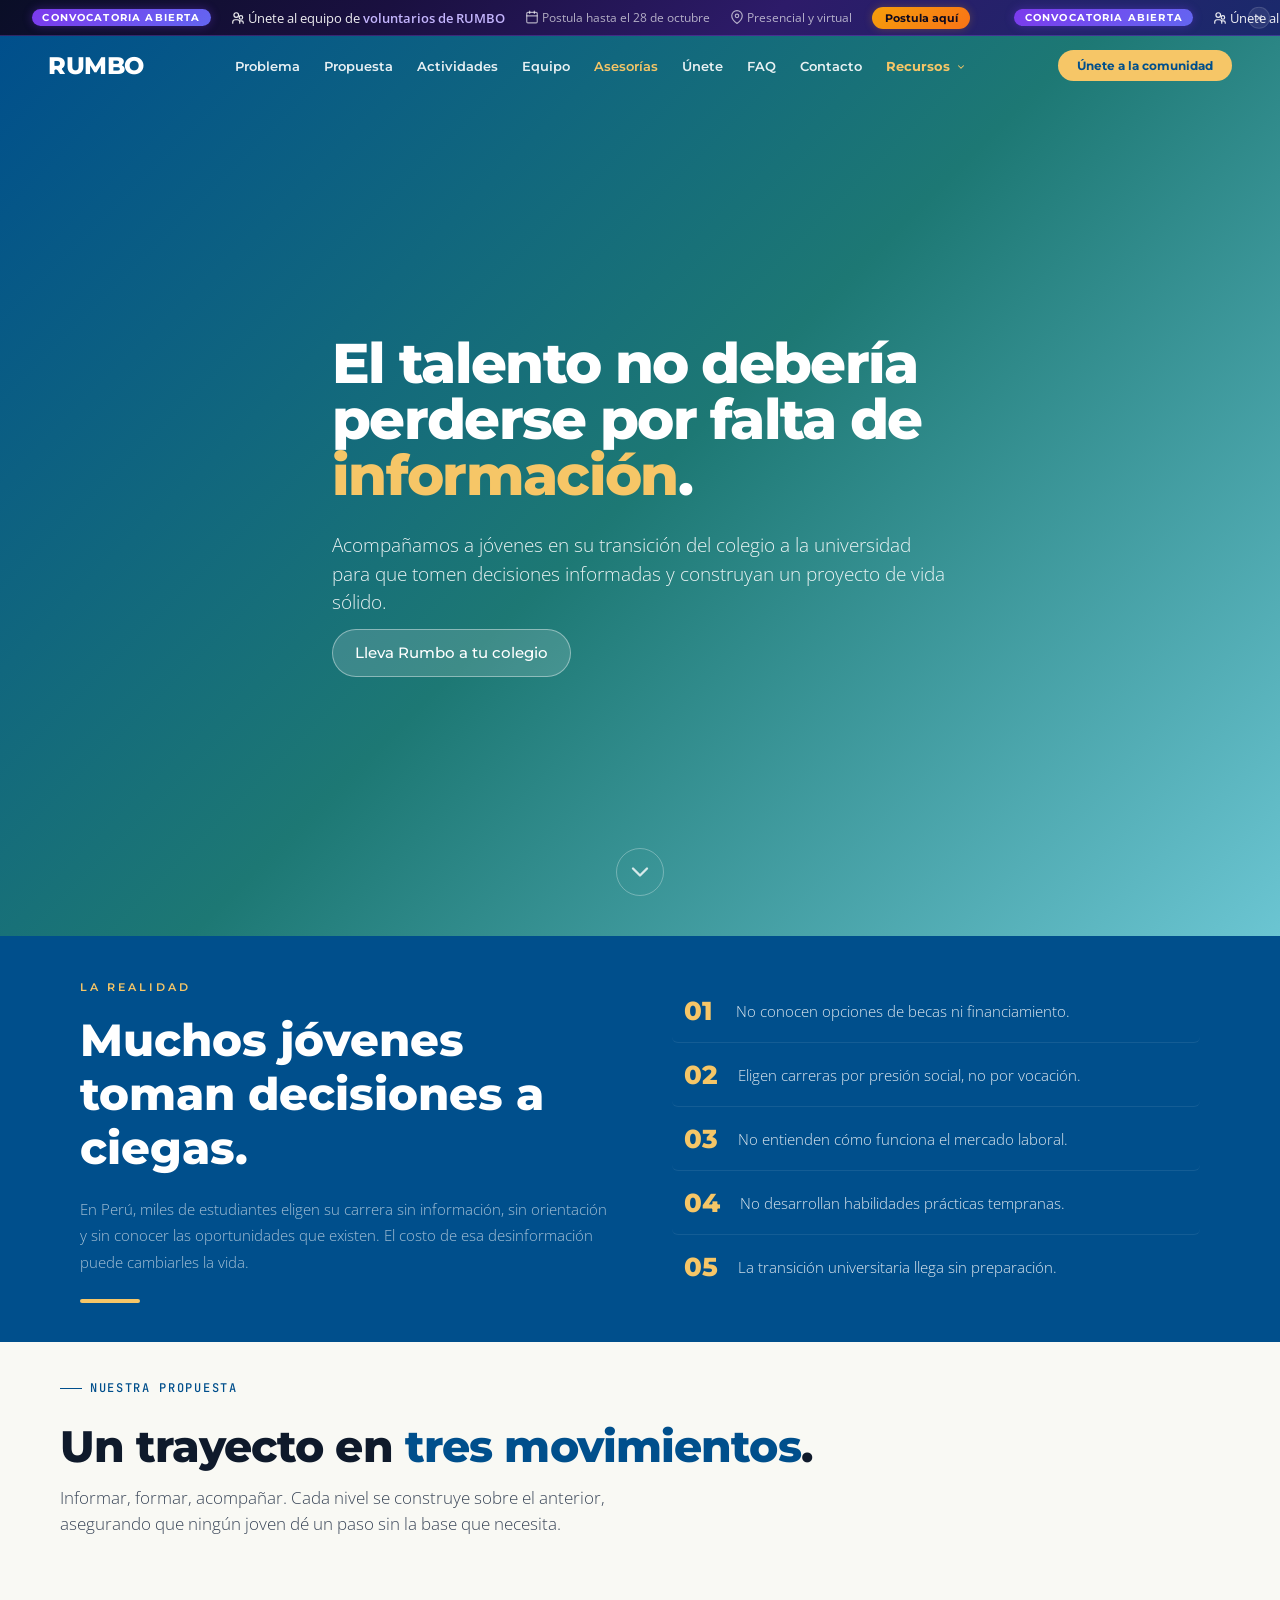
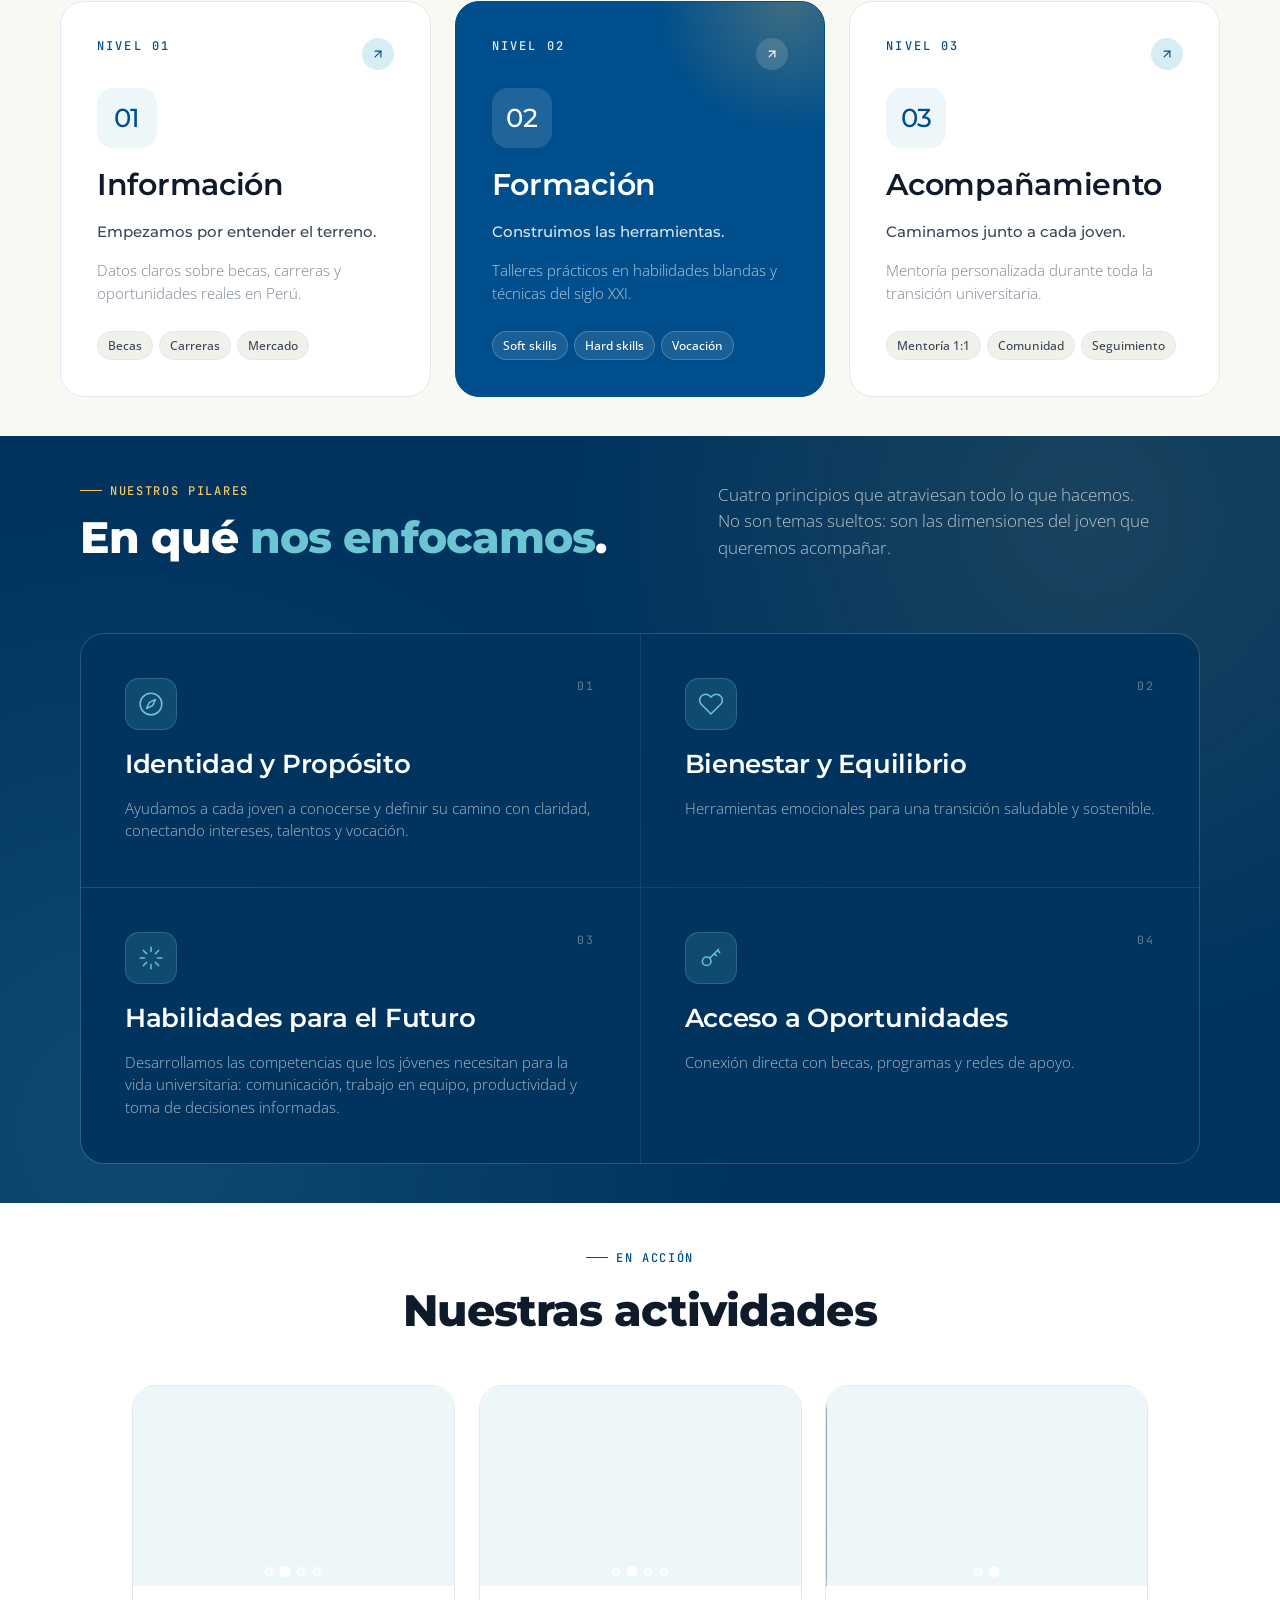
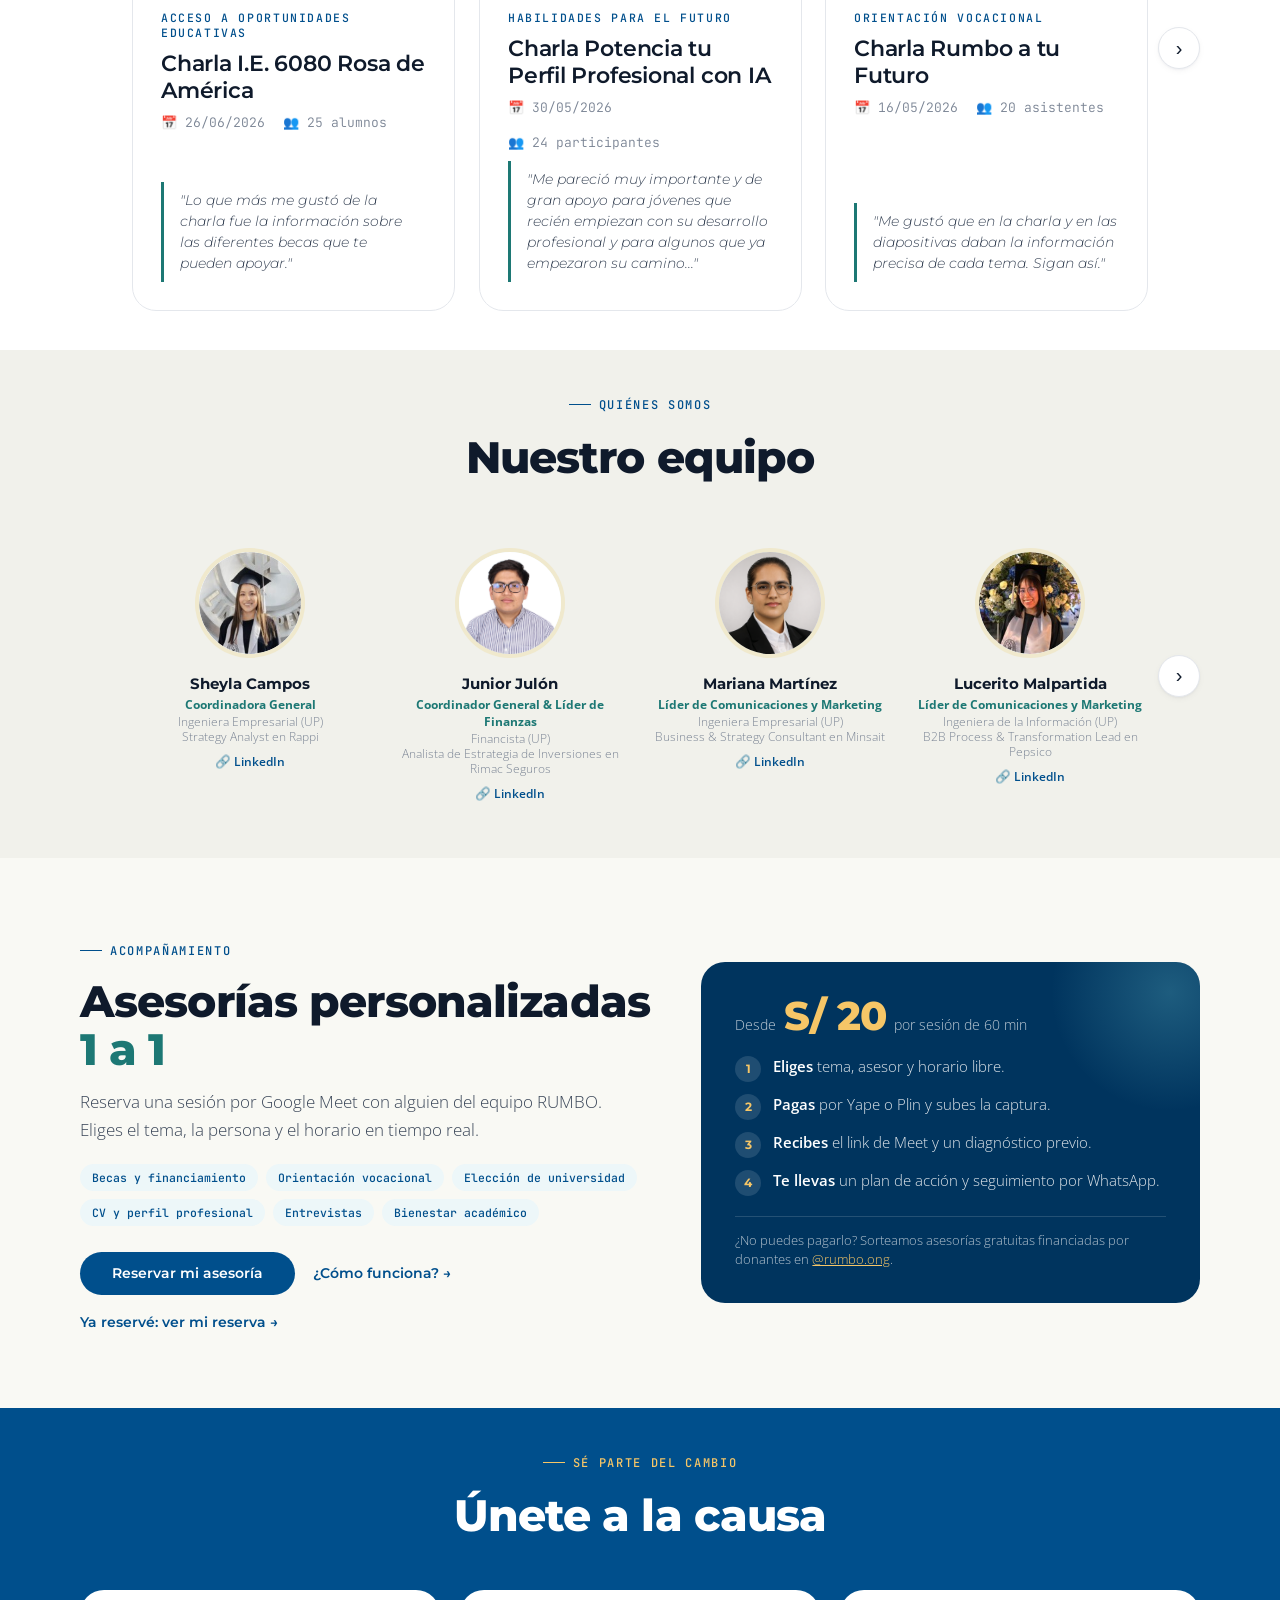
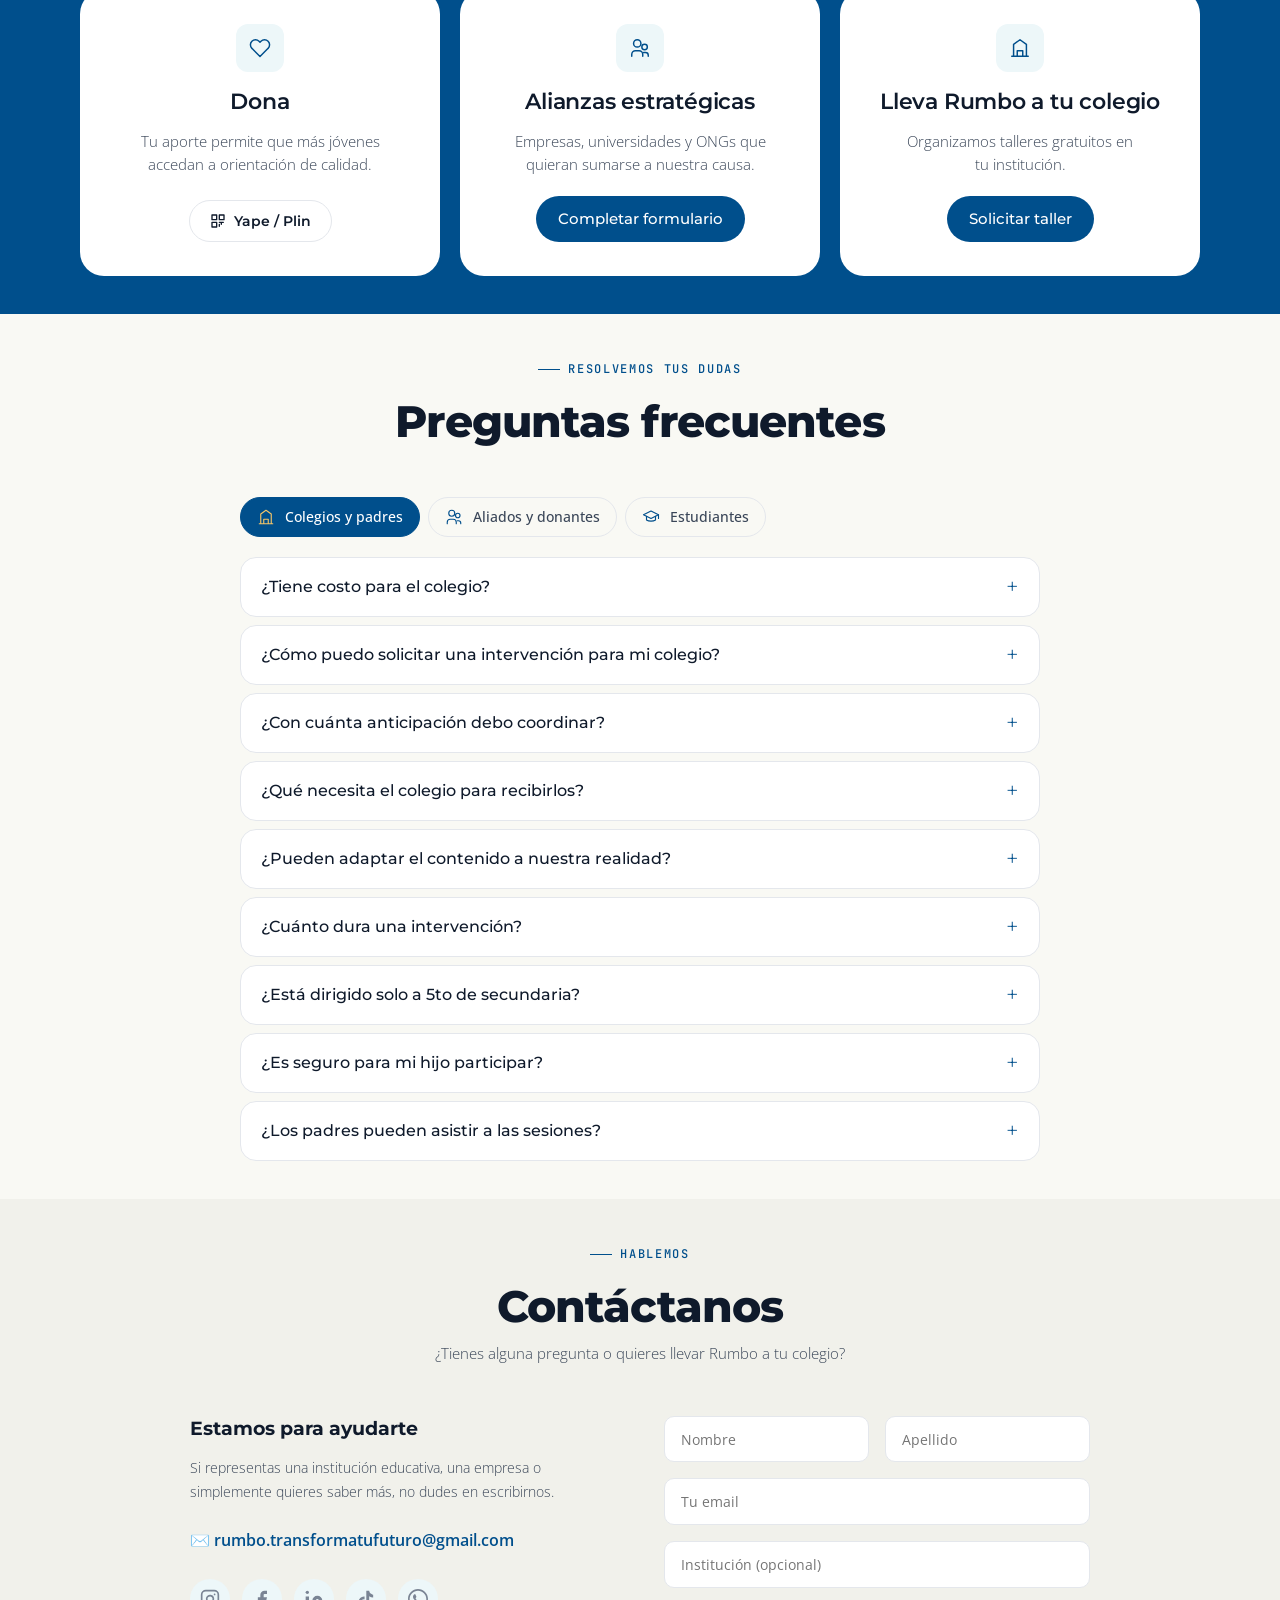
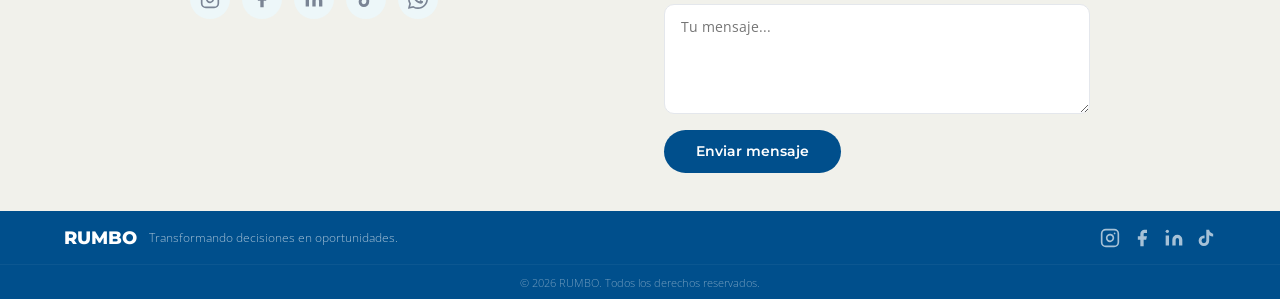
<file: index.html>
<!DOCTYPE html>
<!-- Banner de anuncios ACTIVO: convocatoria de voluntarios (cierra el 28/10/2026).
     Para apagarlo: agrega class="sin-banner" a <html>. Para otro anuncio, cambia
     el texto, la fecha y el enlace dentro de <div class="announcement-banner">. -->
<html lang="es">
<head>
  <meta charset="UTF-8" />
  <meta name="viewport" content="width=device-width, initial-scale=1.0" />
  <meta name="referrer" content="strict-origin-when-cross-origin">
  <title>Rumbo</title>
  <meta name="description" content="RUMBO acompaña a jóvenes peruanos en su transición del colegio a la universidad con orientación vocacional, talleres y mentoría gratuita.">
  <meta property="og:title" content="RUMBO · Transformando decisiones en oportunidades">
  <meta property="og:description" content="Acompañamos a jóvenes peruanos en su transición del colegio a la universidad.">
  <meta property="og:type" content="website">
  <meta name="twitter:card" content="summary_large_image">
  <link rel="icon" href="assets/logo.png" type="image/png">
  <link rel="preconnect" href="https://fonts.googleapis.com">
  <link rel="preconnect" href="https://fonts.gstatic.com" crossorigin>
  <link href="https://fonts.googleapis.com/css2?family=Montserrat:wght@400;500;600;700;800&family=Open+Sans:wght@300;400;500;600&family=JetBrains+Mono:wght@400;500&display=swap" rel="stylesheet">
  <link rel="stylesheet" href="css/styles.css?v=15">
  <script>
    /* Bloquea el scroll mientras se muestra la pantalla de carga.
       El temporizador es una red de seguridad: si main.js fallara,
       la pantalla se retira igual y la página queda usable. */
    document.documentElement.classList.add('is-loading');
    setTimeout(function () {
      document.documentElement.classList.remove('is-loading');
      var l = document.getElementById('rumboLoader');
      if (l) l.classList.add('is-done');
    }, 6000);
  </script>
  <noscript>
    <style>
      .rumbo-loader { display: none !important; }
      html.is-loading, html.is-loading body { overflow: auto !important; }
    </style>
  </noscript>
</head>
<body>

  <!-- ═══ Pantalla de carga ═══ -->
  <div class="rumbo-loader" id="rumboLoader" role="status" aria-live="polite" aria-label="Cargando RUMBO">
    <div class="loader-stars" aria-hidden="true">
      <i class="loader-star"></i><i class="loader-star"></i><i class="loader-star"></i>
      <i class="loader-star"></i><i class="loader-star"></i><i class="loader-star"></i>
    </div>

    <svg class="loader-rocket" viewBox="0 0 120 190" fill="none" xmlns="http://www.w3.org/2000/svg" aria-hidden="true">
      <!-- llama -->
      <path class="loader-flame" d="M60 122 C72 144 74 160 60 178 C46 160 48 144 60 122 Z"
            fill="rgba(255,255,255,.22)" stroke="rgba(255,255,255,.55)" stroke-width="2.5" stroke-linejoin="round"/>
      <path class="loader-flame-inner" d="M60 134 C66 147 67 155 60 166 C53 155 54 147 60 134 Z"
            fill="rgba(255,255,255,.62)"/>
      <!-- aletas -->
      <path d="M35 88 C20 100 13 116 13 134 L35 120 Z"
            fill="rgba(255,255,255,.16)" stroke="#fff" stroke-width="3.5" stroke-linejoin="round"/>
      <path d="M85 88 C100 100 107 116 107 134 L85 120 Z"
            fill="rgba(255,255,255,.16)" stroke="#fff" stroke-width="3.5" stroke-linejoin="round"/>
      <!-- tobera -->
      <path d="M45 118 L75 118 L70 132 L50 132 Z"
            fill="rgba(255,255,255,.16)" stroke="#fff" stroke-width="3.5" stroke-linejoin="round"/>
      <!-- fuselaje -->
      <path d="M60 8 C76 30 85 60 85 92 L85 118 L35 118 L35 92 C35 60 44 30 60 8 Z"
            fill="rgba(255,255,255,.14)" stroke="#fff" stroke-width="4" stroke-linejoin="round"/>
      <!-- escotilla -->
      <circle cx="60" cy="62" r="14" fill="rgba(255,255,255,.28)" stroke="#fff" stroke-width="3.5"/>
      <!-- costura -->
      <path d="M38 102 L82 102" stroke="rgba(255,255,255,.6)" stroke-width="3" stroke-linecap="round"/>
    </svg>

    <div class="loader-brand">
      <span class="loader-wordmark">RUMBO</span>
      <span class="loader-tagline">Transformando decisiones en oportunidades</span>
      <div class="loader-bar" aria-hidden="true"><span></span></div>
    </div>
  </div>

  <nav class="navbar" id="navbar">
    <div class="nav-inner">
      <a href="#" class="logo">RUMBO</a>
      <ul class="nav-links">
        <li><a href="#problema">Problema</a></li>
        <li><a href="#propuesta">Propuesta</a></li>
        <li><a href="#actividades">Actividades</a></li>
        <li><a href="#equipo">Equipo</a></li>
        <!-- Temporal: apunta a la sección del index hasta que asesorias.html esté lista. -->
        <li><a href="#asesorias" class="nav-asesorias">Asesorías</a></li>
        <li><a href="#unete">Únete</a></li>
        <li><a href="#faq">FAQ</a></li>
        <li><a href="#contacto">Contacto</a></li>
        <li class="nav-dropdown" id="navDropdown">
          <button type="button"
                  class="nav-dropdown-trigger"
                  id="navDropdownTrigger"
                  aria-haspopup="true"
                  aria-expanded="false"
                  aria-controls="navDropdownMenu">
            Recursos
            <svg class="nav-caret" width="10" height="10" viewBox="0 0 24 24" fill="none"
                 stroke="currentColor" stroke-width="2.5" stroke-linecap="round" stroke-linejoin="round"
                 aria-hidden="true"><polyline points="6 9 12 15 18 9"/></svg>
          </button>
          <ul class="nav-dropdown-menu" id="navDropdownMenu" role="menu" aria-labelledby="navDropdownTrigger">
            <li role="none">
              <a href="becas.html" role="menuitem">
                <span class="ndm-icon" aria-hidden="true">🎓</span>
                <span>
                  <span class="ndm-title">Becas Perú 2026</span>
                  <span class="ndm-desc">Directorio de convocatorias activas</span>
                </span>
              </a>
            </li>
            <li role="none">
              <a href="universidades.html" role="menuitem">
                <span class="ndm-icon" aria-hidden="true">🏛️</span>
                <span>
                  <span class="ndm-title">Universidades y admisión</span>
                  <span class="ndm-desc">Modalidades y portales oficiales</span>
                </span>
              </a>
            </li>
          </ul>
        </li>
      </ul>
      <a href="https://chat.whatsapp.com/KsVmqItYyRJ4pqZ1NrZdtC"
         target="_blank" rel="noopener noreferrer" class="nav-cta">
        Únete a la comunidad
      </a>
      <button class="nav-toggle" id="navToggle" aria-label="Menú">☰</button>
    </div>
    <div class="mobile-menu" id="mobileMenu">
      <a href="#problema">Problema</a>
      <a href="#propuesta">Propuesta</a>
      <a href="#actividades">Actividades</a>
      <a href="#equipo">Equipo</a>
      <a href="#asesorias">Asesorías personalizadas</a>
      <a href="#unete">Únete</a>
      <a href="#faq">FAQ</a>
      <a href="#contacto">Contacto</a>
      <div class="mobile-dropdown" id="mobileDropdown">
        <button type="button" class="mobile-dropdown-trigger" id="mobileDropdownTrigger"
                aria-expanded="false" aria-controls="mobileDropdownPanel">
          Recursos
          <svg class="mobile-caret" width="12" height="12" viewBox="0 0 24 24" fill="none"
               stroke="currentColor" stroke-width="2.5" stroke-linecap="round" stroke-linejoin="round"
               aria-hidden="true"><polyline points="6 9 12 15 18 9"/></svg>
        </button>
        <div class="mobile-dropdown-panel" id="mobileDropdownPanel">
          <a href="becas.html">🎓 Becas Perú 2026</a>
          <a href="universidades.html">🏛️ Universidades y admisión</a>
        </div>
      </div>
    </div>
  </nav>

  <!-- ═══ Banner de anuncios: convocatoria de voluntarios 2026 ═══ -->
  <div class="announcement-banner" id="announcementBanner">
    <a href="https://docs.google.com/forms/d/e/1FAIpQLSe_E2thQggUJJZOou6Uax_aNDsCe-A3G_6u7HzC5ResFCE0nA/viewform"
       target="_blank" rel="noopener noreferrer" class="banner-link">
      <div class="banner-track">
        <div class="banner-content">
          <span class="banner-badge">Convocatoria abierta</span>
          <span class="banner-text"><svg class="banner-icon" viewBox="0 0 24 24" fill="none" stroke="currentColor" stroke-width="2" stroke-linecap="round" stroke-linejoin="round" aria-hidden="true"><circle cx="9" cy="7" r="4"/><circle cx="17" cy="11" r="3"/><path d="M3 21v-2a4 4 0 014-4h4a4 4 0 014 4v2M21 21v-1a3 3 0 00-3-3h-2"/></svg> Únete al equipo de <strong>voluntarios de RUMBO</strong></span>
          <span class="banner-detail"><svg class="banner-icon" viewBox="0 0 24 24" fill="none" stroke="currentColor" stroke-width="2" stroke-linecap="round" stroke-linejoin="round" aria-hidden="true"><rect x="3" y="4" width="18" height="18" rx="2"/><line x1="16" y1="2" x2="16" y2="6"/><line x1="8" y1="2" x2="8" y2="6"/><line x1="3" y1="10" x2="21" y2="10"/></svg> Postula hasta el 28 de octubre</span>
          <span class="banner-detail"><svg class="banner-icon" viewBox="0 0 24 24" fill="none" stroke="currentColor" stroke-width="2" stroke-linecap="round" stroke-linejoin="round" aria-hidden="true"><path d="M21 10c0 7-9 13-9 13s-9-6-9-13a9 9 0 0 1 18 0z"/><circle cx="12" cy="10" r="3"/></svg> Presencial y virtual</span>
          <span class="banner-cta">Postula aquí</span>

          <span class="banner-badge">Convocatoria abierta</span>
          <span class="banner-text"><svg class="banner-icon" viewBox="0 0 24 24" fill="none" stroke="currentColor" stroke-width="2" stroke-linecap="round" stroke-linejoin="round" aria-hidden="true"><circle cx="9" cy="7" r="4"/><circle cx="17" cy="11" r="3"/><path d="M3 21v-2a4 4 0 014-4h4a4 4 0 014 4v2M21 21v-1a3 3 0 00-3-3h-2"/></svg> Únete al equipo de <strong>voluntarios de RUMBO</strong></span>
          <span class="banner-detail"><svg class="banner-icon" viewBox="0 0 24 24" fill="none" stroke="currentColor" stroke-width="2" stroke-linecap="round" stroke-linejoin="round" aria-hidden="true"><rect x="3" y="4" width="18" height="18" rx="2"/><line x1="16" y1="2" x2="16" y2="6"/><line x1="8" y1="2" x2="8" y2="6"/><line x1="3" y1="10" x2="21" y2="10"/></svg> Postula hasta el 28 de octubre</span>
          <span class="banner-detail"><svg class="banner-icon" viewBox="0 0 24 24" fill="none" stroke="currentColor" stroke-width="2" stroke-linecap="round" stroke-linejoin="round" aria-hidden="true"><path d="M21 10c0 7-9 13-9 13s-9-6-9-13a9 9 0 0 1 18 0z"/><circle cx="12" cy="10" r="3"/></svg> Presencial y virtual</span>
          <span class="banner-cta">Postula aquí</span>
        </div>
        <!-- Duplicate for seamless loop -->
        <div class="banner-content" aria-hidden="true">
          <span class="banner-badge">Convocatoria abierta</span>
          <span class="banner-text"><svg class="banner-icon" viewBox="0 0 24 24" fill="none" stroke="currentColor" stroke-width="2" stroke-linecap="round" stroke-linejoin="round" aria-hidden="true"><circle cx="9" cy="7" r="4"/><circle cx="17" cy="11" r="3"/><path d="M3 21v-2a4 4 0 014-4h4a4 4 0 014 4v2M21 21v-1a3 3 0 00-3-3h-2"/></svg> Únete al equipo de <strong>voluntarios de RUMBO</strong></span>
          <span class="banner-detail"><svg class="banner-icon" viewBox="0 0 24 24" fill="none" stroke="currentColor" stroke-width="2" stroke-linecap="round" stroke-linejoin="round" aria-hidden="true"><rect x="3" y="4" width="18" height="18" rx="2"/><line x1="16" y1="2" x2="16" y2="6"/><line x1="8" y1="2" x2="8" y2="6"/><line x1="3" y1="10" x2="21" y2="10"/></svg> Postula hasta el 28 de octubre</span>
          <span class="banner-detail"><svg class="banner-icon" viewBox="0 0 24 24" fill="none" stroke="currentColor" stroke-width="2" stroke-linecap="round" stroke-linejoin="round" aria-hidden="true"><path d="M21 10c0 7-9 13-9 13s-9-6-9-13a9 9 0 0 1 18 0z"/><circle cx="12" cy="10" r="3"/></svg> Presencial y virtual</span>
          <span class="banner-cta">Postula aquí</span>

          <span class="banner-badge">Convocatoria abierta</span>
          <span class="banner-text"><svg class="banner-icon" viewBox="0 0 24 24" fill="none" stroke="currentColor" stroke-width="2" stroke-linecap="round" stroke-linejoin="round" aria-hidden="true"><circle cx="9" cy="7" r="4"/><circle cx="17" cy="11" r="3"/><path d="M3 21v-2a4 4 0 014-4h4a4 4 0 014 4v2M21 21v-1a3 3 0 00-3-3h-2"/></svg> Únete al equipo de <strong>voluntarios de RUMBO</strong></span>
          <span class="banner-detail"><svg class="banner-icon" viewBox="0 0 24 24" fill="none" stroke="currentColor" stroke-width="2" stroke-linecap="round" stroke-linejoin="round" aria-hidden="true"><rect x="3" y="4" width="18" height="18" rx="2"/><line x1="16" y1="2" x2="16" y2="6"/><line x1="8" y1="2" x2="8" y2="6"/><line x1="3" y1="10" x2="21" y2="10"/></svg> Postula hasta el 28 de octubre</span>
          <span class="banner-detail"><svg class="banner-icon" viewBox="0 0 24 24" fill="none" stroke="currentColor" stroke-width="2" stroke-linecap="round" stroke-linejoin="round" aria-hidden="true"><path d="M21 10c0 7-9 13-9 13s-9-6-9-13a9 9 0 0 1 18 0z"/><circle cx="12" cy="10" r="3"/></svg> Presencial y virtual</span>
          <span class="banner-cta">Postula aquí</span>
        </div>
      </div>
    </a>
    <button class="banner-close" id="bannerClose" aria-label="Cerrar banner">
      <svg width="10" height="10" viewBox="0 0 24 24" fill="none" stroke="currentColor" stroke-width="2.5" stroke-linecap="round" stroke-linejoin="round"><line x1="18" y1="6" x2="6" y2="18"/><line x1="6" y1="6" x2="18" y2="18"/></svg>
    </button>
  </div>

  <section class="hero">
    <div class="container">
      <div class="hero-content">
        <h1>El talento no debería perderse por falta de <em>información</em>.</h1>
        <p class="hero-lede">Acompañamos a jóvenes en su transición del colegio a la universidad para que tomen decisiones informadas y construyan un proyecto de vida sólido.</p>
        <div class="hero-actions">
          <a href="#unete" class="btn-ghost">Lleva Rumbo a tu colegio</a>
        </div>
      </div>
    </div>
    <a href="#problema" class="hero-scroll-arrow" aria-label="Ir a la siguiente sección">
      <svg width="28" height="28" viewBox="0 0 24 24" fill="none" stroke="currentColor" stroke-width="2" stroke-linecap="round" stroke-linejoin="round"><polyline points="6 9 12 15 18 9"/></svg>
    </a>
  </section>

  <section id="problema" class="problem-section">
    <div class="container">
      <div class="problem-inner">
        <div class="problem-left fade-up">
          <span class="section-tag-light">La realidad</span>
          <h2>Muchos jóvenes toman decisiones a ciegas.</h2>
          <p>En Perú, miles de estudiantes eligen su carrera sin información, sin orientación y sin conocer las oportunidades que existen. El costo de esa desinformación puede cambiarles la vida.</p>
          <div class="problem-accent-line"></div>
        </div>
        <div class="problem-right">
          <ul class="problem-list" id="problemList">
            <li class="problem-item" style="transition-delay:0.1s">
              <span class="problem-num">01</span>
              <span class="problem-text">No conocen opciones de becas ni financiamiento.</span>
            </li>
            <li class="problem-item" style="transition-delay:0.2s">
              <span class="problem-num">02</span>
              <span class="problem-text">Eligen carreras por presión social, no por vocación.</span>
            </li>
            <li class="problem-item" style="transition-delay:0.3s">
              <span class="problem-num">03</span>
              <span class="problem-text">No entienden cómo funciona el mercado laboral.</span>
            </li>
            <li class="problem-item" style="transition-delay:0.4s">
              <span class="problem-num">04</span>
              <span class="problem-text">No desarrollan habilidades prácticas tempranas.</span>
            </li>
            <li class="problem-item" style="transition-delay:0.5s">
              <span class="problem-num">05</span>
              <span class="problem-text">La transición universitaria llega sin preparación.</span>
            </li>
          </ul>
        </div>
      </div>
    </div>
  </section>

  <section class="niv-section" id="propuesta">
    <div class="niv-inner">
      <header class="niv-head">
        <span class="eyebrow">Nuestra propuesta</span>
        <h2 class="niv-title">Un trayecto en <span class="accent">tres movimientos</span>.</h2>
        <p class="niv-lede">Informar, formar, acompañar. Cada nivel se construye sobre el anterior, asegurando que ningún joven dé un paso sin la base que necesita.</p>
      </header>
      <div class="niv-track" id="nivTrack" role="list">
        <article class="niv-card" role="listitem">
          <div class="niv-card-head">
            <span class="niv-num">NIVEL 01</span>
            <span class="niv-arrow"><svg width="14" height="14" viewBox="0 0 24 24" fill="none" stroke="currentColor" stroke-width="2" stroke-linecap="round" stroke-linejoin="round"><line x1="7" y1="17" x2="17" y2="7"/><polyline points="7 7 17 7 17 17"/></svg></span>
          </div>
          <div class="niv-glyph">01</div>
          <h3 class="niv-card-title">Información</h3>
          <p class="niv-sub">Empezamos por entender el terreno.</p>
          <p class="niv-desc">Datos claros sobre becas, carreras y oportunidades reales en Perú.</p>
          <div class="niv-tags"><span class="niv-tag">Becas</span><span class="niv-tag">Carreras</span><span class="niv-tag">Mercado</span></div>
        </article>
        <article class="niv-card featured" role="listitem">
          <div class="niv-card-head">
            <span class="niv-num">NIVEL 02</span>
            <span class="niv-arrow"><svg width="14" height="14" viewBox="0 0 24 24" fill="none" stroke="currentColor" stroke-width="2" stroke-linecap="round" stroke-linejoin="round"><line x1="7" y1="17" x2="17" y2="7"/><polyline points="7 7 17 7 17 17"/></svg></span>
          </div>
          <div class="niv-glyph">02</div>
          <h3 class="niv-card-title">Formación</h3>
          <p class="niv-sub">Construimos las herramientas.</p>
          <p class="niv-desc">Talleres prácticos en habilidades blandas y técnicas del siglo XXI.</p>
          <div class="niv-tags"><span class="niv-tag">Soft skills</span><span class="niv-tag">Hard skills</span><span class="niv-tag">Vocación</span></div>
        </article>
        <article class="niv-card" role="listitem">
          <div class="niv-card-head">
            <span class="niv-num">NIVEL 03</span>
            <span class="niv-arrow"><svg width="14" height="14" viewBox="0 0 24 24" fill="none" stroke="currentColor" stroke-width="2" stroke-linecap="round" stroke-linejoin="round"><line x1="7" y1="17" x2="17" y2="7"/><polyline points="7 7 17 7 17 17"/></svg></span>
          </div>
          <div class="niv-glyph">03</div>
          <h3 class="niv-card-title">Acompañamiento</h3>
          <p class="niv-sub">Caminamos junto a cada joven.</p>
          <p class="niv-desc">Mentoría personalizada durante toda la transición universitaria.</p>
          <div class="niv-tags"><span class="niv-tag">Mentoría 1:1</span><span class="niv-tag">Comunidad</span><span class="niv-tag">Seguimiento</span></div>
        </article>
      </div>
      <div class="niv-dots" id="nivDots" aria-hidden="true">
        <button class="niv-dot on" type="button" data-i="0" aria-label="Nivel 1"></button>
        <button class="niv-dot" type="button" data-i="1" aria-label="Nivel 2"></button>
        <button class="niv-dot" type="button" data-i="2" aria-label="Nivel 3"></button>
      </div>
    </div>
  </section>

  <section class="pil-section" id="pilares">
    <div class="pil-inner">
      <header class="pil-head">
        <div>
          <span class="pil-eyebrow">Nuestros pilares</span>
          <h2 class="pil-title">En qué <em>nos enfocamos</em>.</h2>
        </div>
        <p class="pil-lede">Cuatro principios que atraviesan todo lo que hacemos. No son temas sueltos: son las dimensiones del joven que queremos acompañar.</p>
      </header>
      <div class="pil-grid">
        <article class="pil-card">
          <div class="pil-card-head">
            <div class="pil-icon"><svg width="26" height="26" viewBox="0 0 24 24" fill="none" stroke="currentColor" stroke-width="1.4" stroke-linecap="round" stroke-linejoin="round"><circle cx="12" cy="12" r="10"/><path d="M16.2 7.8L13.5 13.5L7.8 16.2L10.5 10.5L16.2 7.8Z"/></svg></div>
            <span class="pil-num">01</span>
          </div>
          <h3>Identidad y Propósito</h3>
          <p>Ayudamos a cada joven a conocerse y definir su camino con claridad, conectando intereses, talentos y vocación.</p>
        </article>
        <article class="pil-card">
          <div class="pil-card-head">
            <div class="pil-icon"><svg width="26" height="26" viewBox="0 0 24 24" fill="none" stroke="currentColor" stroke-width="1.4" stroke-linecap="round" stroke-linejoin="round"><path d="M20.84 4.61a5.5 5.5 0 00-7.78 0L12 5.67l-1.06-1.06a5.5 5.5 0 00-7.78 7.78l1.06 1.06L12 21.23l7.78-7.78 1.06-1.06a5.5 5.5 0 000-7.78z"/></svg></div>
            <span class="pil-num">02</span>
          </div>
          <h3>Bienestar y Equilibrio</h3>
          <p>Herramientas emocionales para una transición saludable y sostenible.</p>
        </article>
        <article class="pil-card">
          <div class="pil-card-head">
            <div class="pil-icon"><svg width="26" height="26" viewBox="0 0 24 24" fill="none" stroke="currentColor" stroke-width="1.4" stroke-linecap="round" stroke-linejoin="round"><path d="M12 2v4M12 18v4M2 12h4M18 12h4M5 5l3 3M16 16l3 3M5 19l3-3M16 8l3-3"/></svg></div>
            <span class="pil-num">03</span>
          </div>
          <h3>Habilidades para el Futuro</h3>
          <p>Desarrollamos las competencias que los jóvenes necesitan para la vida universitaria: comunicación, trabajo en equipo, productividad y toma de decisiones informadas.</p>
        </article>
        <article class="pil-card">
          <div class="pil-card-head">
            <div class="pil-icon"><svg width="26" height="26" viewBox="0 0 24 24" fill="none" stroke="currentColor" stroke-width="1.4" stroke-linecap="round" stroke-linejoin="round"><circle cx="8" cy="15" r="4"/><path d="M10.85 12.15L19 4M18 5l2 2M15 8l2 2"/></svg></div>
            <span class="pil-num">04</span>
          </div>
          <h3>Acceso a Oportunidades</h3>
          <p>Conexión directa con becas, programas y redes de apoyo.</p>
        </article>
      </div>
    </div>
  </section>

  <section id="actividades" class="act-section"
           data-autoplay="true" data-autoplay-ms="3000">
    <div class="container">
      <header class="act-head fade-up">
        <span class="eyebrow">En acción</span>
        <h2 class="act-title">Nuestras actividades</h2>
      </header>

      <div class="carousel-outer fade-up" id="act-outer" role="region" aria-roledescription="carrusel" aria-label="Actividades de Rumbo">
        <div class="carousel-wrapper"><div class="carousel-track" id="activities-track" role="list">

          <article class="activity-slide" role="listitem">
            <div class="act-card">
              <div class="mini-photos">
                <img src="assets/actividades/Actividad 5 - Charla Colegio/actividad5-1.png"
                     alt="Charla I.E. 6080 Rosa de América"
                     loading="lazy" decoding="async">
                <img src="assets/actividades/Actividad 5 - Charla Colegio/actividad5-2.png"
                     alt="Charla I.E. 6080 Rosa de América - Participantes"
                     loading="lazy" decoding="async">
                <img src="assets/actividades/Actividad 5 - Charla Colegio/actividad5-3.png"
                     alt="Charla I.E. 6080 Rosa de América - Equipo"
                     loading="lazy" decoding="async">
                <img src="assets/actividades/Actividad 5 - Charla Colegio/actividad5-4.png"
                     alt="Charla I.E. 6080 Rosa de América - Momento"
                     loading="lazy" decoding="async">
              </div>
              <div class="act-body">
                <span class="act-tag">Acceso a Oportunidades Educativas</span>
                <h3>Charla I.E. 6080 Rosa de América</h3>
                <div class="act-meta">
                  <span>📅 26/06/2026</span>
                  <span>👥 25 alumnos</span>
                </div>
                <p class="act-quote">"Lo que más me gustó de la charla fue la información sobre las diferentes becas que te pueden apoyar."</p>
              </div>
            </div>
          </article>

          <article class="activity-slide" role="listitem">
            <div class="act-card">
              <div class="mini-photos">
                <img src="assets/actividades/Actividad 4 - Charla Potencial tu Perfil con IA/actividad4-charla-portencia-tu-perfil-con-IA-1.jpeg"
                     alt="Charla Potencia tu Perfil Profesional con IA"
                     loading="lazy" decoding="async">
                <img src="assets/actividades/Actividad 4 - Charla Potencial tu Perfil con IA/actividad4-charla-portencia-tu-perfil-con-IA-2.jpeg"
                     alt="Charla Potencia tu Perfil Profesional con IA - Participantes"
                     loading="lazy" decoding="async">
                <img src="assets/actividades/Actividad 4 - Charla Potencial tu Perfil con IA/actividad4-charla-portencia-tu-perfil-con-IA-3.png"
                     alt="Charla Potencia tu Perfil Profesional con IA - Equipo"
                     loading="lazy" decoding="async">
                <img src="assets/actividades/Actividad 4 - Charla Potencial tu Perfil con IA/actividad4-charla-portencia-tu-perfil-con-IA-4.png"
                     alt="Charla Potencia tu Perfil Profesional con IA - Equipo"
                     loading="lazy" decoding="async">
              </div>
              <div class="act-body">
                <span class="act-tag">Habilidades para el futuro</span>
                <h3>Charla Potencia tu Perfil Profesional con IA</h3>
                <div class="act-meta">
                  <span>📅 30/05/2026</span>
                  <span>👥 24 participantes</span>
                </div>
                <p class="act-quote">"Me pareció muy importante y de gran apoyo para jóvenes que recién empiezan con su desarrollo profesional y para algunos que ya empezaron su camino..."</p>
              </div>
            </div>
          </article>

          <article class="activity-slide" role="listitem">
            <div class="act-card">
              <div class="mini-photos">
                <img src="assets/actividades/Actividad 3 - Charla Rumbo a tu Futuro/actividad3-charla-rumbo-a-tu-futuro-1.jpg"
                     alt="Charla Rumbo a tu Futuro"
                     loading="lazy" decoding="async">
                <img src="assets/actividades/Actividad 3 - Charla Rumbo a tu Futuro/actividad3-charla-rumbo-a-tu-futuro-2.jpg"
                     alt="Charla Rumbo a tu Futuro - Participantes"
                     loading="lazy" decoding="async">
              </div>
              <div class="act-body">
                <span class="act-tag">Orientación vocacional</span>
                <h3>Charla Rumbo a tu Futuro</h3>
                <div class="act-meta">
                  <span>📅 16/05/2026</span>
                  <span>👥 20 asistentes</span>
                </div>
                <p class="act-quote">"Me gustó que en la charla y en las diapositivas daban la información precisa de cada tema. Sigan así."</p>
              </div>
            </div>
          </article>

          <article class="activity-slide" role="listitem">
            <div class="act-card">
              <div class="mini-photos">
                <img src="assets/actividades/Actividad 2 - Charla Construye tu Rumbo/actividad2-charla-universitarios-1.jpeg"
                     alt="Charla Construyendo tu Rumbo"
                     loading="lazy" decoding="async">
                <img src="assets/actividades/Actividad 2 - Charla Construye tu Rumbo/actividad2-charla-universitarios-2.jpeg"
                     alt="Charla Construyendo tu Rumbo"
                     loading="lazy" decoding="async">
                <img src="assets/actividades/Actividad 2 - Charla Construye tu Rumbo/actividad2-charla-universitarios-3.jpg"
                     alt="Charla Construyendo tu Rumbo"
                     loading="lazy" decoding="async">
              </div>
              <div class="act-body">
                <span class="act-tag">Habilidades para el futuro</span>
                <h3>Charla Construye tu Rumbo</h3>
                <div class="act-meta">
                  <span>📅 18/04/2026</span>
                  <span>👥 14 estudiantes</span>
                </div>
                <p class="act-quote">"Me gustó que compartieran experiencias reales y que dijeran que es importante empezar desde hoy. No es algo que siempre te dicen, pero hace mucha diferencia."</p>
              </div>
            </div>
          </article>

          <article class="activity-slide" role="listitem">
            <div class="act-card">
              <div class="mini-photos">
                <img src="assets/actividades/Actividad 1 - Charla IEE Edelmira del Pando/actividad1-edelmira-del-pando-1.jpg"
                     alt="Taller en IEE Edelmira del Pando"
                     loading="lazy" decoding="async">
                <img src="assets/actividades/Actividad 1 - Charla IEE Edelmira del Pando/actividad1-edelmira-del-pando-2.jpg"
                     alt="Taller en IEE Edelmira del Pando - Equipo"
                     loading="lazy" decoding="async">
              </div>
              <div class="act-body">
                <span class="act-tag">Orientación vocacional</span>
                <h3>IEE Edelmira del Pando</h3>
                <div class="act-meta">
                  <span>📅 28/11/2025</span>
                  <span>👥 33 estudiantes</span>
                </div>
                <p class="act-quote">"Se que en el futuro habra mucho por descubrir y aprender, tengo miedo pero quiero ser valiente por quienes amo y por mi futuro."</p>
              </div>
            </div>
          </article>

        </div>
        </div>
        <button type="button" class="carousel-btn prev" aria-label="Ver actividades anteriores" onclick="slideCarousel('activities',-1)">‹</button>
        <button type="button" class="carousel-btn next" aria-label="Ver actividades siguientes" onclick="slideCarousel('activities',1)">›</button>
      </div>
    </div>
  </section>

  <section id="equipo" class="section section-cream">
    <div class="container">
      <header class="team-head fade-up">
        <span class="eyebrow">Quiénes somos</span>
        <h2 class="team-title">Nuestro equipo</h2>
      </header>
      <div class="carousel-outer fade-up" id="team-outer">
        <div class="carousel-wrapper"><div class="carousel-track" id="team-track">

          <div class="team-slide"><div class="team-card">
            <div class="team-avatar"><img draggable="false" oncontextmenu="return false" src="assets/team/sheyla-campos.jpg" alt="Sheyla Campos"></div>
            <h3>Sheyla Campos</h3>
            <p class="role">Coordinadora General</p>
            <p class="org">Ingeniera Empresarial (UP)<br>Strategy Analyst en Rappi</p>
            <a href="https://www.linkedin.com/in/sheyla-campos-gonzales" class="linkedin-link" target="_blank" rel="noopener noreferrer">🔗 LinkedIn</a>
          </div></div>

          <div class="team-slide"><div class="team-card">
            <div class="team-avatar"><img draggable="false" oncontextmenu="return false" src="assets/team/junior-julon.jpg" alt="Junior Julón"></div>
            <h3>Junior Julón</h3>
            <p class="role">Coordinador General & Líder de Finanzas</p>
            <p class="org">Financista (UP)<br>Analista de Estrategia de Inversiones en Rimac Seguros</p>
            <a href="https://www.linkedin.com/in/juniorjulon/" class="linkedin-link" target="_blank" rel="noopener noreferrer">🔗 LinkedIn</a>
          </div></div>

          <div class="team-slide"><div class="team-card">
            <div class="team-avatar"><img draggable="false" oncontextmenu="return false" src="assets/team/mariana-martinez.jpg" alt="Mariana Martínez"></div>
            <h3>Mariana Martínez</h3>
            <p class="role">Líder de Comunicaciones y Marketing</p>
            <p class="org">Ingeniera Empresarial (UP)<br>Business & Strategy Consultant en Minsait</p>
            <a href="https://www.linkedin.com/in/marianamartinezd/" class="linkedin-link" target="_blank" rel="noopener noreferrer">🔗 LinkedIn</a>
          </div></div>

          <div class="team-slide"><div class="team-card">
            <div class="team-avatar"><img draggable="false" oncontextmenu="return false" src="assets/team/lucerito-malpartida.jpg" alt="Lucerito Malpartida"></div>
            <h3>Lucerito Malpartida</h3>
            <p class="role">Líder de Comunicaciones y Marketing</p>
            <p class="org">Ingeniera de la Información (UP)<br>B2B Process & Transformation Lead en Pepsico</p>
            <a href="https://www.linkedin.com/in/luceritomj/" class="linkedin-link" target="_blank" rel="noopener noreferrer">🔗 LinkedIn</a>
          </div></div>

          <div class="team-slide"><div class="team-card">
            <div class="team-avatar"><img draggable="false" oncontextmenu="return false" src="assets/team/breinner-ramos.jpg" alt="Breinner Ramos"></div>
            <h3>Breinner Ramos</h3>
            <p class="role">Líder de Operaciones y Proyectos</p>
            <p class="org">Ingeniero Empresarial (UP)<br>Consultor & Account Executive en Tuxpas</p>
            <a href="https://www.linkedin.com/in/breinner-ramos-rodriguez/" class="linkedin-link" target="_blank" rel="noopener noreferrer">🔗 LinkedIn</a>
          </div></div>

          <div class="team-slide"><div class="team-card">
            <div class="team-avatar"><img draggable="false" oncontextmenu="return false" src="assets/team/maria-arias.jpg" alt="María Arias"></div>
            <h3>María Arias</h3>
            <p class="role">Líder de Operaciones y Proyectos</p>
            <p class="org">Ingeniera de la Información (UP)<br>Consultora de Analítica en Pacífico Seguros</p>
            <a href="https://www.linkedin.com/in/maria-emilia-arias-condori/" class="linkedin-link" target="_blank" rel="noopener noreferrer">🔗 LinkedIn</a>
          </div></div>

          <div class="team-slide"><div class="team-card">
            <div class="team-avatar"><img draggable="false" oncontextmenu="return false" src="assets/team/blanca-mondalgo.jpeg" alt="Blanca Mondalgo"></div>
            <h3>Blanca Mondalgo</h3>
            <p class="role">Líder de Gestión de Aprendizaje</p>
            <p class="org">Administradora (UP)<br>Analista de Riesgo Crediticio en BCP</p>
            <a href="https://www.linkedin.com/in/blanca-mondalgo-murga-125747201/" class="linkedin-link" target="_blank" rel="noopener noreferrer">🔗 LinkedIn</a>
          </div></div>

          <div class="team-slide"><div class="team-card">
            <div class="team-avatar"><img draggable="false" oncontextmenu="return false" src="assets/team/carla-valderrama.jpeg" alt="Carla Valderrama"></div>
            <h3>Carla Valderrama</h3>
            <p class="role">Líder de Gestión de Aprendizaje</p>
            <p class="org">Ingeniera Empresarial (UP)<br>Líder de Proyectos en BPL</p>
            <a href="https://www.linkedin.com/in/carlasofiavalderrama/" class="linkedin-link" target="_blank" rel="noopener noreferrer">🔗 LinkedIn</a>
          </div></div>

          <div class="team-slide"><div class="team-card">
            <div class="team-avatar"><img draggable="false" oncontextmenu="return false" src="assets/team/nicol-contreras.jpg" alt="Nicol Contreras"></div>
            <h3>Nicol Contreras</h3>
            <p class="role">Co-Fundadora</p>
            <p class="org">Ingeniera Empresarial (UP)<br>BSc Management & Digital Innovation de la Universidad de Londres</p>
            <a href="https://www.linkedin.com/in/nicol-guadalupe-contreras-mendoza-20351921a" class="linkedin-link" target="_blank" rel="noopener noreferrer">🔗 LinkedIn</a>
          </div></div>

        </div>
        </div>
        <button type="button" class="carousel-btn prev" aria-label="Ver integrantes anteriores" onclick="slideCarousel('team',-1)">‹</button>
        <button type="button" class="carousel-btn next" aria-label="Ver integrantes siguientes" onclick="slideCarousel('team',1)">›</button>
      </div>
    </div>
  </section>

  <!-- ═══ Asesorías personalizadas (resumen; por ahora la reserva se coordina por WhatsApp) ═══ -->
  <section id="asesorias" class="ase-section">
    <div class="container">
      <div class="ase-grid">
        <div class="ase-texto fade-up">
          <span class="eyebrow">Acompañamiento</span>
          <h2 class="ase-title">Asesorías personalizadas <em>1 a 1</em></h2>
          <p class="ase-lede">Reserva una sesión por Google Meet con alguien del equipo RUMBO. Eliges el tema, la persona y el horario en tiempo real.</p>
          <ul class="ase-temas" aria-label="Temas de asesoría">
            <li>Becas y financiamiento</li><li>Orientación vocacional</li><li>Elección de universidad</li>
            <li>CV y perfil profesional</li><li>Entrevistas</li><li>Bienestar académico</li>
          </ul>
          <div class="ase-acciones">
            <a href="asesorias.html" class="btn btn-primary">Reservar mi asesoría</a>
            <a href="asesorias.html#como" class="ase-link">¿Cómo funciona? →</a>
            <a href="mi-reserva.html" class="ase-link">Ya reservé: ver mi reserva →</a>
          </div>
        </div>
        <div class="ase-card fade-up">
          <div class="ase-precio"><span>Desde</span><strong>S/ 20</strong><span>por sesión de 60 min</span></div>
          <ol class="ase-pasos">
            <li><span><b>Eliges</b> tema, asesor y horario libre.</span></li>
            <li><span><b>Pagas</b> por Yape o Plin y subes la captura.</span></li>
            <li><span><b>Recibes</b> el link de Meet y un diagnóstico previo.</span></li>
            <li><span><b>Te llevas</b> un plan de acción y seguimiento por WhatsApp.</span></li>
          </ol>
          <p class="ase-nota">¿No puedes pagarlo? Sorteamos asesorías gratuitas financiadas por donantes en <a href="https://www.instagram.com/rumbo.ong/" target="_blank" rel="noopener noreferrer">@rumbo.ong</a>.</p>
        </div>
      </div>
    </div>
  </section>

  <section id="unete" class="unete-section">
    <div class="container">
      <header class="unete-head fade-up">
        <span class="eyebrow">Sé parte del cambio</span>
        <h2 class="unete-title">Únete a la causa</h2>
      </header>
      <div class="unete-grid">

        <div class="unete-card fade-up">
          <div class="unete-icon">
            <svg width="22" height="22" viewBox="0 0 24 24" fill="none" stroke="currentColor" stroke-width="1.6" stroke-linecap="round" stroke-linejoin="round"><path d="M20.84 4.61a5.5 5.5 0 00-7.78 0L12 5.67l-1.06-1.06a5.5 5.5 0 00-7.78 7.78l1.06 1.06L12 21.23l7.78-7.78 1.06-1.06a5.5 5.5 0 000-7.78z"/></svg>
          </div>
          <h3>Dona</h3>
          <p>Tu aporte permite que más jóvenes accedan a orientación de calidad.</p>
          <button class="btn-yape" onclick="toggleQR(this)">
            <svg width="16" height="16" viewBox="0 0 24 24" fill="none" stroke="currentColor" stroke-width="2" stroke-linecap="round" stroke-linejoin="round"><rect x="3" y="3" width="7" height="7"/><rect x="14" y="3" width="7" height="7"/><rect x="3" y="14" width="7" height="7"/><path d="M14 14h3v3M17 14h3M14 17v3"/></svg>
            <span class="btn-yape-label">Yape / Plin</span>
          </button>
          <div class="unete-qr-panel">
            <img src="assets/qr-donacion.jpg" alt="QR para donar a RUMBO">
          </div>
        </div>

        <div class="unete-card fade-up">
          <div class="unete-icon">
            <svg width="22" height="22" viewBox="0 0 24 24" fill="none" stroke="currentColor" stroke-width="1.6" stroke-linecap="round" stroke-linejoin="round"><circle cx="9" cy="7" r="4"/><circle cx="17" cy="11" r="3"/><path d="M3 21v-2a4 4 0 014-4h4a4 4 0 014 4v2M21 21v-1a3 3 0 00-3-3h-2"/></svg>
          </div>
          <h3>Alianzas estratégicas</h3>
          <p>Empresas, universidades y ONGs que quieran sumarse a nuestra causa.</p>
          <a href="https://forms.gle/E7XHsLKZHBvKnDrB9" target="_blank" rel="noopener noreferrer" class="btn-primary">Completar formulario</a>
        </div>

        <div class="unete-card fade-up">
          <div class="unete-icon">
            <svg width="22" height="22" viewBox="0 0 24 24" fill="none" stroke="currentColor" stroke-width="1.6" stroke-linecap="round" stroke-linejoin="round"><path d="M3 21h18M5 21V8l7-5 7 5v13M9 21v-6h6v6"/></svg>
          </div>
          <h3>Lleva Rumbo a tu colegio</h3>
          <p>Organizamos talleres gratuitos en tu institución.</p>
          <a href="https://forms.gle/E7XHsLKZHBvKnDrB9" target="_blank" rel="noopener noreferrer" class="btn-primary">Solicitar taller</a>
        </div>

      </div>
    </div>
  </section>

  <section id="faq" class="faq-section">
    <div class="faq-inner">
      <header class="faq-head fade-up">
        <span class="eyebrow">Resolvemos tus dudas</span>
        <h2 class="faq-title">Preguntas frecuentes</h2>
      </header>
      <div class="faq-tabs fade-up" id="faqTabs">
        <button class="faq-tab active" data-group="colegios">
          <svg viewBox="0 0 24 24" fill="none" stroke="currentColor" stroke-width="1.5" stroke-linecap="round" stroke-linejoin="round"><path d="M3 21h18M5 21V8l7-5 7 5v13M9 21v-6h6v6"/></svg>
          Colegios y padres
        </button>
        <button class="faq-tab" data-group="aliados">
          <svg viewBox="0 0 24 24" fill="none" stroke="currentColor" stroke-width="1.5" stroke-linecap="round" stroke-linejoin="round"><circle cx="9" cy="7" r="4"/><circle cx="17" cy="10" r="3"/><path d="M3 21v-2a4 4 0 014-4h4a4 4 0 014 4v2M21 21v-1a3 3 0 00-3-3h-1.5"/></svg>
          Aliados y donantes
        </button>
        <button class="faq-tab" data-group="estudiantes">
          <svg viewBox="0 0 24 24" fill="none" stroke="currentColor" stroke-width="1.5" stroke-linecap="round" stroke-linejoin="round"><path d="M2 9l10-5 10 5-10 5L2 9z"/><path d="M6 11v5c3 2 9 2 12 0v-5"/><path d="M22 9v5"/></svg>
          Estudiantes
        </button>
      </div>

      <div class="faq-group active fade-up" data-group="colegios">
        <details class="faq-item"><summary>¿Tiene costo para el colegio?</summary><div class="faq-item-body"><p>No, nuestras intervenciones son completamente gratuitas. Nos financiamos a través de donaciones y alianzas estratégicas.</p></div></details>
        <details class="faq-item"><summary>¿Cómo puedo solicitar una intervención para mi colegio?</summary><div class="faq-item-body"><p>Completa el formulario en "Únete" o escríbenos a <strong>rumbo.transformatufuturo@gmail.com</strong>. Coordinamos una reunión previa para entender las necesidades de tu institución.</p></div></details>
        <details class="faq-item"><summary>¿Con cuánta anticipación debo coordinar?</summary><div class="faq-item-body"><p>Recomendamos coordinar con al menos 2 semanas de anticipación para organizar el equipo y materiales.</p></div></details>
        <details class="faq-item"><summary>¿Qué necesita el colegio para recibirlos?</summary><div class="faq-item-body"><p>Solo un aula, idealmente con proyector. Nosotros llevamos todos los materiales. Si no hay proyector, también nos adaptamos.</p></div></details>
        <details class="faq-item"><summary>¿Pueden adaptar el contenido a nuestra realidad?</summary><div class="faq-item-body"><p>Sí. Antes de cada intervención ajustamos el contenido según el contexto e intereses del grupo.</p></div></details>
        <details class="faq-item"><summary>¿Cuánto dura una intervención?</summary><div class="faq-item-body"><p>Un taller individual dura entre 1 y 2 horas.</p></div></details>
        <details class="faq-item"><summary>¿Está dirigido solo a 5to de secundaria?</summary><div class="faq-item-body"><p>No. Trabajamos con estudiantes desde 3ro hasta 5to de secundaria, adaptando el contenido a cada nivel.</p></div></details>
        <details class="faq-item"><summary>¿Es seguro para mi hijo participar?</summary><div class="faq-item-body"><p>Sí. Todas nuestras intervenciones se realizan dentro del colegio, con coordinación previa de las autoridades del colegio.</p></div></details>
        <details class="faq-item"><summary>¿Los padres pueden asistir a las sesiones?</summary><div class="faq-item-body"><p>Depende del formato. En algunos programas organizamos sesiones especiales para padres. Consúltanos al coordinar.</p></div></details>
      </div>

      <div class="faq-group" data-group="aliados">
        <details class="faq-item"><summary>¿Cómo puedo apoyar a RUMBO?</summary><div class="faq-item-body"><p>Puedes donar, ser aliado institucional o llevar nuestros talleres a tu colegio. Escríbenos a <strong>rumbo.transformatufuturo@gmail.com</strong>.</p></div></details>
        <details class="faq-item"><summary>¿Son una organización sin fines de lucro?</summary><div class="faq-item-body"><p>Sí, RUMBO es una organización sin fines de lucro orientada al impacto social en la educación peruana.</p></div></details>
        <details class="faq-item"><summary>¿Emiten recibos por donaciones?</summary><div class="faq-item-body"><p>Estamos en proceso de formalización. Escríbenos para conocer el estado actual.</p></div></details>
      </div>

      <div class="faq-group" data-group="estudiantes">
        <details class="faq-item"><summary>¿Qué tipo de becas me pueden ayudar a conseguir?</summary><div class="faq-item-body"><p>Te informamos sobre Pronabec, Beca 18, universidades privadas y programas internacionales, adaptado a tu perfil.</p></div></details>
        <details class="faq-item"><summary>¿Necesito tener buen promedio para participar?</summary><div class="faq-item-body"><p>No. Nuestros talleres son para todos los estudiantes, sin importar su rendimiento académico.</p></div></details>
        <details class="faq-item"><summary>¿Atienden a alumnos de universidades públicas y privadas?</summary><div class="faq-item-body"><p>Sí. Nuestra orientación cubre públicas, privadas e institutos técnicos superiores.</p></div></details>
        <details class="faq-item"><summary>¿Cómo contactarlos si mi colegio no tiene convenio con RUMBO?</summary><div class="faq-item-body"><p>Escríbenos a <strong>rumbo.transformatufuturo@gmail.com</strong> o únete a nuestra comunidad de WhatsApp.</p></div></details>
        <details class="faq-item"><summary>¿Tienen redes sociales o comunidad donde pueda seguir aprendiendo?</summary><div class="faq-item-body"><p>Sí. Síguenos como <strong>@rumbo.ong</strong> en Instagram, TikTok, Facebook y LinkedIn. También tenemos comunidad de WhatsApp.</p></div></details>
        <details class="faq-item"><summary>¿Brindan asesorías personalizadas?</summary><div class="faq-item-body"><p>Sí, como parte de nuestro acompañamiento: sesiones 1 a 1 de 60 minutos por Google Meet sobre becas, orientación vocacional, elección de universidad, CV, entrevistas y bienestar. <a href="#asesorias"><strong>Mira cómo reservar aquí</strong></a>.</p></div></details>
      </div>

    </div>
  </section>

  <section id="contacto" class="contact-section">
    <div class="container">
      <header class="contact-head fade-up">
        <span class="eyebrow">Hablemos</span>
        <h2 class="contact-title">Contáctanos</h2>
        <p class="contact-lede">¿Tienes alguna pregunta o quieres llevar Rumbo a tu colegio?</p>
      </header>
      <div class="contact-grid fade-up">

        <div class="contact-info">
          <h3>Estamos para ayudarte</h3>
          <p>Si representas una institución educativa, una empresa o simplemente quieres saber más, no dudes en escribirnos.</p>
          <a href="mailto:rumbo.transformatufuturo@gmail.com" class="email-link">✉️ rumbo.transformatufuturo@gmail.com</a>
          <div class="contact-social">
            <a href="https://www.instagram.com/rumbo.ong/" target="_blank" rel="noopener noreferrer" aria-label="Instagram" title="Instagram">
              <svg class="social-icon" viewBox="0 0 24 24" fill="none" stroke="currentColor" stroke-width="2" stroke-linecap="round" stroke-linejoin="round">
                <rect x="2" y="2" width="20" height="20" rx="5" ry="5"/><path d="M16 11.37A4 4 0 1 1 12.63 8 4 4 0 0 1 16 11.37z"/><line x1="17.5" y1="6.5" x2="17.51" y2="6.5"/>
              </svg>
            </a>
            <a href="https://www.facebook.com/rumbo.ong" target="_blank" rel="noopener noreferrer" aria-label="Facebook" title="Facebook">
              <svg class="social-icon" viewBox="0 0 24 24" fill="currentColor">
                <path d="M18 2h-3a5 5 0 0 0-5 5v3H7v4h3v8h4v-8h3l1-4h-4V7a1 1 0 0 1 1-1h3z"/>
              </svg>
            </a>
            <a href="https://www.linkedin.com/company/rumbo-pe/" target="_blank" rel="noopener noreferrer" aria-label="LinkedIn" title="LinkedIn">
              <svg class="social-icon" viewBox="0 0 24 24" fill="currentColor">
                <path d="M16 8a6 6 0 0 1 6 6v7h-4v-7a2 2 0 0 0-2-2 2 2 0 0 0-2 2v7h-4v-7a6 6 0 0 1 6-6z"/><rect x="2" y="9" width="4" height="12"/><circle cx="4" cy="4" r="2"/>
              </svg>
            </a>
            <a href="https://www.tiktok.com/@rumbo.ong" target="_blank" rel="noopener noreferrer" aria-label="TikTok" title="TikTok">
              <svg class="social-icon" viewBox="0 0 24 24" fill="currentColor">
                <path d="M19.59 6.69a4.83 4.83 0 0 1-3.77-4.25V2h-3.45v13.67a2.89 2.89 0 0 1-2.88 2.5 2.89 2.89 0 0 1-2.89-2.89 2.89 2.89 0 0 1 2.89-2.89c.28 0 .54.04.79.1V9.01a6.27 6.27 0 0 0-.79-.05 6.34 6.34 0 0 0-6.34 6.34 6.34 6.34 0 0 0 6.34 6.34 6.34 6.34 0 0 0 6.33-6.34V8.69a8.18 8.18 0 0 0 4.78 1.52V6.75a4.85 4.85 0 0 1-1.01-.06z"/>
              </svg>
            </a>
            <a href="https://chat.whatsapp.com/KsVmqItYyRJ4pqZ1NrZdtC" target="_blank" rel="noopener noreferrer" aria-label="WhatsApp" title="Comunidad WhatsApp">
              <svg class="social-icon" viewBox="0 0 24 24" fill="currentColor">
                <path d="M17.472 14.382c-.297-.149-1.758-.867-2.03-.967-.273-.099-.471-.148-.67.15-.197.297-.767.966-.94 1.164-.173.199-.347.223-.644.075-.297-.15-1.255-.463-2.39-1.475-.883-.788-1.48-1.761-1.653-2.059-.173-.297-.018-.458.13-.606.134-.133.298-.347.446-.52.149-.174.198-.298.298-.497.099-.198.05-.371-.025-.52-.075-.149-.669-1.612-.916-2.207-.242-.579-.487-.5-.669-.51-.173-.008-.371-.01-.57-.01-.198 0-.52.074-.792.372-.272.297-1.04 1.016-1.04 2.479 0 1.462 1.065 2.875 1.213 3.074.149.198 2.096 3.2 5.077 4.487.709.306 1.262.489 1.694.625.712.227 1.36.195 1.871.118.571-.085 1.758-.719 2.006-1.413.248-.694.248-1.289.173-1.413-.074-.124-.272-.198-.57-.347z"/><path d="M12 0C5.373 0 0 5.373 0 12c0 2.117.553 4.104 1.523 5.829L.057 23.177a.5.5 0 0 0 .614.641l5.579-1.453A11.95 11.95 0 0 0 12 24c6.627 0 12-5.373 12-12S18.627 0 12 0zm0 22c-1.9 0-3.68-.524-5.2-1.435l-.372-.222-3.865 1.006 1.025-3.742-.241-.386A9.96 9.96 0 0 1 2 12C2 6.477 6.477 2 12 2s10 4.477 10 10-4.477 10-10 10z"/>
              </svg>
            </a>
          </div>
        </div>

        <form class="contact-form"
              action="https://formspree.io/f/xaqlrnae"
              method="POST"
              onsubmit="handleContactForm(event)">
          <div class="form-row">
            <input type="text" name="nombre" placeholder="Nombre" required>
            <input type="text" name="apellido" placeholder="Apellido" required>
          </div>
          <input type="email" name="email" placeholder="Tu email" required>
          <input type="text" name="institucion" placeholder="Institución (opcional)">
          <textarea name="mensaje" placeholder="Tu mensaje..." required></textarea>
          <button type="submit" class="btn btn-primary" style="align-self:flex-start;">Enviar mensaje</button>
          <div class="form-success" id="formSuccess">✅ ¡Mensaje enviado! Te responderemos pronto.</div>
        </form>

      </div>
    </div>
  </section>

  <footer class="footer">
    <div class="footer-main">
      <div class="footer-left">
        <span class="logo">RUMBO</span>
        <span class="tagline">Transformando decisiones en oportunidades.</span>
      </div>
      <div class="footer-social">
        <a href="https://www.instagram.com/rumbo.ong/" target="_blank" rel="noopener noreferrer" aria-label="Instagram">
          <svg class="social-icon" viewBox="0 0 24 24" fill="none" stroke="currentColor" stroke-width="2" stroke-linecap="round" stroke-linejoin="round">
            <rect x="2" y="2" width="20" height="20" rx="5" ry="5"/><path d="M16 11.37A4 4 0 1 1 12.63 8 4 4 0 0 1 16 11.37z"/><line x1="17.5" y1="6.5" x2="17.51" y2="6.5"/>
          </svg>
        </a>
        <a href="https://www.facebook.com/rumbo.ong" target="_blank" rel="noopener noreferrer" aria-label="Facebook">
          <svg class="social-icon" viewBox="0 0 24 24" fill="currentColor">
            <path d="M18 2h-3a5 5 0 0 0-5 5v3H7v4h3v8h4v-8h3l1-4h-4V7a1 1 0 0 1 1-1h3z"/>
          </svg>
        </a>
        <a href="https://www.linkedin.com/company/rumbo-pe/" target="_blank" rel="noopener noreferrer" aria-label="LinkedIn">
          <svg class="social-icon" viewBox="0 0 24 24" fill="currentColor">
            <path d="M16 8a6 6 0 0 1 6 6v7h-4v-7a2 2 0 0 0-2-2 2 2 0 0 0-2 2v7h-4v-7a6 6 0 0 1 6-6z"/><rect x="2" y="9" width="4" height="12"/><circle cx="4" cy="4" r="2"/>
          </svg>
        </a>
        <a href="https://www.tiktok.com/@rumbo.ong" target="_blank" rel="noopener noreferrer" aria-label="TikTok">
          <svg class="social-icon" viewBox="0 0 24 24" fill="currentColor">
            <path d="M19.59 6.69a4.83 4.83 0 0 1-3.77-4.25V2h-3.45v13.67a2.89 2.89 0 0 1-2.88 2.5 2.89 2.89 0 0 1-2.89-2.89 2.89 2.89 0 0 1 2.89-2.89c.28 0 .54.04.79.1V9.01a6.27 6.27 0 0 0-.79-.05 6.34 6.34 0 0 0-6.34 6.34 6.34 6.34 0 0 0 6.34 6.34 6.34 6.34 0 0 0 6.33-6.34V8.69a8.18 8.18 0 0 0 4.78 1.52V6.75a4.85 4.85 0 0 1-1.01-.06z"/>
          </svg>
        </a>
      </div>
    </div>
    <div class="footer-copy">© <span id="year"></span> RUMBO. Todos los derechos reservados.</div>
  </footer>

  <!-- ═══ Pop-up de actividades ═══
       Para anunciar otra actividad: cambia data-pop-id, data-pop-hasta (se oculta
       solo al pasar la fecha), la imagen y los textos.
       data-pop-frecuencia="siempre" lo muestra en cada recarga; "sesion" lo muestra
       una sola vez por visita. Ver DESIGN-SYSTEM.md → "Pop-up de actividades". -->
  <div class="pop-modal" id="popActividad"
       data-pop-id="convocatoria-voluntarios-2026"
       data-pop-hasta="2026-10-28T23:59:59-05:00"
       data-pop-frecuencia="siempre"
       data-pop-delay="700">
    <div class="pop-backdrop" data-pop-close></div>

    <div class="pop-card" role="dialog" aria-modal="true" tabindex="-1"
         aria-labelledby="popTitulo" aria-describedby="popTexto">

      <button type="button" class="pop-close" data-pop-close aria-label="Cerrar aviso">
        <svg viewBox="0 0 24 24" fill="none" stroke="currentColor" stroke-width="2.5" stroke-linecap="round" aria-hidden="true"><line x1="18" y1="6" x2="6" y2="18"/><line x1="6" y1="6" x2="18" y2="18"/></svg>
      </button>

      <div class="pop-poster">
        <img class="pop-poster-blur" src="assets/popup-convocatoria-voluntarios-2026.png" alt="" aria-hidden="true">
        <picture class="pop-poster-main">
          <img src="assets/popup-convocatoria-voluntarios-2026.png" width="1080" height="1350"
               alt="Afiche de la convocatoria de voluntariado RUMBO 2026. Únete al equipo: buscamos 6 voluntarios y 3 líderes para 7 áreas (Gestión Humana, Growth y Alianzas, Legal, Comunicaciones y Marketing, Proyectos y Operaciones, Gestión del Aprendizaje y Finanzas). Modalidad presencial y virtual. Cierre de postulación: 28 de octubre de 2026.">
        </picture>
      </div>

      <div class="pop-body">
        <span class="pop-eyebrow">Convocatoria abierta</span>
        <h2 id="popTitulo">Únete al equipo de RUMBO</h2>
        <p class="pop-lede" id="popTexto">
          Buscamos personas con ganas de aportar, aprender y crecer junto a
          nuestro equipo.
        </p>

        <ul class="pop-facts">
          <li>
            <svg viewBox="0 0 24 24" fill="none" stroke="currentColor" stroke-width="2" stroke-linecap="round" stroke-linejoin="round" aria-hidden="true"><rect x="3" y="4" width="18" height="18" rx="2"/><line x1="16" y1="2" x2="16" y2="6"/><line x1="8" y1="2" x2="8" y2="6"/><line x1="3" y1="10" x2="21" y2="10"/></svg>
            <strong>Postula hasta el miércoles 28 de octubre</strong>
          </li>
          <li>
            <svg viewBox="0 0 24 24" fill="none" stroke="currentColor" stroke-width="2" stroke-linecap="round" stroke-linejoin="round" aria-hidden="true"><circle cx="9" cy="7" r="4"/><circle cx="17" cy="11" r="3"/><path d="M3 21v-2a4 4 0 014-4h4a4 4 0 014 4v2M21 21v-1a3 3 0 00-3-3h-2"/></svg>
            <strong>Buscamos 6 voluntarios y 3 líderes</strong>
          </li>
          <li>
            <svg viewBox="0 0 24 24" fill="none" stroke="currentColor" stroke-width="2" stroke-linecap="round" stroke-linejoin="round" aria-hidden="true"><rect x="3" y="3" width="7" height="7" rx="1"/><rect x="14" y="3" width="7" height="7" rx="1"/><rect x="3" y="14" width="7" height="7" rx="1"/><rect x="14" y="14" width="7" height="7" rx="1"/></svg>
            <div><strong>7 áreas para elegir</strong><span>Legal, Finanzas, Marketing y más</span></div>
          </li>
          <li>
            <svg viewBox="0 0 24 24" fill="none" stroke="currentColor" stroke-width="2" stroke-linecap="round" stroke-linejoin="round" aria-hidden="true"><path d="M21 10c0 7-9 13-9 13s-9-6-9-13a9 9 0 0 1 18 0z"/><circle cx="12" cy="10" r="3"/></svg>
            <strong>Modalidad presencial y virtual</strong>
          </li>
        </ul>

        <div class="pop-footer">
          <div class="pop-actions">
            <a class="pop-cta" href="https://docs.google.com/forms/d/e/1FAIpQLSe_E2thQggUJJZOou6Uax_aNDsCe-A3G_6u7HzC5ResFCE0nA/viewform" target="_blank" rel="noopener noreferrer" data-pop-cta>
              Postula aquí
              <svg viewBox="0 0 24 24" fill="none" stroke="currentColor" stroke-width="2.5" stroke-linecap="round" stroke-linejoin="round" aria-hidden="true"><line x1="5" y1="12" x2="19" y2="12"/><polyline points="12 5 19 12 12 19"/></svg>
            </a>
            <button type="button" class="pop-dismiss" data-pop-close>Ahora no</button>
          </div>
          <p class="pop-note">Voluntariado RUMBO 2026</p>
        </div>
      </div>
    </div>
  </div>

  <script src="js/main.js?v=14"></script>

</body>
</html>
</file>
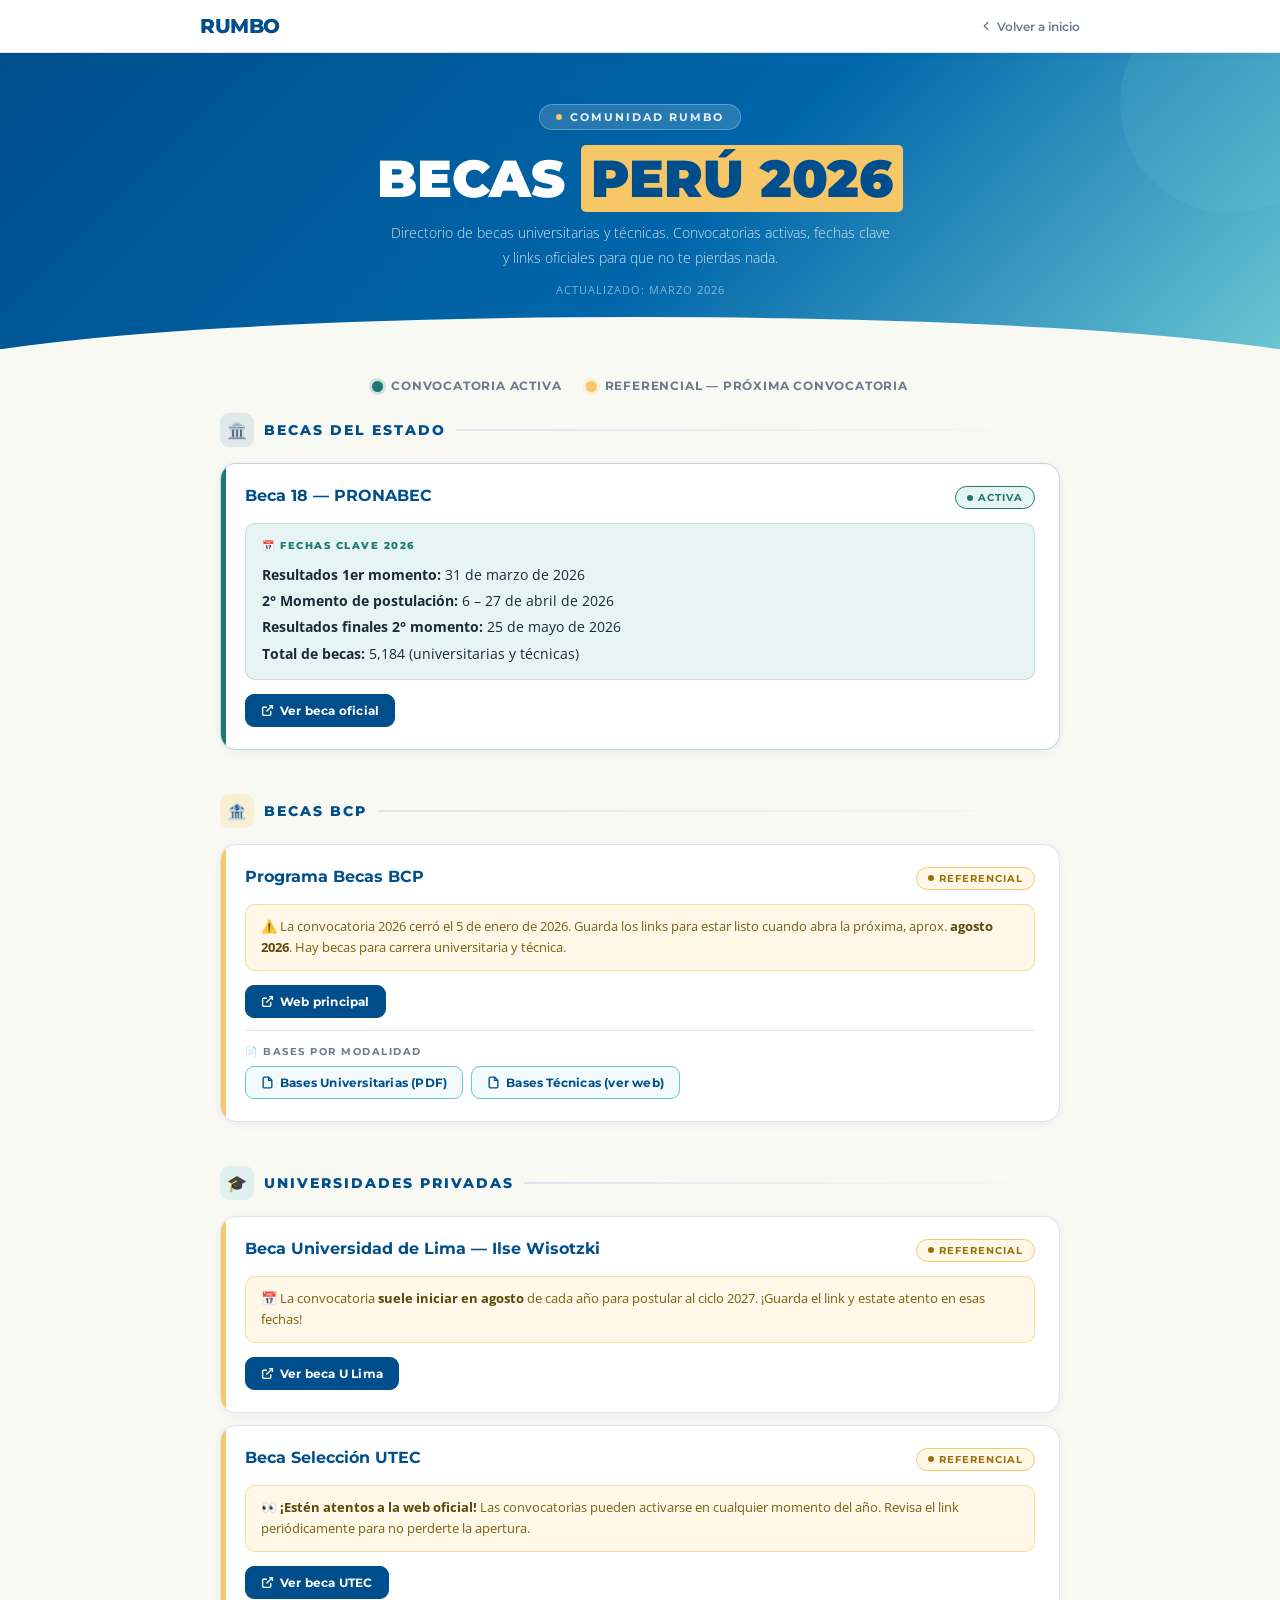
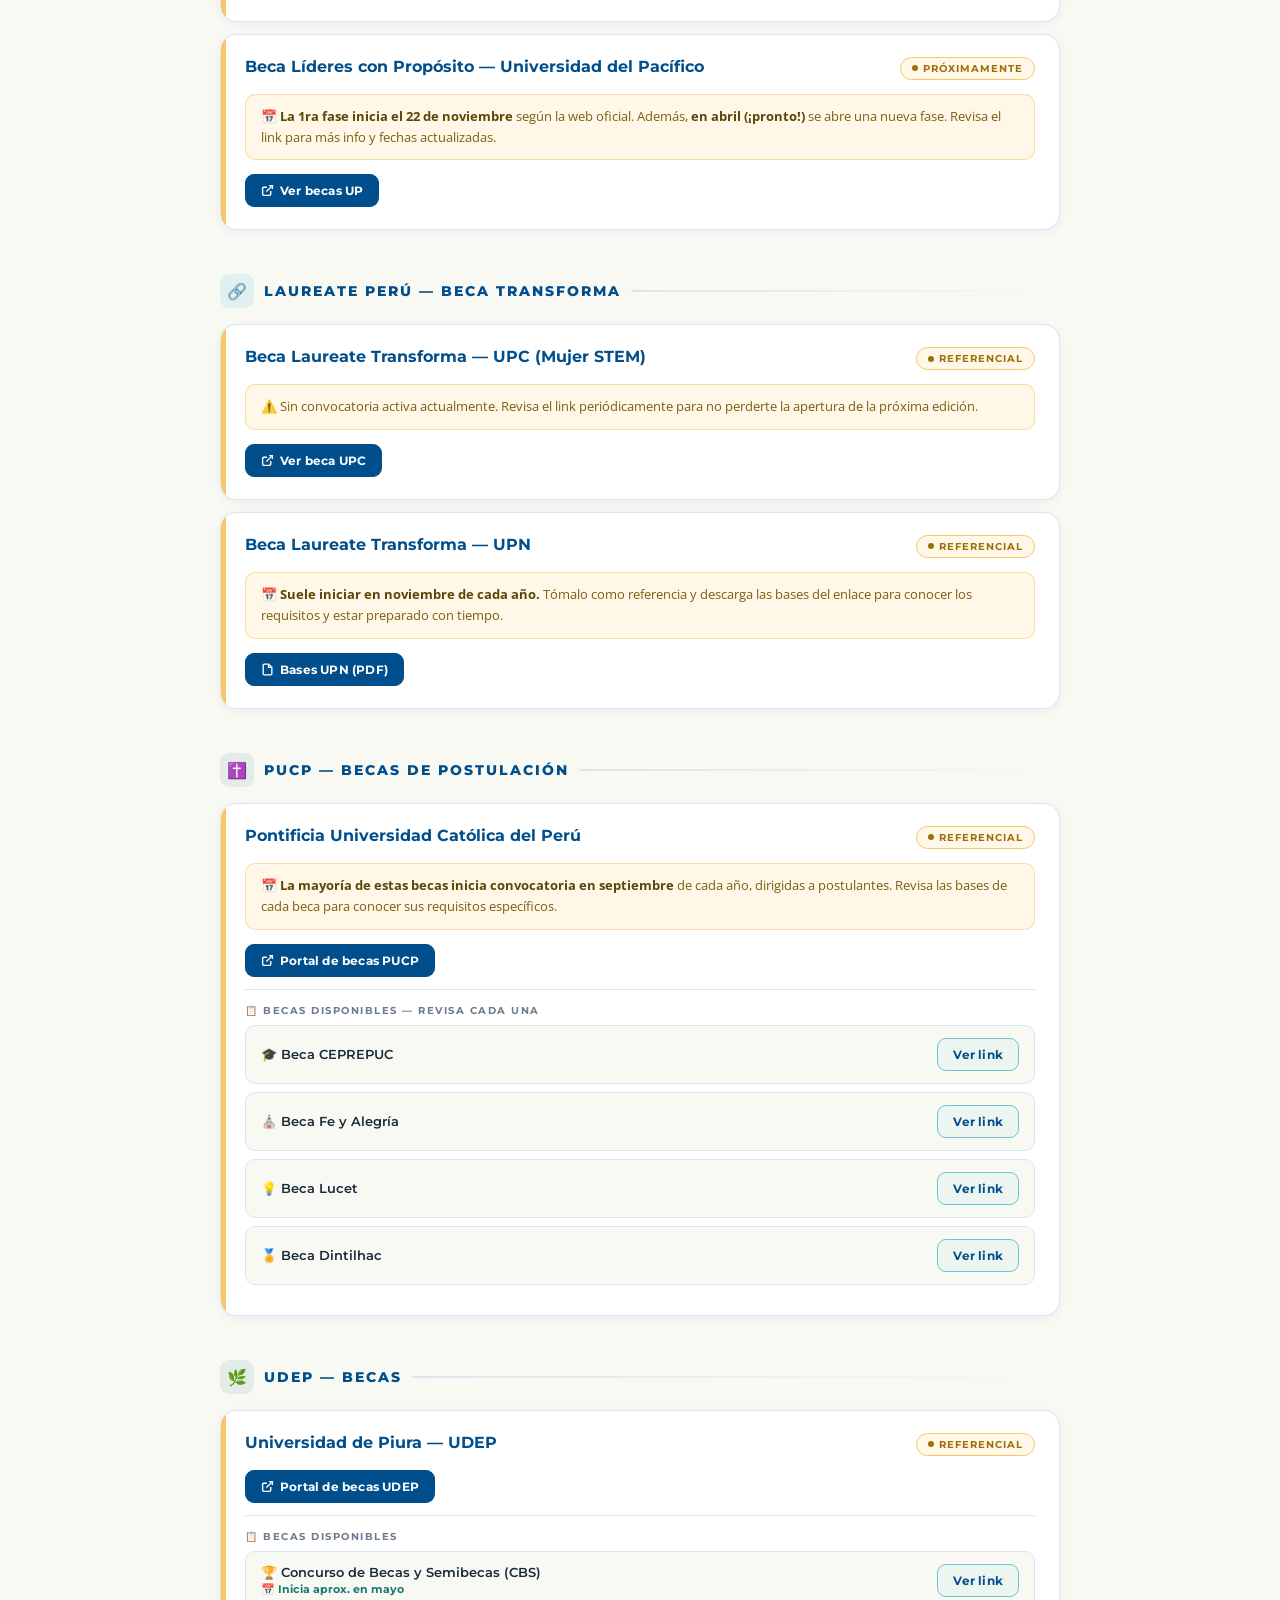
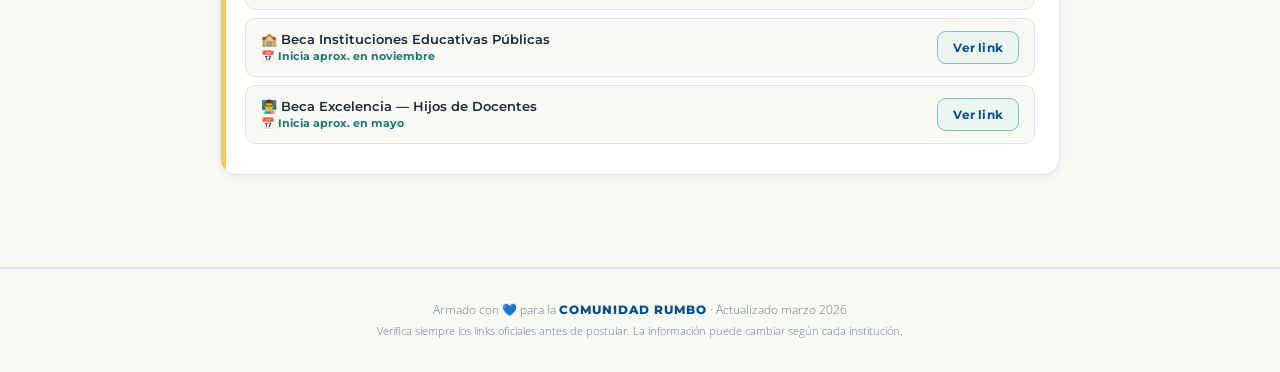
<file: becas.html>
<!DOCTYPE html>
<html lang="es">
<head>
<meta charset="UTF-8">
<meta name="viewport" content="width=device-width, initial-scale=1.0">
<title>Becas Perú 2026 — Comunidad Rumbo</title>
<link href="https://fonts.googleapis.com/css2?family=Montserrat:wght@300;400;600;700;800;900&family=Open+Sans:wght@300;400;600&display=swap" rel="stylesheet">
<style>
  :root {
    --celeste:   #6BC5D2;
    --azul:      #004F8C;
    --teal:      #1D7874;
    --amarillo:  #F6C667;
    --bg:        #F9F9F4;
    --white:     #ffffff;
    --text:      #1a2a3a;
    --muted:     #6b7a8d;
    --border:    #dce5ed;
    --active-bg: #e6f5f4;
    --ref-bg:    #fff8e8;
    --shadow-sm: 0 2px 10px rgba(0,79,140,0.07);
    --shadow-md: 0 8px 28px rgba(0,79,140,0.13);
  }
  * { box-sizing: border-box; margin: 0; padding: 0; }
  body {
    background: var(--bg);
    color: var(--text);
    font-family: 'Open Sans', sans-serif;
    font-weight: 400;
  }

  /* MINI-HEADER */
  .mini-header {
    background: var(--white);
    border-bottom: 1px solid var(--border);
    padding: 14px 24px;
    position: sticky;
    top: 0;
    z-index: 50;
    box-shadow: 0 1px 6px rgba(0,79,140,0.04);
  }
  .mini-header-inner {
    max-width: 880px;
    margin: 0 auto;
    display: flex;
    align-items: center;
    justify-content: space-between;
    gap: 16px;
  }
  .mini-logo {
    font-family: 'Montserrat', sans-serif;
    font-weight: 800;
    font-size: 1.25rem;
    letter-spacing: -0.5px;
    color: var(--azul);
    text-decoration: none;
    display: inline-flex;
    align-items: center;
    gap: 8px;
    transition: opacity 0.2s;
  }
  .mini-logo:hover { opacity: 0.75; }
  .mini-back {
    font-family: 'Montserrat', sans-serif;
    font-size: 12px;
    font-weight: 600;
    color: var(--muted);
    text-decoration: none;
    display: inline-flex;
    align-items: center;
    gap: 4px;
    transition: color 0.2s;
  }
  .mini-back:hover { color: var(--azul); }
  @media (max-width: 600px) {
    .mini-header { padding: 12px 16px; }
    .mini-back span { display: none; }
  }

  /* HERO */
  .hero {
    background: linear-gradient(135deg, var(--azul) 0%, #0066aa 55%, var(--celeste) 100%);
    padding: 50px 24px 52px;
    text-align: center;
    position: relative;
    overflow: hidden;
  }
  .hero::before {
    content: '';
    position: absolute;
    top: -60px; right: -60px;
    width: 220px; height: 220px;
    border-radius: 50%;
    background: rgba(107,197,210,0.15);
    pointer-events: none;
  }
  .hero::after {
    content: '';
    position: absolute;
    bottom: -32px; left: 50%;
    transform: translateX(-50%);
    width: 115%; height: 64px;
    background: var(--bg);
    border-radius: 50% 50% 0 0 / 100% 100% 0 0;
  }
  .hero-eyebrow {
    display: inline-flex;
    align-items: center;
    gap: 8px;
    background: rgba(255,255,255,0.15);
    border: 1px solid rgba(255,255,255,0.25);
    border-radius: 30px;
    padding: 5px 16px;
    font-family: 'Montserrat', sans-serif;
    font-weight: 700;
    font-size: 11px;
    letter-spacing: 2px;
    text-transform: uppercase;
    color: rgba(255,255,255,0.9);
    margin-bottom: 20px;
  }
  .hero-eyebrow .dot-w {
    width: 6px; height: 6px;
    border-radius: 50%;
    background: var(--amarillo);
  }
  .hero h1 {
    font-family: 'Montserrat', sans-serif;
    font-weight: 900;
    font-size: clamp(28px, 7vw, 52px);
    color: #fff;
    line-height: 1.1;
    margin-bottom: 14px;
  }
  .hero h1 em {
    font-style: normal;
    background: var(--amarillo);
    color: var(--azul);
    padding: 2px 10px;
    border-radius: 5px;
  }
  .hero p {
    font-size: 14px;
    color: rgba(255,255,255,0.82);
    max-width: 500px;
    margin: 0 auto 12px;
    line-height: 1.75;
    font-weight: 300;
  }
  .hero-date {
    font-size: 11px;
    color: rgba(255,255,255,0.5);
    letter-spacing: 1px;
    text-transform: uppercase;
  }

  /* LEGEND */
  .legend {
    display: flex;
    gap: 24px;
    justify-content: center;
    flex-wrap: wrap;
    padding: 30px 24px 4px;
  }
  .legend-item {
    display: flex;
    align-items: center;
    gap: 8px;
    font-size: 11.5px;
    color: var(--muted);
    font-weight: 700;
    font-family: 'Montserrat', sans-serif;
    text-transform: uppercase;
    letter-spacing: 0.8px;
  }
  .pip { width: 11px; height: 11px; border-radius: 50%; }
  .pip-active { background: var(--teal); box-shadow: 0 0 0 3px rgba(29,120,116,0.18); }
  .pip-ref    { background: var(--amarillo); box-shadow: 0 0 0 3px rgba(246,198,103,0.22); }

  /* MAIN */
  main { max-width: 880px; margin: 0 auto; padding: 16px 20px 80px; }

  /* SECTION HEAD */
  .sec-head {
    display: flex;
    align-items: center;
    gap: 10px;
    margin: 44px 0 16px;
  }
  .sec-head:first-of-type { margin-top: 0; }
  .sec-icon {
    width: 34px; height: 34px;
    border-radius: 9px;
    display: flex; align-items: center; justify-content: center;
    font-size: 16px; flex-shrink: 0;
  }
  .si-gov  { background: rgba(0,79,140,0.1); }
  .si-bank { background: rgba(246,198,103,0.22); }
  .si-uni  { background: rgba(107,197,210,0.18); }
  .si-teal { background: rgba(29,120,116,0.1); }
  .sec-head h2 {
    font-family: 'Montserrat', sans-serif;
    font-weight: 800;
    font-size: 13.5px;
    letter-spacing: 2px;
    text-transform: uppercase;
    color: var(--azul);
  }
  .sec-line { flex: 1; height: 2px; background: linear-gradient(to right, var(--border), transparent); border-radius: 2px; }

  /* CARD */
  .card {
    background: var(--white);
    border: 1.5px solid var(--border);
    border-radius: 16px;
    padding: 22px 24px;
    margin-bottom: 12px;
    box-shadow: var(--shadow-sm);
    transition: box-shadow .22s, transform .22s;
    position: relative;
    overflow: hidden;
  }
  .card::before {
    content: '';
    position: absolute;
    inset: 0 auto 0 0;
    width: 5px;
    border-radius: 16px 0 0 16px;
    background: var(--border);
  }
  .card.active { border-color: rgba(29,120,116,0.28); }
  .card.active::before { background: var(--teal); }
  .card.ref::before { background: var(--amarillo); }
  .card:hover { box-shadow: var(--shadow-md); transform: translateY(-2px); }

  .card-head {
    display: flex;
    align-items: flex-start;
    justify-content: space-between;
    gap: 10px;
    margin-bottom: 14px;
    flex-wrap: wrap;
  }
  .card-name {
    font-family: 'Montserrat', sans-serif;
    font-weight: 700;
    font-size: 16px;
    color: var(--azul);
    line-height: 1.3;
  }

  /* BADGE */
  .badge {
    display: inline-flex;
    align-items: center;
    gap: 5px;
    font-family: 'Montserrat', sans-serif;
    font-size: 10px;
    font-weight: 700;
    letter-spacing: 1px;
    text-transform: uppercase;
    padding: 4px 11px;
    border-radius: 20px;
    white-space: nowrap;
    flex-shrink: 0;
  }
  .b-active { background: var(--active-bg); color: var(--teal); border: 1.5px solid var(--teal); }
  .b-ref    { background: var(--ref-bg); color: #9a7008; border: 1.5px solid var(--amarillo); }
  .b-dot { width: 6px; height: 6px; border-radius: 50%; background: currentColor; }
  .b-active .b-dot { animation: blink 1.8s infinite; }
  @keyframes blink { 0%,100%{opacity:1;} 50%{opacity:.4;} }

  /* BOXES */
  .dates-box {
    background: var(--active-bg);
    border: 1px solid rgba(29,120,116,0.2);
    border-radius: 10px;
    padding: 12px 16px;
    margin-bottom: 14px;
    font-size: 13.5px;
    line-height: 1.95;
  }
  .dates-box .lbl {
    font-family: 'Montserrat', sans-serif;
    color: var(--teal);
    font-weight: 800;
    font-size: 10px;
    letter-spacing: 1.5px;
    text-transform: uppercase;
    display: block;
    margin-bottom: 6px;
  }
  .ref-box {
    background: var(--ref-bg);
    border: 1px solid rgba(246,198,103,0.55);
    border-radius: 10px;
    padding: 11px 15px;
    margin-bottom: 14px;
    font-size: 13px;
    color: #7a6010;
    line-height: 1.65;
  }
  .ref-box strong { color: #5a4808; }

  /* BUTTONS */
  .btns { display: flex; flex-wrap: wrap; gap: 8px; }
  .btn {
    display: inline-flex;
    align-items: center;
    gap: 6px;
    text-decoration: none;
    font-family: 'Montserrat', sans-serif;
    font-size: 12px;
    font-weight: 700;
    padding: 8px 15px;
    border-radius: 9px;
    border: 1.5px solid;
    transition: background .2s, color .2s, border-color .2s;
    letter-spacing: 0.2px;
    cursor: pointer;
  }
  .btn-primary { background: var(--azul); border-color: var(--azul); color: #fff; }
  .btn-primary:hover { background: #005fa5; border-color: #005fa5; }
  .btn-outline { background: rgba(107,197,210,0.09); border-color: var(--celeste); color: var(--azul); }
  .btn-outline:hover { background: var(--celeste); color: #fff; border-color: var(--celeste); }

  /* DIVIDER */
  .div { height: 1px; background: var(--border); margin: 10px 0 14px; }

  /* SUB-CARDS */
  .sub-lbl {
    font-family: 'Montserrat', sans-serif;
    font-size: 10px;
    font-weight: 700;
    text-transform: uppercase;
    letter-spacing: 1.5px;
    color: var(--muted);
    display: block;
    margin-bottom: 8px;
  }
  .sub-card {
    background: var(--bg);
    border: 1px solid var(--border);
    border-radius: 10px;
    padding: 12px 15px;
    margin-bottom: 8px;
    display: flex;
    align-items: center;
    justify-content: space-between;
    gap: 12px;
    flex-wrap: wrap;
    transition: background .2s, box-shadow .2s;
  }
  .sub-card:hover { background: #eef4fb; box-shadow: var(--shadow-sm); }
  .sub-card-name {
    font-family: 'Montserrat', sans-serif;
    font-size: 13px;
    font-weight: 600;
    color: var(--text);
  }
  .sub-date {
    font-family: 'Montserrat', sans-serif;
    font-size: 11px;
    font-weight: 700;
    color: var(--teal);
    margin-top: 2px;
  }

  /* FOOTER */
  footer {
    text-align: center;
    padding: 30px 20px;
    color: var(--muted);
    font-size: 12px;
    border-top: 2px solid var(--border);
    font-family: 'Open Sans', sans-serif;
    font-weight: 300;
    line-height: 1.8;
  }
  footer .brand { font-family:'Montserrat',sans-serif; font-weight:800; color:var(--azul); letter-spacing:1px; }

  svg { display:inline-block; vertical-align:middle; flex-shrink:0; }

  @media(max-width:600px){
    .card { padding: 16px 14px; }
    .hero { padding: 42px 16px 52px; }
    .sub-card { flex-direction: column; align-items: flex-start; }
  }
</style>
</head>
<body>

<header class="mini-header">
  <div class="mini-header-inner">
    <a href="index.html" class="mini-logo" aria-label="Volver a inicio RUMBO">RUMBO</a>
    <a href="index.html" class="mini-back" aria-label="Volver a inicio">
      <svg width="14" height="14" viewBox="0 0 24 24" fill="none" stroke="currentColor"
           stroke-width="2.5" stroke-linecap="round" stroke-linejoin="round" aria-hidden="true">
        <polyline points="15 18 9 12 15 6"/>
      </svg>
      <span>Volver a inicio</span>
    </a>
  </div>
</header>

<div class="hero">
  <div class="hero-eyebrow"><span class="dot-w"></span>Comunidad Rumbo</div>
  <h1>BECAS <em>PERÚ 2026</em></h1>
  <p>Directorio de becas universitarias y técnicas. Convocatorias activas, fechas clave y links oficiales para que no te pierdas nada.</p>
  <div class="hero-date">Actualizado: Marzo 2026</div>
</div>

<div class="legend">
  <div class="legend-item"><div class="pip pip-active"></div>Convocatoria activa</div>
  <div class="legend-item"><div class="pip pip-ref"></div>Referencial — próxima convocatoria</div>
</div>

<main>

  <!-- ═══ ESTADO ═══ -->
  <div class="sec-head">
    <div class="sec-icon si-gov">🏛️</div>
    <h2>Becas del Estado</h2>
    <div class="sec-line"></div>
  </div>

  <div class="card active">
    <div class="card-head">
      <div class="card-name">Beca 18 — PRONABEC</div>
      <span class="badge b-active"><span class="b-dot"></span>Activa</span>
    </div>
    <div class="dates-box">
      <span class="lbl">📅 Fechas clave 2026</span>
      <strong>Resultados 1er momento:</strong> 31 de marzo de 2026<br>
      <strong>2° Momento de postulación:</strong> 6 – 27 de abril de 2026<br>
      <strong>Resultados finales 2° momento:</strong> 25 de mayo de 2026<br>
      <strong>Total de becas:</strong> 5,184 (universitarias y técnicas)
    </div>
    <div class="btns">
      <a href="https://www.pronabec.gob.pe/beca-18/" target="_blank" class="btn btn-primary">
        <svg width="13" height="13" fill="none" stroke="currentColor" stroke-width="2.5" viewBox="0 0 24 24"><path d="M18 13v6a2 2 0 0 1-2 2H5a2 2 0 0 1-2-2V8a2 2 0 0 1 2-2h6"/><polyline points="15 3 21 3 21 9"/><line x1="10" y1="14" x2="21" y2="3"/></svg>
        Ver beca oficial
      </a>
    </div>
  </div>

  <!-- ═══ BCP ═══ -->
  <div class="sec-head">
    <div class="sec-icon si-bank">🏦</div>
    <h2>Becas BCP</h2>
    <div class="sec-line"></div>
  </div>

  <div class="card ref">
    <div class="card-head">
      <div class="card-name">Programa Becas BCP</div>
      <span class="badge b-ref"><span class="b-dot"></span>Referencial</span>
    </div>
    <div class="ref-box">
      ⚠️ La convocatoria 2026 cerró el 5 de enero de 2026. Guarda los links para estar listo cuando abra la próxima, aprox. <strong>agosto 2026</strong>. Hay becas para carrera universitaria y técnica.
    </div>
    <div class="btns" style="margin-bottom:12px">
      <a href="https://www.viabcp.com/becasbcp" target="_blank" class="btn btn-primary">
        <svg width="13" height="13" fill="none" stroke="currentColor" stroke-width="2.5" viewBox="0 0 24 24"><path d="M18 13v6a2 2 0 0 1-2 2H5a2 2 0 0 1-2-2V8a2 2 0 0 1 2-2h6"/><polyline points="15 3 21 3 21 9"/><line x1="10" y1="14" x2="21" y2="3"/></svg>
        Web principal
      </a>
    </div>
    <div class="div"></div>
    <span class="sub-lbl">📄 Bases por modalidad</span>
    <div class="btns">
      <a href="https://www.viabcp.com/wcm/connect/43113d12-d3e0-42b9-9b91-41569b963222/Bases+BU+2026+%281%29.pdf?MOD=AJPERES&attachment=false&id=1764949445436&pcid=viabcp:becasbcp:becas-bcp-carreras-universit:masivo:banner-secundario-2" target="_blank" class="btn btn-outline">
        <svg width="13" height="13" fill="none" stroke="currentColor" stroke-width="2.5" viewBox="0 0 24 24"><path d="M14 2H6a2 2 0 0 0-2 2v16a2 2 0 0 0 2 2h12a2 2 0 0 0 2-2V8z"/><polyline points="14 2 14 8 20 8"/></svg>
        Bases Universitarias (PDF)
      </a>
      <a href="https://www.viabcp.com/becasbcp" target="_blank" class="btn btn-outline">
        <svg width="13" height="13" fill="none" stroke="currentColor" stroke-width="2.5" viewBox="0 0 24 24"><path d="M14 2H6a2 2 0 0 0-2 2v16a2 2 0 0 0 2 2h12a2 2 0 0 0 2-2V8z"/><polyline points="14 2 14 8 20 8"/></svg>
        Bases Técnicas (ver web)
      </a>
    </div>
  </div>

  <!-- ═══ UNIVERSIDADES ═══ -->
  <div class="sec-head">
    <div class="sec-icon si-uni">🎓</div>
    <h2>Universidades Privadas</h2>
    <div class="sec-line"></div>
  </div>

  <!-- U Lima -->
  <div class="card ref">
    <div class="card-head">
      <div class="card-name">Beca Universidad de Lima — Ilse Wisotzki</div>
      <span class="badge b-ref"><span class="b-dot"></span>Referencial</span>
    </div>
    <div class="ref-box">
      📅 La convocatoria <strong>suele iniciar en agosto</strong> de cada año para postular al ciclo 2027. ¡Guarda el link y estate atento en esas fechas!
    </div>
    <div class="btns">
      <a href="https://www.ulima.edu.pe/beca-ulima-ilse-wisotzki" target="_blank" class="btn btn-primary">
        <svg width="13" height="13" fill="none" stroke="currentColor" stroke-width="2.5" viewBox="0 0 24 24"><path d="M18 13v6a2 2 0 0 1-2 2H5a2 2 0 0 1-2-2V8a2 2 0 0 1 2-2h6"/><polyline points="15 3 21 3 21 9"/><line x1="10" y1="14" x2="21" y2="3"/></svg>
        Ver beca U Lima
      </a>
    </div>
  </div>

  <!-- UTEC -->
  <div class="card ref">
    <div class="card-head">
      <div class="card-name">Beca Selección UTEC</div>
      <span class="badge b-ref"><span class="b-dot"></span>Referencial</span>
    </div>
    <div class="ref-box">
      👀 <strong>¡Estén atentos a la web oficial!</strong> Las convocatorias pueden activarse en cualquier momento del año. Revisa el link periódicamente para no perderte la apertura.
    </div>
    <div class="btns">
      <a href="https://pregrado.utec.edu.pe/landings/admision/concurso-beca-utec-seleccion" target="_blank" class="btn btn-primary">
        <svg width="13" height="13" fill="none" stroke="currentColor" stroke-width="2.5" viewBox="0 0 24 24"><path d="M18 13v6a2 2 0 0 1-2 2H5a2 2 0 0 1-2-2V8a2 2 0 0 1 2-2h6"/><polyline points="15 3 21 3 21 9"/><line x1="10" y1="14" x2="21" y2="3"/></svg>
        Ver beca UTEC
      </a>
    </div>
  </div>

  <!-- UP -->
  <div class="card ref">
    <div class="card-head">
      <div class="card-name">Beca Líderes con Propósito — Universidad del Pacífico</div>
      <span class="badge b-ref"><span class="b-dot"></span>Próximamente</span>
    </div>
    <div class="ref-box">
      📅 <strong>La 1ra fase inicia el 22 de noviembre</strong> según la web oficial. Además, <strong>en abril (¡pronto!)</strong> se abre una nueva fase. Revisa el link para más info y fechas actualizadas.
    </div>
    <div class="btns">
      <a href="https://admision.up.edu.pe/becas/" target="_blank" class="btn btn-primary">
        <svg width="13" height="13" fill="none" stroke="currentColor" stroke-width="2.5" viewBox="0 0 24 24"><path d="M18 13v6a2 2 0 0 1-2 2H5a2 2 0 0 1-2-2V8a2 2 0 0 1 2-2h6"/><polyline points="15 3 21 3 21 9"/><line x1="10" y1="14" x2="21" y2="3"/></svg>
        Ver becas UP
      </a>
    </div>
  </div>

  <!-- ═══ LAUREATE ═══ -->
  <div class="sec-head">
    <div class="sec-icon si-uni">🔗</div>
    <h2>Laureate Perú — Beca Transforma</h2>
    <div class="sec-line"></div>
  </div>

  <!-- UPC -->
  <div class="card ref">
    <div class="card-head">
      <div class="card-name">Beca Laureate Transforma — UPC (Mujer STEM)</div>
      <span class="badge b-ref"><span class="b-dot"></span>Referencial</span>
    </div>
    <div class="ref-box">
      ⚠️ Sin convocatoria activa actualmente. Revisa el link periódicamente para no perderte la apertura de la próxima edición.
    </div>
    <div class="btns">
      <a href="https://www.upc.edu.pe/nosotros/pilares-estrategicos/beca-laureate-transforma/mujer-stem/" target="_blank" class="btn btn-primary">
        <svg width="13" height="13" fill="none" stroke="currentColor" stroke-width="2.5" viewBox="0 0 24 24"><path d="M18 13v6a2 2 0 0 1-2 2H5a2 2 0 0 1-2-2V8a2 2 0 0 1 2-2h6"/><polyline points="15 3 21 3 21 9"/><line x1="10" y1="14" x2="21" y2="3"/></svg>
        Ver beca UPC
      </a>
    </div>
  </div>

  <!-- UPN -->
  <div class="card ref">
    <div class="card-head">
      <div class="card-name">Beca Laureate Transforma — UPN</div>
      <span class="badge b-ref"><span class="b-dot"></span>Referencial</span>
    </div>
    <div class="ref-box">
      📅 <strong>Suele iniciar en noviembre de cada año.</strong> Tómalo como referencia y descarga las bases del enlace para conocer los requisitos y estar preparado con tiempo.
    </div>
    <div class="btns">
      <a href="https://www.upn.edu.pe/sites/default/files/documentos/beca-laureate-transforma_bases.pdf" target="_blank" class="btn btn-primary">
        <svg width="13" height="13" fill="none" stroke="currentColor" stroke-width="2.5" viewBox="0 0 24 24"><path d="M14 2H6a2 2 0 0 0-2 2v16a2 2 0 0 0 2 2h12a2 2 0 0 0 2-2V8z"/><polyline points="14 2 14 8 20 8"/></svg>
        Bases UPN (PDF)
      </a>
    </div>
  </div>

  <!-- ═══ PUCP ═══ -->
  <div class="sec-head">
    <div class="sec-icon si-teal">✝️</div>
    <h2>PUCP — Becas de Postulación</h2>
    <div class="sec-line"></div>
  </div>

  <div class="card ref">
    <div class="card-head">
      <div class="card-name">Pontificia Universidad Católica del Perú</div>
      <span class="badge b-ref"><span class="b-dot"></span>Referencial</span>
    </div>
    <div class="ref-box">
      📅 <strong>La mayoría de estas becas inicia convocatoria en septiembre</strong> de cada año, dirigidas a postulantes. Revisa las bases de cada beca para conocer sus requisitos específicos.
    </div>
    <div class="btns" style="margin-bottom:12px">
      <a href="https://www.pucp.edu.pe/pregrado/becas/" target="_blank" class="btn btn-primary">
        <svg width="13" height="13" fill="none" stroke="currentColor" stroke-width="2.5" viewBox="0 0 24 24"><path d="M18 13v6a2 2 0 0 1-2 2H5a2 2 0 0 1-2-2V8a2 2 0 0 1 2-2h6"/><polyline points="15 3 21 3 21 9"/><line x1="10" y1="14" x2="21" y2="3"/></svg>
        Portal de becas PUCP
      </a>
    </div>
    <div class="div"></div>
    <span class="sub-lbl">📋 Becas disponibles — revisa cada una</span>
    <div class="sub-card">
      <div class="sub-card-name">🎓 Beca CEPREPUC</div>
      <a href="https://admision.pucp.edu.pe/becas-y-pensiones/becas/becas-ceprepuc?_gl=1*6lfu17*_ga*OTg5MjgxNzUuMTc3MzE5NDgwMA..*_ga_LZ1RWC5M23*czE3NzQwNDQ3ODIkbzMkZzEkdDE3NzQwNDcyNTUkajYwJGwwJGgw" target="_blank" class="btn btn-outline">Ver link</a>
    </div>
    <div class="sub-card">
      <div class="sub-card-name">⛪ Beca Fe y Alegría</div>
      <a href="https://admision.pucp.edu.pe/becas-y-pensiones/becas/becas-fe-y-alegria?_gl=1*1uy16uy*_ga*OTg5MjgxNzUuMTc3MzE5NDgwMA..*_ga_LZ1RWC5M23*czE3NzQwNDQ3ODIkbzMkZzEkdDE3NzQwNDcyNDIkajkkbDAkaDA." target="_blank" class="btn btn-outline">Ver link</a>
    </div>
    <div class="sub-card">
      <div class="sub-card-name">💡 Beca Lucet</div>
      <a href="https://admision.pucp.edu.pe/becas-y-pensiones/becas/becas-lucet?_gl=1*ez2vdm*_ga*OTg5MjgxNzUuMTc3MzE5NDgwMA..*_ga_LZ1RWC5M23*czE3NzQwNDQ3ODIkbzMkZzEkdDE3NzQwNDcyMjgkajIzJGwwJGgw" target="_blank" class="btn btn-outline">Ver link</a>
    </div>
    <div class="sub-card">
      <div class="sub-card-name">🏅 Beca Dintilhac</div>
      <a href="https://admision.pucp.edu.pe/becas-y-pensiones/becas/becas-rp-jorge-dintilhac-sscc?_gl=1*gav0b4*_ga*OTg5MjgxNzUuMTc3MzE5NDgwMA..*_ga_LZ1RWC5M23*czE3NzQwNDQ3ODIkbzMkZzEkdDE3NzQwNDcxOTkkajUyJGwwJGgw" target="_blank" class="btn btn-outline">Ver link</a>
    </div>
  </div>

  <!-- ═══ UDEP ═══ -->
  <div class="sec-head">
    <div class="sec-icon si-teal">🌿</div>
    <h2>UDEP — Becas</h2>
    <div class="sec-line"></div>
  </div>

  <div class="card ref">
    <div class="card-head">
      <div class="card-name">Universidad de Piura — UDEP</div>
      <span class="badge b-ref"><span class="b-dot"></span>Referencial</span>
    </div>
    <div class="btns" style="margin-bottom:12px">
      <a href="https://www.udep.edu.pe/becas/" target="_blank" class="btn btn-primary">
        <svg width="13" height="13" fill="none" stroke="currentColor" stroke-width="2.5" viewBox="0 0 24 24"><path d="M18 13v6a2 2 0 0 1-2 2H5a2 2 0 0 1-2-2V8a2 2 0 0 1 2-2h6"/><polyline points="15 3 21 3 21 9"/><line x1="10" y1="14" x2="21" y2="3"/></svg>
        Portal de becas UDEP
      </a>
    </div>
    <div class="div"></div>
    <span class="sub-lbl">📋 Becas disponibles</span>

    <div class="sub-card">
      <div>
        <div class="sub-card-name">🏆 Concurso de Becas y Semibecas (CBS)</div>
        <div class="sub-date">📅 Inicia aprox. en mayo</div>
      </div>
      <a href="https://www.udep.edu.pe/admision-piura/modalidad-admision/cbs-udep/" target="_blank" class="btn btn-outline">Ver link</a>
    </div>

    <div class="sub-card">
      <div>
        <div class="sub-card-name">🏫 Beca Instituciones Educativas Públicas</div>
        <div class="sub-date">📅 Inicia aprox. en noviembre</div>
      </div>
      <a href="https://www.udep.edu.pe/becas/beca-instituciones-educativas-publicas/" target="_blank" class="btn btn-outline">Ver link</a>
    </div>

    <div class="sub-card">
      <div>
        <div class="sub-card-name">👨‍🏫 Beca Excelencia — Hijos de Docentes</div>
        <div class="sub-date">📅 Inicia aprox. en mayo</div>
      </div>
      <a href="https://www.udep.edu.pe/becas/beca-excelencia-academica-para-hijos-de-docentes/" target="_blank" class="btn btn-outline">Ver link</a>
    </div>

  </div>

</main>

<footer>
  Armado con 💙 para la <span class="brand">COMUNIDAD RUMBO</span> · Actualizado marzo 2026<br>
  <span style="font-size:11px">Verifica siempre los links oficiales antes de postular. La información puede cambiar según cada institución.</span>
</footer>

</body>
</html>
</file>
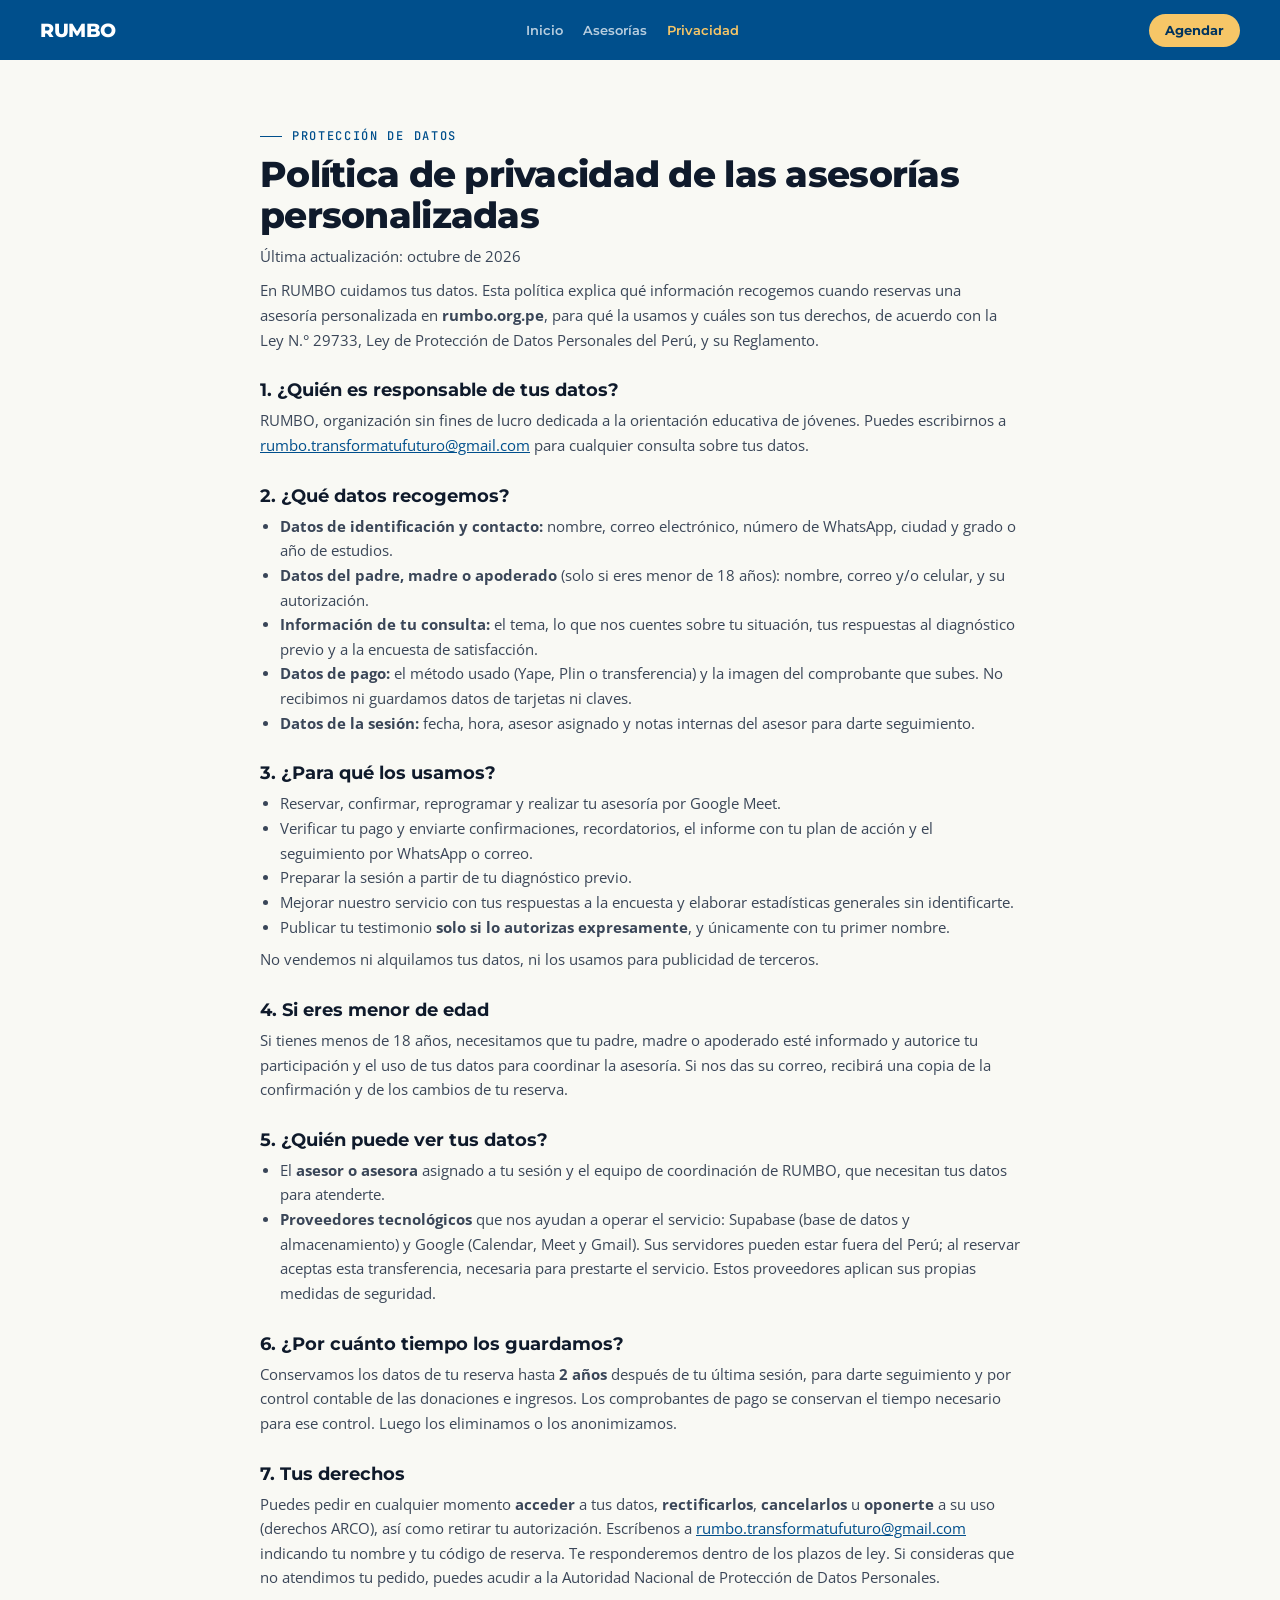
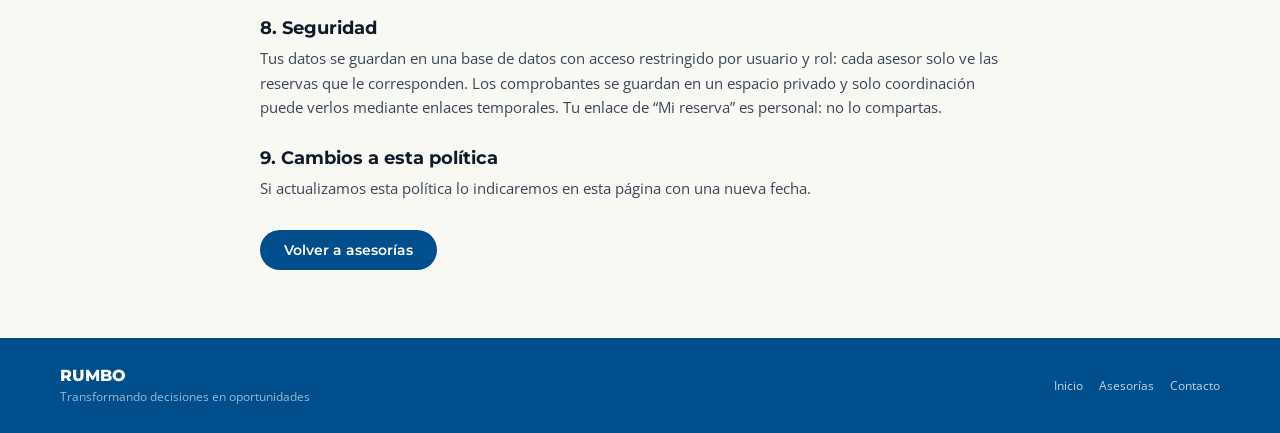
<file: privacidad.html>
<!DOCTYPE html>
<html lang="es">
<head>
<meta charset="UTF-8">
<meta name="viewport" content="width=device-width, initial-scale=1.0">
<title>Política de privacidad — RUMBO</title>
<meta name="description" content="Cómo RUMBO trata los datos personales de quienes reservan asesorías personalizadas.">
<link rel="icon" href="assets/logo.png" type="image/png">
<link rel="preconnect" href="https://fonts.googleapis.com">
<link rel="preconnect" href="https://fonts.gstatic.com" crossorigin>
<link href="https://fonts.googleapis.com/css2?family=Montserrat:wght@400;500;600;700;800&family=Open+Sans:wght@300;400;500;600&family=JetBrains+Mono:wght@400;500&display=swap" rel="stylesheet">
<link rel="stylesheet" href="css/asesorias.css?v=2">
</head>
<body>
<header class="topbar">
  <a class="logo" href="index.html">RUMBO</a>
  <nav class="nav-links" aria-label="Secciones"><a href="index.html">Inicio</a><a href="asesorias.html">Asesorías</a><a class="on" href="#" aria-current="page">Privacidad</a></nav>
  <a class="nav-cta" href="asesorias.html">Agendar</a>
</header>

<main class="section">
  <article class="narrow legal">
    <div class="eyebrow">Protección de datos</div>
    <h1 class="sec-title">Política de privacidad de las asesorías personalizadas</h1>
    <p class="muted small">Última actualización: octubre de 2026</p>

    <p>En RUMBO cuidamos tus datos. Esta política explica qué información recogemos cuando reservas una asesoría personalizada en <strong>rumbo.org.pe</strong>, para qué la usamos y cuáles son tus derechos, de acuerdo con la Ley N.° 29733, Ley de Protección de Datos Personales del Perú, y su Reglamento.</p>

    <h2>1. ¿Quién es responsable de tus datos?</h2>
    <p>RUMBO, organización sin fines de lucro dedicada a la orientación educativa de jóvenes. Puedes escribirnos a <a href="mailto:rumbo.transformatufuturo@gmail.com">rumbo.transformatufuturo@gmail.com</a> para cualquier consulta sobre tus datos.</p>

    <h2>2. ¿Qué datos recogemos?</h2>
    <ul>
      <li><strong>Datos de identificación y contacto:</strong> nombre, correo electrónico, número de WhatsApp, ciudad y grado o año de estudios.</li>
      <li><strong>Datos del padre, madre o apoderado</strong> (solo si eres menor de 18 años): nombre, correo y/o celular, y su autorización.</li>
      <li><strong>Información de tu consulta:</strong> el tema, lo que nos cuentes sobre tu situación, tus respuestas al diagnóstico previo y a la encuesta de satisfacción.</li>
      <li><strong>Datos de pago:</strong> el método usado (Yape, Plin o transferencia) y la imagen del comprobante que subes. No recibimos ni guardamos datos de tarjetas ni claves.</li>
      <li><strong>Datos de la sesión:</strong> fecha, hora, asesor asignado y notas internas del asesor para darte seguimiento.</li>
    </ul>

    <h2>3. ¿Para qué los usamos?</h2>
    <ul>
      <li>Reservar, confirmar, reprogramar y realizar tu asesoría por Google Meet.</li>
      <li>Verificar tu pago y enviarte confirmaciones, recordatorios, el informe con tu plan de acción y el seguimiento por WhatsApp o correo.</li>
      <li>Preparar la sesión a partir de tu diagnóstico previo.</li>
      <li>Mejorar nuestro servicio con tus respuestas a la encuesta y elaborar estadísticas generales sin identificarte.</li>
      <li>Publicar tu testimonio <strong>solo si lo autorizas expresamente</strong>, y únicamente con tu primer nombre.</li>
    </ul>
    <p>No vendemos ni alquilamos tus datos, ni los usamos para publicidad de terceros.</p>

    <h2>4. Si eres menor de edad</h2>
    <p>Si tienes menos de 18 años, necesitamos que tu padre, madre o apoderado esté informado y autorice tu participación y el uso de tus datos para coordinar la asesoría. Si nos das su correo, recibirá una copia de la confirmación y de los cambios de tu reserva.</p>

    <h2>5. ¿Quién puede ver tus datos?</h2>
    <ul>
      <li>El <strong>asesor o asesora</strong> asignado a tu sesión y el equipo de coordinación de RUMBO, que necesitan tus datos para atenderte.</li>
      <li><strong>Proveedores tecnológicos</strong> que nos ayudan a operar el servicio: Supabase (base de datos y almacenamiento) y Google (Calendar, Meet y Gmail). Sus servidores pueden estar fuera del Perú; al reservar aceptas esta transferencia, necesaria para prestarte el servicio. Estos proveedores aplican sus propias medidas de seguridad.</li>
    </ul>

    <h2>6. ¿Por cuánto tiempo los guardamos?</h2>
    <p>Conservamos los datos de tu reserva hasta <strong>2 años</strong> después de tu última sesión, para darte seguimiento y por control contable de las donaciones e ingresos. Los comprobantes de pago se conservan el tiempo necesario para ese control. Luego los eliminamos o los anonimizamos.</p>

    <h2>7. Tus derechos</h2>
    <p>Puedes pedir en cualquier momento <strong>acceder</strong> a tus datos, <strong>rectificarlos</strong>, <strong>cancelarlos</strong> u <strong>oponerte</strong> a su uso (derechos ARCO), así como retirar tu autorización. Escríbenos a <a href="mailto:rumbo.transformatufuturo@gmail.com">rumbo.transformatufuturo@gmail.com</a> indicando tu nombre y tu código de reserva. Te responderemos dentro de los plazos de ley. Si consideras que no atendimos tu pedido, puedes acudir a la Autoridad Nacional de Protección de Datos Personales.</p>

    <h2>8. Seguridad</h2>
    <p>Tus datos se guardan en una base de datos con acceso restringido por usuario y rol: cada asesor solo ve las reservas que le corresponden. Los comprobantes se guardan en un espacio privado y solo coordinación puede verlos mediante enlaces temporales. Tu enlace de “Mi reserva” es personal: no lo compartas.</p>

    <h2>9. Cambios a esta política</h2>
    <p>Si actualizamos esta política lo indicaremos en esta página con una nueva fecha.</p>

    <p style="margin-top:28px"><a class="btn btn-primary" href="asesorias.html">Volver a asesorías</a></p>
  </article>
</main>

<footer class="footer">
  <div><div class="f-logo">RUMBO</div><div class="f-tag">Transformando decisiones en oportunidades</div></div>
  <div class="f-links"><a href="index.html">Inicio</a><a href="asesorias.html">Asesorías</a><a href="mailto:rumbo.transformatufuturo@gmail.com">Contacto</a></div>
</footer>
</body>
</html>
</file>
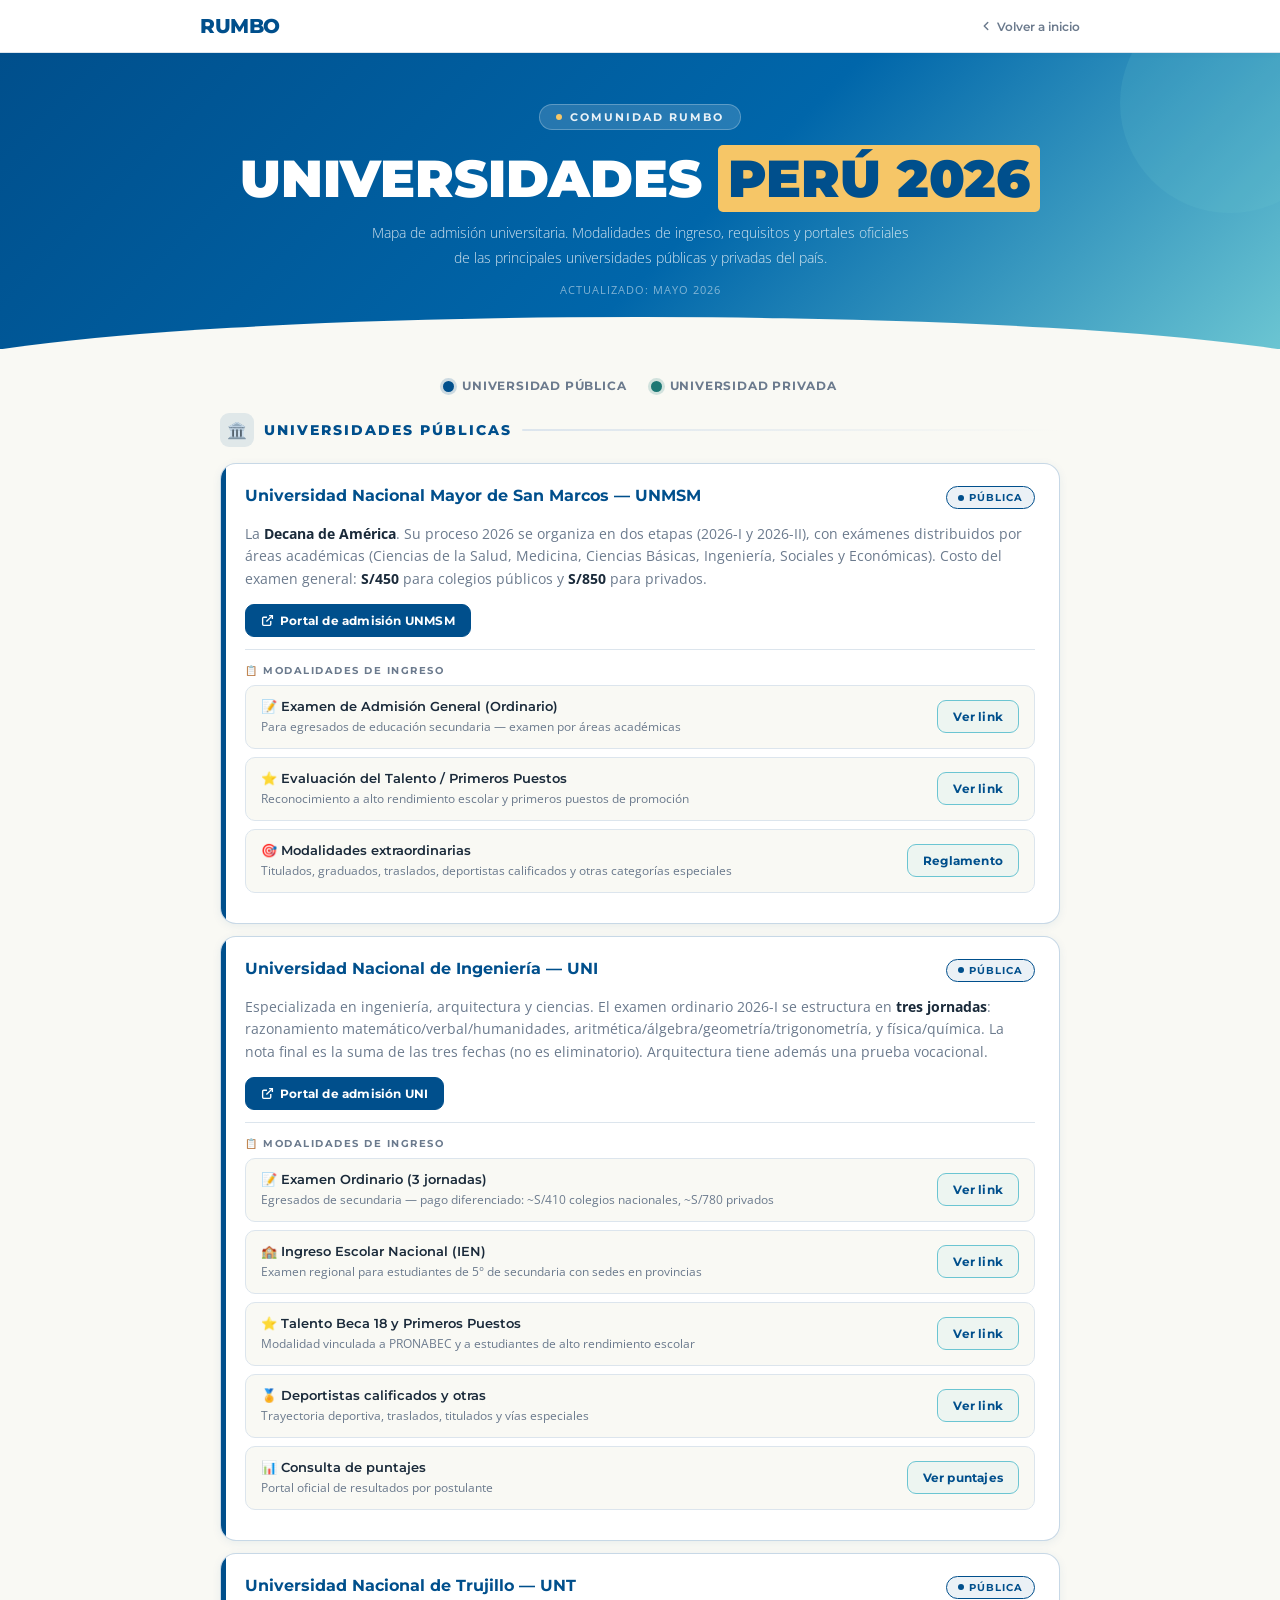
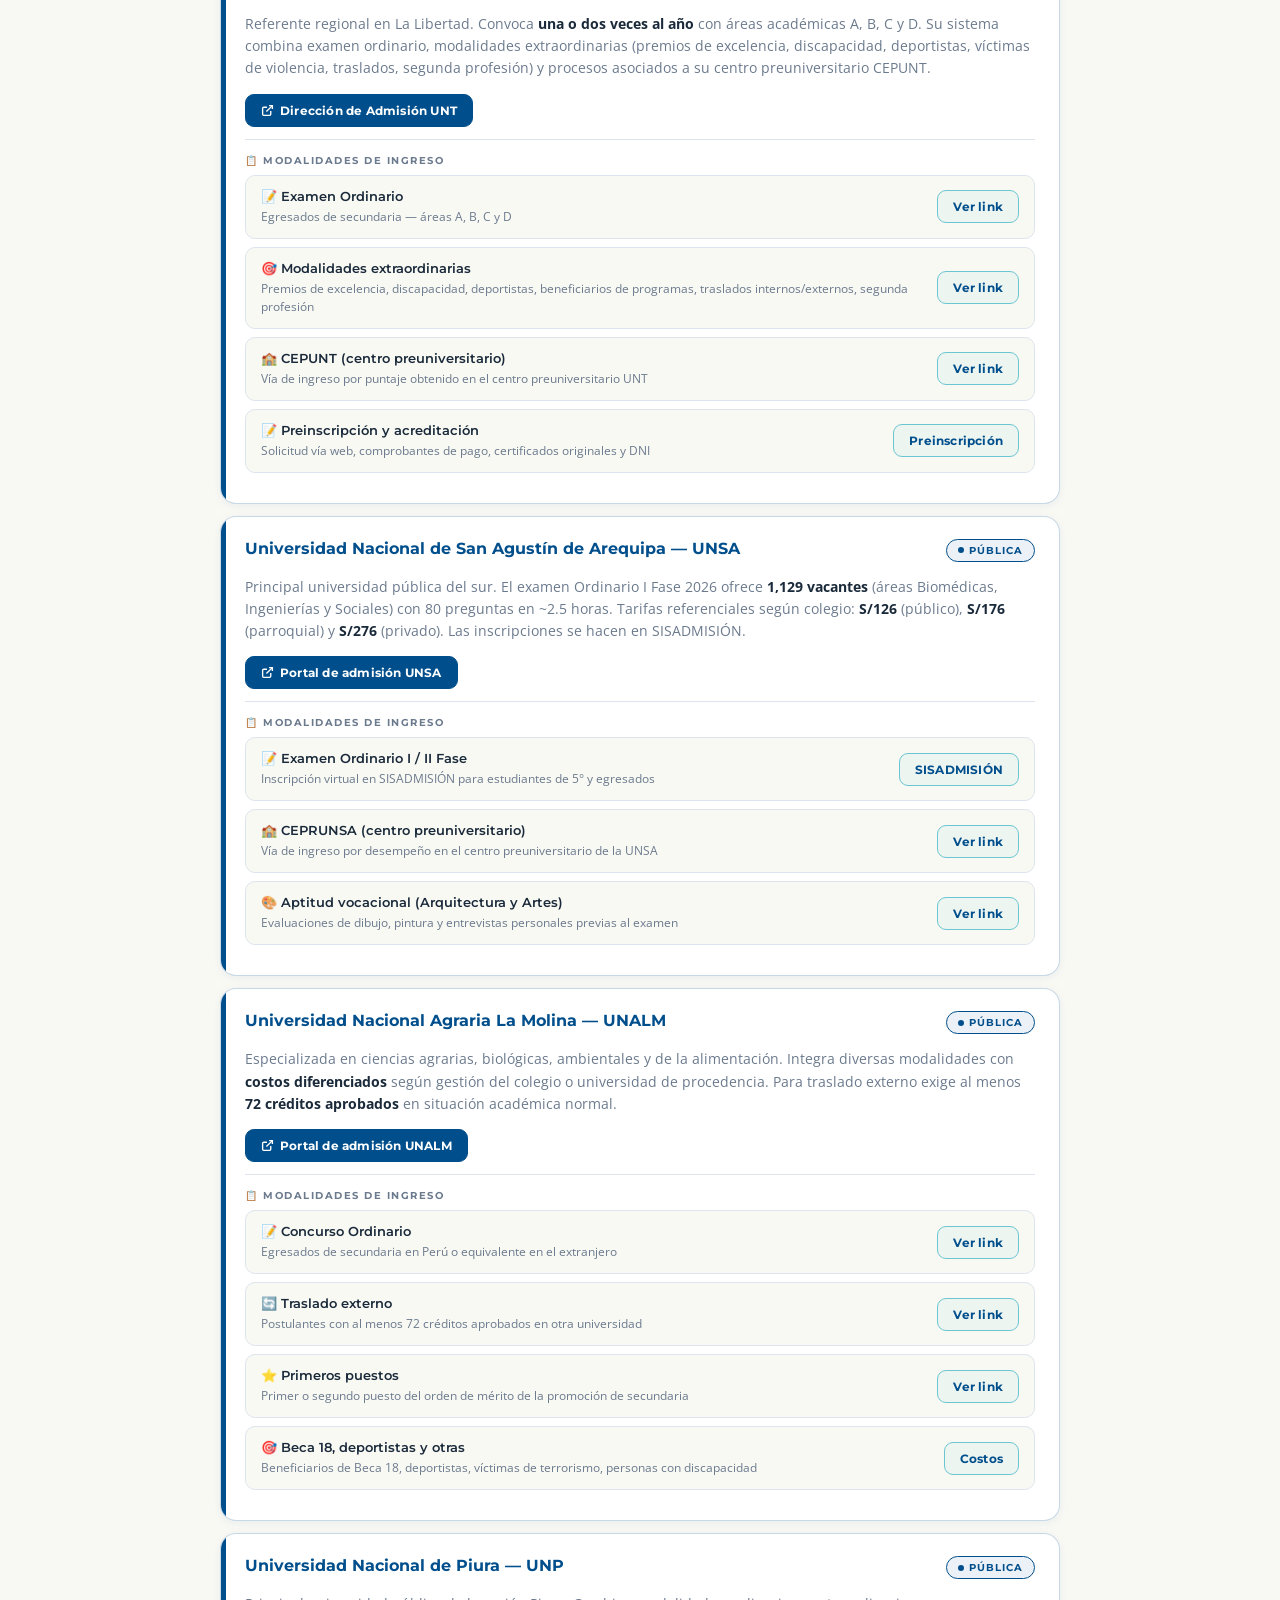
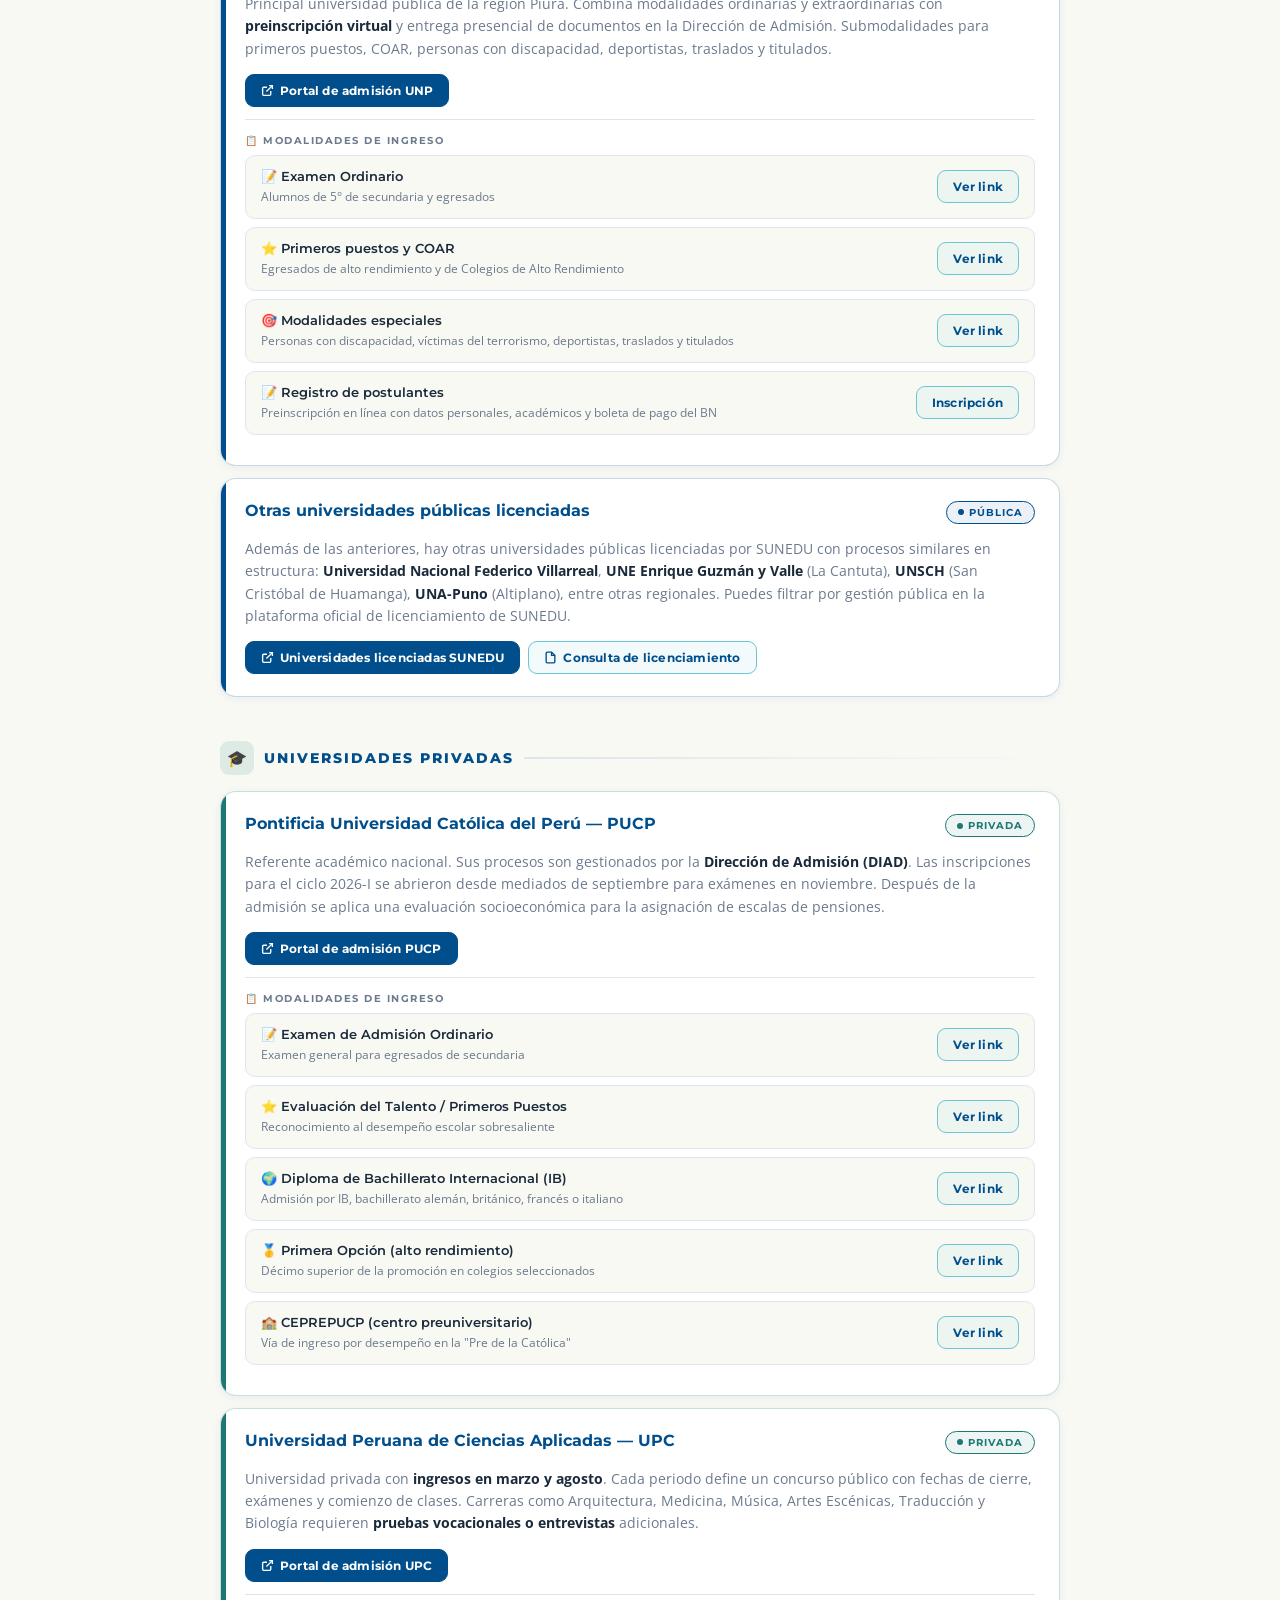
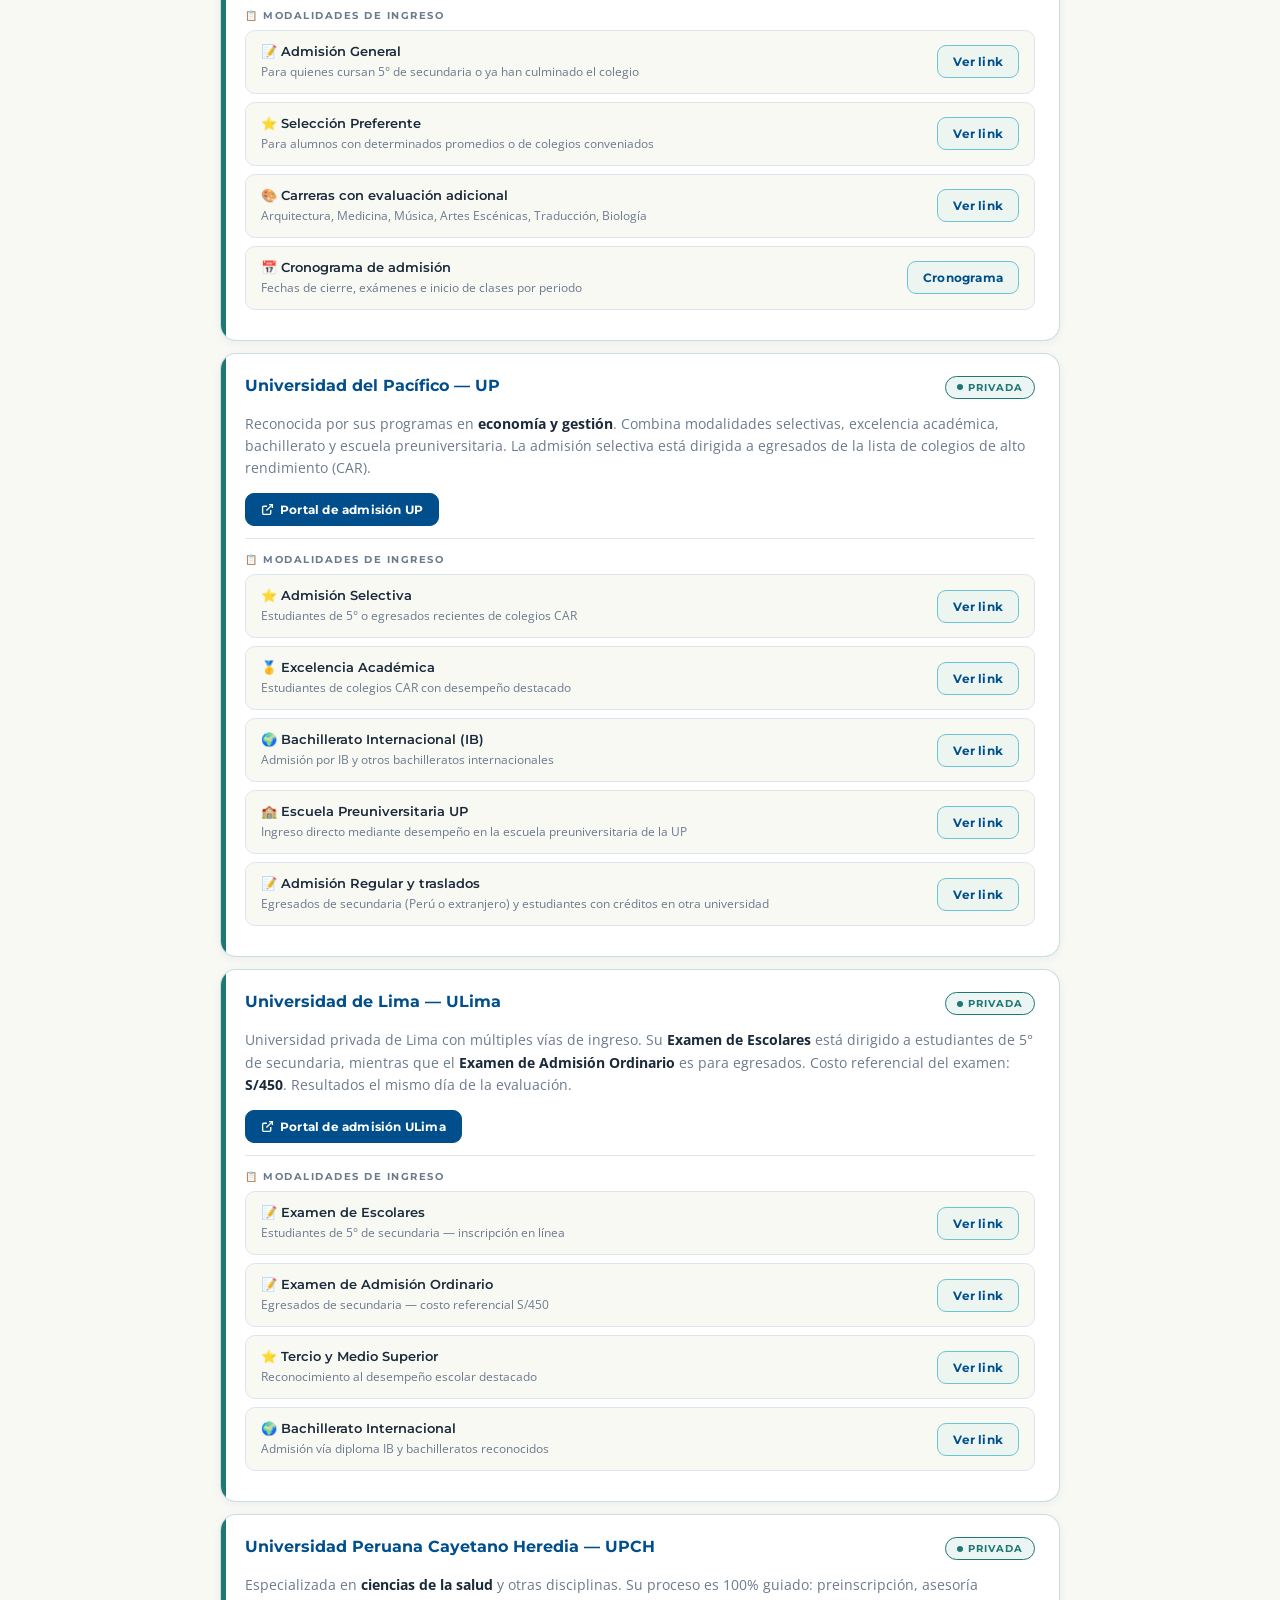
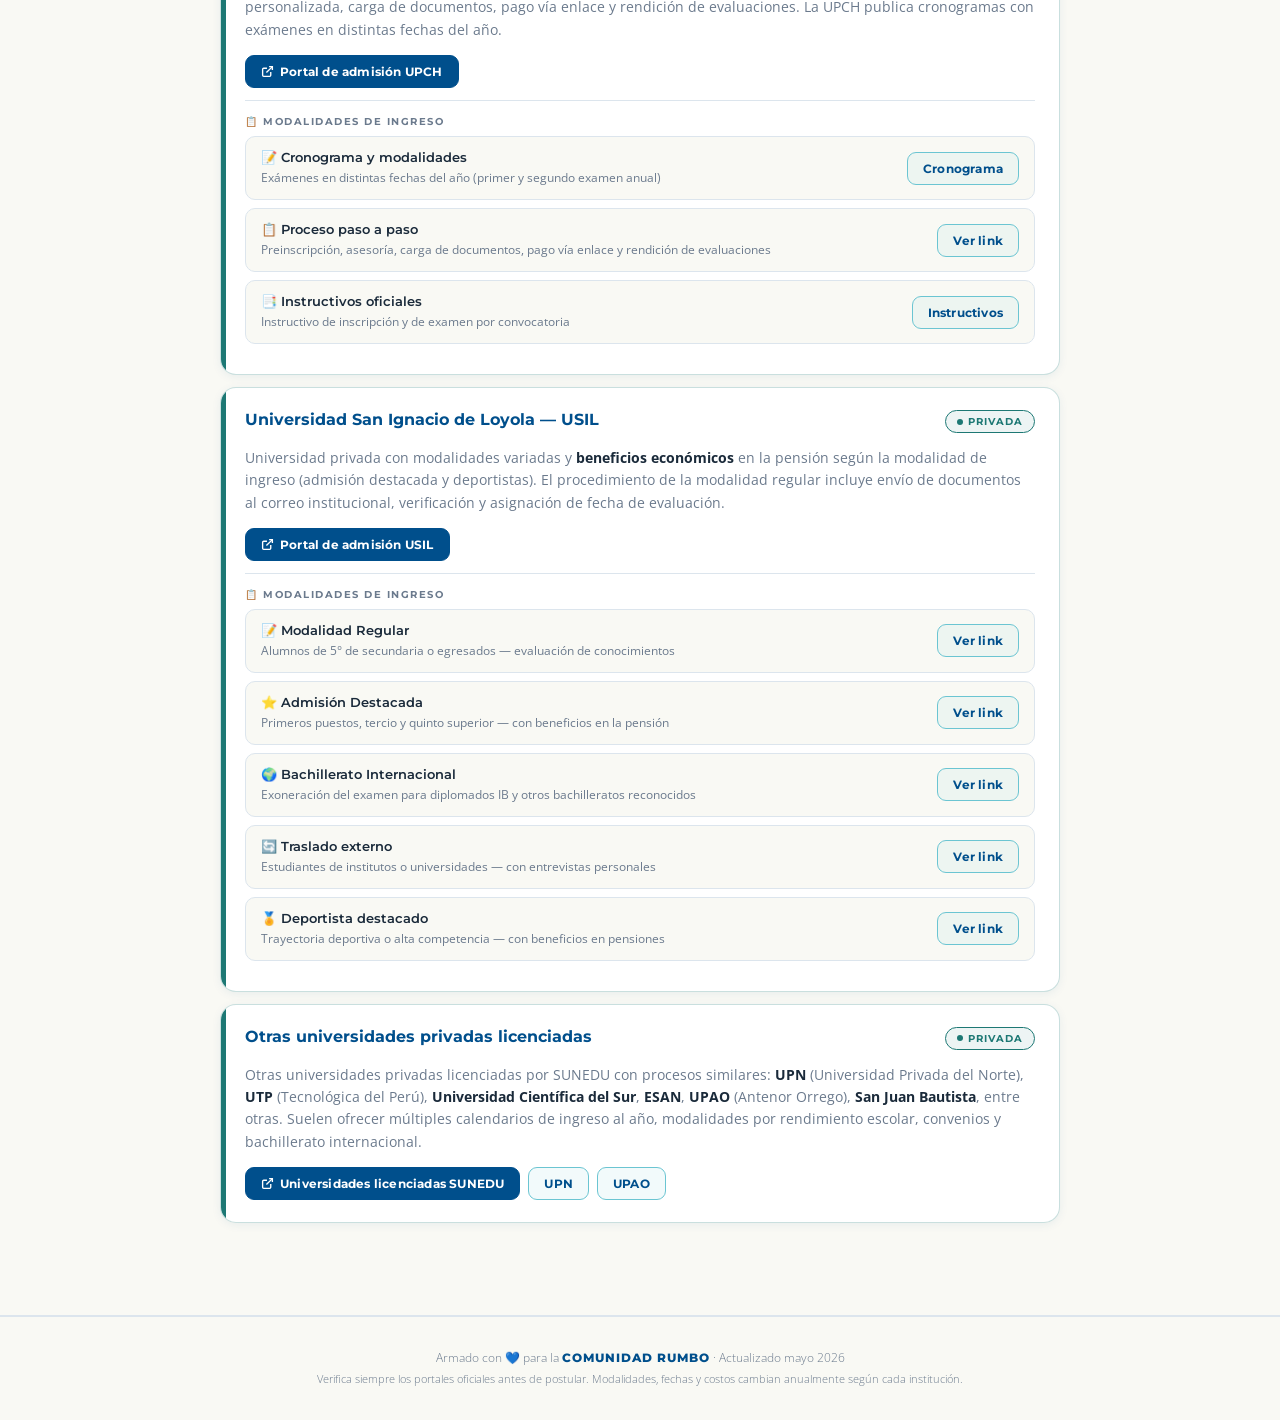
<file: universidades.html>
<!DOCTYPE html>
<html lang="es">
<head>
<meta charset="UTF-8">
<meta name="viewport" content="width=device-width, initial-scale=1.0">
<title>Universidades y admisión Perú 2026 — Comunidad Rumbo</title>
<link rel="icon" href="assets/logo.png" type="image/png">
<link href="https://fonts.googleapis.com/css2?family=Montserrat:wght@300;400;600;700;800;900&family=Open+Sans:wght@300;400;600&display=swap" rel="stylesheet">
<style>
  :root {
    --celeste:   #6BC5D2;
    --azul:      #004F8C;
    --teal:      #1D7874;
    --amarillo:  #F6C667;
    --bg:        #F9F9F4;
    --white:     #ffffff;
    --text:      #1a2a3a;
    --muted:     #6b7a8d;
    --border:    #dce5ed;
    --active-bg: #e6f5f4;
    --ref-bg:    #fff8e8;
    --shadow-sm: 0 2px 10px rgba(0,79,140,0.07);
    --shadow-md: 0 8px 28px rgba(0,79,140,0.13);
  }
  * { box-sizing: border-box; margin: 0; padding: 0; }
  body {
    background: var(--bg);
    color: var(--text);
    font-family: 'Open Sans', sans-serif;
    font-weight: 400;
  }

  /* MINI-HEADER */
  .mini-header {
    background: var(--white);
    border-bottom: 1px solid var(--border);
    padding: 14px 24px;
    position: sticky;
    top: 0;
    z-index: 50;
    box-shadow: 0 1px 6px rgba(0,79,140,0.04);
  }
  .mini-header-inner {
    max-width: 880px;
    margin: 0 auto;
    display: flex;
    align-items: center;
    justify-content: space-between;
    gap: 16px;
  }
  .mini-logo {
    font-family: 'Montserrat', sans-serif;
    font-weight: 800;
    font-size: 1.25rem;
    letter-spacing: -0.5px;
    color: var(--azul);
    text-decoration: none;
    display: inline-flex;
    align-items: center;
    gap: 8px;
    transition: opacity 0.2s;
  }
  .mini-logo:hover { opacity: 0.75; }
  .mini-back {
    font-family: 'Montserrat', sans-serif;
    font-size: 12px;
    font-weight: 600;
    color: var(--muted);
    text-decoration: none;
    display: inline-flex;
    align-items: center;
    gap: 4px;
    transition: color 0.2s;
  }
  .mini-back:hover { color: var(--azul); }
  @media (max-width: 600px) {
    .mini-header { padding: 12px 16px; }
    .mini-back span { display: none; }
  }

  /* HERO */
  .hero {
    background: linear-gradient(135deg, var(--azul) 0%, #0066aa 55%, var(--celeste) 100%);
    padding: 50px 24px 52px;
    text-align: center;
    position: relative;
    overflow: hidden;
  }
  .hero::before {
    content: '';
    position: absolute;
    top: -60px; right: -60px;
    width: 220px; height: 220px;
    border-radius: 50%;
    background: rgba(107,197,210,0.15);
    pointer-events: none;
  }
  .hero::after {
    content: '';
    position: absolute;
    bottom: -32px; left: 50%;
    transform: translateX(-50%);
    width: 115%; height: 64px;
    background: var(--bg);
    border-radius: 50% 50% 0 0 / 100% 100% 0 0;
  }
  .hero-eyebrow {
    display: inline-flex;
    align-items: center;
    gap: 8px;
    background: rgba(255,255,255,0.15);
    border: 1px solid rgba(255,255,255,0.25);
    border-radius: 30px;
    padding: 5px 16px;
    font-family: 'Montserrat', sans-serif;
    font-weight: 700;
    font-size: 11px;
    letter-spacing: 2px;
    text-transform: uppercase;
    color: rgba(255,255,255,0.9);
    margin-bottom: 20px;
  }
  .hero-eyebrow .dot-w {
    width: 6px; height: 6px;
    border-radius: 50%;
    background: var(--amarillo);
  }
  .hero h1 {
    font-family: 'Montserrat', sans-serif;
    font-weight: 900;
    font-size: clamp(28px, 7vw, 52px);
    color: #fff;
    line-height: 1.1;
    margin-bottom: 14px;
  }
  .hero h1 em {
    font-style: normal;
    background: var(--amarillo);
    color: var(--azul);
    padding: 2px 10px;
    border-radius: 5px;
  }
  .hero p {
    font-size: 14px;
    color: rgba(255,255,255,0.82);
    max-width: 540px;
    margin: 0 auto 12px;
    line-height: 1.75;
    font-weight: 300;
  }
  .hero-date {
    font-size: 11px;
    color: rgba(255,255,255,0.5);
    letter-spacing: 1px;
    text-transform: uppercase;
  }

  /* LEGEND */
  .legend {
    display: flex;
    gap: 24px;
    justify-content: center;
    flex-wrap: wrap;
    padding: 30px 24px 4px;
  }
  .legend-item {
    display: flex;
    align-items: center;
    gap: 8px;
    font-size: 11.5px;
    color: var(--muted);
    font-weight: 700;
    font-family: 'Montserrat', sans-serif;
    text-transform: uppercase;
    letter-spacing: 0.8px;
  }
  .pip { width: 11px; height: 11px; border-radius: 50%; }
  .pip-public  { background: var(--azul); box-shadow: 0 0 0 3px rgba(0,79,140,0.18); }
  .pip-private { background: var(--teal); box-shadow: 0 0 0 3px rgba(29,120,116,0.18); }

  /* MAIN */
  main { max-width: 880px; margin: 0 auto; padding: 16px 20px 80px; }

  /* SECTION HEAD */
  .sec-head {
    display: flex;
    align-items: center;
    gap: 10px;
    margin: 44px 0 16px;
  }
  .sec-head:first-of-type { margin-top: 0; }
  .sec-icon {
    width: 34px; height: 34px;
    border-radius: 9px;
    display: flex; align-items: center; justify-content: center;
    font-size: 16px; flex-shrink: 0;
  }
  .si-gov  { background: rgba(0,79,140,0.1); }
  .si-uni  { background: rgba(29,120,116,0.12); }
  .sec-head h2 {
    font-family: 'Montserrat', sans-serif;
    font-weight: 800;
    font-size: 13.5px;
    letter-spacing: 2px;
    text-transform: uppercase;
    color: var(--azul);
  }
  .sec-line { flex: 1; height: 2px; background: linear-gradient(to right, var(--border), transparent); border-radius: 2px; }

  /* CARD */
  .card {
    background: var(--white);
    border: 1.5px solid var(--border);
    border-radius: 16px;
    padding: 22px 24px;
    margin-bottom: 12px;
    box-shadow: var(--shadow-sm);
    transition: box-shadow .22s, transform .22s;
    position: relative;
    overflow: hidden;
  }
  .card::before {
    content: '';
    position: absolute;
    inset: 0 auto 0 0;
    width: 5px;
    border-radius: 16px 0 0 16px;
    background: var(--border);
  }
  .card.public  { border-color: rgba(0,79,140,0.22); }
  .card.public::before  { background: var(--azul); }
  .card.private { border-color: rgba(29,120,116,0.24); }
  .card.private::before { background: var(--teal); }
  .card:hover { box-shadow: var(--shadow-md); transform: translateY(-2px); }

  .card-head {
    display: flex;
    align-items: flex-start;
    justify-content: space-between;
    gap: 10px;
    margin-bottom: 14px;
    flex-wrap: wrap;
  }
  .card-name {
    font-family: 'Montserrat', sans-serif;
    font-weight: 700;
    font-size: 16px;
    color: var(--azul);
    line-height: 1.3;
  }

  /* BADGE */
  .badge {
    display: inline-flex;
    align-items: center;
    gap: 5px;
    font-family: 'Montserrat', sans-serif;
    font-size: 10px;
    font-weight: 700;
    letter-spacing: 1px;
    text-transform: uppercase;
    padding: 4px 11px;
    border-radius: 20px;
    white-space: nowrap;
    flex-shrink: 0;
  }
  .b-public  { background: rgba(0,79,140,0.08);  color: var(--azul); border: 1.5px solid var(--azul); }
  .b-private { background: rgba(29,120,116,0.08); color: var(--teal); border: 1.5px solid var(--teal); }
  .b-dot { width: 6px; height: 6px; border-radius: 50%; background: currentColor; }

  /* CARD DESC */
  .card-desc {
    font-size: 13.5px;
    color: var(--muted);
    line-height: 1.65;
    margin-bottom: 14px;
  }
  .card-desc strong { color: var(--text); }

  /* BUTTONS */
  .btns { display: flex; flex-wrap: wrap; gap: 8px; }
  .btn {
    display: inline-flex;
    align-items: center;
    gap: 6px;
    text-decoration: none;
    font-family: 'Montserrat', sans-serif;
    font-size: 12px;
    font-weight: 700;
    padding: 8px 15px;
    border-radius: 9px;
    border: 1.5px solid;
    transition: background .2s, color .2s, border-color .2s;
    letter-spacing: 0.2px;
    cursor: pointer;
  }
  .btn-primary { background: var(--azul); border-color: var(--azul); color: #fff; }
  .btn-primary:hover { background: #005fa5; border-color: #005fa5; }
  .btn-outline { background: rgba(107,197,210,0.09); border-color: var(--celeste); color: var(--azul); }
  .btn-outline:hover { background: var(--celeste); color: #fff; border-color: var(--celeste); }

  /* DIVIDER */
  .div { height: 1px; background: var(--border); margin: 10px 0 14px; }

  /* SUB-CARDS */
  .sub-lbl {
    font-family: 'Montserrat', sans-serif;
    font-size: 10px;
    font-weight: 700;
    text-transform: uppercase;
    letter-spacing: 1.5px;
    color: var(--muted);
    display: block;
    margin-bottom: 8px;
  }
  .sub-card {
    background: var(--bg);
    border: 1px solid var(--border);
    border-radius: 10px;
    padding: 12px 15px;
    margin-bottom: 8px;
    display: flex;
    align-items: center;
    justify-content: space-between;
    gap: 12px;
    flex-wrap: wrap;
    transition: background .2s, box-shadow .2s;
  }
  .sub-card:hover { background: #eef4fb; box-shadow: var(--shadow-sm); }
  .sub-card-info { flex: 1; min-width: 200px; }
  .sub-card-name {
    font-family: 'Montserrat', sans-serif;
    font-size: 13px;
    font-weight: 600;
    color: var(--text);
  }
  .sub-card-modality {
    display: block;
    font-family: 'Open Sans', sans-serif;
    font-size: 12px;
    font-weight: 400;
    color: var(--muted);
    line-height: 1.5;
    margin-top: 4px;
  }

  /* FOOTER */
  footer {
    text-align: center;
    padding: 30px 20px;
    color: var(--muted);
    font-size: 12px;
    border-top: 2px solid var(--border);
    font-family: 'Open Sans', sans-serif;
    font-weight: 300;
    line-height: 1.8;
  }
  footer .brand { font-family:'Montserrat',sans-serif; font-weight:800; color:var(--azul); letter-spacing:1px; }

  svg { display:inline-block; vertical-align:middle; flex-shrink:0; }

  @media(max-width:600px){
    .card { padding: 16px 14px; }
    .hero { padding: 42px 16px 52px; }
    .sub-card { flex-direction: column; align-items: flex-start; }
  }
</style>
</head>
<body>

<header class="mini-header">
  <div class="mini-header-inner">
    <a href="index.html" class="mini-logo" aria-label="Volver a inicio RUMBO">RUMBO</a>
    <a href="index.html" class="mini-back" aria-label="Volver a inicio">
      <svg width="14" height="14" viewBox="0 0 24 24" fill="none" stroke="currentColor"
           stroke-width="2.5" stroke-linecap="round" stroke-linejoin="round" aria-hidden="true">
        <polyline points="15 18 9 12 15 6"/>
      </svg>
      <span>Volver a inicio</span>
    </a>
  </div>
</header>

<div class="hero">
  <div class="hero-eyebrow"><span class="dot-w"></span>Comunidad Rumbo</div>
  <h1>UNIVERSIDADES <em>PERÚ 2026</em></h1>
  <p>Mapa de admisión universitaria. Modalidades de ingreso, requisitos y portales oficiales de las principales universidades públicas y privadas del país.</p>
  <div class="hero-date">Actualizado: Mayo 2026</div>
</div>

<div class="legend">
  <div class="legend-item"><div class="pip pip-public"></div>Universidad pública</div>
  <div class="legend-item"><div class="pip pip-private"></div>Universidad privada</div>
</div>

<main>

  <!-- ═══ PÚBLICAS ═══ -->
  <div class="sec-head">
    <div class="sec-icon si-gov">🏛️</div>
    <h2>Universidades Públicas</h2>
    <div class="sec-line"></div>
  </div>

  <!-- UNMSM -->
  <div class="card public">
    <div class="card-head">
      <div class="card-name">Universidad Nacional Mayor de San Marcos — UNMSM</div>
      <span class="badge b-public"><span class="b-dot"></span>Pública</span>
    </div>
    <p class="card-desc">
      La <strong>Decana de América</strong>. Su proceso 2026 se organiza en dos etapas (2026-I y 2026-II), con exámenes distribuidos por áreas académicas (Ciencias de la Salud, Medicina, Ciencias Básicas, Ingeniería, Sociales y Económicas). Costo del examen general: <strong>S/450</strong> para colegios públicos y <strong>S/850</strong> para privados.
    </p>
    <div class="btns" style="margin-bottom:12px">
      <a href="https://admision.unmsm.edu.pe" target="_blank" rel="noopener noreferrer" class="btn btn-primary">
        <svg width="13" height="13" fill="none" stroke="currentColor" stroke-width="2.5" viewBox="0 0 24 24"><path d="M18 13v6a2 2 0 0 1-2 2H5a2 2 0 0 1-2-2V8a2 2 0 0 1 2-2h6"/><polyline points="15 3 21 3 21 9"/><line x1="10" y1="14" x2="21" y2="3"/></svg>
        Portal de admisión UNMSM
      </a>
    </div>
    <div class="div"></div>
    <span class="sub-lbl">📋 Modalidades de ingreso</span>

    <div class="sub-card">
      <div class="sub-card-info">
        <div class="sub-card-name">📝 Examen de Admisión General (Ordinario)</div>
        <span class="sub-card-modality">Para egresados de educación secundaria — examen por áreas académicas</span>
      </div>
      <a href="https://admision.unmsm.edu.pe" target="_blank" rel="noopener noreferrer" class="btn btn-outline">Ver link</a>
    </div>

    <div class="sub-card">
      <div class="sub-card-info">
        <div class="sub-card-name">⭐ Evaluación del Talento / Primeros Puestos</div>
        <span class="sub-card-modality">Reconocimiento a alto rendimiento escolar y primeros puestos de promoción</span>
      </div>
      <a href="https://admision.unmsm.edu.pe" target="_blank" rel="noopener noreferrer" class="btn btn-outline">Ver link</a>
    </div>

    <div class="sub-card">
      <div class="sub-card-info">
        <div class="sub-card-name">🎯 Modalidades extraordinarias</div>
        <span class="sub-card-modality">Titulados, graduados, traslados, deportistas calificados y otras categorías especiales</span>
      </div>
      <a href="https://www.gob.pe/institucion/unmsm/informes-publicaciones/1889987-reglamento-de-admision" target="_blank" rel="noopener noreferrer" class="btn btn-outline">Reglamento</a>
    </div>
  </div>

  <!-- UNI -->
  <div class="card public">
    <div class="card-head">
      <div class="card-name">Universidad Nacional de Ingeniería — UNI</div>
      <span class="badge b-public"><span class="b-dot"></span>Pública</span>
    </div>
    <p class="card-desc">
      Especializada en ingeniería, arquitectura y ciencias. El examen ordinario 2026-I se estructura en <strong>tres jornadas</strong>: razonamiento matemático/verbal/humanidades, aritmética/álgebra/geometría/trigonometría, y física/química. La nota final es la suma de las tres fechas (no es eliminatorio). Arquitectura tiene además una prueba vocacional.
    </p>
    <div class="btns" style="margin-bottom:12px">
      <a href="https://admision.uni.edu.pe" target="_blank" rel="noopener noreferrer" class="btn btn-primary">
        <svg width="13" height="13" fill="none" stroke="currentColor" stroke-width="2.5" viewBox="0 0 24 24"><path d="M18 13v6a2 2 0 0 1-2 2H5a2 2 0 0 1-2-2V8a2 2 0 0 1 2-2h6"/><polyline points="15 3 21 3 21 9"/><line x1="10" y1="14" x2="21" y2="3"/></svg>
        Portal de admisión UNI
      </a>
    </div>
    <div class="div"></div>
    <span class="sub-lbl">📋 Modalidades de ingreso</span>

    <div class="sub-card">
      <div class="sub-card-info">
        <div class="sub-card-name">📝 Examen Ordinario (3 jornadas)</div>
        <span class="sub-card-modality">Egresados de secundaria — pago diferenciado: ~S/410 colegios nacionales, ~S/780 privados</span>
      </div>
      <a href="https://admision.uni.edu.pe/modalidades/" target="_blank" rel="noopener noreferrer" class="btn btn-outline">Ver link</a>
    </div>

    <div class="sub-card">
      <div class="sub-card-info">
        <div class="sub-card-name">🏫 Ingreso Escolar Nacional (IEN)</div>
        <span class="sub-card-modality">Examen regional para estudiantes de 5° de secundaria con sedes en provincias</span>
      </div>
      <a href="https://admision.uni.edu.pe/modalidades/" target="_blank" rel="noopener noreferrer" class="btn btn-outline">Ver link</a>
    </div>

    <div class="sub-card">
      <div class="sub-card-info">
        <div class="sub-card-name">⭐ Talento Beca 18 y Primeros Puestos</div>
        <span class="sub-card-modality">Modalidad vinculada a PRONABEC y a estudiantes de alto rendimiento escolar</span>
      </div>
      <a href="https://admision.uni.edu.pe/modalidades/" target="_blank" rel="noopener noreferrer" class="btn btn-outline">Ver link</a>
    </div>

    <div class="sub-card">
      <div class="sub-card-info">
        <div class="sub-card-name">🏅 Deportistas calificados y otras</div>
        <span class="sub-card-modality">Trayectoria deportiva, traslados, titulados y vías especiales</span>
      </div>
      <a href="https://admision.uni.edu.pe/modalidades/" target="_blank" rel="noopener noreferrer" class="btn btn-outline">Ver link</a>
    </div>

    <div class="sub-card">
      <div class="sub-card-info">
        <div class="sub-card-name">📊 Consulta de puntajes</div>
        <span class="sub-card-modality">Portal oficial de resultados por postulante</span>
      </div>
      <a href="https://puntajes.admision.uni.edu.pe/" target="_blank" rel="noopener noreferrer" class="btn btn-outline">Ver puntajes</a>
    </div>
  </div>

  <!-- UNT -->
  <div class="card public">
    <div class="card-head">
      <div class="card-name">Universidad Nacional de Trujillo — UNT</div>
      <span class="badge b-public"><span class="b-dot"></span>Pública</span>
    </div>
    <p class="card-desc">
      Referente regional en La Libertad. Convoca <strong>una o dos veces al año</strong> con áreas académicas A, B, C y D. Su sistema combina examen ordinario, modalidades extraordinarias (premios de excelencia, discapacidad, deportistas, víctimas de violencia, traslados, segunda profesión) y procesos asociados a su centro preuniversitario CEPUNT.
    </p>
    <div class="btns" style="margin-bottom:12px">
      <a href="https://www.admisionunt.info" target="_blank" rel="noopener noreferrer" class="btn btn-primary">
        <svg width="13" height="13" fill="none" stroke="currentColor" stroke-width="2.5" viewBox="0 0 24 24"><path d="M18 13v6a2 2 0 0 1-2 2H5a2 2 0 0 1-2-2V8a2 2 0 0 1 2-2h6"/><polyline points="15 3 21 3 21 9"/><line x1="10" y1="14" x2="21" y2="3"/></svg>
        Dirección de Admisión UNT
      </a>
    </div>
    <div class="div"></div>
    <span class="sub-lbl">📋 Modalidades de ingreso</span>

    <div class="sub-card">
      <div class="sub-card-info">
        <div class="sub-card-name">📝 Examen Ordinario</div>
        <span class="sub-card-modality">Egresados de secundaria — áreas A, B, C y D</span>
      </div>
      <a href="https://www.unitru.edu.pe/admision.aspx" target="_blank" rel="noopener noreferrer" class="btn btn-outline">Ver link</a>
    </div>

    <div class="sub-card">
      <div class="sub-card-info">
        <div class="sub-card-name">🎯 Modalidades extraordinarias</div>
        <span class="sub-card-modality">Premios de excelencia, discapacidad, deportistas, beneficiarios de programas, traslados internos/externos, segunda profesión</span>
      </div>
      <a href="https://www.unitru.edu.pe/admision.aspx" target="_blank" rel="noopener noreferrer" class="btn btn-outline">Ver link</a>
    </div>

    <div class="sub-card">
      <div class="sub-card-info">
        <div class="sub-card-name">🏫 CEPUNT (centro preuniversitario)</div>
        <span class="sub-card-modality">Vía de ingreso por puntaje obtenido en el centro preuniversitario UNT</span>
      </div>
      <a href="https://www.admisionunt.info" target="_blank" rel="noopener noreferrer" class="btn btn-outline">Ver link</a>
    </div>

    <div class="sub-card">
      <div class="sub-card-info">
        <div class="sub-card-name">📝 Preinscripción y acreditación</div>
        <span class="sub-card-modality">Solicitud vía web, comprobantes de pago, certificados originales y DNI</span>
      </div>
      <a href="https://www.admisionunt.info/preinscripcionunt" target="_blank" rel="noopener noreferrer" class="btn btn-outline">Preinscripción</a>
    </div>
  </div>

  <!-- UNSA -->
  <div class="card public">
    <div class="card-head">
      <div class="card-name">Universidad Nacional de San Agustín de Arequipa — UNSA</div>
      <span class="badge b-public"><span class="b-dot"></span>Pública</span>
    </div>
    <p class="card-desc">
      Principal universidad pública del sur. El examen Ordinario I Fase 2026 ofrece <strong>1,129 vacantes</strong> (áreas Biomédicas, Ingenierías y Sociales) con 80 preguntas en ~2.5 horas. Tarifas referenciales según colegio: <strong>S/126</strong> (público), <strong>S/176</strong> (parroquial) y <strong>S/276</strong> (privado). Las inscripciones se hacen en SISADMISIÓN.
    </p>
    <div class="btns" style="margin-bottom:12px">
      <a href="https://admision.unsa.edu.pe" target="_blank" rel="noopener noreferrer" class="btn btn-primary">
        <svg width="13" height="13" fill="none" stroke="currentColor" stroke-width="2.5" viewBox="0 0 24 24"><path d="M18 13v6a2 2 0 0 1-2 2H5a2 2 0 0 1-2-2V8a2 2 0 0 1 2-2h6"/><polyline points="15 3 21 3 21 9"/><line x1="10" y1="14" x2="21" y2="3"/></svg>
        Portal de admisión UNSA
      </a>
    </div>
    <div class="div"></div>
    <span class="sub-lbl">📋 Modalidades de ingreso</span>

    <div class="sub-card">
      <div class="sub-card-info">
        <div class="sub-card-name">📝 Examen Ordinario I / II Fase</div>
        <span class="sub-card-modality">Inscripción virtual en SISADMISIÓN para estudiantes de 5° y egresados</span>
      </div>
      <a href="https://sisadmision.unsa.edu.pe/pregrado" target="_blank" rel="noopener noreferrer" class="btn btn-outline">SISADMISIÓN</a>
    </div>

    <div class="sub-card">
      <div class="sub-card-info">
        <div class="sub-card-name">🏫 CEPRUNSA (centro preuniversitario)</div>
        <span class="sub-card-modality">Vía de ingreso por desempeño en el centro preuniversitario de la UNSA</span>
      </div>
      <a href="https://admision.unsa.edu.pe" target="_blank" rel="noopener noreferrer" class="btn btn-outline">Ver link</a>
    </div>

    <div class="sub-card">
      <div class="sub-card-info">
        <div class="sub-card-name">🎨 Aptitud vocacional (Arquitectura y Artes)</div>
        <span class="sub-card-modality">Evaluaciones de dibujo, pintura y entrevistas personales previas al examen</span>
      </div>
      <a href="https://admision.unsa.edu.pe" target="_blank" rel="noopener noreferrer" class="btn btn-outline">Ver link</a>
    </div>
  </div>

  <!-- UNALM -->
  <div class="card public">
    <div class="card-head">
      <div class="card-name">Universidad Nacional Agraria La Molina — UNALM</div>
      <span class="badge b-public"><span class="b-dot"></span>Pública</span>
    </div>
    <p class="card-desc">
      Especializada en ciencias agrarias, biológicas, ambientales y de la alimentación. Integra diversas modalidades con <strong>costos diferenciados</strong> según gestión del colegio o universidad de procedencia. Para traslado externo exige al menos <strong>72 créditos aprobados</strong> en situación académica normal.
    </p>
    <div class="btns" style="margin-bottom:12px">
      <a href="https://admision.lamolina.edu.pe" target="_blank" rel="noopener noreferrer" class="btn btn-primary">
        <svg width="13" height="13" fill="none" stroke="currentColor" stroke-width="2.5" viewBox="0 0 24 24"><path d="M18 13v6a2 2 0 0 1-2 2H5a2 2 0 0 1-2-2V8a2 2 0 0 1 2-2h6"/><polyline points="15 3 21 3 21 9"/><line x1="10" y1="14" x2="21" y2="3"/></svg>
        Portal de admisión UNALM
      </a>
    </div>
    <div class="div"></div>
    <span class="sub-lbl">📋 Modalidades de ingreso</span>

    <div class="sub-card">
      <div class="sub-card-info">
        <div class="sub-card-name">📝 Concurso Ordinario</div>
        <span class="sub-card-modality">Egresados de secundaria en Perú o equivalente en el extranjero</span>
      </div>
      <a href="https://admision.lamolina.edu.pe/modalidades-ingreso" target="_blank" rel="noopener noreferrer" class="btn btn-outline">Ver link</a>
    </div>

    <div class="sub-card">
      <div class="sub-card-info">
        <div class="sub-card-name">🔄 Traslado externo</div>
        <span class="sub-card-modality">Postulantes con al menos 72 créditos aprobados en otra universidad</span>
      </div>
      <a href="https://admision.lamolina.edu.pe/modalidades-ingreso" target="_blank" rel="noopener noreferrer" class="btn btn-outline">Ver link</a>
    </div>

    <div class="sub-card">
      <div class="sub-card-info">
        <div class="sub-card-name">⭐ Primeros puestos</div>
        <span class="sub-card-modality">Primer o segundo puesto del orden de mérito de la promoción de secundaria</span>
      </div>
      <a href="https://admision.lamolina.edu.pe/modalidades-ingreso" target="_blank" rel="noopener noreferrer" class="btn btn-outline">Ver link</a>
    </div>

    <div class="sub-card">
      <div class="sub-card-info">
        <div class="sub-card-name">🎯 Beca 18, deportistas y otras</div>
        <span class="sub-card-modality">Beneficiarios de Beca 18, deportistas, víctimas de terrorismo, personas con discapacidad</span>
      </div>
      <a href="https://admision.lamolina.edu.pe/costo-de-inscripcion" target="_blank" rel="noopener noreferrer" class="btn btn-outline">Costos</a>
    </div>
  </div>

  <!-- UNP -->
  <div class="card public">
    <div class="card-head">
      <div class="card-name">Universidad Nacional de Piura — UNP</div>
      <span class="badge b-public"><span class="b-dot"></span>Pública</span>
    </div>
    <p class="card-desc">
      Principal universidad pública de la región Piura. Combina modalidades ordinarias y extraordinarias con <strong>preinscripción virtual</strong> y entrega presencial de documentos en la Dirección de Admisión. Submodalidades para primeros puestos, COAR, personas con discapacidad, deportistas, traslados y titulados.
    </p>
    <div class="btns" style="margin-bottom:12px">
      <a href="https://www.unp.edu.pe/web/admision/" target="_blank" rel="noopener noreferrer" class="btn btn-primary">
        <svg width="13" height="13" fill="none" stroke="currentColor" stroke-width="2.5" viewBox="0 0 24 24"><path d="M18 13v6a2 2 0 0 1-2 2H5a2 2 0 0 1-2-2V8a2 2 0 0 1 2-2h6"/><polyline points="15 3 21 3 21 9"/><line x1="10" y1="14" x2="21" y2="3"/></svg>
        Portal de admisión UNP
      </a>
    </div>
    <div class="div"></div>
    <span class="sub-lbl">📋 Modalidades de ingreso</span>

    <div class="sub-card">
      <div class="sub-card-info">
        <div class="sub-card-name">📝 Examen Ordinario</div>
        <span class="sub-card-modality">Alumnos de 5° de secundaria y egresados</span>
      </div>
      <a href="https://www.unp.edu.pe/web/admision/" target="_blank" rel="noopener noreferrer" class="btn btn-outline">Ver link</a>
    </div>

    <div class="sub-card">
      <div class="sub-card-info">
        <div class="sub-card-name">⭐ Primeros puestos y COAR</div>
        <span class="sub-card-modality">Egresados de alto rendimiento y de Colegios de Alto Rendimiento</span>
      </div>
      <a href="https://www.unp.edu.pe/web/admision/" target="_blank" rel="noopener noreferrer" class="btn btn-outline">Ver link</a>
    </div>

    <div class="sub-card">
      <div class="sub-card-info">
        <div class="sub-card-name">🎯 Modalidades especiales</div>
        <span class="sub-card-modality">Personas con discapacidad, víctimas del terrorismo, deportistas, traslados y titulados</span>
      </div>
      <a href="https://www.unp.edu.pe/web/admision/" target="_blank" rel="noopener noreferrer" class="btn btn-outline">Ver link</a>
    </div>

    <div class="sub-card">
      <div class="sub-card-info">
        <div class="sub-card-name">📝 Registro de postulantes</div>
        <span class="sub-card-modality">Preinscripción en línea con datos personales, académicos y boleta de pago del BN</span>
      </div>
      <a href="https://admision.unp.edu.pe/inscripcion" target="_blank" rel="noopener noreferrer" class="btn btn-outline">Inscripción</a>
    </div>
  </div>

  <!-- OTRAS PÚBLICAS -->
  <div class="card public">
    <div class="card-head">
      <div class="card-name">Otras universidades públicas licenciadas</div>
      <span class="badge b-public"><span class="b-dot"></span>Pública</span>
    </div>
    <p class="card-desc">
      Además de las anteriores, hay otras universidades públicas licenciadas por SUNEDU con procesos similares en estructura: <strong>Universidad Nacional Federico Villarreal</strong>, <strong>UNE Enrique Guzmán y Valle</strong> (La Cantuta), <strong>UNSCH</strong> (San Cristóbal de Huamanga), <strong>UNA-Puno</strong> (Altiplano), entre otras regionales. Puedes filtrar por gestión pública en la plataforma oficial de licenciamiento de SUNEDU.
    </p>
    <div class="btns">
      <a href="https://www.sunedu.gob.pe/universidades-licenciadas/" target="_blank" rel="noopener noreferrer" class="btn btn-primary">
        <svg width="13" height="13" fill="none" stroke="currentColor" stroke-width="2.5" viewBox="0 0 24 24"><path d="M18 13v6a2 2 0 0 1-2 2H5a2 2 0 0 1-2-2V8a2 2 0 0 1 2-2h6"/><polyline points="15 3 21 3 21 9"/><line x1="10" y1="14" x2="21" y2="3"/></svg>
        Universidades licenciadas SUNEDU
      </a>
      <a href="https://www.gob.pe/11262-consultar-si-una-universidad-esta-licenciada-por-la-sunedu" target="_blank" rel="noopener noreferrer" class="btn btn-outline">
        <svg width="13" height="13" fill="none" stroke="currentColor" stroke-width="2.5" viewBox="0 0 24 24"><path d="M14 2H6a2 2 0 0 0-2 2v16a2 2 0 0 0 2 2h12a2 2 0 0 0 2-2V8z"/><polyline points="14 2 14 8 20 8"/></svg>
        Consulta de licenciamiento
      </a>
    </div>
  </div>

  <!-- ═══ PRIVADAS ═══ -->
  <div class="sec-head">
    <div class="sec-icon si-uni">🎓</div>
    <h2>Universidades Privadas</h2>
    <div class="sec-line"></div>
  </div>

  <!-- PUCP -->
  <div class="card private">
    <div class="card-head">
      <div class="card-name">Pontificia Universidad Católica del Perú — PUCP</div>
      <span class="badge b-private"><span class="b-dot"></span>Privada</span>
    </div>
    <p class="card-desc">
      Referente académico nacional. Sus procesos son gestionados por la <strong>Dirección de Admisión (DIAD)</strong>. Las inscripciones para el ciclo 2026-I se abrieron desde mediados de septiembre para exámenes en noviembre. Después de la admisión se aplica una evaluación socioeconómica para la asignación de escalas de pensiones.
    </p>
    <div class="btns" style="margin-bottom:12px">
      <a href="https://www.pucp.edu.pe/admision/" target="_blank" rel="noopener noreferrer" class="btn btn-primary">
        <svg width="13" height="13" fill="none" stroke="currentColor" stroke-width="2.5" viewBox="0 0 24 24"><path d="M18 13v6a2 2 0 0 1-2 2H5a2 2 0 0 1-2-2V8a2 2 0 0 1 2-2h6"/><polyline points="15 3 21 3 21 9"/><line x1="10" y1="14" x2="21" y2="3"/></svg>
        Portal de admisión PUCP
      </a>
    </div>
    <div class="div"></div>
    <span class="sub-lbl">📋 Modalidades de ingreso</span>

    <div class="sub-card">
      <div class="sub-card-info">
        <div class="sub-card-name">📝 Examen de Admisión Ordinario</div>
        <span class="sub-card-modality">Examen general para egresados de secundaria</span>
      </div>
      <a href="https://www.pucp.edu.pe/admision/" target="_blank" rel="noopener noreferrer" class="btn btn-outline">Ver link</a>
    </div>

    <div class="sub-card">
      <div class="sub-card-info">
        <div class="sub-card-name">⭐ Evaluación del Talento / Primeros Puestos</div>
        <span class="sub-card-modality">Reconocimiento al desempeño escolar sobresaliente</span>
      </div>
      <a href="https://www.pucp.edu.pe/admision/" target="_blank" rel="noopener noreferrer" class="btn btn-outline">Ver link</a>
    </div>

    <div class="sub-card">
      <div class="sub-card-info">
        <div class="sub-card-name">🌍 Diploma de Bachillerato Internacional (IB)</div>
        <span class="sub-card-modality">Admisión por IB, bachillerato alemán, británico, francés o italiano</span>
      </div>
      <a href="https://www.pucp.edu.pe/admision/" target="_blank" rel="noopener noreferrer" class="btn btn-outline">Ver link</a>
    </div>

    <div class="sub-card">
      <div class="sub-card-info">
        <div class="sub-card-name">🥇 Primera Opción (alto rendimiento)</div>
        <span class="sub-card-modality">Décimo superior de la promoción en colegios seleccionados</span>
      </div>
      <a href="https://www.pucp.edu.pe/admision/" target="_blank" rel="noopener noreferrer" class="btn btn-outline">Ver link</a>
    </div>

    <div class="sub-card">
      <div class="sub-card-info">
        <div class="sub-card-name">🏫 CEPREPUCP (centro preuniversitario)</div>
        <span class="sub-card-modality">Vía de ingreso por desempeño en la "Pre de la Católica"</span>
      </div>
      <a href="https://ceprepucp.pucp.edu.pe" target="_blank" rel="noopener noreferrer" class="btn btn-outline">Ver link</a>
    </div>
  </div>

  <!-- UPC -->
  <div class="card private">
    <div class="card-head">
      <div class="card-name">Universidad Peruana de Ciencias Aplicadas — UPC</div>
      <span class="badge b-private"><span class="b-dot"></span>Privada</span>
    </div>
    <p class="card-desc">
      Universidad privada con <strong>ingresos en marzo y agosto</strong>. Cada periodo define un concurso público con fechas de cierre, exámenes y comienzo de clases. Carreras como Arquitectura, Medicina, Música, Artes Escénicas, Traducción y Biología requieren <strong>pruebas vocacionales o entrevistas</strong> adicionales.
    </p>
    <div class="btns" style="margin-bottom:12px">
      <a href="https://www.upc.edu.pe/admision/" target="_blank" rel="noopener noreferrer" class="btn btn-primary">
        <svg width="13" height="13" fill="none" stroke="currentColor" stroke-width="2.5" viewBox="0 0 24 24"><path d="M18 13v6a2 2 0 0 1-2 2H5a2 2 0 0 1-2-2V8a2 2 0 0 1 2-2h6"/><polyline points="15 3 21 3 21 9"/><line x1="10" y1="14" x2="21" y2="3"/></svg>
        Portal de admisión UPC
      </a>
    </div>
    <div class="div"></div>
    <span class="sub-lbl">📋 Modalidades de ingreso</span>

    <div class="sub-card">
      <div class="sub-card-info">
        <div class="sub-card-name">📝 Admisión General</div>
        <span class="sub-card-modality">Para quienes cursan 5° de secundaria o ya han culminado el colegio</span>
      </div>
      <a href="https://www.upc.edu.pe/admision/modalidades-de-ingreso-upc/" target="_blank" rel="noopener noreferrer" class="btn btn-outline">Ver link</a>
    </div>

    <div class="sub-card">
      <div class="sub-card-info">
        <div class="sub-card-name">⭐ Selección Preferente</div>
        <span class="sub-card-modality">Para alumnos con determinados promedios o de colegios conveniados</span>
      </div>
      <a href="https://www.upc.edu.pe/admision/modalidades-de-ingreso-upc/" target="_blank" rel="noopener noreferrer" class="btn btn-outline">Ver link</a>
    </div>

    <div class="sub-card">
      <div class="sub-card-info">
        <div class="sub-card-name">🎨 Carreras con evaluación adicional</div>
        <span class="sub-card-modality">Arquitectura, Medicina, Música, Artes Escénicas, Traducción, Biología</span>
      </div>
      <a href="https://www.upc.edu.pe/admision/modalidades-de-ingreso-upc/" target="_blank" rel="noopener noreferrer" class="btn btn-outline">Ver link</a>
    </div>

    <div class="sub-card">
      <div class="sub-card-info">
        <div class="sub-card-name">📅 Cronograma de admisión</div>
        <span class="sub-card-modality">Fechas de cierre, exámenes e inicio de clases por periodo</span>
      </div>
      <a href="https://www.upc.edu.pe/admision/cronograma-de-admision/" target="_blank" rel="noopener noreferrer" class="btn btn-outline">Cronograma</a>
    </div>
  </div>

  <!-- UP -->
  <div class="card private">
    <div class="card-head">
      <div class="card-name">Universidad del Pacífico — UP</div>
      <span class="badge b-private"><span class="b-dot"></span>Privada</span>
    </div>
    <p class="card-desc">
      Reconocida por sus programas en <strong>economía y gestión</strong>. Combina modalidades selectivas, excelencia académica, bachillerato y escuela preuniversitaria. La admisión selectiva está dirigida a egresados de la lista de colegios de alto rendimiento (CAR).
    </p>
    <div class="btns" style="margin-bottom:12px">
      <a href="https://admision.up.edu.pe" target="_blank" rel="noopener noreferrer" class="btn btn-primary">
        <svg width="13" height="13" fill="none" stroke="currentColor" stroke-width="2.5" viewBox="0 0 24 24"><path d="M18 13v6a2 2 0 0 1-2 2H5a2 2 0 0 1-2-2V8a2 2 0 0 1 2-2h6"/><polyline points="15 3 21 3 21 9"/><line x1="10" y1="14" x2="21" y2="3"/></svg>
        Portal de admisión UP
      </a>
    </div>
    <div class="div"></div>
    <span class="sub-lbl">📋 Modalidades de ingreso</span>

    <div class="sub-card">
      <div class="sub-card-info">
        <div class="sub-card-name">⭐ Admisión Selectiva</div>
        <span class="sub-card-modality">Estudiantes de 5° o egresados recientes de colegios CAR</span>
      </div>
      <a href="https://admision.up.edu.pe/modalidades/" target="_blank" rel="noopener noreferrer" class="btn btn-outline">Ver link</a>
    </div>

    <div class="sub-card">
      <div class="sub-card-info">
        <div class="sub-card-name">🥇 Excelencia Académica</div>
        <span class="sub-card-modality">Estudiantes de colegios CAR con desempeño destacado</span>
      </div>
      <a href="https://admision.up.edu.pe/modalidades/" target="_blank" rel="noopener noreferrer" class="btn btn-outline">Ver link</a>
    </div>

    <div class="sub-card">
      <div class="sub-card-info">
        <div class="sub-card-name">🌍 Bachillerato Internacional (IB)</div>
        <span class="sub-card-modality">Admisión por IB y otros bachilleratos internacionales</span>
      </div>
      <a href="https://admision.up.edu.pe/modalidades/" target="_blank" rel="noopener noreferrer" class="btn btn-outline">Ver link</a>
    </div>

    <div class="sub-card">
      <div class="sub-card-info">
        <div class="sub-card-name">🏫 Escuela Preuniversitaria UP</div>
        <span class="sub-card-modality">Ingreso directo mediante desempeño en la escuela preuniversitaria de la UP</span>
      </div>
      <a href="https://admision.up.edu.pe/modalidades/" target="_blank" rel="noopener noreferrer" class="btn btn-outline">Ver link</a>
    </div>

    <div class="sub-card">
      <div class="sub-card-info">
        <div class="sub-card-name">📝 Admisión Regular y traslados</div>
        <span class="sub-card-modality">Egresados de secundaria (Perú o extranjero) y estudiantes con créditos en otra universidad</span>
      </div>
      <a href="https://admision.up.edu.pe/modalidades/" target="_blank" rel="noopener noreferrer" class="btn btn-outline">Ver link</a>
    </div>
  </div>

  <!-- U LIMA -->
  <div class="card private">
    <div class="card-head">
      <div class="card-name">Universidad de Lima — ULima</div>
      <span class="badge b-private"><span class="b-dot"></span>Privada</span>
    </div>
    <p class="card-desc">
      Universidad privada de Lima con múltiples vías de ingreso. Su <strong>Examen de Escolares</strong> está dirigido a estudiantes de 5° de secundaria, mientras que el <strong>Examen de Admisión Ordinario</strong> es para egresados. Costo referencial del examen: <strong>S/450</strong>. Resultados el mismo día de la evaluación.
    </p>
    <div class="btns" style="margin-bottom:12px">
      <a href="https://www.ulima.edu.pe/admision" target="_blank" rel="noopener noreferrer" class="btn btn-primary">
        <svg width="13" height="13" fill="none" stroke="currentColor" stroke-width="2.5" viewBox="0 0 24 24"><path d="M18 13v6a2 2 0 0 1-2 2H5a2 2 0 0 1-2-2V8a2 2 0 0 1 2-2h6"/><polyline points="15 3 21 3 21 9"/><line x1="10" y1="14" x2="21" y2="3"/></svg>
        Portal de admisión ULima
      </a>
    </div>
    <div class="div"></div>
    <span class="sub-lbl">📋 Modalidades de ingreso</span>

    <div class="sub-card">
      <div class="sub-card-info">
        <div class="sub-card-name">📝 Examen de Escolares</div>
        <span class="sub-card-modality">Estudiantes de 5° de secundaria — inscripción en línea</span>
      </div>
      <a href="https://www.ulima.edu.pe/escolares" target="_blank" rel="noopener noreferrer" class="btn btn-outline">Ver link</a>
    </div>

    <div class="sub-card">
      <div class="sub-card-info">
        <div class="sub-card-name">📝 Examen de Admisión Ordinario</div>
        <span class="sub-card-modality">Egresados de secundaria — costo referencial S/450</span>
      </div>
      <a href="https://www.ulima.edu.pe/examen-de-admision" target="_blank" rel="noopener noreferrer" class="btn btn-outline">Ver link</a>
    </div>

    <div class="sub-card">
      <div class="sub-card-info">
        <div class="sub-card-name">⭐ Tercio y Medio Superior</div>
        <span class="sub-card-modality">Reconocimiento al desempeño escolar destacado</span>
      </div>
      <a href="https://www.ulima.edu.pe/admision" target="_blank" rel="noopener noreferrer" class="btn btn-outline">Ver link</a>
    </div>

    <div class="sub-card">
      <div class="sub-card-info">
        <div class="sub-card-name">🌍 Bachillerato Internacional</div>
        <span class="sub-card-modality">Admisión vía diploma IB y bachilleratos reconocidos</span>
      </div>
      <a href="https://www.ulima.edu.pe/admision" target="_blank" rel="noopener noreferrer" class="btn btn-outline">Ver link</a>
    </div>
  </div>

  <!-- UPCH -->
  <div class="card private">
    <div class="card-head">
      <div class="card-name">Universidad Peruana Cayetano Heredia — UPCH</div>
      <span class="badge b-private"><span class="b-dot"></span>Privada</span>
    </div>
    <p class="card-desc">
      Especializada en <strong>ciencias de la salud</strong> y otras disciplinas. Su proceso es 100% guiado: preinscripción, asesoría personalizada, carga de documentos, pago vía enlace y rendición de evaluaciones. La UPCH publica cronogramas con exámenes en distintas fechas del año.
    </p>
    <div class="btns" style="margin-bottom:12px">
      <a href="https://postula.upch.edu.pe" target="_blank" rel="noopener noreferrer" class="btn btn-primary">
        <svg width="13" height="13" fill="none" stroke="currentColor" stroke-width="2.5" viewBox="0 0 24 24"><path d="M18 13v6a2 2 0 0 1-2 2H5a2 2 0 0 1-2-2V8a2 2 0 0 1 2-2h6"/><polyline points="15 3 21 3 21 9"/><line x1="10" y1="14" x2="21" y2="3"/></svg>
        Portal de admisión UPCH
      </a>
    </div>
    <div class="div"></div>
    <span class="sub-lbl">📋 Modalidades de ingreso</span>

    <div class="sub-card">
      <div class="sub-card-info">
        <div class="sub-card-name">📝 Cronograma y modalidades</div>
        <span class="sub-card-modality">Exámenes en distintas fechas del año (primer y segundo examen anual)</span>
      </div>
      <a href="https://cayetano.edu.pe/admision/cronograma-y-modalidades/" target="_blank" rel="noopener noreferrer" class="btn btn-outline">Cronograma</a>
    </div>

    <div class="sub-card">
      <div class="sub-card-info">
        <div class="sub-card-name">📋 Proceso paso a paso</div>
        <span class="sub-card-modality">Preinscripción, asesoría, carga de documentos, pago vía enlace y rendición de evaluaciones</span>
      </div>
      <a href="https://cayetano.edu.pe/admision/" target="_blank" rel="noopener noreferrer" class="btn btn-outline">Ver link</a>
    </div>

    <div class="sub-card">
      <div class="sub-card-info">
        <div class="sub-card-name">📑 Instructivos oficiales</div>
        <span class="sub-card-modality">Instructivo de inscripción y de examen por convocatoria</span>
      </div>
      <a href="https://postula.upch.edu.pe/instructivos" target="_blank" rel="noopener noreferrer" class="btn btn-outline">Instructivos</a>
    </div>
  </div>

  <!-- USIL -->
  <div class="card private">
    <div class="card-head">
      <div class="card-name">Universidad San Ignacio de Loyola — USIL</div>
      <span class="badge b-private"><span class="b-dot"></span>Privada</span>
    </div>
    <p class="card-desc">
      Universidad privada con modalidades variadas y <strong>beneficios económicos</strong> en la pensión según la modalidad de ingreso (admisión destacada y deportistas). El procedimiento de la modalidad regular incluye envío de documentos al correo institucional, verificación y asignación de fecha de evaluación.
    </p>
    <div class="btns" style="margin-bottom:12px">
      <a href="https://usil.edu.pe/pregrado/admision/" target="_blank" rel="noopener noreferrer" class="btn btn-primary">
        <svg width="13" height="13" fill="none" stroke="currentColor" stroke-width="2.5" viewBox="0 0 24 24"><path d="M18 13v6a2 2 0 0 1-2 2H5a2 2 0 0 1-2-2V8a2 2 0 0 1 2-2h6"/><polyline points="15 3 21 3 21 9"/><line x1="10" y1="14" x2="21" y2="3"/></svg>
        Portal de admisión USIL
      </a>
    </div>
    <div class="div"></div>
    <span class="sub-lbl">📋 Modalidades de ingreso</span>

    <div class="sub-card">
      <div class="sub-card-info">
        <div class="sub-card-name">📝 Modalidad Regular</div>
        <span class="sub-card-modality">Alumnos de 5° de secundaria o egresados — evaluación de conocimientos</span>
      </div>
      <a href="https://usil.edu.pe/pregrado/admision/modalidades-admision/regular/" target="_blank" rel="noopener noreferrer" class="btn btn-outline">Ver link</a>
    </div>

    <div class="sub-card">
      <div class="sub-card-info">
        <div class="sub-card-name">⭐ Admisión Destacada</div>
        <span class="sub-card-modality">Primeros puestos, tercio y quinto superior — con beneficios en la pensión</span>
      </div>
      <a href="https://usil.edu.pe/pregrado/admision/modalidades-admision/" target="_blank" rel="noopener noreferrer" class="btn btn-outline">Ver link</a>
    </div>

    <div class="sub-card">
      <div class="sub-card-info">
        <div class="sub-card-name">🌍 Bachillerato Internacional</div>
        <span class="sub-card-modality">Exoneración del examen para diplomados IB y otros bachilleratos reconocidos</span>
      </div>
      <a href="https://usil.edu.pe/pregrado/admision/modalidades-admision/" target="_blank" rel="noopener noreferrer" class="btn btn-outline">Ver link</a>
    </div>

    <div class="sub-card">
      <div class="sub-card-info">
        <div class="sub-card-name">🔄 Traslado externo</div>
        <span class="sub-card-modality">Estudiantes de institutos o universidades — con entrevistas personales</span>
      </div>
      <a href="https://usil.edu.pe/pregrado/admision/modalidades-admision/" target="_blank" rel="noopener noreferrer" class="btn btn-outline">Ver link</a>
    </div>

    <div class="sub-card">
      <div class="sub-card-info">
        <div class="sub-card-name">🏅 Deportista destacado</div>
        <span class="sub-card-modality">Trayectoria deportiva o alta competencia — con beneficios en pensiones</span>
      </div>
      <a href="https://usil.edu.pe/pregrado/admision/modalidades-admision/" target="_blank" rel="noopener noreferrer" class="btn btn-outline">Ver link</a>
    </div>
  </div>

  <!-- OTRAS PRIVADAS -->
  <div class="card private">
    <div class="card-head">
      <div class="card-name">Otras universidades privadas licenciadas</div>
      <span class="badge b-private"><span class="b-dot"></span>Privada</span>
    </div>
    <p class="card-desc">
      Otras universidades privadas licenciadas por SUNEDU con procesos similares: <strong>UPN</strong> (Universidad Privada del Norte), <strong>UTP</strong> (Tecnológica del Perú), <strong>Universidad Científica del Sur</strong>, <strong>ESAN</strong>, <strong>UPAO</strong> (Antenor Orrego), <strong>San Juan Bautista</strong>, entre otras. Suelen ofrecer múltiples calendarios de ingreso al año, modalidades por rendimiento escolar, convenios y bachillerato internacional.
    </p>
    <div class="btns">
      <a href="https://www.sunedu.gob.pe/universidades-licenciadas/" target="_blank" rel="noopener noreferrer" class="btn btn-primary">
        <svg width="13" height="13" fill="none" stroke="currentColor" stroke-width="2.5" viewBox="0 0 24 24"><path d="M18 13v6a2 2 0 0 1-2 2H5a2 2 0 0 1-2-2V8a2 2 0 0 1 2-2h6"/><polyline points="15 3 21 3 21 9"/><line x1="10" y1="14" x2="21" y2="3"/></svg>
        Universidades licenciadas SUNEDU
      </a>
      <a href="https://www.upn.edu.pe" target="_blank" rel="noopener noreferrer" class="btn btn-outline">UPN</a>
      <a href="https://upao.edu.pe" target="_blank" rel="noopener noreferrer" class="btn btn-outline">UPAO</a>
    </div>
  </div>

</main>

<footer>
  Armado con 💙 para la <span class="brand">COMUNIDAD RUMBO</span> · Actualizado mayo 2026<br>
  <span style="font-size:11px">Verifica siempre los portales oficiales antes de postular. Modalidades, fechas y costos cambian anualmente según cada institución.</span>
</footer>

</body>
</html>
</file>
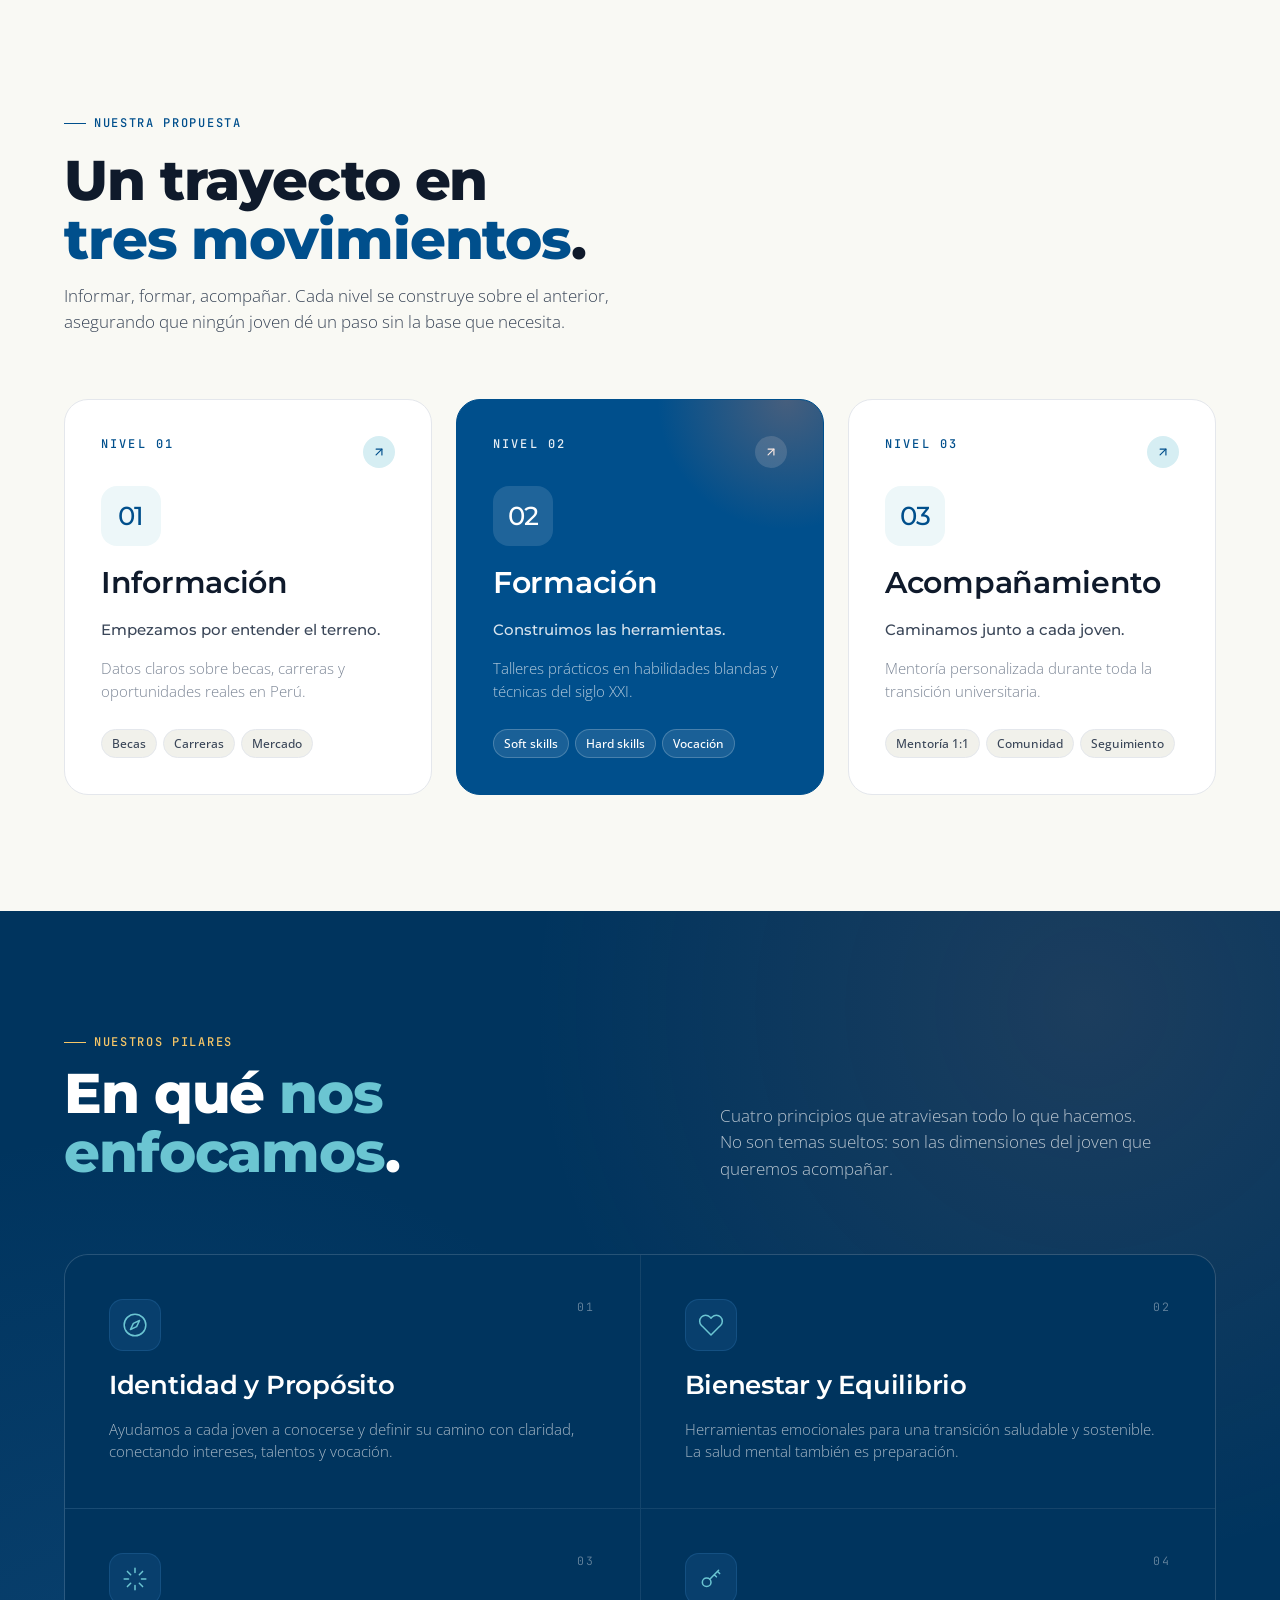
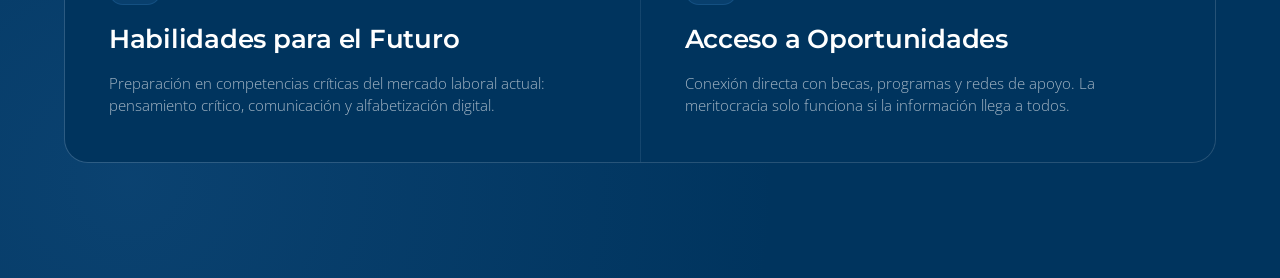
<file: ejemplo/Rumbo Propuesta Final.html>
<!doctype html>
<html lang="es">
<head>
<meta charset="utf-8" />
<meta name="viewport" content="width=device-width, initial-scale=1, viewport-fit=cover" />
<title>RUMBO · Nuestra Propuesta</title>
<link rel="preconnect" href="https://fonts.googleapis.com" />
<link rel="preconnect" href="https://fonts.gstatic.com" crossorigin />
<link href="https://fonts.googleapis.com/css2?family=Montserrat:wght@400;500;600;700;800&family=Open+Sans:wght@300;400;500;600&family=JetBrains+Mono:wght@400;500&display=swap" rel="stylesheet" />

<style>
:root {
  --rumbo-navy: #004F8C;
  --rumbo-navy-deep: #00345E;
  --rumbo-blue: #004F8C;
  --rumbo-sky: #6BC5D2;
  --rumbo-sky-soft: #D6EEF3;
  --rumbo-sky-mist: #EDF7F9;
  --rumbo-coral: #1D7874;
  --rumbo-amber: #F6C667;
  --bg: #F9F9F4;
  --bg-cream: #F1F1EB;
  --surface: #FFFFFF;
  --ink: #0F1A2B;
  --ink-soft: #3A4658;
  --ink-mute: #7A8494;
  --line: #E4E7EC;
  --line-soft: #EFF1F4;
  --font-display: 'Montserrat', -apple-system, system-ui, sans-serif;
  --font-body: 'Open Sans', -apple-system, system-ui, sans-serif;
  --font-mono: 'JetBrains Mono', monospace;
  --r-sm: 10px;
  --r-md: 16px;
  --r-lg: 24px;
  --shadow-md: 0 4px 12px rgba(15,26,43,.06), 0 12px 32px rgba(15,26,43,.06);
}

*, *::before, *::after { box-sizing: border-box; }
html, body { margin: 0; padding: 0; }
body {
  font-family: var(--font-body);
  font-weight: 300;
  color: var(--ink);
  background: var(--bg);
  -webkit-font-smoothing: antialiased;
  -moz-osx-font-smoothing: grayscale;
  overflow-x: hidden;
  width: 100%;
}

.eyebrow {
  font-family: var(--font-mono);
  font-size: 12px;
  letter-spacing: 0.14em;
  text-transform: uppercase;
  color: var(--rumbo-blue);
  font-weight: 500;
  display: inline-flex;
  align-items: center;
  gap: 8px;
}
.eyebrow::before { content:''; width: 22px; height: 1px; background: currentColor; }

/* ════════════════ SECCIÓN 1 · NIVELES (V3 Journey Cards) ════════════════ */

.niv-section {
  background: var(--bg);
  padding: clamp(64px, 9vw, 120px) clamp(20px, 5vw, 80px);
  font-family: var(--font-body);
  position: relative;
}
.niv-inner { max-width: 1320px; margin: 0 auto; }

.niv-head {
  display: flex;
  flex-direction: column;
  gap: 14px;
  margin-bottom: clamp(40px, 5vw, 64px);
  max-width: 760px;
}
.niv-title {
  font-family: var(--font-display);
  font-size: clamp(32px, 5.2vw, 56px);
  line-height: 1.05;
  letter-spacing: -0.02em;
  margin: 6px 0 0;
  font-weight: 800;
  color: var(--ink);
  text-wrap: balance;
}
.niv-title .accent { color: var(--rumbo-blue); }
.niv-lede {
  color: var(--ink-soft);
  font-size: clamp(15px, 1.4vw, 17px);
  line-height: 1.55;
  margin: 0;
  max-width: 56ch;
  text-wrap: pretty;
}

.niv-track {
  display: grid;
  grid-template-columns: 1fr;
  gap: 16px;
  position: relative;
}
@media (min-width: 760px) {
  .niv-track { grid-template-columns: repeat(3, 1fr); gap: 24px; }
}

.niv-card {
  background: var(--surface);
  border: 1px solid var(--line);
  border-radius: var(--r-lg);
  padding: clamp(24px, 3vw, 36px);
  position: relative;
  display: flex;
  flex-direction: column;
  gap: 18px;
  transition: transform .4s cubic-bezier(.2,.8,.2,1), border-color .3s, box-shadow .4s, opacity .6s ease;
  opacity: 0;
  transform: translateY(28px);
  overflow: hidden;
  min-height: 360px;
}
.niv-section.in .niv-card { opacity: 1; transform: none; }
.niv-track > .niv-card:nth-child(1) { transition-delay: 0ms; }
.niv-track > .niv-card:nth-child(2) { transition-delay: 120ms; }
.niv-track > .niv-card:nth-child(3) { transition-delay: 240ms; }

@media (hover: hover) {
  .niv-card:hover {
    transform: translateY(-6px);
    border-color: var(--rumbo-sky);
    box-shadow: var(--shadow-md);
  }
}

.niv-card::after {
  content: '';
  position: absolute;
  inset: auto 0 0 0;
  height: 3px;
  background: linear-gradient(90deg, var(--rumbo-blue), var(--rumbo-sky));
  transform: scaleX(0);
  transform-origin: left;
  transition: transform .5s cubic-bezier(.2,.8,.2,1);
}
@media (hover: hover) { .niv-card:hover::after { transform: scaleX(1); } }

.niv-card.featured {
  background: var(--rumbo-navy);
  color: white;
  border-color: var(--rumbo-navy);
}
.niv-card.featured .niv-num { color: rgba(255,255,255,0.9); }
.niv-card.featured .niv-card-title { color: white; }
.niv-card.featured .niv-sub { color: rgba(255,255,255,0.85); }
.niv-card.featured .niv-desc { color: rgba(255,255,255,0.7); }
.niv-card.featured .niv-tag {
  background: rgba(255,255,255,0.1);
  border-color: rgba(255,255,255,0.2);
  color: white;
}
.niv-card.featured::before {
  content: '';
  position: absolute;
  top: -40%;
  right: -30%;
  width: 80%;
  height: 80%;
  background: radial-gradient(circle, rgba(232,130,91,.3) 0%, transparent 60%);
  pointer-events: none;
}

.niv-card-head {
  display: flex;
  align-items: flex-start;
  justify-content: space-between;
  gap: 12px;
}
.niv-num {
  font-family: var(--font-mono);
  font-size: 12px;
  letter-spacing: 0.18em;
  color: var(--rumbo-blue);
  font-weight: 500;
}
.niv-arrow {
  width: 32px;
  height: 32px;
  border-radius: 50%;
  display: grid;
  place-items: center;
  background: var(--rumbo-sky-soft);
  color: var(--rumbo-navy);
  flex-shrink: 0;
  transition: transform .3s, background .3s;
}
.niv-card.featured .niv-arrow { background: rgba(255,255,255,0.15); color: white; }
@media (hover: hover) { .niv-card:hover .niv-arrow { transform: rotate(-45deg); } }

.niv-glyph {
  width: 60px;
  height: 60px;
  border-radius: 16px;
  display: grid;
  place-items: center;
  background: var(--rumbo-sky-mist);
  color: var(--rumbo-navy);
  font-family: var(--font-display);
  font-size: 26px;
  font-weight: 500;
  letter-spacing: -0.02em;
}
.niv-card.featured .niv-glyph {
  background: rgba(255,255,255,0.12);
  color: white;
}

.niv-card-title {
  font-family: var(--font-display);
  font-size: clamp(22px, 2.8vw, 30px);
  font-weight: 600;
  letter-spacing: -0.01em;
  margin: 0;
  color: var(--ink);
}
.niv-sub {
  font-family: var(--font-display);
  font-size: 15px;
  color: var(--ink-soft);
  line-height: 1.4;
  margin: 0;
  font-weight: 500;
}
.niv-desc {
  font-size: 14.5px;
  line-height: 1.55;
  color: var(--ink-mute);
  margin: 0;
  flex: 1;
}
.niv-tags {
  display: flex;
  flex-wrap: wrap;
  gap: 6px;
  margin-top: auto;
  padding-top: 8px;
}
.niv-tag {
  font-size: 12px;
  padding: 5px 10px;
  border-radius: 999px;
  background: var(--bg-cream);
  border: 1px solid var(--line);
  color: var(--ink-soft);
  font-weight: 500;
}

/* MOBILE: carrusel snap horizontal */
@media (max-width: 759px) {
  .niv-track {
    display: flex;
    overflow-x: auto;
    overflow-y: hidden;
    scroll-snap-type: x mandatory;
    margin: 0 calc(-1 * clamp(20px, 5vw, 80px));
    padding: 8px clamp(20px, 5vw, 80px) 16px;
    gap: 14px;
    scrollbar-width: none;
    -webkit-overflow-scrolling: touch;
  }
  .niv-track::-webkit-scrollbar { display: none; }
  .niv-card {
    flex: 0 0 86%;
    max-width: 340px;
    scroll-snap-align: center;
    min-height: 340px;
  }
}

/* indicadores móviles */
.niv-dots {
  display: none;
  justify-content: center;
  gap: 8px;
  margin-top: 16px;
}
@media (max-width: 759px) {
  .niv-dots { display: flex; }
}
.niv-dot {
  width: 6px;
  height: 6px;
  border-radius: 50%;
  background: var(--line);
  transition: background .25s, width .25s;
  border: none;
  padding: 0;
  cursor: pointer;
}
.niv-dot.on { background: var(--rumbo-blue); width: 22px; border-radius: 4px; }


/* ════════════════ SECCIÓN 2 · PILARES (Grid oscuro) ════════════════ */

.pil-section {
  background: var(--rumbo-navy-deep);
  color: white;
  padding: clamp(64px, 9vw, 120px) clamp(20px, 5vw, 80px);
  font-family: var(--font-body);
  position: relative;
  overflow: hidden;
}
.pil-section::before {
  content: '';
  position: absolute;
  inset: 0;
  background:
    radial-gradient(circle at 85% 10%, rgba(232,130,91,.12) 0%, transparent 40%),
    radial-gradient(circle at 10% 90%, rgba(59,130,196,.18) 0%, transparent 45%);
  pointer-events: none;
}
.pil-inner { max-width: 1240px; margin: 0 auto; position: relative; }

.pil-head {
  display: grid;
  grid-template-columns: 1fr;
  gap: 18px;
  margin-bottom: clamp(48px, 6vw, 72px);
  align-items: end;
}
@media (min-width: 880px) {
  .pil-head { grid-template-columns: 1.2fr 1fr; gap: 60px; }
}

.pil-eyebrow {
  font-family: var(--font-mono);
  font-size: 12px;
  letter-spacing: 0.14em;
  text-transform: uppercase;
  color: var(--rumbo-amber);
  font-weight: 500;
  display: inline-flex;
  align-items: center;
  gap: 8px;
}
.pil-eyebrow::before { content:''; width: 22px; height: 1px; background: currentColor; }

.pil-title {
  font-family: var(--font-display);
  font-size: clamp(32px, 5.2vw, 56px);
  line-height: 1.05;
  letter-spacing: -0.02em;
  margin: 14px 0 0;
  font-weight: 800;
  color: white;
  text-wrap: balance;
}
.pil-title em {
  font-style: normal;
  color: var(--rumbo-sky);
}
.pil-lede {
  color: rgba(255,255,255,0.7);
  font-size: clamp(15px, 1.4vw, 17px);
  line-height: 1.55;
  margin: 0;
  max-width: 50ch;
  text-wrap: pretty;
}

.pil-grid {
  display: grid;
  grid-template-columns: 1fr;
  gap: 1px;
  background: rgba(255,255,255,0.08);
  border: 1px solid rgba(255,255,255,0.08);
  border-radius: var(--r-lg);
  overflow: hidden;
}
@media (min-width: 720px) {
  .pil-grid { grid-template-columns: 1fr 1fr; }
}

.pil-card {
  background: var(--rumbo-navy-deep);
  padding: clamp(26px, 3.5vw, 44px);
  display: flex;
  flex-direction: column;
  gap: 18px;
  position: relative;
  opacity: 0;
  transform: translateY(20px);
  transition: opacity .6s ease, transform .6s ease, background .35s ease;
  min-height: 220px;
}
.pil-section.in .pil-card { opacity: 1; transform: none; }
@media (hover: hover) {
  .pil-card:hover { background: #0a1f3d; }
}
.pil-card::after {
  content: '';
  position: absolute;
  top: 0; left: 0;
  width: 0;
  height: 2px;
  background: linear-gradient(90deg, var(--rumbo-sky), var(--rumbo-amber));
  transition: width .5s cubic-bezier(.2,.8,.2,1);
}
@media (hover: hover) { .pil-card:hover::after { width: 100%; } }

.pil-card-head {
  display: flex;
  justify-content: space-between;
  align-items: flex-start;
}
.pil-icon {
  width: 52px;
  height: 52px;
  border-radius: 14px;
  background: rgba(59,130,196,.15);
  color: var(--rumbo-sky);
  display: grid;
  place-items: center;
  border: 1px solid rgba(59,130,196,.25);
  transition: transform .35s, background .35s, color .35s, border-color .35s;
  flex-shrink: 0;
}
@media (hover: hover) {
  .pil-card:hover .pil-icon {
    transform: rotate(-6deg) scale(1.05);
    background: rgba(232,182,91,.15);
    color: var(--rumbo-amber);
    border-color: rgba(232,182,91,.3);
  }
}
.pil-num {
  font-family: var(--font-mono);
  font-size: 11.5px;
  letter-spacing: 0.18em;
  color: rgba(255,255,255,0.4);
}
.pil-card h3 {
  font-family: var(--font-display);
  font-size: clamp(20px, 2.4vw, 26px);
  font-weight: 600;
  letter-spacing: -0.01em;
  margin: 0;
  color: white;
  text-wrap: balance;
}
.pil-card p {
  color: rgba(255,255,255,0.65);
  font-size: 14.5px;
  line-height: 1.55;
  margin: 0;
  text-wrap: pretty;
}

@media (max-width: 480px) {
  .pil-card { min-height: 180px; padding: 24px 22px; }
  .pil-icon { width: 46px; height: 46px; border-radius: 12px; }
}
</style>
</head>
<body>

<!-- ════════════════ SECCIÓN 1 — NIVELES ════════════════ -->
<section class="niv-section" id="propuesta" data-screen-label="01 Niveles">
  <div class="niv-inner">
    <header class="niv-head">
      <span class="eyebrow">Nuestra propuesta</span>
      <h2 class="niv-title">Un trayecto en <span class="accent">tres movimientos</span>.</h2>
      <p class="niv-lede">Informar, formar, acompañar. Cada nivel se construye sobre el anterior, asegurando que ningún joven dé un paso sin la base que necesita.</p>
    </header>

    <div class="niv-track" id="nivTrack" role="list">
      <article class="niv-card" role="listitem">
        <div class="niv-card-head">
          <span class="niv-num">NIVEL 01</span>
          <span class="niv-arrow" aria-hidden="true">
            <svg width="14" height="14" viewBox="0 0 24 24" fill="none" stroke="currentColor" stroke-width="2" stroke-linecap="round" stroke-linejoin="round"><line x1="7" y1="17" x2="17" y2="7"/><polyline points="7 7 17 7 17 17"/></svg>
          </span>
        </div>
        <div class="niv-glyph">01</div>
        <h3 class="niv-card-title">Información</h3>
        <p class="niv-sub">Empezamos por entender el terreno.</p>
        <p class="niv-desc">Datos claros sobre becas, carreras y oportunidades reales en Perú.</p>
        <div class="niv-tags">
          <span class="niv-tag">Becas</span>
          <span class="niv-tag">Carreras</span>
          <span class="niv-tag">Mercado</span>
        </div>
      </article>

      <article class="niv-card featured" role="listitem">
        <div class="niv-card-head">
          <span class="niv-num">NIVEL 02</span>
          <span class="niv-arrow" aria-hidden="true">
            <svg width="14" height="14" viewBox="0 0 24 24" fill="none" stroke="currentColor" stroke-width="2" stroke-linecap="round" stroke-linejoin="round"><line x1="7" y1="17" x2="17" y2="7"/><polyline points="7 7 17 7 17 17"/></svg>
          </span>
        </div>
        <div class="niv-glyph">02</div>
        <h3 class="niv-card-title">Formación</h3>
        <p class="niv-sub">Construimos las herramientas.</p>
        <p class="niv-desc">Talleres prácticos en habilidades blandas y técnicas del siglo XXI.</p>
        <div class="niv-tags">
          <span class="niv-tag">Soft skills</span>
          <span class="niv-tag">Hard skills</span>
          <span class="niv-tag">Vocación</span>
        </div>
      </article>

      <article class="niv-card" role="listitem">
        <div class="niv-card-head">
          <span class="niv-num">NIVEL 03</span>
          <span class="niv-arrow" aria-hidden="true">
            <svg width="14" height="14" viewBox="0 0 24 24" fill="none" stroke="currentColor" stroke-width="2" stroke-linecap="round" stroke-linejoin="round"><line x1="7" y1="17" x2="17" y2="7"/><polyline points="7 7 17 7 17 17"/></svg>
          </span>
        </div>
        <div class="niv-glyph">03</div>
        <h3 class="niv-card-title">Acompañamiento</h3>
        <p class="niv-sub">Caminamos junto a cada joven.</p>
        <p class="niv-desc">Mentoría personalizada durante toda la transición universitaria.</p>
        <div class="niv-tags">
          <span class="niv-tag">Mentoría 1:1</span>
          <span class="niv-tag">Comunidad</span>
          <span class="niv-tag">Seguimiento</span>
        </div>
      </article>
    </div>

    <div class="niv-dots" id="nivDots" aria-hidden="true">
      <button class="niv-dot on" type="button" data-i="0" aria-label="Nivel 1"></button>
      <button class="niv-dot" type="button" data-i="1" aria-label="Nivel 2"></button>
      <button class="niv-dot" type="button" data-i="2" aria-label="Nivel 3"></button>
    </div>
  </div>
</section>

<!-- ════════════════ SECCIÓN 2 — PILARES ════════════════ -->
<section class="pil-section" id="pilares" data-screen-label="02 Pilares">
  <div class="pil-inner">
    <header class="pil-head">
      <div>
        <span class="pil-eyebrow">Nuestros pilares</span>
        <h2 class="pil-title">En qué <em>nos enfocamos</em>.</h2>
      </div>
      <p class="pil-lede">Cuatro principios que atraviesan todo lo que hacemos. No son temas sueltos: son las dimensiones del joven que queremos acompañar.</p>
    </header>

    <div class="pil-grid">
      <article class="pil-card">
        <div class="pil-card-head">
          <div class="pil-icon" aria-hidden="true">
            <svg width="26" height="26" viewBox="0 0 24 24" fill="none" stroke="currentColor" stroke-width="1.4" stroke-linecap="round" stroke-linejoin="round"><circle cx="12" cy="12" r="10"/><path d="M16.2 7.8L13.5 13.5L7.8 16.2L10.5 10.5L16.2 7.8Z"/></svg>
          </div>
          <span class="pil-num">01</span>
        </div>
        <h3>Identidad y Propósito</h3>
        <p>Ayudamos a cada joven a conocerse y definir su camino con claridad, conectando intereses, talentos y vocación.</p>
      </article>

      <article class="pil-card">
        <div class="pil-card-head">
          <div class="pil-icon" aria-hidden="true">
            <svg width="26" height="26" viewBox="0 0 24 24" fill="none" stroke="currentColor" stroke-width="1.4" stroke-linecap="round" stroke-linejoin="round"><path d="M20.84 4.61a5.5 5.5 0 00-7.78 0L12 5.67l-1.06-1.06a5.5 5.5 0 00-7.78 7.78l1.06 1.06L12 21.23l7.78-7.78 1.06-1.06a5.5 5.5 0 000-7.78z"/></svg>
          </div>
          <span class="pil-num">02</span>
        </div>
        <h3>Bienestar y Equilibrio</h3>
        <p>Herramientas emocionales para una transición saludable y sostenible. La salud mental también es preparación.</p>
      </article>

      <article class="pil-card">
        <div class="pil-card-head">
          <div class="pil-icon" aria-hidden="true">
            <svg width="26" height="26" viewBox="0 0 24 24" fill="none" stroke="currentColor" stroke-width="1.4" stroke-linecap="round" stroke-linejoin="round"><path d="M12 2v4M12 18v4M2 12h4M18 12h4M5 5l3 3M16 16l3 3M5 19l3-3M16 8l3-3"/></svg>
          </div>
          <span class="pil-num">03</span>
        </div>
        <h3>Habilidades para el Futuro</h3>
        <p>Preparación en competencias críticas del mercado laboral actual: pensamiento crítico, comunicación y alfabetización digital.</p>
      </article>

      <article class="pil-card">
        <div class="pil-card-head">
          <div class="pil-icon" aria-hidden="true">
            <svg width="26" height="26" viewBox="0 0 24 24" fill="none" stroke="currentColor" stroke-width="1.4" stroke-linecap="round" stroke-linejoin="round"><circle cx="8" cy="15" r="4"/><path d="M10.85 12.15L19 4M18 5l2 2M15 8l2 2"/></svg>
          </div>
          <span class="pil-num">04</span>
        </div>
        <h3>Acceso a Oportunidades</h3>
        <p>Conexión directa con becas, programas y redes de apoyo. La meritocracia solo funciona si la información llega a todos.</p>
      </article>
    </div>
  </div>
</section>

<script>
// Reveal-on-scroll para ambas secciones
(function () {
  const io = new IntersectionObserver((entries) => {
    entries.forEach((e) => {
      if (e.isIntersecting) {
        e.target.classList.add('in');
        io.unobserve(e.target);
      }
    });
  }, { threshold: 0.15 });
  document.querySelectorAll('.niv-section, .pil-section').forEach((s) => io.observe(s));
})();

// Sync de dots con scroll del carrusel en móvil
(function () {
  const track = document.getElementById('nivTrack');
  const dots = document.querySelectorAll('#nivDots .niv-dot');
  if (!track || !dots.length) return;

  let raf = 0;
  const onScroll = () => {
    cancelAnimationFrame(raf);
    raf = requestAnimationFrame(() => {
      const cards = track.querySelectorAll('.niv-card');
      const trackRect = track.getBoundingClientRect();
      const center = trackRect.left + trackRect.width / 2;
      let best = 0, bestDist = Infinity;
      cards.forEach((c, i) => {
        const r = c.getBoundingClientRect();
        const cardCenter = r.left + r.width / 2;
        const d = Math.abs(cardCenter - center);
        if (d < bestDist) { bestDist = d; best = i; }
      });
      dots.forEach((d, i) => d.classList.toggle('on', i === best));
    });
  };
  track.addEventListener('scroll', onScroll, { passive: true });

  dots.forEach((d) => {
    d.addEventListener('click', () => {
      const i = +d.dataset.i;
      const card = track.querySelectorAll('.niv-card')[i];
      if (card) {
        const left = card.offsetLeft - (track.clientWidth - card.clientWidth) / 2;
        track.scrollTo({ left, behavior: 'smooth' });
      }
    });
  });
})();
</script>

</body>
</html>
</file>
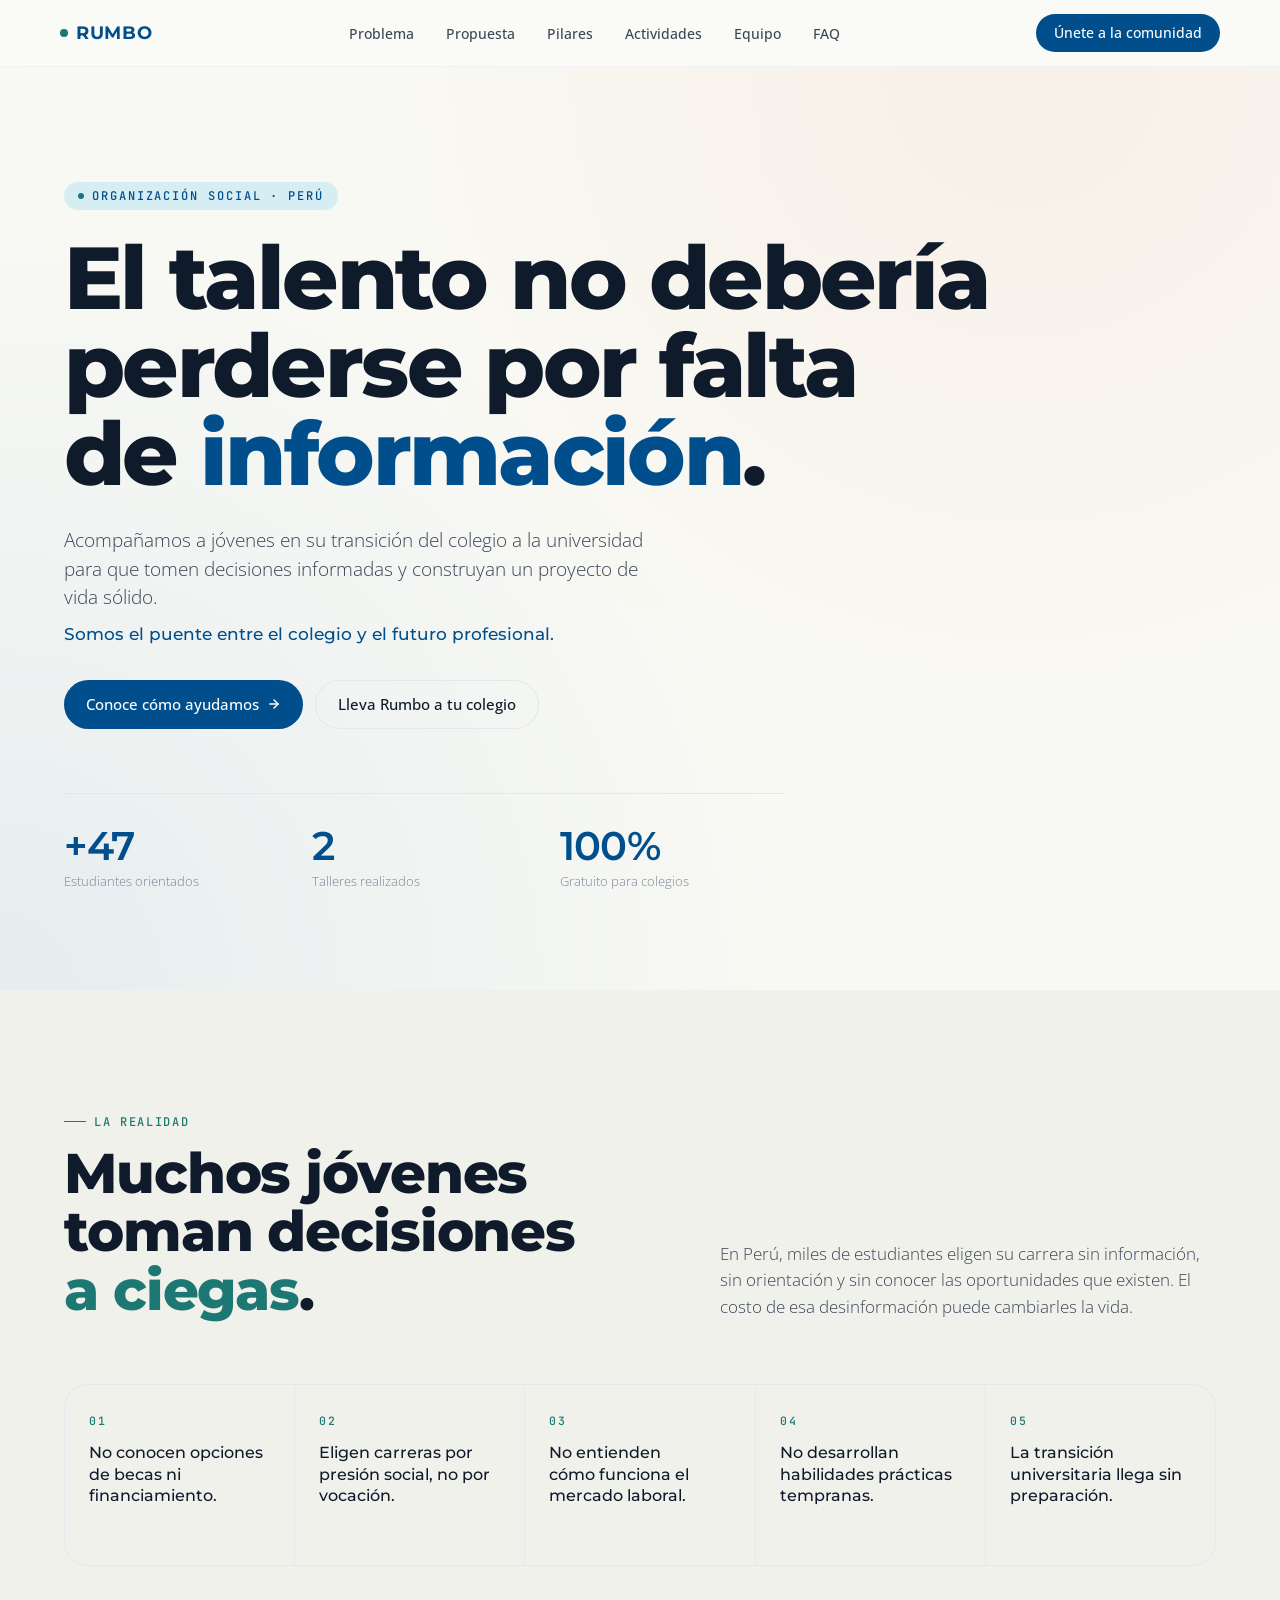
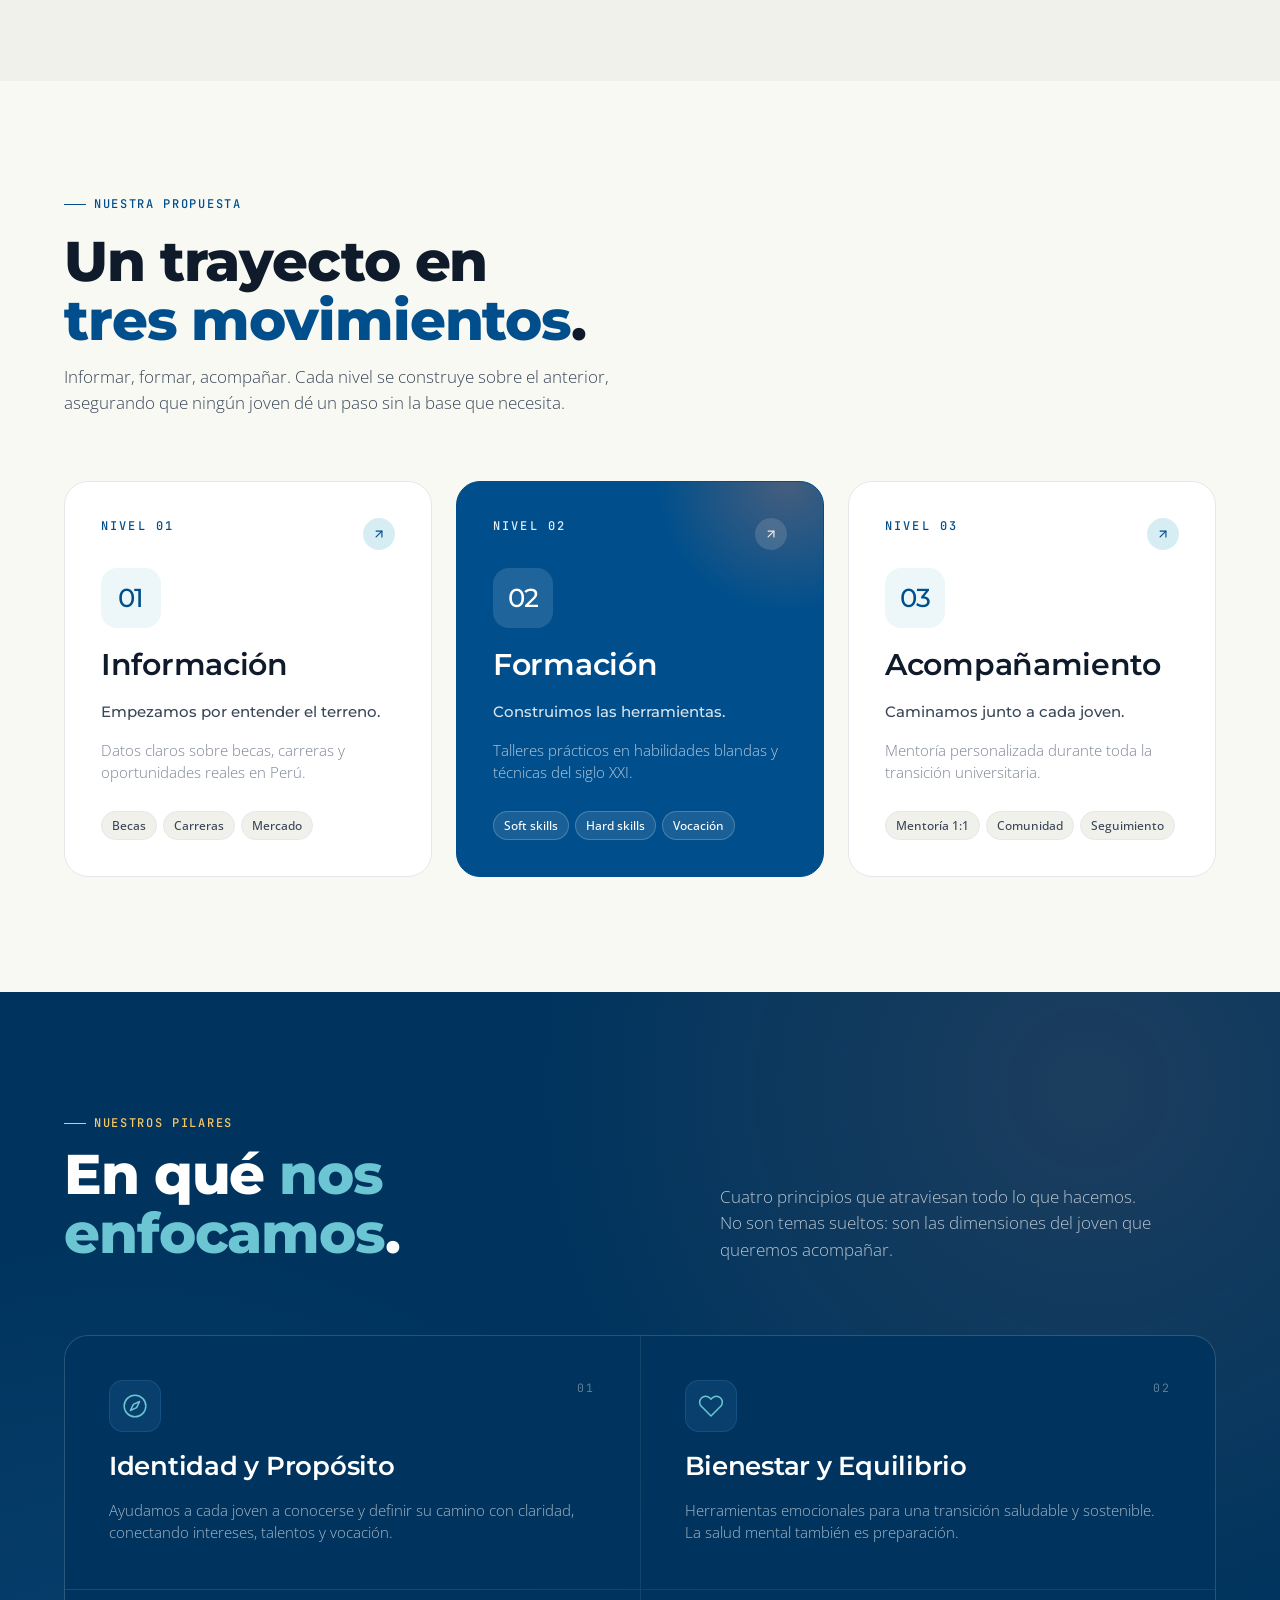
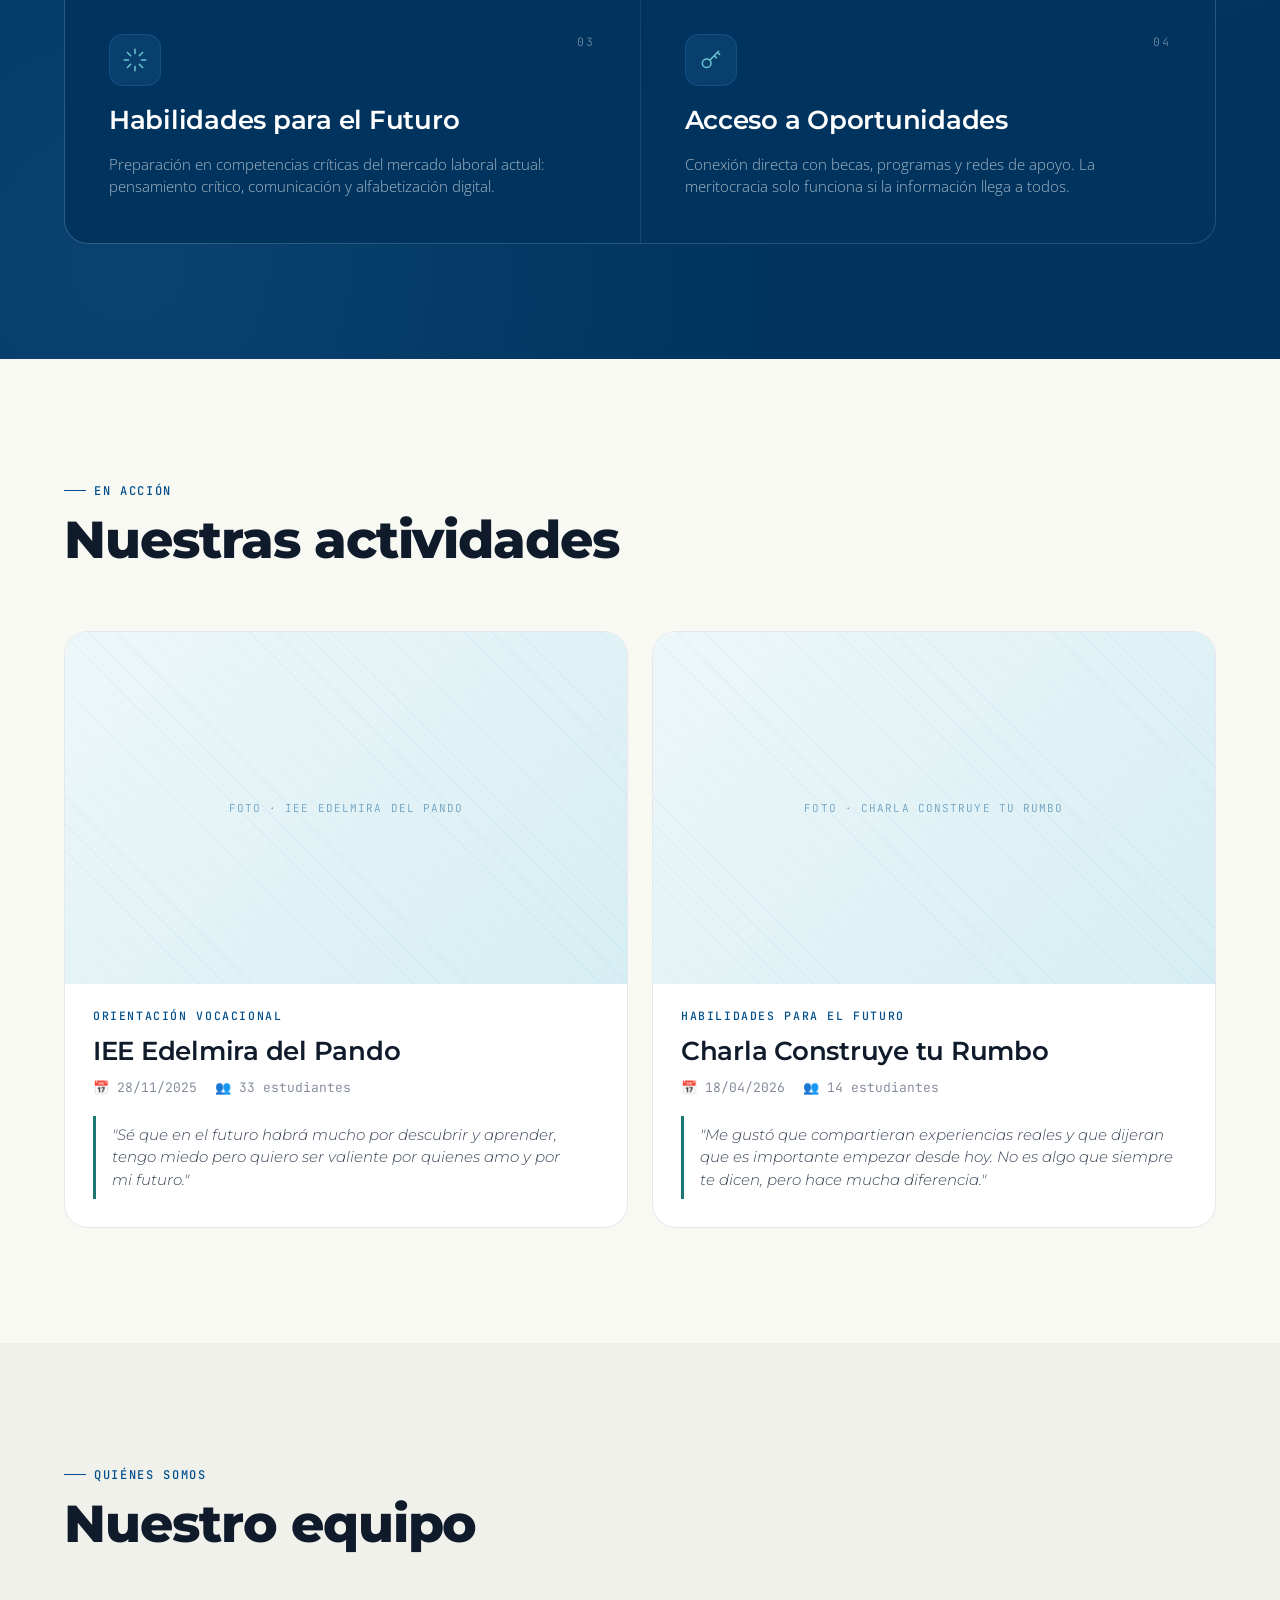
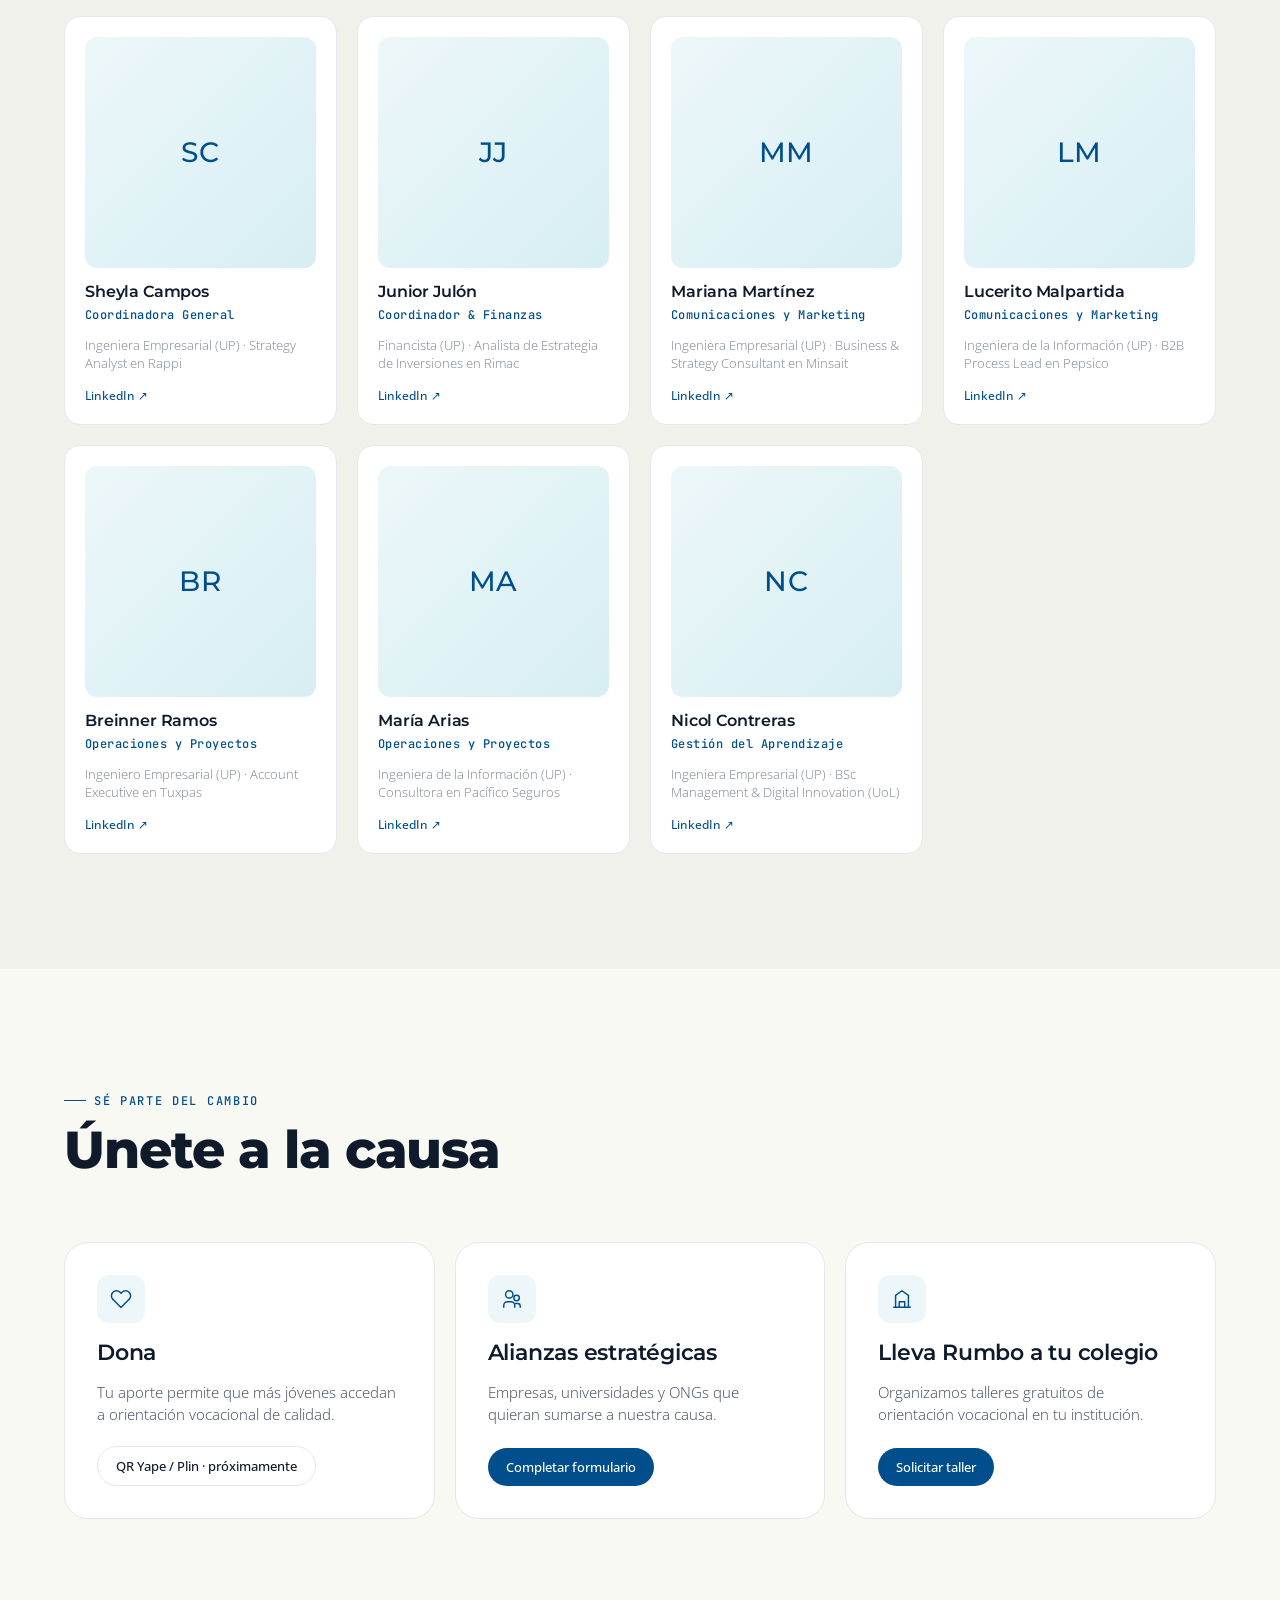
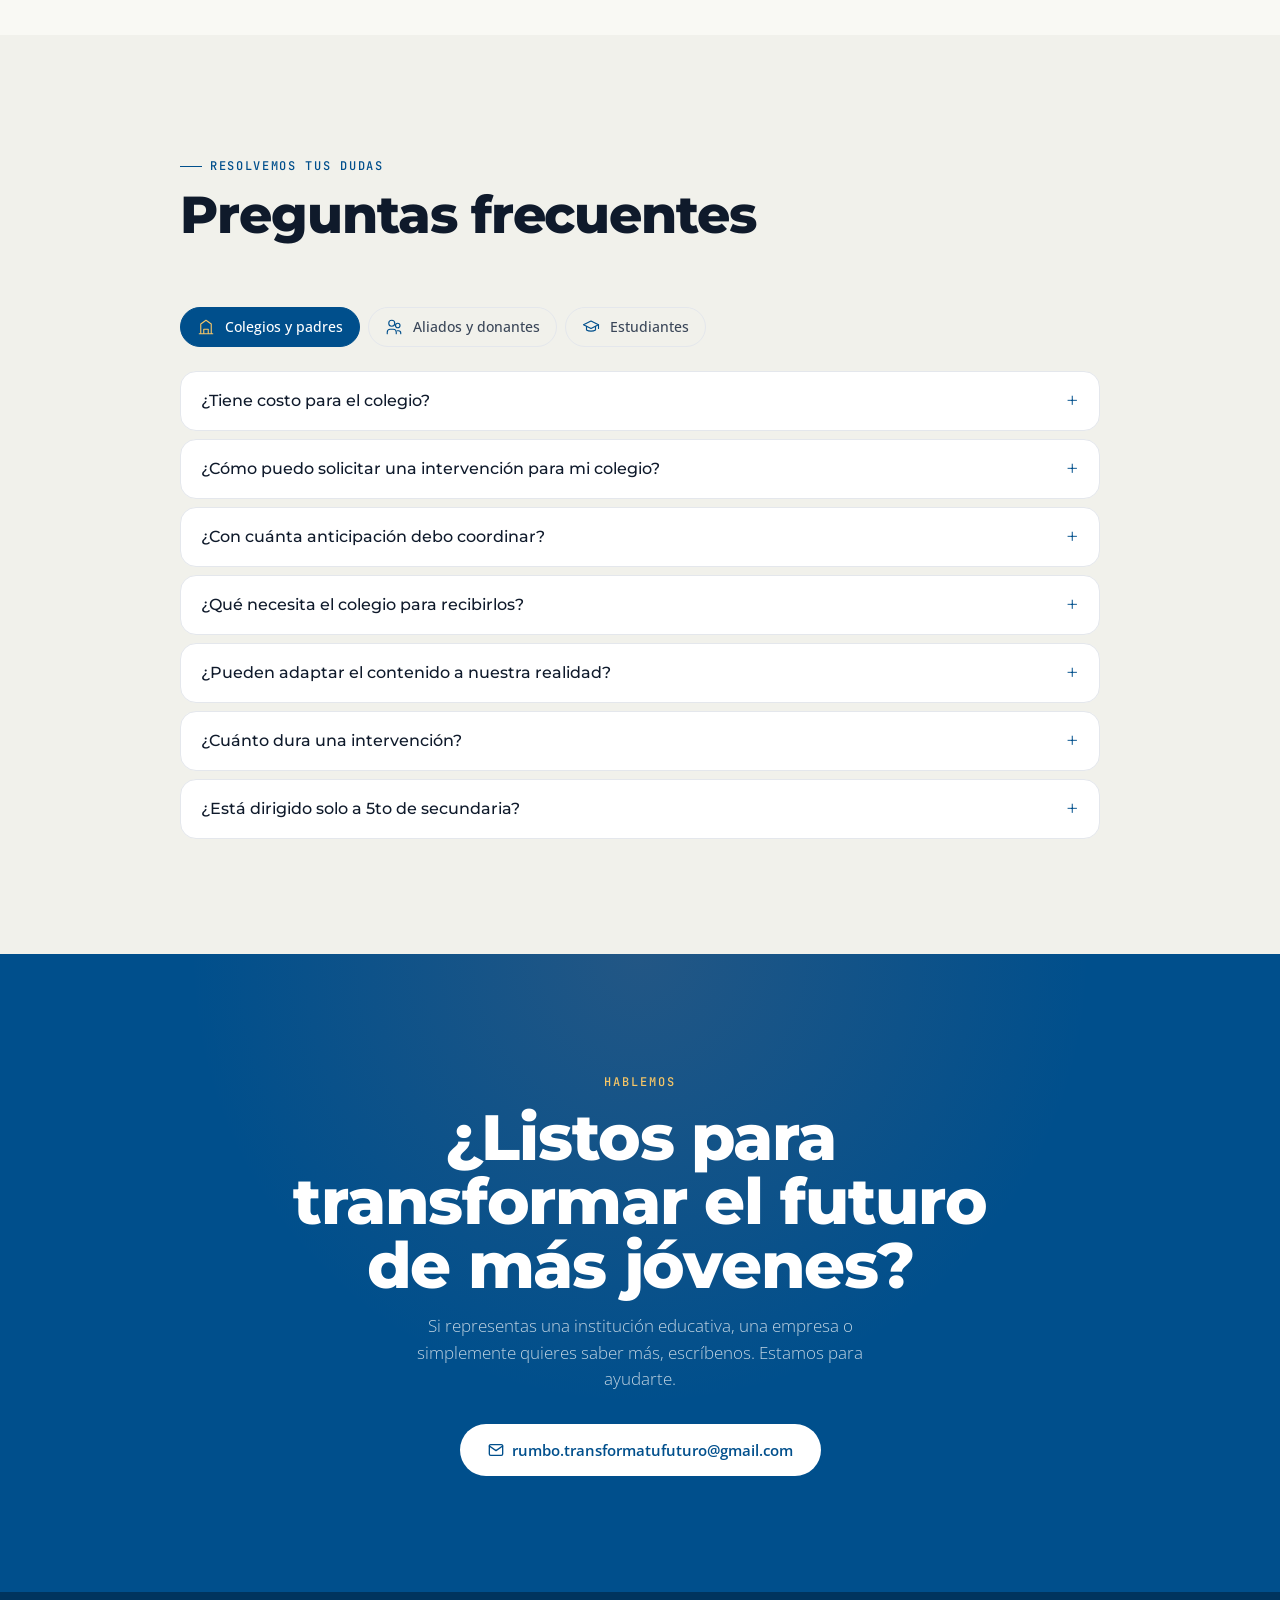
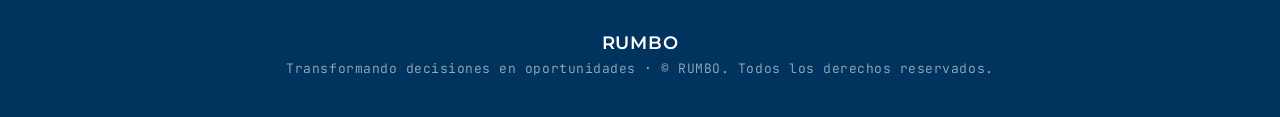
<file: ejemplo/Rumbo Web Completa.html>
<!doctype html>
<html lang="es">
<head>
<meta charset="utf-8" />
<meta name="viewport" content="width=device-width, initial-scale=1, viewport-fit=cover" />
<title>RUMBO · Transformando decisiones en oportunidades</title>
<link rel="preconnect" href="https://fonts.googleapis.com" />
<link rel="preconnect" href="https://fonts.gstatic.com" crossorigin />
<link href="https://fonts.googleapis.com/css2?family=Montserrat:wght@400;500;600;700;800&family=Open+Sans:wght@300;400;500;600&family=JetBrains+Mono:wght@400;500&display=swap" rel="stylesheet" />

<style>
:root {
  --rumbo-navy: #004F8C;
  --rumbo-navy-deep: #00345E;
  --rumbo-blue: #004F8C;
  --rumbo-sky: #6BC5D2;
  --rumbo-sky-soft: #D6EEF3;
  --rumbo-sky-mist: #EDF7F9;
  --rumbo-coral: #1D7874;
  --rumbo-amber: #F6C667;
  --bg: #F9F9F4;
  --bg-cream: #F1F1EB;
  --surface: #FFFFFF;
  --ink: #0F1A2B;
  --ink-soft: #3A4658;
  --ink-mute: #7A8494;
  --line: #E4E7EC;
  --line-soft: #EFF1F4;
  --font-display: 'Montserrat', -apple-system, system-ui, sans-serif;
  --font-body: 'Open Sans', -apple-system, system-ui, sans-serif;
  --font-mono: 'JetBrains Mono', monospace;
  --r-sm: 10px;
  --r-md: 16px;
  --r-lg: 24px;
  --shadow-sm: 0 1px 2px rgba(15,26,43,.04), 0 2px 6px rgba(15,26,43,.04);
  --shadow-md: 0 4px 12px rgba(15,26,43,.06), 0 12px 32px rgba(15,26,43,.06);
}

*, *::before, *::after { box-sizing: border-box; }
html, body { margin: 0; padding: 0; }
html { scroll-behavior: smooth; }
body {
  font-family: var(--font-body);
  font-weight: 300;
  color: var(--ink);
  background: var(--bg);
  -webkit-font-smoothing: antialiased;
  overflow-x: hidden;
}

.eyebrow {
  font-family: var(--font-mono);
  font-size: 12px;
  letter-spacing: 0.14em;
  text-transform: uppercase;
  color: var(--rumbo-blue);
  font-weight: 500;
  display: inline-flex;
  align-items: center;
  gap: 8px;
}
.eyebrow::before { content:''; width: 22px; height: 1px; background: currentColor; }

a { color: inherit; }

/* ════════════════ NAVBAR ════════════════ */
.nav {
  position: sticky;
  top: 0;
  z-index: 100;
  background: rgba(251, 251, 247, 0.85);
  backdrop-filter: blur(12px);
  -webkit-backdrop-filter: blur(12px);
  border-bottom: 1px solid var(--line-soft);
}
.nav-inner {
  max-width: 1320px;
  margin: 0 auto;
  padding: 14px clamp(20px, 5vw, 60px);
  display: flex;
  align-items: center;
  justify-content: space-between;
  gap: 24px;
}
.nav-logo {
  font-family: var(--font-display);
  font-weight: 700;
  font-size: 18px;
  letter-spacing: 0.04em;
  color: var(--rumbo-navy);
  text-decoration: none;
  display: inline-flex;
  align-items: center;
  gap: 8px;
}
.nav-logo .dot {
  width: 8px; height: 8px; border-radius: 50%;
  background: var(--rumbo-coral);
}
.nav-links {
  display: none;
  align-items: center;
  gap: 4px;
}
@media (min-width: 880px) {
  .nav-links { display: flex; }
}
.nav-links a {
  text-decoration: none;
  padding: 8px 14px;
  border-radius: 8px;
  font-size: 14px;
  color: var(--ink-soft);
  font-weight: 500;
  transition: background .2s, color .2s;
}
.nav-links a:hover { background: var(--rumbo-sky-mist); color: var(--rumbo-navy); }
.nav-cta {
  background: var(--rumbo-navy);
  color: white;
  padding: 10px 18px;
  border-radius: 999px;
  font-size: 13.5px;
  font-weight: 500;
  text-decoration: none;
  transition: background .2s, transform .2s;
  white-space: nowrap;
}
.nav-cta:hover { background: var(--rumbo-blue); transform: translateY(-1px); }
.nav-burger {
  display: grid;
  place-items: center;
  width: 40px; height: 40px;
  border: 1px solid var(--line);
  background: transparent;
  border-radius: 10px;
  cursor: pointer;
}
@media (min-width: 880px) { .nav-burger { display: none; } }
.nav-burger svg { width: 18px; height: 18px; color: var(--ink); }

/* mobile menu */
.nav-mobile {
  display: none;
  flex-direction: column;
  padding: 12px clamp(20px, 5vw, 60px) 20px;
  border-top: 1px solid var(--line-soft);
  gap: 4px;
}
.nav-mobile.open { display: flex; }
.nav-mobile a {
  padding: 12px 14px;
  text-decoration: none;
  color: var(--ink);
  font-weight: 500;
  border-radius: 10px;
  font-size: 15px;
}
.nav-mobile a:hover { background: var(--rumbo-sky-mist); }

/* ════════════════ HERO ════════════════ */
.hero {
  padding: clamp(60px, 9vw, 120px) clamp(20px, 5vw, 80px) clamp(60px, 8vw, 100px);
  position: relative;
  overflow: hidden;
}
.hero::before {
  content: '';
  position: absolute;
  inset: 0;
  background:
    radial-gradient(circle at 80% 0%, rgba(232,130,91,.08) 0%, transparent 50%),
    radial-gradient(circle at 0% 100%, rgba(59,130,196,.10) 0%, transparent 50%);
  pointer-events: none;
}
.hero-inner {
  max-width: 1240px;
  margin: 0 auto;
  position: relative;
}
.hero-tag {
  font-family: var(--font-mono);
  font-size: 12px;
  letter-spacing: 0.16em;
  text-transform: uppercase;
  color: var(--rumbo-blue);
  background: var(--rumbo-sky-soft);
  padding: 6px 14px;
  border-radius: 999px;
  display: inline-flex;
  align-items: center;
  gap: 8px;
  font-weight: 500;
  margin-bottom: 24px;
}
.hero-tag::before {
  content: '';
  width: 6px; height: 6px;
  border-radius: 50%;
  background: var(--rumbo-coral);
  animation: pulse 2s infinite;
}
@keyframes pulse {
  0%, 100% { opacity: 1; transform: scale(1); }
  50% { opacity: 0.5; transform: scale(1.3); }
}
.hero-title {
  font-family: var(--font-display);
  font-size: clamp(40px, 7vw, 88px);
  line-height: 1.0;
  letter-spacing: -0.03em;
  margin: 0 0 28px;
  font-weight: 800;
  color: var(--ink);
  max-width: 16ch;
  text-wrap: balance;
}
.hero-title em {
  font-style: normal;
  color: var(--rumbo-blue);
}
.hero-lede {
  font-size: clamp(16px, 1.5vw, 19px);
  line-height: 1.5;
  color: var(--ink-soft);
  max-width: 56ch;
  margin: 0 0 12px;
  text-wrap: pretty;
}
.hero-bridge {
  font-family: var(--font-display);
  font-size: clamp(15px, 1.4vw, 17px);
  color: var(--rumbo-navy);
  font-weight: 500;
  margin: 0 0 36px;
}
.hero-actions {
  display: flex;
  flex-wrap: wrap;
  gap: 12px;
}
.btn-primary {
  background: var(--rumbo-navy);
  color: white;
  padding: 14px 22px;
  border-radius: 999px;
  font-size: 14.5px;
  font-weight: 500;
  text-decoration: none;
  transition: background .2s, transform .2s;
  display: inline-flex;
  align-items: center;
  gap: 8px;
}
.btn-primary:hover { background: var(--rumbo-blue); transform: translateY(-1px); }
.btn-ghost {
  background: transparent;
  color: var(--ink);
  padding: 14px 22px;
  border-radius: 999px;
  font-size: 14.5px;
  font-weight: 500;
  text-decoration: none;
  border: 1px solid var(--line);
  transition: border-color .2s, background .2s;
  display: inline-flex;
  align-items: center;
  gap: 8px;
}
.btn-ghost:hover { border-color: var(--rumbo-navy); background: white; }

.hero-meta {
  display: grid;
  grid-template-columns: repeat(2, 1fr);
  gap: 24px;
  margin-top: 64px;
  padding-top: 32px;
  border-top: 1px solid var(--line);
  max-width: 720px;
}
@media (min-width: 600px) {
  .hero-meta { grid-template-columns: repeat(3, 1fr); }
}
.hero-meta-v {
  font-family: var(--font-display);
  font-size: clamp(28px, 3.5vw, 40px);
  font-weight: 600;
  letter-spacing: -0.02em;
  color: var(--rumbo-navy);
  line-height: 1;
}
.hero-meta-l {
  font-size: 13px;
  color: var(--ink-mute);
  margin-top: 6px;
  line-height: 1.4;
}

/* ════════════════ PROBLEMA ════════════════ */
.problema-section {
  background: var(--bg-cream);
  padding: clamp(60px, 9vw, 120px) clamp(20px, 5vw, 80px);
}
.problema-inner {
  max-width: 1240px;
  margin: 0 auto;
}
.problema-head {
  display: grid;
  grid-template-columns: 1fr;
  gap: 24px;
  margin-bottom: clamp(40px, 5vw, 64px);
  align-items: end;
}
@media (min-width: 880px) {
  .problema-head { grid-template-columns: 1.2fr 1fr; gap: 60px; }
}
.problema-title {
  font-family: var(--font-display);
  font-size: clamp(32px, 5.2vw, 56px);
  line-height: 1.05;
  letter-spacing: -0.02em;
  margin: 14px 0 0;
  font-weight: 800;
  color: var(--ink);
  text-wrap: balance;
}
.problema-title em {
  font-style: normal;
  color: var(--rumbo-coral);
}
.problema-lede {
  color: var(--ink-soft);
  font-size: clamp(15px, 1.4vw, 17px);
  line-height: 1.55;
  margin: 0;
  text-wrap: pretty;
}
.problema-list {
  display: grid;
  grid-template-columns: 1fr;
  gap: 1px;
  background: var(--line);
  border: 1px solid var(--line);
  border-radius: var(--r-lg);
  overflow: hidden;
}
@media (min-width: 720px) {
  .problema-list { grid-template-columns: repeat(2, 1fr); }
}
@media (min-width: 1100px) {
  .problema-list { grid-template-columns: repeat(5, 1fr); }
}
.problema-item {
  background: var(--bg-cream);
  padding: 28px 24px;
  display: flex;
  flex-direction: column;
  gap: 14px;
  min-height: 180px;
  transition: background .25s;
}
.problema-item:hover { background: white; }
.problema-num {
  font-family: var(--font-mono);
  font-size: 11.5px;
  letter-spacing: 0.18em;
  color: var(--rumbo-coral);
  font-weight: 500;
}
.problema-text {
  font-family: var(--font-display);
  font-size: 16px;
  line-height: 1.35;
  color: var(--ink);
  margin: 0;
  font-weight: 500;
  text-wrap: pretty;
}

/* ════════════════ SECCIÓN 1 · NIVELES ════════════════ */
.niv-section {
  background: var(--bg);
  padding: clamp(64px, 9vw, 120px) clamp(20px, 5vw, 80px);
}
.niv-inner { max-width: 1320px; margin: 0 auto; }
.niv-head {
  display: flex;
  flex-direction: column;
  gap: 14px;
  margin-bottom: clamp(40px, 5vw, 64px);
  max-width: 760px;
}
.niv-title {
  font-family: var(--font-display);
  font-size: clamp(32px, 5.2vw, 56px);
  line-height: 1.05;
  letter-spacing: -0.02em;
  margin: 6px 0 0;
  font-weight: 800;
  color: var(--ink);
  text-wrap: balance;
}
.niv-title .accent { color: var(--rumbo-blue); }
.niv-lede {
  color: var(--ink-soft);
  font-size: clamp(15px, 1.4vw, 17px);
  line-height: 1.55;
  margin: 0;
  max-width: 56ch;
  text-wrap: pretty;
}
.niv-track {
  display: grid;
  grid-template-columns: 1fr;
  gap: 16px;
  position: relative;
}
@media (min-width: 760px) {
  .niv-track { grid-template-columns: repeat(3, 1fr); gap: 24px; }
}
.niv-card {
  background: var(--surface);
  border: 1px solid var(--line);
  border-radius: var(--r-lg);
  padding: clamp(24px, 3vw, 36px);
  position: relative;
  display: flex;
  flex-direction: column;
  gap: 18px;
  transition: transform .4s cubic-bezier(.2,.8,.2,1), border-color .3s, box-shadow .4s, opacity .6s ease;
  opacity: 0;
  transform: translateY(28px);
  overflow: hidden;
  min-height: 360px;
}
.niv-section.in .niv-card { opacity: 1; transform: none; }
.niv-track > .niv-card:nth-child(1) { transition-delay: 0ms; }
.niv-track > .niv-card:nth-child(2) { transition-delay: 120ms; }
.niv-track > .niv-card:nth-child(3) { transition-delay: 240ms; }
@media (hover: hover) {
  .niv-card:hover {
    transform: translateY(-6px);
    border-color: var(--rumbo-sky);
    box-shadow: var(--shadow-md);
  }
}
.niv-card::after {
  content: '';
  position: absolute;
  inset: auto 0 0 0;
  height: 3px;
  background: linear-gradient(90deg, var(--rumbo-blue), var(--rumbo-sky));
  transform: scaleX(0);
  transform-origin: left;
  transition: transform .5s cubic-bezier(.2,.8,.2,1);
}
@media (hover: hover) { .niv-card:hover::after { transform: scaleX(1); } }
.niv-card.featured {
  background: var(--rumbo-navy);
  color: white;
  border-color: var(--rumbo-navy);
}
.niv-card.featured .niv-num { color: rgba(255,255,255,0.9); }
.niv-card.featured .niv-card-title { color: white; }
.niv-card.featured .niv-sub { color: rgba(255,255,255,0.85); }
.niv-card.featured .niv-desc { color: rgba(255,255,255,0.7); }
.niv-card.featured .niv-tag {
  background: rgba(255,255,255,0.1);
  border-color: rgba(255,255,255,0.2);
  color: white;
}
.niv-card.featured::before {
  content: '';
  position: absolute;
  top: -40%; right: -30%;
  width: 80%; height: 80%;
  background: radial-gradient(circle, rgba(232,130,91,.3) 0%, transparent 60%);
  pointer-events: none;
}
.niv-card-head {
  display: flex;
  align-items: flex-start;
  justify-content: space-between;
  gap: 12px;
}
.niv-num {
  font-family: var(--font-mono);
  font-size: 12px;
  letter-spacing: 0.18em;
  color: var(--rumbo-blue);
  font-weight: 500;
}
.niv-arrow {
  width: 32px; height: 32px;
  border-radius: 50%;
  display: grid;
  place-items: center;
  background: var(--rumbo-sky-soft);
  color: var(--rumbo-navy);
  flex-shrink: 0;
  transition: transform .3s, background .3s;
}
.niv-card.featured .niv-arrow { background: rgba(255,255,255,0.15); color: white; }
@media (hover: hover) { .niv-card:hover .niv-arrow { transform: rotate(-45deg); } }
.niv-glyph {
  width: 60px; height: 60px;
  border-radius: 16px;
  display: grid;
  place-items: center;
  background: var(--rumbo-sky-mist);
  color: var(--rumbo-navy);
  font-family: var(--font-display);
  font-size: 26px;
  font-weight: 500;
  letter-spacing: -0.02em;
}
.niv-card.featured .niv-glyph { background: rgba(255,255,255,0.12); color: white; }
.niv-card-title {
  font-family: var(--font-display);
  font-size: clamp(22px, 2.8vw, 30px);
  font-weight: 600;
  letter-spacing: -0.01em;
  margin: 0;
  color: var(--ink);
}
.niv-sub {
  font-family: var(--font-display);
  font-size: 15px;
  color: var(--ink-soft);
  line-height: 1.4;
  margin: 0;
  font-weight: 500;
}
.niv-desc {
  font-size: 14.5px;
  line-height: 1.55;
  color: var(--ink-mute);
  margin: 0;
  flex: 1;
}
.niv-tags {
  display: flex;
  flex-wrap: wrap;
  gap: 6px;
  margin-top: auto;
  padding-top: 8px;
}
.niv-tag {
  font-size: 12px;
  padding: 5px 10px;
  border-radius: 999px;
  background: var(--bg-cream);
  border: 1px solid var(--line);
  color: var(--ink-soft);
  font-weight: 500;
}
@media (max-width: 759px) {
  .niv-track {
    display: flex;
    overflow-x: auto;
    overflow-y: hidden;
    scroll-snap-type: x mandatory;
    margin: 0 calc(-1 * clamp(20px, 5vw, 80px));
    padding: 8px clamp(20px, 5vw, 80px) 16px;
    gap: 14px;
    scrollbar-width: none;
    -webkit-overflow-scrolling: touch;
  }
  .niv-track::-webkit-scrollbar { display: none; }
  .niv-card {
    flex: 0 0 86%;
    max-width: 340px;
    scroll-snap-align: center;
    min-height: 340px;
  }
}
.niv-dots {
  display: none;
  justify-content: center;
  gap: 8px;
  margin-top: 16px;
}
@media (max-width: 759px) { .niv-dots { display: flex; } }
.niv-dot {
  width: 6px; height: 6px;
  border-radius: 50%;
  background: var(--line);
  transition: background .25s, width .25s;
  border: none; padding: 0;
  cursor: pointer;
}
.niv-dot.on { background: var(--rumbo-blue); width: 22px; border-radius: 4px; }

/* ════════════════ SECCIÓN 2 · PILARES ════════════════ */
.pil-section {
  background: var(--rumbo-navy-deep);
  color: white;
  padding: clamp(64px, 9vw, 120px) clamp(20px, 5vw, 80px);
  position: relative;
  overflow: hidden;
}
.pil-section::before {
  content: '';
  position: absolute;
  inset: 0;
  background:
    radial-gradient(circle at 85% 10%, rgba(232,130,91,.12) 0%, transparent 40%),
    radial-gradient(circle at 10% 90%, rgba(59,130,196,.18) 0%, transparent 45%);
  pointer-events: none;
}
.pil-inner { max-width: 1240px; margin: 0 auto; position: relative; }
.pil-head {
  display: grid;
  grid-template-columns: 1fr;
  gap: 18px;
  margin-bottom: clamp(48px, 6vw, 72px);
  align-items: end;
}
@media (min-width: 880px) {
  .pil-head { grid-template-columns: 1.2fr 1fr; gap: 60px; }
}
.pil-eyebrow {
  font-family: var(--font-mono);
  font-size: 12px;
  letter-spacing: 0.14em;
  text-transform: uppercase;
  color: var(--rumbo-amber);
  font-weight: 500;
  display: inline-flex;
  align-items: center;
  gap: 8px;
}
.pil-eyebrow::before { content:''; width: 22px; height: 1px; background: currentColor; }
.pil-title {
  font-family: var(--font-display);
  font-size: clamp(32px, 5.2vw, 56px);
  line-height: 1.05;
  letter-spacing: -0.02em;
  margin: 14px 0 0;
  font-weight: 800;
  color: white;
  text-wrap: balance;
}
.pil-title em { font-style: normal; color: var(--rumbo-sky); }
.pil-lede {
  color: rgba(255,255,255,0.7);
  font-size: clamp(15px, 1.4vw, 17px);
  line-height: 1.55;
  margin: 0;
  max-width: 50ch;
  text-wrap: pretty;
}
.pil-grid {
  display: grid;
  grid-template-columns: 1fr;
  gap: 1px;
  background: rgba(255,255,255,0.08);
  border: 1px solid rgba(255,255,255,0.08);
  border-radius: var(--r-lg);
  overflow: hidden;
}
@media (min-width: 720px) { .pil-grid { grid-template-columns: 1fr 1fr; } }
.pil-card {
  background: var(--rumbo-navy-deep);
  padding: clamp(26px, 3.5vw, 44px);
  display: flex;
  flex-direction: column;
  gap: 18px;
  position: relative;
  opacity: 0;
  transform: translateY(20px);
  transition: opacity .6s ease, transform .6s ease, background .35s ease;
  min-height: 220px;
}
.pil-section.in .pil-card { opacity: 1; transform: none; }
.pil-section.in .pil-card:nth-child(1) { transition-delay: 0ms; }
.pil-section.in .pil-card:nth-child(2) { transition-delay: 90ms; }
.pil-section.in .pil-card:nth-child(3) { transition-delay: 180ms; }
.pil-section.in .pil-card:nth-child(4) { transition-delay: 270ms; }
@media (hover: hover) { .pil-card:hover { background: #0a1f3d; } }
.pil-card::after {
  content: '';
  position: absolute;
  top: 0; left: 0;
  width: 0; height: 2px;
  background: linear-gradient(90deg, var(--rumbo-sky), var(--rumbo-amber));
  transition: width .5s cubic-bezier(.2,.8,.2,1);
}
@media (hover: hover) { .pil-card:hover::after { width: 100%; } }
.pil-card-head {
  display: flex;
  justify-content: space-between;
  align-items: flex-start;
}
.pil-icon {
  width: 52px; height: 52px;
  border-radius: 14px;
  background: rgba(59,130,196,.15);
  color: var(--rumbo-sky);
  display: grid;
  place-items: center;
  border: 1px solid rgba(59,130,196,.25);
  transition: transform .35s, background .35s, color .35s, border-color .35s;
  flex-shrink: 0;
}
@media (hover: hover) {
  .pil-card:hover .pil-icon {
    transform: rotate(-6deg) scale(1.05);
    background: rgba(232,182,91,.15);
    color: var(--rumbo-amber);
    border-color: rgba(232,182,91,.3);
  }
}
.pil-num {
  font-family: var(--font-mono);
  font-size: 11.5px;
  letter-spacing: 0.18em;
  color: rgba(255,255,255,0.4);
}
.pil-card h3 {
  font-family: var(--font-display);
  font-size: clamp(20px, 2.4vw, 26px);
  font-weight: 600;
  letter-spacing: -0.01em;
  margin: 0;
  color: white;
  text-wrap: balance;
}
.pil-card p {
  color: rgba(255,255,255,0.65);
  font-size: 14.5px;
  line-height: 1.55;
  margin: 0;
  text-wrap: pretty;
}

/* ════════════════ ACTIVIDADES ════════════════ */
.act-section {
  background: var(--bg);
  padding: clamp(60px, 9vw, 120px) clamp(20px, 5vw, 80px);
}
.act-inner { max-width: 1320px; margin: 0 auto; }
.act-head {
  margin-bottom: clamp(40px, 5vw, 64px);
  max-width: 760px;
}
.act-title {
  font-family: var(--font-display);
  font-size: clamp(32px, 5vw, 52px);
  line-height: 1.05;
  letter-spacing: -0.02em;
  margin: 14px 0 0;
  font-weight: 800;
  color: var(--ink);
}
.act-grid {
  display: grid;
  grid-template-columns: 1fr;
  gap: 24px;
}
@media (min-width: 800px) {
  .act-grid { grid-template-columns: 1fr 1fr; }
}
.act-card {
  background: var(--surface);
  border: 1px solid var(--line);
  border-radius: var(--r-lg);
  overflow: hidden;
  display: flex;
  flex-direction: column;
  transition: transform .3s, border-color .3s, box-shadow .3s;
}
@media (hover: hover) {
  .act-card:hover { transform: translateY(-4px); border-color: var(--rumbo-sky); box-shadow: var(--shadow-md); }
}
.act-img {
  aspect-ratio: 16 / 10;
  background: linear-gradient(135deg, var(--rumbo-sky-mist), var(--rumbo-sky-soft));
  position: relative;
  overflow: hidden;
}
.act-img::before {
  content: attr(data-label);
  position: absolute;
  inset: 0;
  display: grid;
  place-items: center;
  font-family: var(--font-mono);
  font-size: 11px;
  color: var(--rumbo-navy);
  opacity: 0.5;
  letter-spacing: 0.1em;
  text-transform: uppercase;
}
.act-img::after {
  content: '';
  position: absolute;
  inset: 0;
  background: repeating-linear-gradient(45deg, transparent 0px, transparent 18px, rgba(30,91,168,0.04) 18px, rgba(30,91,168,0.04) 19px);
}
.act-body {
  padding: 24px 28px 28px;
  display: flex;
  flex-direction: column;
  gap: 12px;
}
.act-tag {
  font-family: var(--font-mono);
  font-size: 11.5px;
  letter-spacing: 0.14em;
  color: var(--rumbo-blue);
  text-transform: uppercase;
  font-weight: 500;
}
.act-card h3 {
  font-family: var(--font-display);
  font-size: clamp(20px, 2.2vw, 26px);
  font-weight: 600;
  letter-spacing: -0.01em;
  margin: 0;
}
.act-meta {
  display: flex;
  gap: 18px;
  font-size: 13px;
  color: var(--ink-mute);
  font-family: var(--font-mono);
}
.act-quote {
  border-left: 3px solid var(--rumbo-coral);
  padding: 8px 0 8px 16px;
  font-family: var(--font-display);
  font-style: italic;
  font-size: 15px;
  color: var(--ink-soft);
  line-height: 1.5;
  margin: 8px 0 0;
  text-wrap: pretty;
}

/* ════════════════ EQUIPO ════════════════ */
.team-section {
  background: var(--bg-cream);
  padding: clamp(60px, 9vw, 120px) clamp(20px, 5vw, 80px);
}
.team-inner { max-width: 1320px; margin: 0 auto; }
.team-head { margin-bottom: clamp(40px, 5vw, 64px); max-width: 760px; }
.team-title {
  font-family: var(--font-display);
  font-size: clamp(32px, 5vw, 52px);
  line-height: 1.05;
  letter-spacing: -0.02em;
  margin: 14px 0 0;
  font-weight: 800;
  color: var(--ink);
}
.team-grid {
  display: grid;
  grid-template-columns: repeat(2, 1fr);
  gap: 16px;
}
@media (min-width: 720px) { .team-grid { grid-template-columns: repeat(3, 1fr); gap: 20px; } }
@media (min-width: 1080px) { .team-grid { grid-template-columns: repeat(4, 1fr); } }
.team-card {
  background: var(--surface);
  border: 1px solid var(--line);
  border-radius: var(--r-md);
  padding: 20px;
  display: flex;
  flex-direction: column;
  gap: 14px;
  transition: transform .3s, border-color .3s;
}
@media (hover: hover) { .team-card:hover { transform: translateY(-4px); border-color: var(--rumbo-sky); } }
.team-avatar {
  aspect-ratio: 1;
  border-radius: 12px;
  background: linear-gradient(135deg, var(--rumbo-sky-mist), var(--rumbo-sky-soft));
  display: grid;
  place-items: center;
  font-family: var(--font-display);
  font-weight: 500;
  font-size: 28px;
  color: var(--rumbo-navy);
  letter-spacing: 0.02em;
}
.team-name {
  font-family: var(--font-display);
  font-size: 16px;
  font-weight: 600;
  margin: 0;
  letter-spacing: -0.01em;
}
.team-role {
  font-size: 12px;
  color: var(--rumbo-blue);
  margin: -8px 0 0;
  font-weight: 500;
  font-family: var(--font-mono);
  letter-spacing: 0.04em;
}
.team-bio {
  font-size: 12.5px;
  color: var(--ink-mute);
  line-height: 1.45;
  margin: 0;
  flex: 1;
}
.team-link {
  font-size: 12px;
  color: var(--rumbo-navy);
  text-decoration: none;
  font-weight: 500;
  display: inline-flex;
  align-items: center;
  gap: 6px;
}
.team-link:hover { text-decoration: underline; }

/* ════════════════ ÚNETE ════════════════ */
.unete-section {
  background: var(--bg);
  padding: clamp(60px, 9vw, 120px) clamp(20px, 5vw, 80px);
}
.unete-inner { max-width: 1240px; margin: 0 auto; }
.unete-head { margin-bottom: clamp(40px, 5vw, 64px); max-width: 760px; }
.unete-title {
  font-family: var(--font-display);
  font-size: clamp(32px, 5vw, 52px);
  line-height: 1.05;
  letter-spacing: -0.02em;
  margin: 14px 0 0;
  font-weight: 800;
}
.unete-grid {
  display: grid;
  grid-template-columns: 1fr;
  gap: 16px;
}
@media (min-width: 800px) { .unete-grid { grid-template-columns: repeat(3, 1fr); gap: 20px; } }
.unete-card {
  background: var(--surface);
  border: 1px solid var(--line);
  border-radius: var(--r-lg);
  padding: clamp(24px, 3vw, 32px);
  display: flex;
  flex-direction: column;
  gap: 16px;
  transition: border-color .3s, box-shadow .3s;
}
.unete-card:hover { border-color: var(--rumbo-sky); box-shadow: var(--shadow-sm); }
.unete-icon {
  width: 48px; height: 48px;
  border-radius: 12px;
  background: var(--rumbo-sky-mist);
  color: var(--rumbo-navy);
  display: grid;
  place-items: center;
}
.unete-card h3 {
  font-family: var(--font-display);
  font-size: 22px;
  font-weight: 600;
  margin: 0;
  letter-spacing: -0.01em;
}
.unete-card p {
  font-size: 14.5px;
  line-height: 1.55;
  color: var(--ink-soft);
  margin: 0;
  flex: 1;
  text-wrap: pretty;
}
.unete-card a {
  margin-top: 4px;
  align-self: flex-start;
}

/* ════════════════ FAQ ════════════════ */
.faq-section {
  background: var(--bg-cream);
  padding: clamp(60px, 9vw, 120px) clamp(20px, 5vw, 80px);
}
.faq-inner { max-width: 920px; margin: 0 auto; }
.faq-head { margin-bottom: clamp(40px, 5vw, 64px); }
.faq-title {
  font-family: var(--font-display);
  font-size: clamp(32px, 5vw, 52px);
  line-height: 1.05;
  letter-spacing: -0.02em;
  margin: 14px 0 0;
  font-weight: 800;
}
.faq-tabs {
  display: flex;
  gap: 8px;
  margin-bottom: 20px;
  overflow-x: auto;
  scrollbar-width: none;
  padding-bottom: 4px;
}
.faq-tabs::-webkit-scrollbar { display: none; }
.faq-tab {
  flex-shrink: 0;
  display: inline-flex;
  align-items: center;
  gap: 10px;
  background: transparent;
  border: 1px solid var(--line);
  padding: 10px 16px;
  border-radius: 999px;
  cursor: pointer;
  font-family: var(--font-body);
  font-size: 13.5px;
  color: var(--ink-soft);
  font-weight: 500;
  transition: all .25s ease;
}
.faq-tab svg {
  width: 18px;
  height: 18px;
  flex-shrink: 0;
  color: var(--rumbo-blue);
  transition: color .25s;
}
.faq-tab:hover { border-color: var(--rumbo-sky); color: var(--rumbo-navy); }
.faq-tab:hover svg { color: var(--rumbo-navy); }
.faq-tab.active {
  background: var(--rumbo-navy);
  color: white;
  border-color: var(--rumbo-navy);
}
.faq-tab.active svg { color: var(--rumbo-amber); }
.faq-list { display: flex; flex-direction: column; gap: 8px; }
.faq-item {
  background: var(--surface);
  border: 1px solid var(--line);
  border-radius: var(--r-md);
  overflow: hidden;
  transition: border-color .25s;
}
.faq-item[open] { border-color: var(--rumbo-sky); }
.faq-item summary {
  cursor: pointer;
  padding: 18px 20px;
  list-style: none;
  display: flex;
  justify-content: space-between;
  align-items: center;
  gap: 16px;
  font-family: var(--font-display);
  font-size: 15.5px;
  font-weight: 500;
  color: var(--ink);
}
.faq-item summary::-webkit-details-marker { display: none; }
.faq-item summary::after {
  content: '+';
  font-family: var(--font-display);
  font-size: 22px;
  color: var(--rumbo-blue);
  transition: transform .25s;
  font-weight: 300;
  line-height: 1;
}
.faq-item[open] summary::after { transform: rotate(45deg); }
.faq-item-body {
  padding: 0 20px 20px;
  color: var(--ink-soft);
  font-size: 14.5px;
  line-height: 1.6;
  text-wrap: pretty;
}

/* ════════════════ FOOTER / CONTACTO ════════════════ */
.cta-section {
  background: var(--rumbo-navy);
  color: white;
  padding: clamp(60px, 9vw, 120px) clamp(20px, 5vw, 80px);
  text-align: center;
  position: relative;
  overflow: hidden;
}
.cta-section::before {
  content: '';
  position: absolute;
  inset: 0;
  background: radial-gradient(circle at 50% 0%, rgba(232,130,91,.15) 0%, transparent 50%);
  pointer-events: none;
}
.cta-inner { max-width: 760px; margin: 0 auto; position: relative; }
.cta-title {
  font-family: var(--font-display);
  font-size: clamp(34px, 5.5vw, 64px);
  line-height: 1.0;
  letter-spacing: -0.02em;
  margin: 14px 0 16px;
  font-weight: 800;
  color: white;
  text-wrap: balance;
}
.cta-lede {
  color: rgba(255,255,255,0.75);
  font-size: clamp(15px, 1.4vw, 17px);
  line-height: 1.55;
  margin: 0 auto 32px;
  max-width: 52ch;
}
.cta-btn {
  background: white;
  color: var(--rumbo-navy);
  padding: 16px 28px;
  border-radius: 999px;
  font-size: 15px;
  font-weight: 600;
  text-decoration: none;
  display: inline-flex;
  align-items: center;
  gap: 8px;
  transition: transform .2s, background .2s;
}
.cta-btn:hover { transform: translateY(-2px); background: var(--rumbo-amber); }
.cta-eyebrow {
  font-family: var(--font-mono);
  font-size: 12px;
  letter-spacing: 0.16em;
  text-transform: uppercase;
  color: var(--rumbo-amber);
  font-weight: 500;
}

footer {
  background: var(--rumbo-navy-deep);
  color: rgba(255,255,255,0.6);
  padding: 40px clamp(20px, 5vw, 80px);
  text-align: center;
  font-size: 13px;
  font-family: var(--font-mono);
  letter-spacing: 0.04em;
}
footer .brand {
  font-family: var(--font-display);
  color: white;
  font-weight: 600;
  font-size: 18px;
  letter-spacing: 0.04em;
  display: block;
  margin-bottom: 6px;
}
</style>
</head>
<body>

<!-- ════ NAV ════ -->
<nav class="nav">
  <div class="nav-inner">
    <a href="#" class="nav-logo"><span class="dot"></span>RUMBO</a>
    <div class="nav-links">
      <a href="#problema">Problema</a>
      <a href="#propuesta">Propuesta</a>
      <a href="#pilares">Pilares</a>
      <a href="#actividades">Actividades</a>
      <a href="#equipo">Equipo</a>
      <a href="#faq">FAQ</a>
    </div>
    <a href="#unete" class="nav-cta">Únete a la comunidad</a>
    <button class="nav-burger" id="navBurger" aria-label="Menú">
      <svg viewBox="0 0 24 24" fill="none" stroke="currentColor" stroke-width="2" stroke-linecap="round"><line x1="3" y1="6" x2="21" y2="6"/><line x1="3" y1="12" x2="21" y2="12"/><line x1="3" y1="18" x2="21" y2="18"/></svg>
    </button>
  </div>
  <div class="nav-mobile" id="navMobile">
    <a href="#problema">Problema</a>
    <a href="#propuesta">Propuesta</a>
    <a href="#pilares">Pilares</a>
    <a href="#actividades">Actividades</a>
    <a href="#equipo">Equipo</a>
    <a href="#faq">FAQ</a>
    <a href="#unete">Únete</a>
  </div>
</nav>

<!-- ════ HERO ════ -->
<section class="hero">
  <div class="hero-inner">
    <span class="hero-tag">Organización Social · Perú</span>
    <h1 class="hero-title">El talento no debería perderse por falta de <em>información</em>.</h1>
    <p class="hero-lede">Acompañamos a jóvenes en su transición del colegio a la universidad para que tomen decisiones informadas y construyan un proyecto de vida sólido.</p>
    <p class="hero-bridge">Somos el puente entre el colegio y el futuro profesional.</p>
    <div class="hero-actions">
      <a href="#propuesta" class="btn-primary">Conoce cómo ayudamos
        <svg width="14" height="14" viewBox="0 0 24 24" fill="none" stroke="currentColor" stroke-width="2.5" stroke-linecap="round" stroke-linejoin="round"><line x1="5" y1="12" x2="19" y2="12"/><polyline points="12 5 19 12 12 19"/></svg>
      </a>
      <a href="#unete" class="btn-ghost">Lleva Rumbo a tu colegio</a>
    </div>
    <div class="hero-meta">
      <div>
        <div class="hero-meta-v">+47</div>
        <div class="hero-meta-l">Estudiantes orientados</div>
      </div>
      <div>
        <div class="hero-meta-v">2</div>
        <div class="hero-meta-l">Talleres realizados</div>
      </div>
      <div>
        <div class="hero-meta-v">100%</div>
        <div class="hero-meta-l">Gratuito para colegios</div>
      </div>
    </div>
  </div>
</section>

<!-- ════ PROBLEMA ════ -->
<section class="problema-section" id="problema" data-screen-label="01 Problema">
  <div class="problema-inner">
    <header class="problema-head">
      <div>
        <span class="eyebrow" style="color: var(--rumbo-coral);">La realidad</span>
        <h2 class="problema-title">Muchos jóvenes toman decisiones <em>a ciegas</em>.</h2>
      </div>
      <p class="problema-lede">En Perú, miles de estudiantes eligen su carrera sin información, sin orientación y sin conocer las oportunidades que existen. El costo de esa desinformación puede cambiarles la vida.</p>
    </header>
    <div class="problema-list">
      <div class="problema-item"><span class="problema-num">01</span><p class="problema-text">No conocen opciones de becas ni financiamiento.</p></div>
      <div class="problema-item"><span class="problema-num">02</span><p class="problema-text">Eligen carreras por presión social, no por vocación.</p></div>
      <div class="problema-item"><span class="problema-num">03</span><p class="problema-text">No entienden cómo funciona el mercado laboral.</p></div>
      <div class="problema-item"><span class="problema-num">04</span><p class="problema-text">No desarrollan habilidades prácticas tempranas.</p></div>
      <div class="problema-item"><span class="problema-num">05</span><p class="problema-text">La transición universitaria llega sin preparación.</p></div>
    </div>
  </div>
</section>

<!-- ════ NIVELES ════ -->
<section class="niv-section" id="propuesta" data-screen-label="02 Niveles">
  <div class="niv-inner">
    <header class="niv-head">
      <span class="eyebrow">Nuestra propuesta</span>
      <h2 class="niv-title">Un trayecto en <span class="accent">tres movimientos</span>.</h2>
      <p class="niv-lede">Informar, formar, acompañar. Cada nivel se construye sobre el anterior, asegurando que ningún joven dé un paso sin la base que necesita.</p>
    </header>
    <div class="niv-track" id="nivTrack" role="list">
      <article class="niv-card" role="listitem">
        <div class="niv-card-head">
          <span class="niv-num">NIVEL 01</span>
          <span class="niv-arrow"><svg width="14" height="14" viewBox="0 0 24 24" fill="none" stroke="currentColor" stroke-width="2" stroke-linecap="round" stroke-linejoin="round"><line x1="7" y1="17" x2="17" y2="7"/><polyline points="7 7 17 7 17 17"/></svg></span>
        </div>
        <div class="niv-glyph">01</div>
        <h3 class="niv-card-title">Información</h3>
        <p class="niv-sub">Empezamos por entender el terreno.</p>
        <p class="niv-desc">Datos claros sobre becas, carreras y oportunidades reales en Perú.</p>
        <div class="niv-tags"><span class="niv-tag">Becas</span><span class="niv-tag">Carreras</span><span class="niv-tag">Mercado</span></div>
      </article>
      <article class="niv-card featured" role="listitem">
        <div class="niv-card-head">
          <span class="niv-num">NIVEL 02</span>
          <span class="niv-arrow"><svg width="14" height="14" viewBox="0 0 24 24" fill="none" stroke="currentColor" stroke-width="2" stroke-linecap="round" stroke-linejoin="round"><line x1="7" y1="17" x2="17" y2="7"/><polyline points="7 7 17 7 17 17"/></svg></span>
        </div>
        <div class="niv-glyph">02</div>
        <h3 class="niv-card-title">Formación</h3>
        <p class="niv-sub">Construimos las herramientas.</p>
        <p class="niv-desc">Talleres prácticos en habilidades blandas y técnicas del siglo XXI.</p>
        <div class="niv-tags"><span class="niv-tag">Soft skills</span><span class="niv-tag">Hard skills</span><span class="niv-tag">Vocación</span></div>
      </article>
      <article class="niv-card" role="listitem">
        <div class="niv-card-head">
          <span class="niv-num">NIVEL 03</span>
          <span class="niv-arrow"><svg width="14" height="14" viewBox="0 0 24 24" fill="none" stroke="currentColor" stroke-width="2" stroke-linecap="round" stroke-linejoin="round"><line x1="7" y1="17" x2="17" y2="7"/><polyline points="7 7 17 7 17 17"/></svg></span>
        </div>
        <div class="niv-glyph">03</div>
        <h3 class="niv-card-title">Acompañamiento</h3>
        <p class="niv-sub">Caminamos junto a cada joven.</p>
        <p class="niv-desc">Mentoría personalizada durante toda la transición universitaria.</p>
        <div class="niv-tags"><span class="niv-tag">Mentoría 1:1</span><span class="niv-tag">Comunidad</span><span class="niv-tag">Seguimiento</span></div>
      </article>
    </div>
    <div class="niv-dots" id="nivDots" aria-hidden="true">
      <button class="niv-dot on" type="button" data-i="0" aria-label="Nivel 1"></button>
      <button class="niv-dot" type="button" data-i="1" aria-label="Nivel 2"></button>
      <button class="niv-dot" type="button" data-i="2" aria-label="Nivel 3"></button>
    </div>
  </div>
</section>

<!-- ════ PILARES ════ -->
<section class="pil-section" id="pilares" data-screen-label="03 Pilares">
  <div class="pil-inner">
    <header class="pil-head">
      <div>
        <span class="pil-eyebrow">Nuestros pilares</span>
        <h2 class="pil-title">En qué <em>nos enfocamos</em>.</h2>
      </div>
      <p class="pil-lede">Cuatro principios que atraviesan todo lo que hacemos. No son temas sueltos: son las dimensiones del joven que queremos acompañar.</p>
    </header>
    <div class="pil-grid">
      <article class="pil-card">
        <div class="pil-card-head">
          <div class="pil-icon"><svg width="26" height="26" viewBox="0 0 24 24" fill="none" stroke="currentColor" stroke-width="1.4" stroke-linecap="round" stroke-linejoin="round"><circle cx="12" cy="12" r="10"/><path d="M16.2 7.8L13.5 13.5L7.8 16.2L10.5 10.5L16.2 7.8Z"/></svg></div>
          <span class="pil-num">01</span>
        </div>
        <h3>Identidad y Propósito</h3>
        <p>Ayudamos a cada joven a conocerse y definir su camino con claridad, conectando intereses, talentos y vocación.</p>
      </article>
      <article class="pil-card">
        <div class="pil-card-head">
          <div class="pil-icon"><svg width="26" height="26" viewBox="0 0 24 24" fill="none" stroke="currentColor" stroke-width="1.4" stroke-linecap="round" stroke-linejoin="round"><path d="M20.84 4.61a5.5 5.5 0 00-7.78 0L12 5.67l-1.06-1.06a5.5 5.5 0 00-7.78 7.78l1.06 1.06L12 21.23l7.78-7.78 1.06-1.06a5.5 5.5 0 000-7.78z"/></svg></div>
          <span class="pil-num">02</span>
        </div>
        <h3>Bienestar y Equilibrio</h3>
        <p>Herramientas emocionales para una transición saludable y sostenible. La salud mental también es preparación.</p>
      </article>
      <article class="pil-card">
        <div class="pil-card-head">
          <div class="pil-icon"><svg width="26" height="26" viewBox="0 0 24 24" fill="none" stroke="currentColor" stroke-width="1.4" stroke-linecap="round" stroke-linejoin="round"><path d="M12 2v4M12 18v4M2 12h4M18 12h4M5 5l3 3M16 16l3 3M5 19l3-3M16 8l3-3"/></svg></div>
          <span class="pil-num">03</span>
        </div>
        <h3>Habilidades para el Futuro</h3>
        <p>Preparación en competencias críticas del mercado laboral actual: pensamiento crítico, comunicación y alfabetización digital.</p>
      </article>
      <article class="pil-card">
        <div class="pil-card-head">
          <div class="pil-icon"><svg width="26" height="26" viewBox="0 0 24 24" fill="none" stroke="currentColor" stroke-width="1.4" stroke-linecap="round" stroke-linejoin="round"><circle cx="8" cy="15" r="4"/><path d="M10.85 12.15L19 4M18 5l2 2M15 8l2 2"/></svg></div>
          <span class="pil-num">04</span>
        </div>
        <h3>Acceso a Oportunidades</h3>
        <p>Conexión directa con becas, programas y redes de apoyo. La meritocracia solo funciona si la información llega a todos.</p>
      </article>
    </div>
  </div>
</section>

<!-- ════ ACTIVIDADES ════ -->
<section class="act-section" id="actividades" data-screen-label="04 Actividades">
  <div class="act-inner">
    <header class="act-head">
      <span class="eyebrow">En acción</span>
      <h2 class="act-title">Nuestras actividades</h2>
    </header>
    <div class="act-grid">
      <article class="act-card">
        <div class="act-img" data-label="Foto · IEE Edelmira del Pando"></div>
        <div class="act-body">
          <span class="act-tag">Orientación vocacional</span>
          <h3>IEE Edelmira del Pando</h3>
          <div class="act-meta"><span>📅 28/11/2025</span><span>👥 33 estudiantes</span></div>
          <p class="act-quote">"Sé que en el futuro habrá mucho por descubrir y aprender, tengo miedo pero quiero ser valiente por quienes amo y por mi futuro."</p>
        </div>
      </article>
      <article class="act-card">
        <div class="act-img" data-label="Foto · Charla Construye tu Rumbo"></div>
        <div class="act-body">
          <span class="act-tag">Habilidades para el futuro</span>
          <h3>Charla Construye tu Rumbo</h3>
          <div class="act-meta"><span>📅 18/04/2026</span><span>👥 14 estudiantes</span></div>
          <p class="act-quote">"Me gustó que compartieran experiencias reales y que dijeran que es importante empezar desde hoy. No es algo que siempre te dicen, pero hace mucha diferencia."</p>
        </div>
      </article>
    </div>
  </div>
</section>

<!-- ════ EQUIPO ════ -->
<section class="team-section" id="equipo" data-screen-label="05 Equipo">
  <div class="team-inner">
    <header class="team-head">
      <span class="eyebrow">Quiénes somos</span>
      <h2 class="team-title">Nuestro equipo</h2>
    </header>
    <div class="team-grid" id="teamGrid"></div>
  </div>
</section>

<!-- ════ ÚNETE ════ -->
<section class="unete-section" id="unete" data-screen-label="06 Únete">
  <div class="unete-inner">
    <header class="unete-head">
      <span class="eyebrow">Sé parte del cambio</span>
      <h2 class="unete-title">Únete a la causa</h2>
    </header>
    <div class="unete-grid">
      <div class="unete-card">
        <div class="unete-icon"><svg width="22" height="22" viewBox="0 0 24 24" fill="none" stroke="currentColor" stroke-width="1.6" stroke-linecap="round" stroke-linejoin="round"><path d="M20.84 4.61a5.5 5.5 0 00-7.78 0L12 5.67l-1.06-1.06a5.5 5.5 0 00-7.78 7.78l1.06 1.06L12 21.23l7.78-7.78 1.06-1.06a5.5 5.5 0 000-7.78z"/></svg></div>
        <h3>Dona</h3>
        <p>Tu aporte permite que más jóvenes accedan a orientación vocacional de calidad.</p>
        <a href="#" class="btn-ghost" style="font-size: 13px; padding: 10px 18px;">QR Yape / Plin · próximamente</a>
      </div>
      <div class="unete-card">
        <div class="unete-icon"><svg width="22" height="22" viewBox="0 0 24 24" fill="none" stroke="currentColor" stroke-width="1.6" stroke-linecap="round" stroke-linejoin="round"><circle cx="9" cy="7" r="4"/><circle cx="17" cy="11" r="3"/><path d="M3 21v-2a4 4 0 014-4h4a4 4 0 014 4v2M21 21v-1a3 3 0 00-3-3h-2"/></svg></div>
        <h3>Alianzas estratégicas</h3>
        <p>Empresas, universidades y ONGs que quieran sumarse a nuestra causa.</p>
        <a href="https://forms.gle/E7XHsLKZHBvKnDrB9" class="btn-primary" style="font-size: 13px; padding: 10px 18px;">Completar formulario</a>
      </div>
      <div class="unete-card">
        <div class="unete-icon"><svg width="22" height="22" viewBox="0 0 24 24" fill="none" stroke="currentColor" stroke-width="1.6" stroke-linecap="round" stroke-linejoin="round"><path d="M3 21h18M5 21V8l7-5 7 5v13M9 21v-6h6v6"/></svg></div>
        <h3>Lleva Rumbo a tu colegio</h3>
        <p>Organizamos talleres gratuitos de orientación vocacional en tu institución.</p>
        <a href="https://forms.gle/E7XHsLKZHBvKnDrB9" class="btn-primary" style="font-size: 13px; padding: 10px 18px;">Solicitar taller</a>
      </div>
    </div>
  </div>
</section>

<!-- ════ FAQ ════ -->
<section class="faq-section" id="faq" data-screen-label="07 FAQ">
  <div class="faq-inner">
    <header class="faq-head">
      <span class="eyebrow">Resolvemos tus dudas</span>
      <h2 class="faq-title">Preguntas frecuentes</h2>
    </header>
    <div class="faq-tabs" id="faqTabs">
      <button class="faq-tab active" data-cat="colegios">
        <svg viewBox="0 0 24 24" fill="none" stroke="currentColor" stroke-width="1.5" stroke-linecap="round" stroke-linejoin="round"><path d="M3 21h18M5 21V8l7-5 7 5v13M9 21v-6h6v6"/></svg>
        Colegios y padres
      </button>
      <button class="faq-tab" data-cat="aliados">
        <svg viewBox="0 0 24 24" fill="none" stroke="currentColor" stroke-width="1.5" stroke-linecap="round" stroke-linejoin="round"><circle cx="9" cy="7" r="4"/><circle cx="17" cy="10" r="3"/><path d="M3 21v-2a4 4 0 014-4h4a4 4 0 014 4v2M21 21v-1a3 3 0 00-3-3h-1.5"/></svg>
        Aliados y donantes
      </button>
      <button class="faq-tab" data-cat="estudiantes">
        <svg viewBox="0 0 24 24" fill="none" stroke="currentColor" stroke-width="1.5" stroke-linecap="round" stroke-linejoin="round"><path d="M2 9l10-5 10 5-10 5L2 9z"/><path d="M6 11v5c3 2 9 2 12 0v-5"/><path d="M22 9v5"/></svg>
        Estudiantes
      </button>
    </div>
    <div class="faq-list" id="faqList"></div>
  </div>
</section>

<!-- ════ CTA ════ -->
<section class="cta-section" id="contacto" data-screen-label="08 Contacto">
  <div class="cta-inner">
    <span class="cta-eyebrow">Hablemos</span>
    <h2 class="cta-title">¿Listos para transformar el futuro de más jóvenes?</h2>
    <p class="cta-lede">Si representas una institución educativa, una empresa o simplemente quieres saber más, escríbenos. Estamos para ayudarte.</p>
    <a href="mailto:rumbo.transformatufuturo@gmail.com" class="cta-btn">
      <svg width="16" height="16" viewBox="0 0 24 24" fill="none" stroke="currentColor" stroke-width="2" stroke-linecap="round" stroke-linejoin="round"><path d="M4 4h16c1.1 0 2 .9 2 2v12c0 1.1-.9 2-2 2H4c-1.1 0-2-.9-2-2V6c0-1.1.9-2 2-2z"/><polyline points="22,6 12,13 2,6"/></svg>
      rumbo.transformatufuturo@gmail.com
    </a>
  </div>
</section>

<footer>
  <span class="brand">RUMBO</span>
  Transformando decisiones en oportunidades · © RUMBO. Todos los derechos reservados.
</footer>

<script>
// Reveal-on-scroll
(function () {
  const io = new IntersectionObserver((entries) => {
    entries.forEach((e) => {
      if (e.isIntersecting) {
        e.target.classList.add('in');
        io.unobserve(e.target);
      }
    });
  }, { threshold: 0.15 });
  document.querySelectorAll('.niv-section, .pil-section').forEach((s) => io.observe(s));
})();

// Mobile nav toggle
(function () {
  const burger = document.getElementById('navBurger');
  const mobile = document.getElementById('navMobile');
  if (!burger || !mobile) return;
  burger.addEventListener('click', () => mobile.classList.toggle('open'));
  mobile.querySelectorAll('a').forEach((a) => a.addEventListener('click', () => mobile.classList.remove('open')));
})();

// Niveles dots sync
(function () {
  const track = document.getElementById('nivTrack');
  const dots = document.querySelectorAll('#nivDots .niv-dot');
  if (!track || !dots.length) return;
  let raf = 0;
  const onScroll = () => {
    cancelAnimationFrame(raf);
    raf = requestAnimationFrame(() => {
      const cards = track.querySelectorAll('.niv-card');
      const trackRect = track.getBoundingClientRect();
      const center = trackRect.left + trackRect.width / 2;
      let best = 0, bestDist = Infinity;
      cards.forEach((c, i) => {
        const r = c.getBoundingClientRect();
        const cardCenter = r.left + r.width / 2;
        const d = Math.abs(cardCenter - center);
        if (d < bestDist) { bestDist = d; best = i; }
      });
      dots.forEach((d, i) => d.classList.toggle('on', i === best));
    });
  };
  track.addEventListener('scroll', onScroll, { passive: true });
  dots.forEach((d) => {
    d.addEventListener('click', () => {
      const i = +d.dataset.i;
      const card = track.querySelectorAll('.niv-card')[i];
      if (card) {
        const left = card.offsetLeft - (track.clientWidth - card.clientWidth) / 2;
        track.scrollTo({ left, behavior: 'smooth' });
      }
    });
  });
})();

// Equipo data
(function () {
  const team = [
    { name: 'Sheyla Campos', role: 'Coordinadora General', bio: 'Ingeniera Empresarial (UP) · Strategy Analyst en Rappi' },
    { name: 'Junior Julón', role: 'Coordinador & Finanzas', bio: 'Financista (UP) · Analista de Estrategia de Inversiones en Rimac' },
    { name: 'Mariana Martínez', role: 'Comunicaciones y Marketing', bio: 'Ingeniera Empresarial (UP) · Business & Strategy Consultant en Minsait' },
    { name: 'Lucerito Malpartida', role: 'Comunicaciones y Marketing', bio: 'Ingeniera de la Información (UP) · B2B Process Lead en Pepsico' },
    { name: 'Breinner Ramos', role: 'Operaciones y Proyectos', bio: 'Ingeniero Empresarial (UP) · Account Executive en Tuxpas' },
    { name: 'María Arias', role: 'Operaciones y Proyectos', bio: 'Ingeniera de la Información (UP) · Consultora en Pacífico Seguros' },
    { name: 'Nicol Contreras', role: 'Gestión del Aprendizaje', bio: 'Ingeniera Empresarial (UP) · BSc Management & Digital Innovation (UoL)' },
  ];
  const grid = document.getElementById('teamGrid');
  if (!grid) return;
  grid.innerHTML = team.map((p) => {
    const initials = p.name.split(' ').map((w) => w[0]).slice(0, 2).join('');
    return `
      <article class="team-card">
        <div class="team-avatar">${initials}</div>
        <h3 class="team-name">${p.name}</h3>
        <p class="team-role">${p.role}</p>
        <p class="team-bio">${p.bio}</p>
        <a href="#" class="team-link">LinkedIn ↗</a>
      </article>
    `;
  }).join('');
})();

// FAQ data + tabs
(function () {
  const faqs = {
    colegios: [
      { q: '¿Tiene costo para el colegio?', a: 'No, nuestras intervenciones son completamente gratuitas. Nos financiamos a través de donaciones y alianzas estratégicas.' },
      { q: '¿Cómo puedo solicitar una intervención para mi colegio?', a: 'Completa el formulario en "Únete" o escríbenos a rumbo.transformatufuturo@gmail.com.' },
      { q: '¿Con cuánta anticipación debo coordinar?', a: 'Recomendamos coordinar con al menos 2 semanas de anticipación.' },
      { q: '¿Qué necesita el colegio para recibirlos?', a: 'Solo un aula, idealmente con proyector. Nosotros llevamos todos los materiales.' },
      { q: '¿Pueden adaptar el contenido a nuestra realidad?', a: 'Sí. Antes de cada intervención ajustamos el contenido según el contexto e intereses del grupo.' },
      { q: '¿Cuánto dura una intervención?', a: 'Un taller individual dura entre 1 y 2 horas.' },
      { q: '¿Está dirigido solo a 5to de secundaria?', a: 'No. Trabajamos con estudiantes desde 3ro hasta 5to de secundaria.' },
    ],
    aliados: [
      { q: '¿Cómo puedo apoyar a RUMBO?', a: 'Puedes donar, ser aliado institucional o llevar nuestros talleres a tu colegio.' },
      { q: '¿Son una organización sin fines de lucro?', a: 'Sí, RUMBO es una organización sin fines de lucro orientada al impacto social en la educación peruana.' },
      { q: '¿Emiten recibos por donaciones?', a: 'Estamos en proceso de formalización. Escríbenos para conocer el estado actual.' },
    ],
    estudiantes: [
      { q: '¿Qué tipo de becas me pueden ayudar a conseguir?', a: 'Te informamos sobre Pronabec, Beca 18, universidades privadas y programas internacionales, adaptado a tu perfil.' },
      { q: '¿Necesito tener buen promedio para participar?', a: 'No. Nuestros talleres son para todos los estudiantes, sin importar su rendimiento académico.' },
      { q: '¿Atienden a alumnos de universidades públicas y privadas?', a: 'Sí. Nuestra orientación cubre públicas, privadas e institutos técnicos superiores.' },
      { q: '¿Brindan asesorías personalizadas?', a: 'Sí, como parte del Nivel 03 de acompañamiento.' },
    ],
  };
  const list = document.getElementById('faqList');
  const tabs = document.querySelectorAll('#faqTabs .faq-tab');
  const render = (cat) => {
    list.innerHTML = faqs[cat].map((f) => `
      <details class="faq-item"><summary>${f.q}</summary><div class="faq-item-body">${f.a}</div></details>
    `).join('');
  };
  render('colegios');
  tabs.forEach((t) => {
    t.addEventListener('click', () => {
      tabs.forEach((x) => x.classList.remove('active'));
      t.classList.add('active');
      render(t.dataset.cat);
    });
  });
})();
</script>

</body>
</html>
</file>
<file: css/styles.css>
/* ================================================================
   RUMBO — styles.css
   ================================================================ */

:root {
  /* Brand */
  --rumbo-navy:      #004F8C;
  --rumbo-navy-deep: #00345E;
  --rumbo-blue:      #004F8C;
  --rumbo-sky:       #6BC5D2;
  --rumbo-sky-soft:  #D6EEF3;
  --rumbo-sky-mist:  #EDF7F9;
  --rumbo-coral:     #1D7874;
  --rumbo-amber:     #F6C667;
  /* Backgrounds */
  --bg:       #F9F9F4;
  --bg-cream: #F1F1EB;
  --surface:  #FFFFFF;
  /* Text */
  --ink:      #0F1A2B;
  --ink-soft: #3A4658;
  --ink-mute: #7A8494;
  /* Borders */
  --line:      #E4E7EC;
  --line-soft: #EFF1F4;
  /* Legacy aliases */
  --primary:    #004F8C;
  --secondary:  #1D7874;
  --accent:     #F6C667;
  --light-blue: #6BC5D2;
  --card:       #FFFFFF;
  --text:       #0F1A2B;
  --text-muted: #7A8494;
  --border:     #E4E7EC;
  --radius:     0.75rem;
  /* Fonts */
  --font-display: 'Montserrat', -apple-system, sans-serif;
  --font-body:    'Open Sans', -apple-system, sans-serif;
  --font-mono:    'JetBrains Mono', monospace;
  /* Radii */
  --r-sm: 10px;
  --r-md: 16px;
  --r-lg: 24px;
  /* Shadows */
  --shadow-sm: 0 1px 2px rgba(15,26,43,.04), 0 2px 6px rgba(15,26,43,.04);
  --shadow-md: 0 4px 12px rgba(15,26,43,.06), 0 12px 32px rgba(15,26,43,.06);
  /* Shared frame for the logo and hero text */
  --site-max-width: 1200px;
  --site-gutter: clamp(24px, 4vw, 48px);
}

*, *::before, *::after { box-sizing: border-box; margin: 0; padding: 0; }
html { scroll-behavior: smooth; scroll-padding-top: calc(var(--banner-h, 0px) + 64px); }
body {
  font-family: var(--font-body); font-weight: 300;
  color: var(--ink); background: var(--bg);
  -webkit-font-smoothing: antialiased; overflow-x: hidden;
}
h1,h2,h3,h4,h5,h6 { font-family: var(--font-display); }
a { text-decoration: none; color: inherit; }
img { max-width: 100%; display: block; }
.container { max-width: 1240px; margin: 0 auto; padding: 0 clamp(20px, 5vw, 60px); }

/* Eyebrow label */
.eyebrow {
  font-family: var(--font-mono);
  font-size: 12px;
  letter-spacing: 0.14em;
  text-transform: uppercase;
  color: var(--rumbo-blue);
  font-weight: 500;
  display: inline-flex;
  align-items: center;
  gap: 8px;
  margin-bottom: 12px;
}
.eyebrow::before { content: ''; width: 22px; height: 1px; background: currentColor; }

/* ========== Navbar ========== */
.navbar { position: fixed; left: 0; right: 0; z-index: 100; transition: background 0.3s, box-shadow 0.3s, top 0.3s ease; }
.navbar.scrolled { background: rgba(255,255,255,0.97); backdrop-filter: blur(10px); box-shadow: 0 2px 20px rgba(0,0,0,0.08); }
.navbar .nav-inner { display: flex; align-items: center; justify-content: space-between; padding: 0.85rem var(--site-gutter); max-width: calc(var(--site-max-width) + var(--site-gutter) + var(--site-gutter)); margin: 0 auto; gap: 1rem; }
.navbar .logo { font-family: var(--font-display); font-weight: 800; font-size: 1.5rem; letter-spacing: -0.5px; color: #fff; transition: color 0.3s; flex-shrink: 0; }
.navbar.scrolled .logo { color: var(--rumbo-navy); }
.nav-links { display: flex; gap: 1.5rem; list-style: none; align-items: center; }
.nav-links a { font-family: var(--font-display); font-weight: 600; font-size: 0.82rem; color: rgba(255,255,255,0.9); transition: color 0.3s; }
.navbar.scrolled .nav-links a { color: var(--ink); }
.nav-links a:hover { color: var(--rumbo-amber); }
.nav-cta { display: inline-flex; align-items: center; padding: 0.5rem 1.2rem; border-radius: 999px; font-family: var(--font-display); font-weight: 700; font-size: 0.78rem; white-space: nowrap; background: var(--rumbo-amber); color: var(--rumbo-navy); transition: filter 0.2s, transform 0.2s; flex-shrink: 0; }
.nav-cta:hover { filter: brightness(1.08); transform: translateY(-1px); }
.nav-toggle { display: none; background: none; border: none; cursor: pointer; color: #fff; font-size: 1.5rem; }
.navbar.scrolled .nav-toggle { color: var(--ink); }
.mobile-menu { display: none; flex-direction: column; gap: 1rem; padding: 1rem 1.5rem; background: var(--surface); border-top: 1px solid var(--line); }
.mobile-menu.open { display: flex; }
.mobile-menu a { font-family: var(--font-display); font-weight: 600; font-size: 0.9rem; color: var(--ink); }
.mobile-menu .nav-cta { display: inline-flex; width: fit-content; margin-top: 0.25rem; }
@media (max-width: 900px) { .nav-links { display: none; } .nav-toggle { display: block; } }

/* ========== Navbar Dropdown (Recursos) ========== */
.nav-dropdown { position: relative; }
.nav-dropdown-trigger {
  display: inline-flex;
  align-items: center;
  gap: 6px;
  background: none;
  border: none;
  padding: 0;
  cursor: pointer;
  font-family: var(--font-display);
  font-weight: 700;
  font-size: 0.82rem;
  color: var(--rumbo-amber);
  transition: color 0.3s, filter 0.3s;
  line-height: 1;
}
.navbar.scrolled .nav-dropdown-trigger { color: var(--rumbo-amber); }
.nav-dropdown-trigger:hover,
.nav-dropdown.open .nav-dropdown-trigger { filter: brightness(1.15); }
.nav-dropdown-trigger .nav-caret { transition: transform 0.25s ease; }
.nav-dropdown.open .nav-dropdown-trigger .nav-caret { transform: rotate(180deg); }

.nav-dropdown-menu {
  position: absolute;
  top: calc(100% + 14px);
  right: 0;
  min-width: 280px;
  background: var(--surface);
  border: 1px solid var(--line);
  border-radius: var(--r-md);
  box-shadow: 0 12px 32px rgba(15,26,43,.12);
  list-style: none;
  padding: 8px;
  margin: 0;
  opacity: 0;
  visibility: hidden;
  transform: translateY(-6px);
  transition: opacity 0.2s ease, transform 0.2s ease, visibility 0.2s;
  z-index: 110;
}
.nav-dropdown.open .nav-dropdown-menu {
  opacity: 1;
  visibility: visible;
  transform: translateY(0);
}
.nav-dropdown-menu li { list-style: none; }
.nav-links .nav-dropdown-menu a {
  display: flex;
  align-items: flex-start;
  gap: 12px;
  padding: 12px 14px;
  border-radius: 10px;
  color: var(--ink);
  font-family: var(--font-body);
  font-weight: 400;
  font-size: 0.85rem;
  transition: background 0.18s;
}
.nav-links .nav-dropdown-menu a:hover { background: var(--rumbo-sky-mist); color: var(--ink); }
.ndm-icon {
  font-size: 20px;
  line-height: 1;
  flex-shrink: 0;
  margin-top: 2px;
}
.ndm-title {
  display: block;
  font-family: var(--font-display);
  font-weight: 600;
  font-size: 0.88rem;
  color: var(--rumbo-navy);
  margin-bottom: 2px;
}
.ndm-desc {
  display: block;
  font-size: 0.75rem;
  color: var(--ink-mute);
  line-height: 1.4;
}

/* Mobile dropdown (acordeón dentro de .mobile-menu) */
.mobile-dropdown { display: flex; flex-direction: column; }
.mobile-dropdown-trigger {
  display: flex;
  align-items: center;
  justify-content: space-between;
  background: none;
  border: none;
  padding: 0;
  width: 100%;
  cursor: pointer;
  font-family: var(--font-display);
  font-weight: 600;
  font-size: 0.9rem;
  color: var(--ink);
  text-align: left;
}
.mobile-dropdown-trigger .mobile-caret { transition: transform 0.25s ease; }
.mobile-dropdown.open .mobile-dropdown-trigger .mobile-caret { transform: rotate(180deg); }
.mobile-dropdown-panel {
  display: none;
  flex-direction: column;
  gap: 0.65rem;
  padding: 0.55rem 0 0.1rem 0.75rem;
  margin-top: 0.4rem;
  border-left: 2px solid var(--rumbo-sky-soft);
}
.mobile-dropdown.open .mobile-dropdown-panel { display: flex; }
.mobile-dropdown-panel a {
  font-family: var(--font-display);
  font-weight: 500;
  font-size: 0.85rem;
  color: var(--ink-soft);
}

/* ========== Hero ========== */
.hero {
  position: relative;
  display: flex;
  flex-direction: column;
  justify-content: center;
  min-height: 100vh;
  background: linear-gradient(135deg, var(--rumbo-navy) 0%, var(--rumbo-coral) 50%, var(--rumbo-sky) 100%);
  overflow: hidden;
  padding: clamp(96px, 12vw, 140px) 0 clamp(56px, 8vw, 100px);
}
.hero .container { max-width: calc(var(--site-max-width) + var(--site-gutter) + var(--site-gutter)); padding-left: var(--site-gutter); padding-right: var(--site-gutter); }
.hero-content { position: relative; z-index: 2; }
.hero-tag {
  display: inline-flex;
  align-items: center;
  gap: 8px;
  font-family: var(--font-mono);
  font-size: 12px;
  letter-spacing: 0.16em;
  text-transform: uppercase;
  color: var(--rumbo-navy);
  background: var(--rumbo-sky-soft);
  padding: 6px 14px;
  border-radius: 999px;
  font-weight: 500;
  margin-bottom: 24px;
}
.hero-dot { width: 6px; height: 6px; border-radius: 50%; background: var(--rumbo-coral); animation: rumbo-pulse 2s infinite; flex-shrink: 0; }
@keyframes rumbo-pulse {
  0%, 100% { opacity: 1; transform: scale(1); }
  50% { opacity: 0.5; transform: scale(1.3); }
}
.hero h1 {
  font-size: clamp(40px, 5vw - 8px, 88px);
  line-height: 1.0;
  letter-spacing: -0.03em;
  color: #fff;
  font-weight: 800;
  max-width: 16ch;
  margin-bottom: 28px;
}
.hero h1 em { font-style: normal; color: var(--rumbo-amber); }
.hero-lede { color: rgba(255,255,255,0.9); font-size: clamp(16px, 1.5vw, 19px); line-height: 1.5; max-width: 56ch; margin-bottom: 12px; }
.hero-bridge { font-family: var(--font-display); font-size: clamp(15px, 1.4vw, 17px); color: var(--rumbo-amber); font-weight: 500; margin-bottom: 36px; }
.hero-actions { display: flex; flex-wrap: wrap; gap: 12px; }
.hero-meta {
  display: grid;
  grid-template-columns: repeat(2, 1fr);
  gap: 24px;
  margin-top: 56px;
  padding-top: 32px;
  border-top: 1px solid rgba(255,255,255,0.2);
  max-width: 580px;
}
@media (min-width: 600px) { .hero-meta { grid-template-columns: repeat(3, 1fr); } }
.hero-meta-v { font-family: var(--font-display); font-size: clamp(28px, 3.5vw, 40px); font-weight: 600; letter-spacing: -0.02em; color: #fff; line-height: 1; }
.hero-meta-l { font-size: 13px; color: rgba(255,255,255,0.65); margin-top: 6px; line-height: 1.4; }
.hero-meta { max-width: 720px; }

/* Scroll arrow at bottom of hero */
.hero-scroll-arrow {
  position: absolute;
  bottom: clamp(20px, 4vw, 40px);
  left: 50%;
  transform: translateX(-50%);
  z-index: 3;
  display: flex;
  align-items: center;
  justify-content: center;
  width: 48px;
  height: 48px;
  border-radius: 50%;
  border: 1.5px solid rgba(255, 255, 255, 0.3);
  color: rgba(255, 255, 255, 0.8);
  transition: border-color 0.3s ease, color 0.3s ease, background 0.3s ease;
  animation: heroArrowBounce 2s ease-in-out infinite;
}

.hero-scroll-arrow:hover {
  border-color: rgba(255, 255, 255, 0.7);
  color: #fff;
  background: rgba(255, 255, 255, 0.1);
}

@keyframes heroArrowBounce {
  0%, 100% { transform: translateX(-50%) translateY(0); }
  50%      { transform: translateX(-50%) translateY(8px); }
}

/* ========== Buttons ========== */
/* En el hero el btn-primary usa fondo ámbar para contrastar con el gradiente oscuro */
.hero .btn-primary {
  background: var(--rumbo-amber);
  color: var(--rumbo-navy);
}
.hero .btn-primary:hover { background: #f0bb55; transform: translateY(-1px); }
.btn-primary {
  background: var(--rumbo-navy);
  color: white;
  padding: 14px 22px;
  border-radius: 999px;
  font-size: 14.5px;
  font-weight: 500;
  text-decoration: none;
  transition: background .2s, transform .2s;
  display: inline-flex;
  align-items: center;
  gap: 8px;
  border: none;
  cursor: pointer;
  font-family: var(--font-display);
}
.btn-primary:hover { background: var(--rumbo-navy-deep); transform: translateY(-1px); }
.btn-ghost {
  background: rgba(255,255,255,0.15);
  color: #fff;
  padding: 14px 22px;
  border-radius: 999px;
  font-size: 14.5px;
  font-weight: 500;
  text-decoration: none;
  border: 1px solid rgba(255,255,255,0.4);
  transition: border-color .2s, background .2s;
  display: inline-flex;
  align-items: center;
  gap: 8px;
  font-family: var(--font-display);
  cursor: pointer;
}
.btn-ghost:hover { background: rgba(255,255,255,0.25); border-color: rgba(255,255,255,0.7); }
/* Variante oscura para secciones con fondo claro */
.btn-ghost-dark {
  background: transparent;
  color: var(--ink);
  padding: 12px 20px;
  border-radius: 999px;
  font-size: 13.5px;
  font-weight: 500;
  text-decoration: none;
  border: 1px solid var(--line);
  transition: border-color .2s, background .2s;
  display: inline-flex;
  align-items: center;
  gap: 8px;
  font-family: var(--font-display);
  cursor: pointer;
}
.btn-ghost-dark:hover { border-color: var(--rumbo-navy); background: var(--surface); }
/* Legacy .btn para el formulario de contacto */
.btn { display: inline-flex; align-items: center; justify-content: center; padding: 0.85rem 2rem; border-radius: 999px; font-family: var(--font-display); font-weight: 600; font-size: 0.85rem; transition: all 0.3s; cursor: pointer; border: none; }
.btn-accent { background: var(--rumbo-amber); color: var(--rumbo-navy); }
.btn-accent:hover { filter: brightness(1.1); }

/* ========== Utility: section backgrounds ========== */
/* Esquema de fondos alternados por sección:
   Niveles    → --bg      (crema claro)
   Pilares    → navy-deep (oscuro)
   Actividades→ --surface (blanco limpio)
   Equipo     → --bg-cream(crema cálido)
   Únete      → navy      (oscuro)
   FAQ        → --bg-cream(crema cálido)
   Contacto   → --bg      (crema claro)
*/
.section       { padding: clamp(24px, 3vw, 44px) 0; background: var(--surface); }
.section-cream { background: var(--bg-cream); }

/* ========== Problema ========== */
.problem-section { background: var(--rumbo-navy); padding: clamp(24px, 3vw, 44px) 0; }
.problem-inner { display: grid; grid-template-columns: 1fr 1fr; gap: 4rem; align-items: center; }
@media (max-width: 768px) { .problem-inner { grid-template-columns: 1fr; gap: 2.5rem; } }
.problem-left .section-tag-light { display: inline-block; font-family: var(--font-display); font-size: 0.7rem; font-weight: 600; letter-spacing: 3px; text-transform: uppercase; color: var(--rumbo-amber); margin-bottom: 1.25rem; }
.problem-left h2 { font-size: clamp(1.8rem, 3.5vw, 2.8rem); font-weight: 800; color: #fff; line-height: 1.2; margin-bottom: 1.25rem; }
.problem-left p { font-size: 0.95rem; color: rgba(255,255,255,0.65); line-height: 1.75; margin-bottom: 1.5rem; }
.problem-accent-line { width: 60px; height: 4px; background: var(--rumbo-amber); border-radius: 2px; }
.problem-list { list-style: none; }
.problem-item { display: flex; align-items: center; gap: 1.25rem; padding: 1rem 0.75rem; border-bottom: 1px solid rgba(255,255,255,0.08); border-radius: 6px; transition: background 0.25s ease, opacity 0.5s ease, transform 0.5s ease; opacity: 0; transform: translateX(20px); }
.problem-item.visible { opacity: 1; transform: translateX(0); }
.problem-item:last-child { border-bottom: none; }
.problem-item:hover { background: rgba(255,255,255,0.06); }
.problem-num { font-family: var(--font-display); font-size: 1.6rem; font-weight: 800; color: var(--rumbo-amber); min-width: 2rem; flex-shrink: 0; }
.problem-text { font-size: 0.92rem; color: rgba(255,255,255,0.88); line-height: 1.5; }

/* ========== Niveles (Propuesta) ========== */
.niv-section { background: var(--bg); padding: clamp(24px, 3vw, 44px) 0; }
.niv-inner { max-width: 1320px; margin: 0 auto; padding: 0 clamp(20px, 5vw, 60px); }
.niv-head { display: flex; flex-direction: column; gap: 14px; margin-bottom: clamp(40px, 5vw, 64px); max-width: 760px; }
.niv-title { font-family: var(--font-display); font-size: clamp(28px, 3.5vw, 44px); line-height: 1.1; letter-spacing: -0.02em; margin: 0; font-weight: 800; color: var(--ink); text-wrap: balance; }
.niv-title .accent { color: var(--rumbo-blue); }
.niv-lede { color: var(--ink-soft); font-size: clamp(15px, 1.4vw, 17px); line-height: 1.55; margin: 0; max-width: 56ch; text-wrap: pretty; }
.niv-track { display: grid; grid-template-columns: 1fr; gap: 16px; }
@media (min-width: 760px) { .niv-track { grid-template-columns: repeat(3, 1fr); gap: 24px; } }
.niv-card {
  background: var(--surface); border: 1px solid var(--line); border-radius: var(--r-lg);
  padding: clamp(24px, 3vw, 36px); position: relative; display: flex; flex-direction: column;
  gap: 18px; overflow: hidden; min-height: 360px;
  transition: transform .4s cubic-bezier(.2,.8,.2,1), border-color .3s, box-shadow .4s, opacity .6s ease;
  opacity: 0; transform: translateY(28px);
}
.niv-section.in .niv-card { opacity: 1; transform: none; }
.niv-track > .niv-card:nth-child(1) { transition-delay: 0ms; }
.niv-track > .niv-card:nth-child(2) { transition-delay: 120ms; }
.niv-track > .niv-card:nth-child(3) { transition-delay: 240ms; }
@media (hover: hover) { .niv-card:hover { transform: translateY(-6px); border-color: var(--rumbo-sky); box-shadow: var(--shadow-md); } }
.niv-card::after { content: ''; position: absolute; inset: auto 0 0 0; height: 3px; background: linear-gradient(90deg, var(--rumbo-blue), var(--rumbo-sky)); transform: scaleX(0); transform-origin: left; transition: transform .5s cubic-bezier(.2,.8,.2,1); }
@media (hover: hover) { .niv-card:hover::after { transform: scaleX(1); } }
.niv-card.featured { background: var(--rumbo-navy); color: white; border-color: var(--rumbo-navy); }
.niv-card.featured .niv-num { color: rgba(255,255,255,0.9); }
.niv-card.featured .niv-card-title { color: white; }
.niv-card.featured .niv-sub { color: rgba(255,255,255,0.85); }
.niv-card.featured .niv-desc { color: rgba(255,255,255,0.7); }
.niv-card.featured .niv-tag { background: rgba(255,255,255,0.1); border-color: rgba(255,255,255,0.2); color: white; }
.niv-card.featured::before { content: ''; position: absolute; top: -40%; right: -30%; width: 80%; height: 80%; background: radial-gradient(circle, rgba(246,198,103,.25) 0%, transparent 60%); pointer-events: none; }
.niv-card-head { display: flex; align-items: flex-start; justify-content: space-between; gap: 12px; }
.niv-num { font-family: var(--font-mono); font-size: 12px; letter-spacing: 0.18em; color: var(--rumbo-blue); font-weight: 500; }
.niv-arrow { width: 32px; height: 32px; border-radius: 50%; display: grid; place-items: center; background: var(--rumbo-sky-soft); color: var(--rumbo-navy); flex-shrink: 0; transition: transform .3s, background .3s; }
.niv-card.featured .niv-arrow { background: rgba(255,255,255,0.15); color: white; }
@media (hover: hover) { .niv-card:hover .niv-arrow { transform: rotate(-45deg); } }
.niv-glyph { width: 60px; height: 60px; border-radius: 16px; display: grid; place-items: center; background: var(--rumbo-sky-mist); color: var(--rumbo-navy); font-family: var(--font-display); font-size: 26px; font-weight: 500; letter-spacing: -0.02em; }
.niv-card.featured .niv-glyph { background: rgba(255,255,255,0.12); color: white; }
.niv-card-title { font-family: var(--font-display); font-size: clamp(22px, 2.8vw, 30px); font-weight: 600; letter-spacing: -0.01em; margin: 0; color: var(--ink); }
.niv-sub { font-family: var(--font-display); font-size: 15px; color: var(--ink-soft); line-height: 1.4; margin: 0; font-weight: 500; }
.niv-desc { font-size: 14.5px; line-height: 1.55; color: var(--ink-mute); margin: 0; flex: 1; }
.niv-tags { display: flex; flex-wrap: wrap; gap: 6px; margin-top: auto; padding-top: 8px; }
.niv-tag { font-size: 12px; padding: 5px 10px; border-radius: 999px; background: var(--bg-cream); border: 1px solid var(--line); color: var(--ink-soft); font-weight: 500; }
.niv-dots { display: none; }
.niv-dot { width: 6px; height: 6px; border-radius: 50%; background: var(--line); transition: background .25s, width .25s; border: none; padding: 0; cursor: pointer; }
.niv-dot.on { background: var(--rumbo-blue); width: 22px; border-radius: 4px; }

/* ========== Pilares ========== */
.pil-section { background: var(--rumbo-navy-deep); color: white; padding: clamp(24px, 3vw, 44px) 0; position: relative; overflow: hidden; }
.pil-section::before { content: ''; position: absolute; inset: 0; background: radial-gradient(circle at 85% 10%, rgba(246,198,103,.10) 0%, transparent 40%), radial-gradient(circle at 10% 90%, rgba(107,197,210,.15) 0%, transparent 45%); pointer-events: none; }
.pil-inner { max-width: 1240px; margin: 0 auto; position: relative; padding: 0 clamp(20px, 5vw, 60px); }
.pil-head { display: grid; grid-template-columns: 1fr; gap: 18px; margin-bottom: clamp(48px, 6vw, 72px); align-items: end; }
@media (min-width: 880px) { .pil-head { grid-template-columns: 1.2fr 1fr; gap: 60px; } }
.pil-eyebrow { font-family: var(--font-mono); font-size: 12px; letter-spacing: 0.14em; text-transform: uppercase; color: var(--rumbo-amber); font-weight: 500; display: inline-flex; align-items: center; gap: 8px; }
.pil-eyebrow::before { content: ''; width: 22px; height: 1px; background: currentColor; }
.pil-title { font-family: var(--font-display); font-size: clamp(28px, 3.5vw, 44px); line-height: 1.1; letter-spacing: -0.02em; margin: 14px 0 0; font-weight: 800; color: white; text-wrap: balance; }
.pil-title em { font-style: normal; color: var(--rumbo-sky); }
.pil-lede { color: rgba(255,255,255,0.7); font-size: clamp(15px, 1.4vw, 17px); line-height: 1.55; margin: 0; max-width: 50ch; text-wrap: pretty; }
.pil-grid { display: grid; grid-template-columns: 1fr; gap: 1px; background: rgba(255,255,255,0.08); border: 1px solid rgba(255,255,255,0.08); border-radius: var(--r-lg); overflow: hidden; }
@media (min-width: 720px) { .pil-grid { grid-template-columns: 1fr 1fr; } }
.pil-card { background: var(--rumbo-navy-deep); padding: clamp(26px, 3.5vw, 44px); display: flex; flex-direction: column; gap: 18px; position: relative; opacity: 0; transform: translateY(20px); transition: opacity .6s ease, transform .6s ease, background .35s ease; min-height: 220px; }
.pil-section.in .pil-card { opacity: 1; transform: none; }
.pil-section.in .pil-card:nth-child(1) { transition-delay: 0ms; }
.pil-section.in .pil-card:nth-child(2) { transition-delay: 90ms; }
.pil-section.in .pil-card:nth-child(3) { transition-delay: 180ms; }
.pil-section.in .pil-card:nth-child(4) { transition-delay: 270ms; }
@media (hover: hover) { .pil-card:hover { background: #0a1f3d; } }
.pil-card::after { content: ''; position: absolute; top: 0; left: 0; width: 0; height: 2px; background: linear-gradient(90deg, var(--rumbo-sky), var(--rumbo-amber)); transition: width .5s cubic-bezier(.2,.8,.2,1); }
@media (hover: hover) { .pil-card:hover::after { width: 100%; } }
.pil-card-head { display: flex; justify-content: space-between; align-items: flex-start; }
.pil-icon { width: 52px; height: 52px; border-radius: 14px; background: rgba(107,197,210,.15); color: var(--rumbo-sky); display: grid; place-items: center; border: 1px solid rgba(107,197,210,.25); transition: transform .35s, background .35s, color .35s, border-color .35s; flex-shrink: 0; }
@media (hover: hover) { .pil-card:hover .pil-icon { transform: rotate(-6deg) scale(1.05); background: rgba(246,198,103,.15); color: var(--rumbo-amber); border-color: rgba(246,198,103,.3); } }
.pil-num { font-family: var(--font-mono); font-size: 11.5px; letter-spacing: 0.18em; color: rgba(255,255,255,0.4); }
.pil-card h3 { font-family: var(--font-display); font-size: clamp(20px, 2.4vw, 26px); font-weight: 600; letter-spacing: -0.01em; margin: 0; color: white; text-wrap: balance; }
.pil-card p { color: rgba(255,255,255,0.65); font-size: 14.5px; line-height: 1.55; margin: 0; text-wrap: pretty; }

/* ========== Carousels ========== */
.carousel-outer { position: relative; padding: 0 2.5rem; }
.carousel-wrapper { overflow: hidden; touch-action: pan-y; }
.carousel-track { display: flex; transition: transform 0.4s ease; }
.carousel-track.single { justify-content: center; }
.carousel-track.carousel-centered { justify-content: center; }
.carousel-btn { position: absolute; top: 50%; transform: translateY(-50%); width: 42px; height: 42px; border-radius: 50%; background: var(--surface); border: 1px solid var(--line); box-shadow: var(--shadow-sm); cursor: pointer; font-size: 1.25rem; color: var(--ink); z-index: 10; display: flex; align-items: center; justify-content: center; transition: background 0.2s, color 0.2s, opacity 0.2s; }
.carousel-btn:hover { background: var(--rumbo-amber); color: var(--rumbo-navy); }
.carousel-btn:focus-visible { outline: 3px solid var(--rumbo-amber); outline-offset: 3px; }
.carousel-outer .carousel-btn.prev { left: 0; }
.carousel-outer .carousel-btn.next { right: 0; }
.carousel-btn.btn-hidden { opacity: 0; pointer-events: none; }
@media (max-width: 600px) {
  .carousel-outer { padding: 0; }
  .carousel-outer .carousel-btn { display: none; }
}

/* ========== Activities ========== */
.act-section { padding: clamp(24px, 3vw, 44px) 0; background: var(--surface); }
.act-head { margin-bottom: clamp(32px, 4vw, 52px); text-align: center; }
.act-title { font-family: var(--font-display); font-size: clamp(28px, 3.5vw, 44px); line-height: 1.1; letter-spacing: -0.02em; margin: 8px 0 0; font-weight: 800; color: var(--ink); }

.activity-slide { flex-shrink: 0; padding: 0 0.75rem; display: flex; }
.carousel-track.single .activity-slide { flex: 0 0 auto; width: 520px; max-width: 90vw; display: flex; }

.act-card { background: var(--surface); border: 1px solid var(--line); border-radius: var(--r-lg); overflow: hidden; display: flex; flex-direction: column; transition: transform .3s, border-color .3s, box-shadow .3s; flex: 1; will-change: transform; }
@media (hover: hover) { .act-card:hover { transform: translateY(-4px); border-color: var(--rumbo-sky); box-shadow: var(--shadow-md); } }

/* Mini-carrusel de fotos */
.mini-photos { position: relative; width: 100%; overflow: hidden; background: var(--rumbo-sky-mist); aspect-ratio: 16 / 10; border-radius: var(--r-lg) var(--r-lg) 0 0; }
.mini-track { display: flex; height: 100%; transition: transform 0.35s ease; }
.mini-track img { flex: 0 0 100%; width: 100%; height: 100%; object-fit: cover; }
.mini-dots { position: absolute; bottom: 10px; left: 50%; transform: translateX(-50%); display: flex; gap: 7px; z-index: 2; }
.mini-dot { width: 9px; height: 9px; border-radius: 50%; border: 2px solid rgba(255,255,255,0.8); background: rgba(255,255,255,0.35); cursor: pointer; padding: 0; transition: background 0.2s, transform 0.2s; }
.mini-dot.active { background: #fff; border-color: #fff; transform: scale(1.25); }
.mini-dot:focus-visible { outline: 3px solid var(--rumbo-amber); outline-offset: 3px; }

.act-body { padding: 24px 28px 28px; display: flex; flex-direction: column; gap: 10px; flex: 1; }
.act-tag { font-family: var(--font-mono); font-size: 11.5px; letter-spacing: 0.14em; color: var(--rumbo-blue); text-transform: uppercase; font-weight: 500; }
.act-card h3 { font-family: var(--font-display); font-size: clamp(15px, 2.2vw, 22px); font-weight: 600; letter-spacing: -0.01em; margin: 0; color: var(--ink); }
.act-meta { display: flex; gap: 18px; font-size: 13px; color: var(--ink-mute); font-family: var(--font-mono); flex-wrap: wrap; }
.act-quote { border-left: 3px solid var(--rumbo-coral); padding: 8px 0 8px 16px; font-family: var(--font-display); font-style: italic; font-size: 14px; color: var(--ink-soft); line-height: 1.5; margin-top: auto; text-wrap: pretty; }
@media (max-width: 600px) {
  .act-body { padding: 16px 18px 20px; gap: 8px; }
  .act-tag { font-size: 10px; }
  .act-card h3 { font-size: 15px; }
  .act-meta { font-size: 11.5px; gap: 10px; }
  .act-quote { font-size: 12px; line-height: 1.45; }
}

/* ========== Team ========== */
.team-head { margin-bottom: clamp(32px, 4vw, 52px); text-align: center; }
.team-title { font-family: var(--font-display); font-size: clamp(28px, 3.5vw, 44px); line-height: 1.1; letter-spacing: -0.02em; margin: 8px 0 0; font-weight: 800; color: var(--ink); }

.team-slide { flex: 0 0 25%; padding: 0 0.75rem; }
@media (max-width: 992px) { .team-slide { flex: 0 0 50%; } }
@media (max-width: 600px)  { .team-slide { flex: 0 0 100%; } }
.team-card { text-align: center; padding: 1rem 0; }
.team-avatar { width: 110px; height: 110px; border-radius: 50%; margin: 0 auto 1rem; background: var(--rumbo-sky-mist); overflow: hidden; border: 4px solid rgba(246,198,103,0.3); transition: border-color 0.3s; display: flex; align-items: center; justify-content: center; position: relative; }
.team-avatar img { width: 100%; height: 100%; object-fit: cover; object-position: top center; pointer-events: none; user-select: none; -webkit-user-select: none; -webkit-user-drag: none; }
.team-avatar::after { content: ''; position: absolute; inset: 0; z-index: 1; }
.team-card:hover .team-avatar { border-color: var(--rumbo-amber); }
.team-card h3 { font-size: 0.95rem; font-weight: 700; margin-bottom: 0.15rem; }
.team-card .role { font-size: 0.78rem; font-weight: 700; color: var(--rumbo-coral); margin-bottom: 0.1rem; }
.team-card .org  { font-size: 0.72rem; color: var(--ink-mute); }
.team-card .linkedin-link { display: inline-flex; align-items: center; gap: 0.3rem; margin-top: 0.55rem; font-size: 0.78rem; font-weight: 600; color: var(--rumbo-navy); transition: color 0.2s; }
.team-card .linkedin-link:hover { color: var(--rumbo-coral); }

/* ========== Únete ========== */
.unete-section { background: var(--rumbo-navy); padding: clamp(24px, 3vw, 44px) 0; }
.unete-head { margin-bottom: clamp(32px, 4vw, 52px); text-align: center; }
.unete-head .eyebrow { color: var(--rumbo-amber); }
.unete-title { font-family: var(--font-display); font-size: clamp(28px, 3.5vw, 44px); line-height: 1.1; letter-spacing: -0.02em; margin: 8px 0 0; font-weight: 800; color: #fff; }
.unete-grid { display: grid; grid-template-columns: 1fr; gap: 16px; }
@media (min-width: 800px) { .unete-grid { grid-template-columns: repeat(3, 1fr); gap: 20px; } }
.unete-card { background: var(--surface); border: 2px solid rgba(255,255,255,0.12); border-radius: var(--r-lg); padding: clamp(24px, 3vw, 32px); display: flex; flex-direction: column; gap: 16px; align-items: center; text-align: center; position: relative; transition: border-color .45s ease, box-shadow .45s ease, transform .3s cubic-bezier(.2,.8,.2,1); }
.unete-card:hover { border-color: var(--rumbo-amber); box-shadow: 0 0 0 1px var(--rumbo-amber), 0 8px 24px rgba(246,198,103,.18); transform: translateY(-4px); }
.unete-icon { width: 48px; height: 48px; border-radius: 12px; background: var(--rumbo-sky-mist); color: var(--rumbo-navy); display: grid; place-items: center; flex-shrink: 0; }
.unete-card h3 { font-family: var(--font-display); font-size: 22px; font-weight: 600; margin: 0; letter-spacing: -0.01em; color: var(--ink); }
.unete-card p { font-size: 14.5px; line-height: 1.55; color: var(--ink-soft); margin: 0; flex: 1; text-wrap: pretty; }
.unete-card a { margin-top: 4px; align-self: center; }
.btn-yape {
  display: inline-flex; align-items: center; gap: 8px;
  background: transparent; color: var(--ink);
  padding: 11px 20px; border-radius: 999px;
  font-family: var(--font-display); font-size: 14px; font-weight: 600;
  border: 1.5px solid var(--line); cursor: pointer;
  transition: border-color .2s, background .2s, transform .2s;
}
.btn-yape:hover { border-color: var(--rumbo-navy); background: var(--bg); transform: translateY(-1px); }
.unete-qr-panel { display: none; margin-top: 8px; }
.unete-qr-panel.open { display: block; animation: qr-appear .3s ease; }
.unete-qr-panel img { width: 160px; height: 160px; border-radius: var(--r-sm); object-fit: cover; display: block; margin: 0 auto; }
@keyframes qr-appear { from { opacity: 0; transform: translateY(-6px); } to { opacity: 1; transform: translateY(0); } }
/* Botones de las cards de únete con fondo claro */
.unete-card .btn-primary { background: var(--rumbo-navy); color: white; }
.unete-card .btn-ghost-dark { background: transparent; color: var(--ink); border: 1px solid var(--line); }
.unete-card .btn-ghost-dark:hover { border-color: var(--rumbo-navy); background: var(--bg); }

/* ========== FAQ ========== */
.faq-section { padding: clamp(24px, 3vw, 44px) 0; background: var(--bg); }
.faq-inner { max-width: 920px; margin: 0 auto; padding: 0 clamp(20px, 5vw, 60px); }
.faq-head { margin-bottom: clamp(32px, 4vw, 52px); text-align: center; }
.faq-title { font-family: var(--font-display); font-size: clamp(28px, 3.5vw, 44px); line-height: 1.1; letter-spacing: -0.02em; margin: 8px 0 0; font-weight: 800; color: var(--ink); }
.faq-tabs { display: flex; flex-wrap: wrap; gap: 8px; margin-bottom: 20px; }
.faq-tab { flex-shrink: 0; display: inline-flex; align-items: center; gap: 10px; background: transparent; border: 1px solid var(--line); padding: 10px 16px; border-radius: 999px; cursor: pointer; font-family: var(--font-body); font-size: 13.5px; color: var(--ink-soft); font-weight: 500; transition: all .25s ease; }
.faq-tab svg { width: 18px; height: 18px; flex-shrink: 0; color: var(--rumbo-blue); transition: color .25s; }
.faq-tab:hover { border-color: var(--rumbo-sky); color: var(--rumbo-navy); }
.faq-tab:hover svg { color: var(--rumbo-navy); }
.faq-tab.active { background: var(--rumbo-navy); color: white; border-color: var(--rumbo-navy); }
.faq-tab.active svg { color: var(--rumbo-amber); }
.faq-group { display: none; flex-direction: column; gap: 8px; }
.faq-group.active { display: flex; }
details.faq-item { background: var(--surface); border: 1px solid var(--line); border-radius: var(--r-md); overflow: hidden; transition: border-color .25s; }
details.faq-item[open] { border-color: var(--rumbo-sky); }
details.faq-item summary { cursor: pointer; padding: 18px 20px; list-style: none; display: flex; justify-content: space-between; align-items: center; gap: 16px; font-family: var(--font-display); font-size: 15.5px; font-weight: 500; color: var(--ink); }
details.faq-item summary::-webkit-details-marker { display: none; }
details.faq-item summary::after { content: '+'; font-family: var(--font-display); font-size: 22px; color: var(--rumbo-blue); transition: transform .25s; font-weight: 300; line-height: 1; flex-shrink: 0; }
details.faq-item[open] summary::after { transform: rotate(45deg); }
.faq-item-body { padding: 0 20px 20px; color: var(--ink-soft); font-size: 14.5px; line-height: 1.6; text-wrap: pretty; }
.faq-item-body p { margin: 0; }

/* ========== Contacto ========== */
.contact-section { padding: clamp(24px, 3vw, 44px) 0; background: var(--bg-cream); }
.contact-head { margin-bottom: clamp(32px, 4vw, 52px); text-align: center; }
.contact-title { font-family: var(--font-display); font-size: clamp(28px, 3.5vw, 44px); line-height: 1.1; letter-spacing: -0.02em; margin: 8px 0 0; font-weight: 800; color: var(--ink); }
.contact-lede { color: var(--ink-soft); font-size: 15px; margin: 10px 0 0; line-height: 1.6; }
.contact-grid { display: grid; grid-template-columns: 1fr 1fr; gap: 3rem; max-width: 900px; margin: 0 auto; }
@media (max-width: 768px) { .contact-grid { grid-template-columns: 1fr; } }
.contact-info h3 { font-size: 1.2rem; font-weight: 700; margin-bottom: 1rem; color: var(--ink); }
.contact-info p { font-size: 0.9rem; color: var(--ink-soft); line-height: 1.7; margin-bottom: 1.5rem; }
.contact-info .email-link { display: inline-flex; align-items: center; gap: 0.5rem; font-weight: 600; color: var(--rumbo-navy); margin-bottom: 1rem; word-break: break-all; }
.contact-social { display: flex; gap: 0.75rem; margin-top: 0.75rem; flex-wrap: wrap; }
.contact-social a { width: 40px; height: 40px; border-radius: 50%; background: var(--rumbo-sky-mist); display: flex; align-items: center; justify-content: center; color: var(--ink-mute); transition: background 0.2s, color 0.2s; }
.contact-social a:hover { background: var(--rumbo-amber); color: var(--rumbo-navy); }
.social-icon { width: 20px; height: 20px; display: block; }
.contact-form { display: flex; flex-direction: column; gap: 1rem; }
.form-row { display: grid; grid-template-columns: 1fr 1fr; gap: 1rem; }
@media (max-width: 500px) { .form-row { grid-template-columns: 1fr; } }
.contact-form input, .contact-form textarea { width: 100%; padding: 0.8rem 1rem; border: 1px solid var(--line); border-radius: var(--r-sm); font-family: var(--font-body); font-size: 0.88rem; color: var(--ink); background: var(--surface); transition: border-color 0.2s; outline: none; }
.contact-form input:focus, .contact-form textarea:focus { border-color: var(--rumbo-navy); }
.contact-form textarea { resize: vertical; min-height: 110px; }
.form-success { display: none; padding: 1rem; background: #d4edda; border-radius: var(--r-sm); color: #155724; font-size: 0.88rem; text-align: center; }

/* ========== Footer ========== */
.footer { background: var(--rumbo-navy); color: #fff; }
.footer-main { display: flex; align-items: center; justify-content: space-between; max-width: 1200px; margin: 0 auto; padding: 1rem 1.5rem; gap: 1rem; flex-wrap: wrap; }
.footer-left { display: flex; align-items: center; gap: 0.75rem; }
.footer-left .logo { font-family: var(--font-display); font-weight: 800; font-size: 1.1rem; }
.footer-left .tagline { font-size: 0.72rem; opacity: 0.65; }
.footer-social { display: flex; gap: 0.75rem; align-items: center; }
.footer-social a { color: rgba(255,255,255,0.65); transition: color 0.2s; display: flex; }
.footer-social a:hover { color: var(--rumbo-amber); }
.footer-social .social-icon { color: inherit; }
.footer-copy { text-align: center; font-size: 0.68rem; opacity: 0.45; padding: 0.6rem 1.5rem; border-top: 1px solid rgba(255,255,255,0.1); }

/* ========== Animations ========== */
.fade-up { opacity: 0; transform: translateY(30px); transition: opacity 0.6s ease, transform 0.6s ease; }
.fade-up.visible { opacity: 1; transform: translateY(0); }

@media (prefers-reduced-motion: reduce) {
  *,
  *::before,
  *::after {
    animation-duration: 0.01ms !important;
    animation-iteration-count: 1 !important;
    scroll-behavior: auto !important;
    transition-duration: 0.01ms !important;
  }
}

/* ================================================================
   Announcement Banner — Charla "Rumbo hacia tu Beca"
   ================================================================ */

/* Layout offset via CSS variable — no JS style manipulation needed */
:root {
  --banner-h: 36px;
}

/* Interruptor del banner — <html class="sin-banner"> lo apaga por completo:
   altura 0, sin padding en body, navbar pegado arriba y scroll-padding correcto.
   Quita esa clase en index.html para volver a mostrarlo. */
html.sin-banner {
  --banner-h: 0px;
}

html.sin-banner .announcement-banner {
  display: none;
}

body {
  padding-top: var(--banner-h);
}

body.banner-hidden {
  padding-top: 0;
}

body.banner-hidden .announcement-banner {
  display: none;
}

body.banner-hidden .navbar {
  top: 0;
}

.navbar {
  top: var(--banner-h);
}

.announcement-banner {
  position: fixed;
  top: 0;
  left: 0;
  right: 0;
  height: var(--banner-h);
  overflow: hidden;
  background: linear-gradient(135deg, #0a0e27 0%, #1a1040 30%, #2d1b69 60%, #1a2a6c 100%);
  z-index: 1000;
  border-bottom: 1px solid rgba(139, 92, 246, 0.3);
}

/* The link wrapper */
.banner-link {
  display: block;
  text-decoration: none;
  color: inherit;
  overflow: hidden;
  height: 100%;
}

/* The scrolling track — GPU accelerated */
.banner-track {
  display: flex;
  width: max-content;
  height: 100%;
  animation: bannerScroll 35s linear infinite;
  will-change: transform;
  backface-visibility: hidden;
  transform: translateZ(0);
}

.banner-link:hover .banner-track {
  animation-play-state: paused;
}

/* Each repeated content block */
.banner-content {
  display: flex;
  align-items: center;
  gap: 1.25rem;
  padding: 0 2rem;
  white-space: nowrap;
  flex-shrink: 0;
  height: 100%;
}

/* Inline SVG icons */
.banner-icon {
  width: 14px;
  height: 14px;
  vertical-align: -2px;
  flex-shrink: 0;
  display: inline;
}

/* "CHARLA GRATUITA" badge */
.banner-badge {
  display: inline-flex;
  align-items: center;
  padding: 0.2rem 0.65rem;
  background: linear-gradient(135deg, #7c3aed, #6366f1);
  color: #fff;
  font-family: var(--font-display);
  font-size: 0.6rem;
  font-weight: 700;
  letter-spacing: 0.12em;
  text-transform: uppercase;
  border-radius: 100px;
  box-shadow: 0 0 10px rgba(124, 58, 237, 0.35);
}

/* Main text */
.banner-text {
  color: rgba(255, 255, 255, 0.92);
  font-family: var(--font-body);
  font-size: 0.82rem;
  font-weight: 400;
}

.banner-text strong {
  color: #c4b5fd;
  font-weight: 600;
}

/* Date and location details */
.banner-detail {
  color: rgba(255, 255, 255, 0.65);
  font-family: var(--font-body);
  font-size: 0.78rem;
  font-weight: 400;
}

/* CTA pill */
.banner-cta {
  display: inline-flex;
  align-items: center;
  padding: 0.25rem 0.8rem;
  background: linear-gradient(135deg, #f59e0b, #f97316);
  color: #0f0a1e;
  font-family: var(--font-display);
  font-size: 0.68rem;
  font-weight: 700;
  border-radius: 100px;
  transition: transform 0.2s ease, box-shadow 0.2s ease;
  box-shadow: 0 0 8px rgba(245, 158, 11, 0.25);
  margin-right: 1.5rem;
}

.banner-link:hover .banner-cta {
  transform: scale(1.05);
  box-shadow: 0 0 14px rgba(245, 158, 11, 0.45);
}

/* Close button */
.banner-close {
  position: absolute;
  right: 0.6rem;
  top: 50%;
  transform: translateY(-50%);
  background: rgba(255, 255, 255, 0.08);
  border: 1px solid rgba(255, 255, 255, 0.12);
  color: rgba(255, 255, 255, 0.6);
  width: 1.4rem;
  height: 1.4rem;
  border-radius: 50%;
  cursor: pointer;
  display: flex;
  align-items: center;
  justify-content: center;
  line-height: 1;
  transition: background 0.2s ease, color 0.2s ease;
  z-index: 2;
  padding: 0;
}

.banner-close:hover {
  background: rgba(255, 255, 255, 0.18);
  color: #fff;
}

/* Scroll animation */
@keyframes bannerScroll {
  0%   { transform: translate3d(0, 0, 0); }
  100% { transform: translate3d(-50%, 0, 0); }
}

/* Responsive — mobile */
@media (max-width: 768px) {
  :root {
    --banner-h: 32px;
  }
  .banner-content {
    gap: 0.8rem;
    padding: 0 1rem;
  }
  .banner-text {
    font-size: 0.72rem;
  }
  .banner-detail {
    font-size: 0.68rem;
  }
  .banner-badge {
    font-size: 0.52rem;
    padding: 0.15rem 0.5rem;
  }
  .banner-cta {
    font-size: 0.6rem;
    padding: 0.2rem 0.6rem;
    margin-right: 1rem;
  }
  .banner-icon {
    width: 11px;
    height: 11px;
  }
  .banner-close {
    width: 1.2rem;
    height: 1.2rem;
    right: 0.4rem;
  }
}

/* ================================================================
   Pantalla de carga — cohete RUMBO
   ================================================================ */

.rumbo-loader {
  position: fixed;
  inset: 0;
  z-index: 9000;
  display: flex;
  flex-direction: column;
  align-items: center;
  justify-content: center;
  gap: clamp(20px, 3vh, 34px);
  padding: 24px;
  background: linear-gradient(150deg, var(--rumbo-navy-deep) 0%, var(--rumbo-navy) 48%, var(--rumbo-coral) 100%);
  opacity: 1;
  visibility: visible;
  transition: opacity 0.55s ease, visibility 0s linear 0.55s;
}

/* Estado final: se desvanece y deja de capturar clics */
.rumbo-loader.is-done {
  opacity: 0;
  visibility: hidden;
  pointer-events: none;
}

/* Bloqueo de scroll mientras carga (se libera desde JS) */
html.is-loading,
html.is-loading body { overflow: hidden; }

/* Estrellas de fondo */
.loader-stars {
  position: absolute;
  inset: 0;
  overflow: hidden;
  pointer-events: none;
}

.loader-star {
  position: absolute;
  width: 2px;
  height: 44px;
  border-radius: 2px;
  background: linear-gradient(to bottom, rgba(255, 255, 255, 0), rgba(255, 255, 255, 0.5));
  animation: loaderStar 2.4s linear infinite;
}

.loader-star:nth-child(1) { left: 12%; animation-duration: 2.1s; animation-delay: 0s;    height: 38px; }
.loader-star:nth-child(2) { left: 27%; animation-duration: 3.0s; animation-delay: 0.5s;  height: 54px; opacity: 0.6; }
.loader-star:nth-child(3) { left: 41%; animation-duration: 2.5s; animation-delay: 1.1s;  height: 30px; opacity: 0.45; }
.loader-star:nth-child(4) { left: 63%; animation-duration: 2.8s; animation-delay: 0.3s;  height: 48px; opacity: 0.7; }
.loader-star:nth-child(5) { left: 76%; animation-duration: 2.2s; animation-delay: 0.9s;  height: 34px; opacity: 0.5; }
.loader-star:nth-child(6) { left: 89%; animation-duration: 3.2s; animation-delay: 1.5s;  height: 58px; opacity: 0.4; }

@keyframes loaderStar {
  from { transform: translateY(-90px); }
  to   { transform: translateY(105vh); }
}

/* Cohete */
.loader-rocket {
  position: relative;
  z-index: 1;
  width: clamp(96px, 15vh, 150px);
  height: auto;
  overflow: visible;
  filter: drop-shadow(0 10px 26px rgba(0, 0, 0, 0.28));
  animation: loaderRocketFloat 2.6s ease-in-out infinite;
}

@keyframes loaderRocketFloat {
  0%, 100% { transform: translateY(4px); }
  50%      { transform: translateY(-10px); }
}

.loader-flame       { animation: loaderFlame 0.42s ease-in-out infinite alternate; transform-origin: 60px 124px; }
.loader-flame-inner { animation: loaderFlame 0.28s ease-in-out infinite alternate; transform-origin: 60px 130px; }

@keyframes loaderFlame {
  from { transform: scaleY(0.72) scaleX(0.92); opacity: 0.65; }
  to   { transform: scaleY(1.12) scaleX(1.04); opacity: 1; }
}

/* Marca + barra de progreso */
.loader-brand {
  position: relative;
  z-index: 1;
  display: flex;
  flex-direction: column;
  align-items: center;
  gap: 14px;
  text-align: center;
}

.loader-wordmark {
  font-family: var(--font-display);
  font-weight: 800;
  font-size: clamp(1.4rem, 4.2vw, 2rem);
  letter-spacing: 0.24em;
  text-indent: 0.24em;
  color: #fff;
}

.loader-tagline {
  max-width: 30ch;
  font-family: var(--font-mono);
  font-size: clamp(0.56rem, 2.3vw, 0.68rem);
  line-height: 1.6;
  letter-spacing: 0.14em;
  text-transform: uppercase;
  color: rgba(255, 255, 255, 0.72);
}

.loader-bar {
  width: min(200px, 52vw);
  height: 3px;
  border-radius: 999px;
  background: rgba(255, 255, 255, 0.2);
  overflow: hidden;
}

.loader-bar span {
  display: block;
  width: 40%;
  height: 100%;
  border-radius: inherit;
  background: linear-gradient(90deg, rgba(255, 255, 255, 0.35), #fff, rgba(255, 255, 255, 0.35));
  animation: loaderBar 1.25s ease-in-out infinite;
}

@keyframes loaderBar {
  from { transform: translateX(-105%); }
  to   { transform: translateX(255%); }
}

/* Pantallas muy bajas (portátiles 14" con poca altura útil / móvil apaisado) */
@media (max-height: 420px) {
  .rumbo-loader  { flex-direction: row; gap: 26px; }
  .loader-rocket { width: 74px; }
  .loader-brand  { align-items: flex-start; text-align: left; }
}

@media (prefers-reduced-motion: reduce) {
  .loader-rocket,
  .loader-flame,
  .loader-flame-inner,
  .loader-star,
  .loader-bar span { animation: none; }
  .loader-bar span { width: 100%; }
}

/* ================================================================
   Pop-up de actividades — modal de bienvenida
   ================================================================ */

.pop-modal {
  position: fixed;
  inset: 0;
  z-index: 5000;
  display: flex;
  align-items: center;
  justify-content: center;
  padding: clamp(12px, 3vw, 32px);
  opacity: 0;
  visibility: hidden;
  transition: opacity 0.32s ease, visibility 0s linear 0.32s;
}

.pop-modal.is-open {
  opacity: 1;
  visibility: visible;
  transition: opacity 0.32s ease, visibility 0s linear 0s;
}

.pop-backdrop {
  position: absolute;
  inset: 0;
  background: rgba(9, 20, 35, 0.68);
  -webkit-backdrop-filter: blur(4px);
  backdrop-filter: blur(4px);
}

.pop-card {
  position: relative;
  display: flex;
  width: min(100%, 940px);
  max-height: 88vh;
  max-height: min(88dvh, 640px);
  overflow: hidden;
  background: var(--surface);
  border-radius: var(--r-lg);
  box-shadow: 0 24px 70px rgba(9, 20, 35, 0.45);
  transform: translateY(18px) scale(0.98);
  opacity: 0;
  transition: transform 0.42s cubic-bezier(.2, .8, .2, 1), opacity 0.32s ease;
}

.pop-modal.is-open .pop-card {
  transform: none;
  opacity: 1;
}

/* Recibe el foco por script al abrir; no necesita anillo propio */
.pop-card:focus { outline: none; }

/* --- Panel del afiche --- */
.pop-poster {
  position: relative;
  flex: 0 0 44%;
  overflow: hidden;
  background: #0b1f36;
  display: flex;
  align-items: center;
  justify-content: center;
}

/* Copia desenfocada de la misma imagen: rellena el letterbox sin descarga extra */
.pop-poster-blur {
  position: absolute;
  inset: -6%;
  width: 112%;
  height: 112%;
  object-fit: cover;
  filter: blur(26px) saturate(1.25) brightness(0.68);
  transform: scale(1.06);
}

.pop-poster-main {
  position: absolute;
  inset: 0;
  z-index: 1;
  display: block;
}

.pop-poster-main img {
  width: 100%;
  height: 100%;
  object-fit: contain;
  display: block;
}

/* --- Contenido --- */
.pop-body {
  --pop-pad: clamp(24px, 3vw, 38px);
  flex: 1 1 auto;
  min-width: 0;
  display: flex;
  flex-direction: column;
  gap: 14px;
  padding: var(--pop-pad);
  overflow-y: auto;
  overscroll-behavior: contain;
}

.pop-eyebrow {
  display: inline-flex;
  align-items: center;
  gap: 8px;
  font-family: var(--font-mono);
  font-size: 11.5px;
  font-weight: 500;
  letter-spacing: 0.14em;
  text-transform: uppercase;
  color: var(--rumbo-blue);
}

.pop-eyebrow::before {
  content: '';
  width: 22px;
  height: 1.5px;
  background: currentColor;
}

.pop-card h2 {
  font-size: clamp(24px, 3.1vw, 34px);
  font-weight: 800;
  line-height: 1.12;
  letter-spacing: -0.02em;
  color: var(--ink);
}

.pop-lede {
  font-size: 14.5px;
  line-height: 1.6;
  color: var(--ink-soft);
}

.pop-facts {
  display: flex;
  flex-direction: column;
  gap: 10px;
  margin-top: 2px;
  list-style: none;
}

.pop-facts li {
  display: flex;
  align-items: flex-start;
  gap: 10px;
  font-size: 13.5px;
  line-height: 1.45;
  color: var(--ink);
}

.pop-facts svg {
  flex: 0 0 auto;
  width: 17px;
  height: 17px;
  margin-top: 1px;
  color: var(--rumbo-blue);
}

.pop-facts strong {
  font-weight: 600;
}

.pop-facts span {
  display: block;
  font-size: 12.5px;
  color: var(--ink-mute);
}

/* Pie adherido al fondo del cuerpo: el CTA queda siempre a la vista,
   aunque el contenido tenga que desplazarse.
   El sticky se mide desde el borde interior del padding de .pop-body; con
   bottom: 0 el pie subía --pop-pad y tapaba el último dato. El bottom
   negativo lo deja pegado al borde real de la tarjeta. */
.pop-footer {
  position: sticky;
  bottom: calc(-1 * var(--pop-pad));
  z-index: 1;
  margin: auto calc(-1 * var(--pop-pad)) calc(-1 * var(--pop-pad));
  padding: 14px var(--pop-pad) var(--pop-pad);
  background: linear-gradient(to bottom, rgba(255, 255, 255, 0), var(--surface) 22%);
}

.pop-actions {
  display: flex;
  flex-wrap: wrap;
  align-items: center;
  gap: 10px;
  margin-bottom: 10px;
}

.pop-cta {
  display: inline-flex;
  align-items: center;
  gap: 9px;
  padding: 13px 24px;
  border-radius: 999px;
  background: var(--rumbo-navy);
  color: #fff;
  font-family: var(--font-display);
  font-size: 14.5px;
  font-weight: 600;
  box-shadow: var(--shadow-sm);
  transition: background 0.25s ease, transform 0.25s ease;
}

.pop-cta:hover {
  background: var(--rumbo-navy-deep);
  transform: translateY(-2px);
}

.pop-cta svg {
  width: 16px;
  height: 16px;
}

.pop-dismiss {
  padding: 13px 16px;
  border: 0;
  border-radius: 999px;
  background: transparent;
  color: var(--ink-mute);
  font-family: var(--font-display);
  font-size: 13.5px;
  font-weight: 500;
  cursor: pointer;
  transition: color 0.2s ease, background 0.2s ease;
}

.pop-dismiss:hover {
  background: var(--bg-cream);
  color: var(--ink);
}

.pop-note {
  font-family: var(--font-mono);
  font-size: 11px;
  letter-spacing: 0.08em;
  color: var(--ink-mute);
}

/* --- Botón de cierre --- */
.pop-close {
  position: absolute;
  top: 12px;
  right: 12px;
  z-index: 3;
  display: flex;
  align-items: center;
  justify-content: center;
  width: 34px;
  height: 34px;
  border: 0;
  border-radius: 50%;
  background: rgba(255, 255, 255, 0.92);
  color: var(--ink);
  cursor: pointer;
  box-shadow: 0 2px 10px rgba(9, 20, 35, 0.22);
  transition: background 0.2s ease, transform 0.2s ease;
}

.pop-close:hover {
  background: #fff;
  transform: rotate(90deg);
}

.pop-close svg { width: 15px; height: 15px; }

.pop-modal :focus-visible {
  outline: 2px solid var(--rumbo-sky);
  outline-offset: 3px;
}

.pop-card:focus,
.pop-card:focus-visible { outline: none; }

/* ---------- Móvil / tablet vertical: columna ---------- */
@media (max-width: 879px) {
  .pop-card {
    flex-direction: column;
    width: min(100%, 460px);
    max-height: 92vh;
    max-height: 92dvh;
    overflow-y: auto;
    overscroll-behavior: contain;
  }

  /* El afiche NUNCA se recorta. La altura la fija la propia imagen
     (height definido + width:auto), de modo que conserva su proporcion por
     construccion: no hay ningun alto en porcentaje ni aspect-ratio de por
     medio que un navegador pueda resolver de otra forma.
     La caja se limita a envolverla y la copia desenfocada rellena el resto. */
  .pop-poster {
    flex: 0 0 auto;
    width: 100%;
  }

  .pop-poster-main {
    position: relative;
    inset: auto;
    width: auto;
    height: auto;
  }

  .pop-poster-main img {
    width: auto;
    max-width: 100%;
    /* Se adapta al alto de pantalla: pequeno en moviles bajos,
       grande en los altos, sin pasarse en tablets. */
    height: clamp(150px, 43vh, 470px);
    height: clamp(150px, 43dvh, 470px);
  }

  .pop-body {
    --pop-pad: clamp(18px, 5vw, 26px);
    overflow: visible;
    gap: 10px;
    padding: 18px var(--pop-pad) var(--pop-pad);
  }

  .pop-card h2  { font-size: 21px; }
  .pop-lede     { font-size: 13px; line-height: 1.5; }
  .pop-facts    { gap: 7px; }
  .pop-facts li { font-size: 12.5px; gap: 8px; }
  .pop-facts svg { width: 16px; height: 16px; }
  .pop-facts span { font-size: 12px; }
  /* Aquí desplaza la tarjeta, que no tiene padding: el pie va al borde */
  .pop-footer   { padding-top: 10px; bottom: 0; }
  .pop-actions  { justify-content: center; margin-bottom: 8px; }
  .pop-cta      { flex: 1 1 auto; justify-content: center; }

  /* Se muestra TODO el contenido en cualquier telefono. Lo unico que se
     ajusta segun la pantalla es cuanto alto ocupa el afiche: cede espacio
     al texto en las pantallas bajas y crece en las altas. */

  /* Pantallas bajas: el afiche se hace mas pequeno para dejar sitio al texto */
  @media (max-height: 700px) and (min-height: 461px) {
    .pop-poster-main img { height: clamp(140px, 29vh, 300px); height: clamp(140px, 29dvh, 300px); }
    .pop-body { gap: 8px; padding-top: 16px; }
  }

  @media (max-height: 580px) and (min-height: 461px) {
    .pop-poster-main img { height: clamp(120px, 26vh, 240px); height: clamp(120px, 26dvh, 240px); }
    .pop-card h2 { font-size: 19px; }
    .pop-body    { padding-top: 14px; }
  }

  /* Tablets: hay alto de sobra, el afiche luce mas grande */
  @media (min-height: 900px) {
    .pop-poster-main img { height: clamp(300px, 50vh, 640px); height: clamp(300px, 50dvh, 640px); }
  }
}

/* ---------- Móvil apaisado / pantallas muy bajas ---------- */
@media (max-height: 460px) and (orientation: landscape) {
  .pop-card {
    flex-direction: row;
    width: min(100%, 760px);
    max-height: 94vh;
    max-height: 94dvh;
    overflow: hidden;
  }

  .pop-poster {
    flex: 0 0 32%;
    width: auto;
    aspect-ratio: auto;
    max-height: none;
  }

  .pop-body { --pop-pad: 22px; overflow-y: auto; padding: 18px var(--pop-pad); gap: 9px; }
  .pop-card h2 { font-size: 21px; }
  .pop-lede    { font-size: 13px; }
  .pop-facts   { gap: 7px; }
  .pop-facts li { font-size: 12.5px; }
  /* El padding inferior del cuerpo aquí es 18px, no --pop-pad */
  .pop-footer  { padding: 10px var(--pop-pad) 14px; margin-bottom: -18px; bottom: -18px; }
  .pop-actions { margin-bottom: 6px; }
}

@media (prefers-reduced-motion: reduce) {
  .pop-modal,
  .pop-card { transition: opacity 0.2s ease; }
  .pop-card { transform: none; }
  .pop-cta:hover   { transform: none; }
  .pop-close:hover { transform: none; }
}

/* ========== Asesorías personalizadas (bloque de inicio) ========== */
.nav-links a.nav-asesorias { color: var(--rumbo-amber); }
.navbar.scrolled .nav-links a.nav-asesorias { color: var(--rumbo-coral); }
.ase-section { background: var(--bg); padding: clamp(44px, 6vw, 84px) 0; }
.ase-grid { display: grid; grid-template-columns: 1fr; gap: clamp(24px, 4vw, 48px); align-items: center; }
@media (min-width: 900px) { .ase-grid { grid-template-columns: 1.15fr 1fr; } }
.ase-title { font-family: var(--font-display); font-size: clamp(28px, 3.6vw, 44px); line-height: 1.1; letter-spacing: -0.02em; font-weight: 800; color: var(--ink); margin: 6px 0 14px; }
.ase-title em { font-style: normal; color: var(--rumbo-coral); }
.ase-lede { font-size: clamp(15px, 1.5vw, 17px); line-height: 1.65; color: var(--ink-soft); margin-bottom: 20px; max-width: 560px; }
.ase-temas { list-style: none; display: flex; flex-wrap: wrap; gap: 8px; margin-bottom: 26px; }
.ase-temas li { font-family: var(--font-mono); font-size: 11.5px; font-weight: 500; padding: 6px 12px; border-radius: 999px; background: var(--rumbo-sky-mist); color: var(--rumbo-navy); }
.ase-acciones { display: flex; flex-wrap: wrap; align-items: center; gap: 18px; }
.ase-link { font-family: var(--font-display); font-weight: 600; font-size: 0.88rem; color: var(--rumbo-navy); }
.ase-link:hover { color: var(--rumbo-coral); }
.ase-card { background: var(--rumbo-navy-deep); color: #fff; border-radius: var(--r-lg); padding: clamp(24px, 3vw, 34px); position: relative; overflow: hidden; }
.ase-card::after { content: ''; position: absolute; right: -90px; top: -90px; width: 240px; height: 240px; border-radius: 50%; background: radial-gradient(circle, rgba(107,197,210,.28), transparent 70%); pointer-events: none; }
.ase-precio { display: flex; align-items: baseline; flex-wrap: wrap; gap: 8px; margin-bottom: 20px; font-size: 13.5px; color: rgba(255,255,255,.75); }
.ase-precio strong { font-family: var(--font-display); font-size: 40px; font-weight: 800; color: var(--rumbo-amber); letter-spacing: -0.02em; line-height: 1; }
.ase-pasos { list-style: none; counter-reset: paso; display: flex; flex-direction: column; gap: 12px; margin-bottom: 20px; }
.ase-pasos li { counter-increment: paso; display: flex; gap: 12px; align-items: flex-start; font-size: 14.5px; line-height: 1.5; color: rgba(255,255,255,.88); }
.ase-pasos li::before { content: counter(paso); width: 26px; height: 26px; border-radius: 50%; background: rgba(255,255,255,.12); color: var(--rumbo-amber); font-family: var(--font-display); font-weight: 700; font-size: 12px; display: grid; place-items: center; flex-shrink: 0; }
.ase-pasos b { color: #fff; font-weight: 600; }
.ase-nota { font-size: 12.5px; line-height: 1.55; color: rgba(255,255,255,.7); border-top: 1px solid rgba(255,255,255,.14); padding-top: 14px; }
.ase-nota a { color: var(--rumbo-amber); text-decoration: underline; }
</file>
<file: css/asesorias.css>
/* =====================================================================
   RUMBO · Asesorías personalizadas
   Estilos de asesorias.html, mi-reserva.html y privacidad.html.
   Tokens espejo de css/styles.css (ver DESIGN-SYSTEM.md).
   ===================================================================== */
*, *::before, *::after { box-sizing: border-box; margin: 0; padding: 0; }

:root {
  --rumbo-navy: #004F8C;
  --rumbo-navy-deep: #00345E;
  --rumbo-sky: #6BC5D2;
  --rumbo-sky-soft: #D6EEF3;
  --rumbo-sky-mist: #EDF7F9;
  --rumbo-coral: #1D7874;
  --rumbo-amber: #F6C667;
  --bg: #F9F9F4;
  --bg-cream: #F1F1EB;
  --surface: #FFFFFF;
  --ink: #0F1A2B;
  --ink-soft: #3A4658;
  --ink-mute: #6B7586;
  --line: #E4E7EC;
  --line-soft: #EFF1F4;
  --green: #1D9E75; --green-l: #E1F5EE; --green-d: #085041;
  --red: #C0392B; --red-l: #FCEBEB;
  --amber-l: #FDF3D7; --amber-d: #7A5106;
  --r-sm: 10px; --r-md: 16px; --r-lg: 24px;
  --shadow-sm: 0 1px 2px rgba(15,26,43,.05), 0 2px 6px rgba(15,26,43,.06);
  --shadow-md: 0 4px 12px rgba(15,26,43,.08), 0 12px 32px rgba(15,26,43,.10);
  --font-display: 'Montserrat', system-ui, sans-serif;
  --font-body: 'Open Sans', system-ui, sans-serif;
  --font-mono: 'JetBrains Mono', ui-monospace, monospace;
}

html { scroll-behavior: smooth; }
body { font-family: var(--font-body); color: var(--ink); background: var(--bg); -webkit-font-smoothing: antialiased; overflow-x: hidden; }
h1, h2, h3, h4, button { font-family: var(--font-display); }
a { color: var(--rumbo-navy); }
img { max-width: 100%; display: block; }
button { cursor: pointer; }
[hidden] { display: none !important; }
:focus-visible { outline: 3px solid var(--rumbo-sky); outline-offset: 2px; }

/* ── Topbar ── */
.topbar { background: var(--rumbo-navy); padding: 0 clamp(16px, 4vw, 40px); height: 60px; display: flex; align-items: center; justify-content: space-between; gap: 12px; position: sticky; top: 0; z-index: 50; }
.logo { font-family: var(--font-display); font-size: 19px; font-weight: 800; color: #fff; letter-spacing: -.02em; text-decoration: none; }
.nav-links { display: flex; gap: 20px; }
.nav-links a { font-family: var(--font-display); font-size: 12.5px; font-weight: 600; color: rgba(255,255,255,.72); text-decoration: none; transition: color .2s; }
.nav-links a:hover, .nav-links a.on { color: #fff; }
.nav-links a.on { color: var(--rumbo-amber); }
.nav-cta { background: var(--rumbo-amber); color: var(--rumbo-navy-deep); border: none; border-radius: 999px; padding: 9px 16px; font-size: 12.5px; font-weight: 700; text-decoration: none; font-family: var(--font-display); white-space: nowrap; transition: transform .2s; }
.nav-cta:hover { transform: translateY(-1px); }
@media (max-width: 860px) { .nav-links { display: none; } }

/* ── Hero ── */
.hero { background: linear-gradient(140deg, var(--rumbo-navy-deep) 0%, var(--rumbo-navy) 48%, var(--rumbo-coral) 100%); padding: clamp(44px, 7vw, 80px) clamp(20px, 5vw, 60px); text-align: center; position: relative; overflow: hidden; }
.hero::after { content: ''; position: absolute; right: -120px; top: -120px; width: 340px; height: 340px; border-radius: 50%; background: radial-gradient(circle, rgba(107,197,210,.25), transparent 70%); pointer-events: none; }
.hero-eyebrow { font-family: var(--font-mono); font-size: 12px; font-weight: 500; color: var(--rumbo-amber); letter-spacing: .14em; text-transform: uppercase; margin-bottom: 14px; display: flex; align-items: center; justify-content: center; gap: 10px; }
.hero-eyebrow::before, .hero-eyebrow::after { content: ''; width: 22px; height: 1px; background: var(--rumbo-amber); opacity: .6; }
.hero h1 { font-size: clamp(30px, 4.6vw, 52px); font-weight: 800; color: #fff; margin-bottom: 14px; line-height: 1.12; letter-spacing: -.02em; }
.hero p { font-size: clamp(14px, 1.5vw, 17px); font-weight: 300; color: rgba(255,255,255,.85); max-width: 580px; margin: 0 auto 24px; line-height: 1.65; }
.hero-badges { display: flex; gap: 8px; justify-content: center; flex-wrap: wrap; margin-bottom: 26px; }
.badge { display: inline-flex; align-items: center; gap: 6px; font-size: 12px; padding: 6px 13px; border-radius: 999px; font-weight: 500; }
.badge-w { background: rgba(255,255,255,.13); color: rgba(255,255,255,.92); }
.badge-a { background: var(--rumbo-amber); color: var(--rumbo-navy-deep); font-weight: 700; }
.hero-btns { display: flex; gap: 12px; justify-content: center; flex-wrap: wrap; }
.hero-link { display: inline-flex; align-items: center; gap: 6px; margin-top: 18px; font-size: 13.5px; color: rgba(255,255,255,.88); text-decoration: underline; text-underline-offset: 3px; position: relative; z-index: 1; }
.hero-link:hover { color: #fff; }

/* ── Botones ── */
.btn { display: inline-flex; align-items: center; justify-content: center; gap: 8px; font-family: var(--font-display); font-size: 14px; font-weight: 600; padding: 12px 24px; border-radius: 999px; border: none; cursor: pointer; transition: all .25s cubic-bezier(.2,.8,.2,1); text-decoration: none; line-height: 1.2; }
.btn:disabled { opacity: .55; cursor: not-allowed; transform: none !important; }
.btn-primary { background: var(--rumbo-navy); color: #fff; }
.btn-primary:hover:not(:disabled) { background: var(--rumbo-navy-deep); transform: translateY(-1px); }
.btn-amber { background: var(--rumbo-amber); color: var(--rumbo-navy-deep); font-weight: 700; }
.btn-amber:hover:not(:disabled) { transform: translateY(-1px); box-shadow: var(--shadow-sm); }
.btn-teal { background: var(--rumbo-coral); color: #fff; }
.btn-teal:hover:not(:disabled) { filter: brightness(1.08); transform: translateY(-1px); }
.btn-ghost { background: rgba(255,255,255,.15); border: 1px solid rgba(255,255,255,.35); color: #fff; }
.btn-ghost:hover { background: rgba(255,255,255,.25); }
.btn-line { background: var(--surface); border: 1px solid var(--line); color: var(--ink); }
.btn-line:hover:not(:disabled) { border-color: var(--rumbo-navy); }
.btn-wsp { background: #25D366; color: #fff; }
.btn-wsp:hover { background: #1ebe5d; transform: translateY(-1px); }
.btn-block { width: 100%; }
.btn-lg { padding: 15px 26px; font-size: 15px; }
.btn-sm { padding: 8px 14px; font-size: 12.5px; }
.btn .spin { width: 16px; height: 16px; border: 2px solid currentColor; border-right-color: transparent; border-radius: 50%; animation: girar .7s linear infinite; }
@keyframes girar { to { transform: rotate(360deg); } }

/* ── Secciones ── */
.section { padding: clamp(36px, 6vw, 68px) clamp(16px, 5vw, 60px); }
.container { max-width: 1080px; margin: 0 auto; }
.narrow { max-width: 760px; margin: 0 auto; }
.eyebrow { font-family: var(--font-mono); font-size: 12px; font-weight: 500; color: var(--rumbo-navy); letter-spacing: .14em; text-transform: uppercase; margin-bottom: 10px; display: flex; align-items: center; gap: 10px; }
.eyebrow::before { content: ''; width: 22px; height: 1px; background: var(--rumbo-navy); }
.sec-title { font-size: clamp(24px, 3.4vw, 36px); font-weight: 800; color: var(--ink); margin-bottom: 8px; letter-spacing: -.02em; line-height: 1.15; }
.sec-sub { font-size: clamp(14px, 1.4vw, 16px); font-weight: 300; color: var(--ink-soft); margin-bottom: 1.75rem; line-height: 1.6; max-width: 640px; }

/* ── Pestañas ── */
.tabs-wrap { background: var(--surface); border-bottom: 1px solid var(--line); padding: 0 clamp(8px, 4vw, 40px); position: sticky; top: 60px; z-index: 40; }
.tab-bar { display: flex; gap: 2px; max-width: 820px; margin: 0 auto; overflow-x: auto; scrollbar-width: none; }
.tab-bar::-webkit-scrollbar { display: none; }
.tab-btn { flex: 1 0 auto; white-space: nowrap; text-align: center; padding: 14px 14px; font-size: 13px; font-weight: 600; border: none; background: transparent; color: var(--ink-mute); border-bottom: 2.5px solid transparent; transition: all .25s; }
.tab-btn:hover { color: var(--rumbo-navy); }
.tab-btn.on { color: var(--rumbo-navy); border-bottom-color: var(--rumbo-navy); }
.view { display: none; }
.view.on { display: block; animation: aparecer .4s ease; }
@keyframes aparecer { from { opacity: 0; transform: translateY(12px); } to { opacity: 1; transform: none; } }

/* ── Tarjetas y grillas ── */
.card { background: var(--surface); border-radius: var(--r-md); border: 1px solid var(--line); padding: clamp(16px, 3vw, 22px); }
.card + .card { margin-top: 14px; }
.card-title { font-size: 16px; font-weight: 700; margin-bottom: 14px; letter-spacing: -.01em; }
.grid2 { display: grid; grid-template-columns: 1fr 1fr; gap: 14px; }
.grid3 { display: grid; grid-template-columns: repeat(3, 1fr); gap: 14px; }
@media (max-width: 860px) { .grid3 { grid-template-columns: repeat(2, 1fr); } }
@media (max-width: 600px) { .grid2, .grid3 { grid-template-columns: 1fr; } }
.mb { margin-bottom: 14px; }
.muted { color: var(--ink-mute); }
.small { font-size: 12.5px; }
.center { text-align: center; }

/* ── Formularios ── */
.campo { margin-bottom: 14px; }
.form-label { font-family: var(--font-mono); font-size: 11px; font-weight: 500; color: var(--ink-mute); margin-bottom: 6px; display: block; text-transform: uppercase; letter-spacing: .08em; }
.form-label .opc { text-transform: none; letter-spacing: 0; font-family: var(--font-body); }
.form-input, .form-select, .form-textarea { border: 1.5px solid var(--line); border-radius: var(--r-sm); padding: 11px 14px; font-family: var(--font-body); font-size: 15px; color: var(--ink); background: var(--surface); width: 100%; outline: none; transition: border-color .2s, box-shadow .2s; }
.form-input:focus, .form-select:focus, .form-textarea:focus { border-color: var(--rumbo-navy); box-shadow: 0 0 0 3px var(--rumbo-sky-soft); }
.form-input.invalido, .form-select.invalido { border-color: var(--red); }
.form-textarea { resize: vertical; min-height: 76px; }
.form-select { appearance: none; cursor: pointer; padding-right: 36px; background-image: url("data:image/svg+xml,%3Csvg xmlns='http://www.w3.org/2000/svg' width='12' height='12' viewBox='0 0 24 24' fill='none' stroke='%237A8494' stroke-width='2'%3E%3Cpath d='M6 9l6 6 6-6'/%3E%3C/svg%3E"); background-repeat: no-repeat; background-position: right 14px center; }
.ayuda { font-size: 12px; color: var(--ink-mute); margin-top: 5px; line-height: 1.45; }
.error-campo { font-size: 12px; color: var(--red); margin-top: 5px; }
.check { display: flex; gap: 10px; align-items: flex-start; font-size: 13.5px; line-height: 1.5; color: var(--ink-soft); cursor: pointer; }
.check input { width: 18px; height: 18px; margin-top: 2px; accent-color: var(--rumbo-navy); flex-shrink: 0; }
.honeypot { position: absolute !important; left: -9999px !important; width: 1px; height: 1px; overflow: hidden; }
.fila-codigo { display: flex; gap: 8px; }
.fila-codigo .form-input { text-transform: uppercase; }
.fila-codigo .form-input[type="email"] { text-transform: none; }
@media (max-width: 480px) { .fila-recuperar { flex-direction: column; } .fila-recuperar .btn { width: 100%; } }

/* Interruptor (toggle) */
.toggle { display: flex; align-items: center; justify-content: space-between; gap: 12px; padding: 12px 14px; border: 1.5px solid var(--line); border-radius: var(--r-sm); cursor: pointer; }
.toggle input { position: absolute; opacity: 0; pointer-events: none; }
.toggle .pista { width: 42px; height: 24px; background: var(--line); border-radius: 999px; position: relative; transition: background .2s; flex-shrink: 0; }
.toggle .pista::after { content: ''; position: absolute; top: 3px; left: 3px; width: 18px; height: 18px; background: #fff; border-radius: 50%; transition: transform .2s; box-shadow: var(--shadow-sm); }
.toggle input:checked + .pista { background: var(--rumbo-navy); }
.toggle input:checked + .pista::after { transform: translateX(18px); }
.toggle input:focus-visible + .pista { outline: 3px solid var(--rumbo-sky); outline-offset: 2px; }
.bloque-apoderado { background: var(--rumbo-sky-mist); border: 1px solid var(--rumbo-sky-soft); border-radius: var(--r-md); padding: 16px; margin: -4px 0 14px; }

/* ── Barra de pasos ── */
.step-bar { display: flex; align-items: flex-start; margin-bottom: 1.75rem; }
.sdot { width: 32px; height: 32px; border-radius: 50%; display: flex; align-items: center; justify-content: center; font-family: var(--font-display); font-size: 12px; font-weight: 700; flex-shrink: 0; transition: all .3s; }
.sdot.done { background: var(--green); color: #fff; }
.sdot.now { background: var(--rumbo-navy); color: #fff; box-shadow: 0 0 0 4px var(--rumbo-sky-soft); }
.sdot.wait { background: var(--line-soft); color: var(--ink-mute); }
.sline { flex: 1; height: 2px; background: var(--line); margin-top: 15px; transition: background .3s; }
.sline.done { background: var(--green); }
.slbl-wrap { display: flex; flex-direction: column; align-items: center; gap: 5px; }
.slbl { font-family: var(--font-mono); font-size: 9.5px; color: var(--ink-mute); text-align: center; white-space: nowrap; }
.slbl.now { color: var(--rumbo-navy); font-weight: 500; }
@media (max-width: 600px) { .slbl { display: none; } .step-bar { margin-bottom: 1.25rem; } }
.paso-titulo { font-size: clamp(18px, 2.4vw, 22px); font-weight: 800; letter-spacing: -.01em; margin-bottom: 4px; }
.paso-sub { font-size: 14px; color: var(--ink-soft); font-weight: 300; margin-bottom: 18px; line-height: 1.55; }
.acciones { display: flex; gap: 10px; margin-top: 18px; }
.acciones .btn:last-child { flex: 1; }

/* ── Planes ── */
.planes { display: grid; grid-template-columns: 1fr 1fr; gap: 12px; }
@media (max-width: 520px) { .planes { grid-template-columns: 1fr; } }
.plan { position: relative; border: 1.5px solid var(--line); border-radius: var(--r-md); padding: 16px; background: var(--surface); cursor: pointer; transition: all .2s; text-align: left; font-family: var(--font-body); color: var(--ink); width: 100%; }
.plan:hover { border-color: var(--rumbo-sky); }
.plan.sel { border-color: var(--rumbo-navy); background: var(--rumbo-sky-mist); box-shadow: var(--shadow-sm); }
.plan .p-nombre { font-family: var(--font-display); font-weight: 700; font-size: 14px; }
.plan .p-precio { font-family: var(--font-display); font-weight: 800; font-size: 24px; color: var(--rumbo-navy); letter-spacing: -.02em; margin: 4px 0 2px; }
.plan .p-desc { font-size: 12.5px; color: var(--ink-mute); line-height: 1.45; }
.plan .p-chip { position: absolute; top: 12px; right: 12px; font-size: 10px; font-weight: 700; background: var(--rumbo-coral); color: #fff; padding: 3px 9px; border-radius: 999px; font-family: var(--font-display); }
.plan .p-radio { position: absolute; top: 16px; right: 14px; width: 18px; height: 18px; border-radius: 50%; border: 2px solid var(--line); }
.plan.sel .p-radio { border-color: var(--rumbo-navy); background: radial-gradient(circle, var(--rumbo-navy) 45%, transparent 50%); }

/* ── Tarjetas de asesor ── */
.team-grid { display: grid; grid-template-columns: repeat(auto-fill, minmax(250px, 1fr)); gap: 18px; }
.tcard { background: var(--surface); border: 1px solid var(--line); border-radius: var(--r-lg); padding: 24px 20px 18px; text-align: center; display: flex; flex-direction: column; transition: all .35s cubic-bezier(.2,.8,.2,1); }
.tcard:hover { transform: translateY(-4px); border-color: var(--rumbo-sky); box-shadow: var(--shadow-md); }
.avatar { width: 88px; height: 88px; border-radius: 50%; margin: 0 auto 12px; overflow: hidden; background: var(--rumbo-sky-mist); border: 3px solid var(--rumbo-sky-soft); }
.avatar img { width: 100%; height: 100%; object-fit: cover; }
.tcard h3 { font-size: 16.5px; font-weight: 700; letter-spacing: -.01em; }
.tcard .role { font-family: var(--font-mono); font-size: 10.5px; color: var(--rumbo-coral); letter-spacing: .05em; margin: 4px 0 8px; text-transform: uppercase; }
.tcard .org { font-size: 12.5px; font-weight: 300; color: var(--ink-soft); line-height: 1.5; margin-bottom: 12px; }
.tag-row { display: flex; flex-wrap: wrap; gap: 5px; justify-content: center; margin-bottom: 12px; }
.tag { font-family: var(--font-mono); font-size: 10px; font-weight: 500; padding: 3px 9px; border-radius: 999px; background: var(--rumbo-sky-mist); color: var(--rumbo-navy); }
.avail-wrap { margin-top: auto; padding-top: 12px; border-top: 1px solid var(--line-soft); }
.avail-bar { display: flex; gap: 3px; margin-bottom: 6px; }
.avail-slot { flex: 1; height: 5px; border-radius: 3px; }
.avail-free { background: var(--green); }
.avail-used { background: var(--line); }
.avail-text { font-family: var(--font-mono); font-size: 10.5px; color: var(--ink-mute); display: flex; justify-content: space-between; align-items: center; gap: 6px; margin-bottom: 12px; text-align: left; }
.next-badge { font-size: 10.5px; font-weight: 600; padding: 3px 9px; border-radius: 999px; font-family: var(--font-body); white-space: nowrap; }
.next-g { background: var(--green-l); color: var(--green-d); }
.next-y { background: var(--amber-l); color: var(--amber-d); }
.next-n { background: var(--line-soft); color: var(--ink-mute); }
.tcard-actions { display: flex; gap: 8px; }
.linkedin-btn { display: inline-flex; align-items: center; justify-content: center; gap: 5px; padding: 9px 13px; border-radius: 999px; border: 1px solid var(--line); background: var(--surface); color: var(--rumbo-navy); font-family: var(--font-display); font-size: 12px; font-weight: 600; text-decoration: none; transition: all .2s; flex-shrink: 0; }
.linkedin-btn:hover { border-color: var(--rumbo-sky); background: var(--rumbo-sky-mist); }
.tcard-actions .btn { flex: 1; padding: 9px 12px; font-size: 12.5px; }

/* Selección de asesor (paso 2) */
.sel-card { border: 1.5px solid var(--line); border-radius: var(--r-md); cursor: pointer; transition: all .2s; background: var(--surface); padding: 14px; text-align: left; font-family: var(--font-body); color: var(--ink); width: 100%; display: flex; flex-direction: column; }
.sel-card:hover { border-color: var(--rumbo-sky); transform: translateY(-2px); }
.sel-card.sel { border-color: var(--rumbo-navy); background: var(--rumbo-sky-mist); box-shadow: var(--shadow-sm); }
.sel-card.sin { opacity: .62; }
.sel-head { display: flex; align-items: center; gap: 10px; margin-bottom: 10px; }
.sel-av { width: 44px; height: 44px; border-radius: 50%; overflow: hidden; flex-shrink: 0; background: var(--rumbo-sky-mist); }
.sel-av img { width: 100%; height: 100%; object-fit: cover; }
.sel-av.logo-av { display: flex; align-items: center; justify-content: center; background: var(--rumbo-navy); color: #fff; font-family: var(--font-display); font-size: 9px; font-weight: 800; text-align: center; line-height: 1.15; }
.sel-name { font-family: var(--font-display); font-size: 13.5px; font-weight: 700; }
.sel-role { font-size: 11px; color: var(--ink-mute); line-height: 1.35; }
.sel-card .tag-row { justify-content: flex-start; margin-bottom: 8px; }
.sel-card .avail-text { margin: auto 0 0; }
.reco { display: inline-flex; align-items: center; gap: 4px; font-size: 10.5px; font-weight: 700; padding: 3px 9px; border-radius: 999px; background: var(--amber-l); color: var(--amber-d); margin-bottom: 8px; align-self: flex-start; }

/* ── Calendario ── */
.cal { background: var(--surface); border: 1px solid var(--line); border-radius: var(--r-md); padding: 14px; }
.cal-head { display: flex; align-items: center; justify-content: space-between; margin-bottom: 10px; }
.cal-mes { font-family: var(--font-display); font-weight: 700; font-size: 15px; }
.cal-nav { display: flex; gap: 6px; }
.cal-nav button { width: 34px; height: 34px; border-radius: 50%; border: 1px solid var(--line); background: var(--surface); color: var(--ink); font-size: 16px; display: flex; align-items: center; justify-content: center; }
.cal-nav button:disabled { opacity: .35; cursor: default; }
.cal-grid { display: grid; grid-template-columns: repeat(7, 1fr); gap: 4px; }
.cal-dow { font-family: var(--font-mono); font-size: 10px; color: var(--ink-mute); text-align: center; padding: 4px 0; text-transform: uppercase; }
.cal-dia { aspect-ratio: 1; border-radius: 10px; border: none; background: transparent; font-family: var(--font-display); font-size: 13px; font-weight: 600; color: var(--line); position: relative; cursor: default; display: flex; align-items: center; justify-content: center; }
.cal-dia.vacio { visibility: hidden; }
.cal-dia.con { color: var(--ink); background: var(--rumbo-sky-mist); cursor: pointer; }
.cal-dia.con:hover { background: var(--rumbo-sky-soft); }
.cal-dia.con::after { content: ''; position: absolute; bottom: 5px; width: 5px; height: 5px; border-radius: 50%; background: var(--green); }
.cal-dia.hoy { box-shadow: inset 0 0 0 1.5px var(--rumbo-sky); }
.cal-dia.sel { background: var(--rumbo-navy); color: #fff; }
.cal-dia.sel::after { background: var(--rumbo-amber); }
.cal-dia.elegido::before { content: '✓'; position: absolute; top: 2px; right: 4px; font-size: 9px; color: var(--rumbo-coral); }
.cal-dia.sel.elegido::before { color: var(--rumbo-amber); }
.horas-wrap { margin-top: 14px; }
.horas-titulo { font-family: var(--font-display); font-weight: 700; font-size: 14px; margin-bottom: 10px; }
.horas { display: grid; grid-template-columns: repeat(auto-fill, minmax(104px, 1fr)); gap: 8px; }
.hora { border: 1.5px solid var(--line); background: var(--surface); border-radius: 999px; padding: 10px 8px; font-family: var(--font-display); font-weight: 600; font-size: 13px; color: var(--rumbo-navy); transition: all .15s; }
.hora:hover:not(:disabled) { border-color: var(--rumbo-navy); }
.hora.sel { background: var(--rumbo-navy); border-color: var(--rumbo-navy); color: #fff; }
.hora:disabled { color: var(--line); cursor: not-allowed; }
.cal-layout { display: grid; grid-template-columns: 1fr 1fr; gap: 16px; align-items: start; }
@media (max-width: 760px) { .cal-layout { grid-template-columns: 1fr; } }
.elegidos { display: flex; flex-direction: column; gap: 8px; }
.elegido-item { display: flex; align-items: center; gap: 10px; padding: 10px 12px; border-radius: var(--r-sm); background: var(--rumbo-sky-mist); border: 1px solid var(--rumbo-sky-soft); font-size: 13.5px; }
.elegido-item .num { width: 24px; height: 24px; border-radius: 50%; background: var(--rumbo-navy); color: #fff; font-family: var(--font-display); font-weight: 700; font-size: 11px; display: flex; align-items: center; justify-content: center; flex-shrink: 0; }
.elegido-item .quitar { margin-left: auto; border: none; background: none; color: var(--ink-mute); font-size: 18px; line-height: 1; padding: 2px 6px; }
.elegido-item.vacio { background: transparent; border-style: dashed; color: var(--ink-mute); }
.elegido-item.vacio .num { background: var(--line); color: var(--ink-mute); }
.cargando { display: flex; align-items: center; justify-content: center; gap: 10px; padding: 32px 10px; color: var(--ink-mute); font-size: 14px; }
.cargando::before { content: ''; width: 18px; height: 18px; border: 2px solid var(--rumbo-sky); border-right-color: transparent; border-radius: 50%; animation: girar .7s linear infinite; }

/* ── Resumen ── */
.resumen { background: var(--bg); border-radius: var(--r-sm); padding: 14px 16px; }
.res-fila { display: flex; justify-content: space-between; gap: 12px; padding: 6px 0; font-size: 13.5px; }
.res-fila > span:first-child { color: var(--ink-mute); flex-shrink: 0; }
.res-fila > span:last-child { font-weight: 600; text-align: right; }
.res-total { border-top: 1px solid var(--line); margin-top: 6px; padding-top: 10px; align-items: center; }
.res-total > span:first-child { font-family: var(--font-display); font-weight: 700; color: var(--ink); font-size: 14px; }
.res-total > span:last-child { font-family: var(--font-display); font-size: 21px; font-weight: 800; color: var(--rumbo-coral); }
.tachado { text-decoration: line-through; color: var(--ink-mute); font-weight: 400; margin-right: 6px; font-size: 14px; }

/* ── Avisos ── */
.alert { border-radius: var(--r-sm); padding: 12px 14px; display: flex; gap: 10px; align-items: flex-start; font-size: 13.5px; line-height: 1.55; }
.alert i { font-size: 18px; flex-shrink: 0; margin-top: 1px; }
.alert-y { background: var(--amber-l); border: 1px solid var(--rumbo-amber); color: var(--amber-d); }
.alert-g { background: var(--green-l); border: 1px solid #9FE1CB; color: var(--green-d); }
.alert-b { background: var(--rumbo-sky-mist); border: 1px solid var(--rumbo-sky-soft); color: var(--rumbo-navy-deep); }
.alert-r { background: var(--red-l); border: 1px solid #F2B8B5; color: #8A1F14; }
.alert + .alert { margin-top: 10px; }

/* ── Pago ── */
.pago-grid { display: grid; grid-template-columns: 180px 1fr; gap: 18px; align-items: start; }
@media (max-width: 560px) { .pago-grid { grid-template-columns: 1fr; } }
.qr { width: 100%; max-width: 200px; border-radius: var(--r-sm); border: 1px solid var(--line); background: #fff; margin: 0 auto; }
.dato-pago { display: flex; justify-content: space-between; gap: 8px; align-items: center; padding: 10px 12px; border: 1px solid var(--line); border-radius: var(--r-sm); margin-bottom: 8px; font-size: 14px; }
.dato-pago strong { font-family: var(--font-mono); font-size: 14px; }
.copiar { border: none; background: var(--rumbo-sky-mist); color: var(--rumbo-navy); font-size: 11.5px; font-weight: 700; padding: 5px 10px; border-radius: 999px; font-family: var(--font-display); }
.subida { border: 2px dashed var(--line); border-radius: var(--r-md); padding: 20px; text-align: center; cursor: pointer; transition: all .2s; display: block; }
.subida:hover, .subida.encima { border-color: var(--rumbo-navy); background: var(--rumbo-sky-mist); }
.subida input { position: absolute; opacity: 0; pointer-events: none; width: 1px; }
.subida i { font-size: 30px; color: var(--rumbo-navy); }
.subida .vista { max-height: 220px; margin: 10px auto 0; border-radius: var(--r-sm); }
.metodos { display: flex; gap: 8px; flex-wrap: wrap; }
.metodo { flex: 1; min-width: 90px; border: 1.5px solid var(--line); background: var(--surface); border-radius: var(--r-sm); padding: 10px; font-family: var(--font-display); font-weight: 600; font-size: 13px; color: var(--ink); }
.metodo.sel { border-color: var(--rumbo-coral); background: var(--rumbo-sky-mist); color: var(--rumbo-coral); }
.cuenta-regresiva { font-family: var(--font-mono); font-weight: 500; }
.codigo-grande { font-family: var(--font-mono); font-size: 22px; font-weight: 500; letter-spacing: .06em; color: var(--rumbo-navy); }

/* ── Éxito ── */
.ok-check { width: 68px; height: 68px; border-radius: 50%; background: var(--green-l); display: flex; align-items: center; justify-content: center; margin: 0 auto 14px; }
.ok-check i { font-size: 30px; color: var(--green); }
.ok-titulo { font-size: 22px; font-weight: 800; margin-bottom: 6px; letter-spacing: -.01em; }

/* ── Flujo (cómo funciona) ── */
.flow-step { display: flex; gap: 14px; margin-bottom: 20px; position: relative; }
.flow-dot { width: 34px; height: 34px; border-radius: 50%; display: flex; align-items: center; justify-content: center; font-family: var(--font-display); font-size: 13px; font-weight: 700; flex-shrink: 0; z-index: 1; background: var(--rumbo-navy); color: #fff; }
.flow-dot.gris { background: var(--line-soft); color: var(--ink-mute); }
.flow-dot.teal { background: var(--rumbo-coral); }
.flow-dot.verde { background: var(--green); }
.flow-line { position: absolute; left: 16px; top: 34px; bottom: -20px; width: 2px; background: var(--line); }
.flow-step:last-child .flow-line { display: none; }
.flow-body { flex: 1; padding-top: 5px; }
.flow-title { font-family: var(--font-display); font-size: 14.5px; font-weight: 700; margin-bottom: 3px; }
.flow-desc { font-size: 13.5px; font-weight: 300; color: var(--ink-soft); line-height: 1.6; }
.flow-tool { font-family: var(--font-mono); font-size: 10px; font-weight: 500; padding: 3px 10px; border-radius: 999px; display: inline-block; margin-top: 6px; letter-spacing: .04em; background: var(--rumbo-sky-mist); color: var(--rumbo-navy); }

/* ── Precios ── */
.price-card { border-radius: var(--r-lg); border: 1px solid var(--line); overflow: hidden; background: var(--surface); transition: all .35s cubic-bezier(.2,.8,.2,1); }
.price-card:hover { transform: translateY(-3px); box-shadow: var(--shadow-md); border-color: var(--rumbo-sky); }
.price-card.featured { border: 2px solid var(--rumbo-coral); }
.price-head { background: var(--rumbo-navy); padding: 13px 18px; display: flex; align-items: center; justify-content: space-between; gap: 9px; }
.price-card.featured .price-head { background: var(--rumbo-coral); }
.price-head-title { display: flex; align-items: center; gap: 9px; font-family: var(--font-display); font-size: 14px; font-weight: 700; color: #fff; }
.price-fav { font-size: 10px; font-weight: 700; background: rgba(255,255,255,.25); color: #fff; padding: 3px 10px; border-radius: 999px; }
.price-body { padding: 20px; }
.price-amount { font-family: var(--font-display); font-size: 30px; font-weight: 800; color: var(--rumbo-navy); margin-bottom: 4px; letter-spacing: -.02em; }
.price-card.featured .price-amount { color: var(--rumbo-coral); }
.price-desc { font-size: 12.5px; color: var(--ink-mute); margin-bottom: 14px; }
.price-feats { display: flex; flex-direction: column; gap: 8px; font-size: 13.5px; font-weight: 300; color: var(--ink-soft); }
.price-feat { display: flex; gap: 8px; align-items: flex-start; }
.price-feat i { color: var(--green); font-size: 16px; flex-shrink: 0; margin-top: 1px; }

/* ── Preguntas ── */
.faq-item { background: var(--surface); border: 1px solid var(--line); border-radius: var(--r-md); margin-bottom: 10px; overflow: hidden; }
.faq-item summary { cursor: pointer; padding: 15px 18px; font-family: var(--font-display); font-weight: 600; font-size: 14.5px; list-style: none; display: flex; justify-content: space-between; gap: 12px; }
.faq-item summary::-webkit-details-marker { display: none; }
.faq-item summary::after { content: '+'; font-size: 20px; line-height: 1; color: var(--rumbo-navy); transition: transform .2s; }
.faq-item[open] summary::after { transform: rotate(45deg); }
.faq-item p { padding: 0 18px 16px; font-size: 14px; color: var(--ink-soft); line-height: 1.65; font-weight: 300; }

/* ── Estado de reserva (mi-reserva) ── */
.estado-pill { display: inline-flex; align-items: center; gap: 6px; font-family: var(--font-display); font-size: 12px; font-weight: 700; padding: 5px 12px; border-radius: 999px; }
.estado-pendiente_pago { background: var(--amber-l); color: var(--amber-d); }
.estado-en_revision { background: var(--rumbo-sky-soft); color: var(--rumbo-navy-deep); }
.estado-confirmada { background: var(--green-l); color: var(--green-d); }
.estado-cancelada, .estado-expirada { background: var(--red-l); color: #8A1F14; }
.sesion-card { display: flex; gap: 14px; align-items: flex-start; padding: 14px 0; border-top: 1px solid var(--line-soft); }
.sesion-card:first-child { border-top: none; padding-top: 0; }
.sesion-num { width: 46px; text-align: center; flex-shrink: 0; }
.sesion-num .d { font-family: var(--font-display); font-weight: 800; font-size: 22px; color: var(--rumbo-navy); line-height: 1; }
.sesion-num .m { font-family: var(--font-mono); font-size: 10px; color: var(--ink-mute); text-transform: uppercase; }
.sesion-info { flex: 1; min-width: 0; }
.sesion-info .t { font-family: var(--font-display); font-weight: 700; font-size: 14.5px; }
.sesion-info .s { font-size: 13px; color: var(--ink-mute); margin-top: 2px; }
.sesion-acciones { display: flex; gap: 8px; flex-wrap: wrap; margin-top: 10px; }
.escala { display: flex; gap: 6px; flex-wrap: wrap; }
.escala button { min-width: 40px; height: 40px; border-radius: 10px; border: 1.5px solid var(--line); background: var(--surface); font-family: var(--font-display); font-weight: 700; font-size: 14px; color: var(--ink); }
.escala button.sel { background: var(--rumbo-navy); border-color: var(--rumbo-navy); color: #fff; }
.estrellas button { font-size: 20px; }

/* ── Avisos flotantes ── */
#rumbo-toasts { position: fixed; bottom: 18px; left: 50%; transform: translateX(-50%); z-index: 1000; display: flex; flex-direction: column; gap: 8px; width: min(92vw, 420px); pointer-events: none; }
.rumbo-toast { pointer-events: auto; cursor: pointer; background: var(--ink); color: #fff; padding: 12px 16px; border-radius: 12px; font-size: 14px; box-shadow: var(--shadow-md); animation: aparecer .3s ease; transition: opacity .4s, transform .4s; }
.rumbo-toast.error { background: var(--red); }
.rumbo-toast.ok { background: var(--rumbo-navy-deep); }
.rumbo-toast.fuera { opacity: 0; transform: translateY(8px); }

/* ── Banner demo ── */
.banner-demo { background: var(--rumbo-amber); color: var(--rumbo-navy-deep); text-align: center; font-size: 12.5px; font-weight: 600; padding: 7px 12px; font-family: var(--font-display); }

/* ── Footer ── */
.footer { background: var(--rumbo-navy); padding: 1.75rem clamp(20px, 5vw, 60px); display: flex; justify-content: space-between; align-items: center; flex-wrap: wrap; gap: 12px; }
.footer .f-logo { font-family: var(--font-display); font-size: 16px; font-weight: 800; color: #fff; }
.footer .f-tag { font-size: 12px; color: rgba(255,255,255,.6); margin-top: 3px; }
.footer .f-links { display: flex; gap: 16px; flex-wrap: wrap; }
.footer .f-links a { font-size: 12px; color: rgba(255,255,255,.75); text-decoration: none; }
.footer .f-links a:hover { color: #fff; }

/* ── Texto legal ── */
.legal h2 { font-size: 18px; margin: 26px 0 8px; }
.legal p, .legal li { font-size: 14.5px; line-height: 1.7; color: var(--ink-soft); }
.legal ul { padding-left: 20px; margin: 8px 0; }
.legal p + p { margin-top: 10px; }

@media (prefers-reduced-motion: reduce) {
  *, *::before, *::after { animation: none !important; transition: none !important; }
  html { scroll-behavior: auto; }
}
</file>
